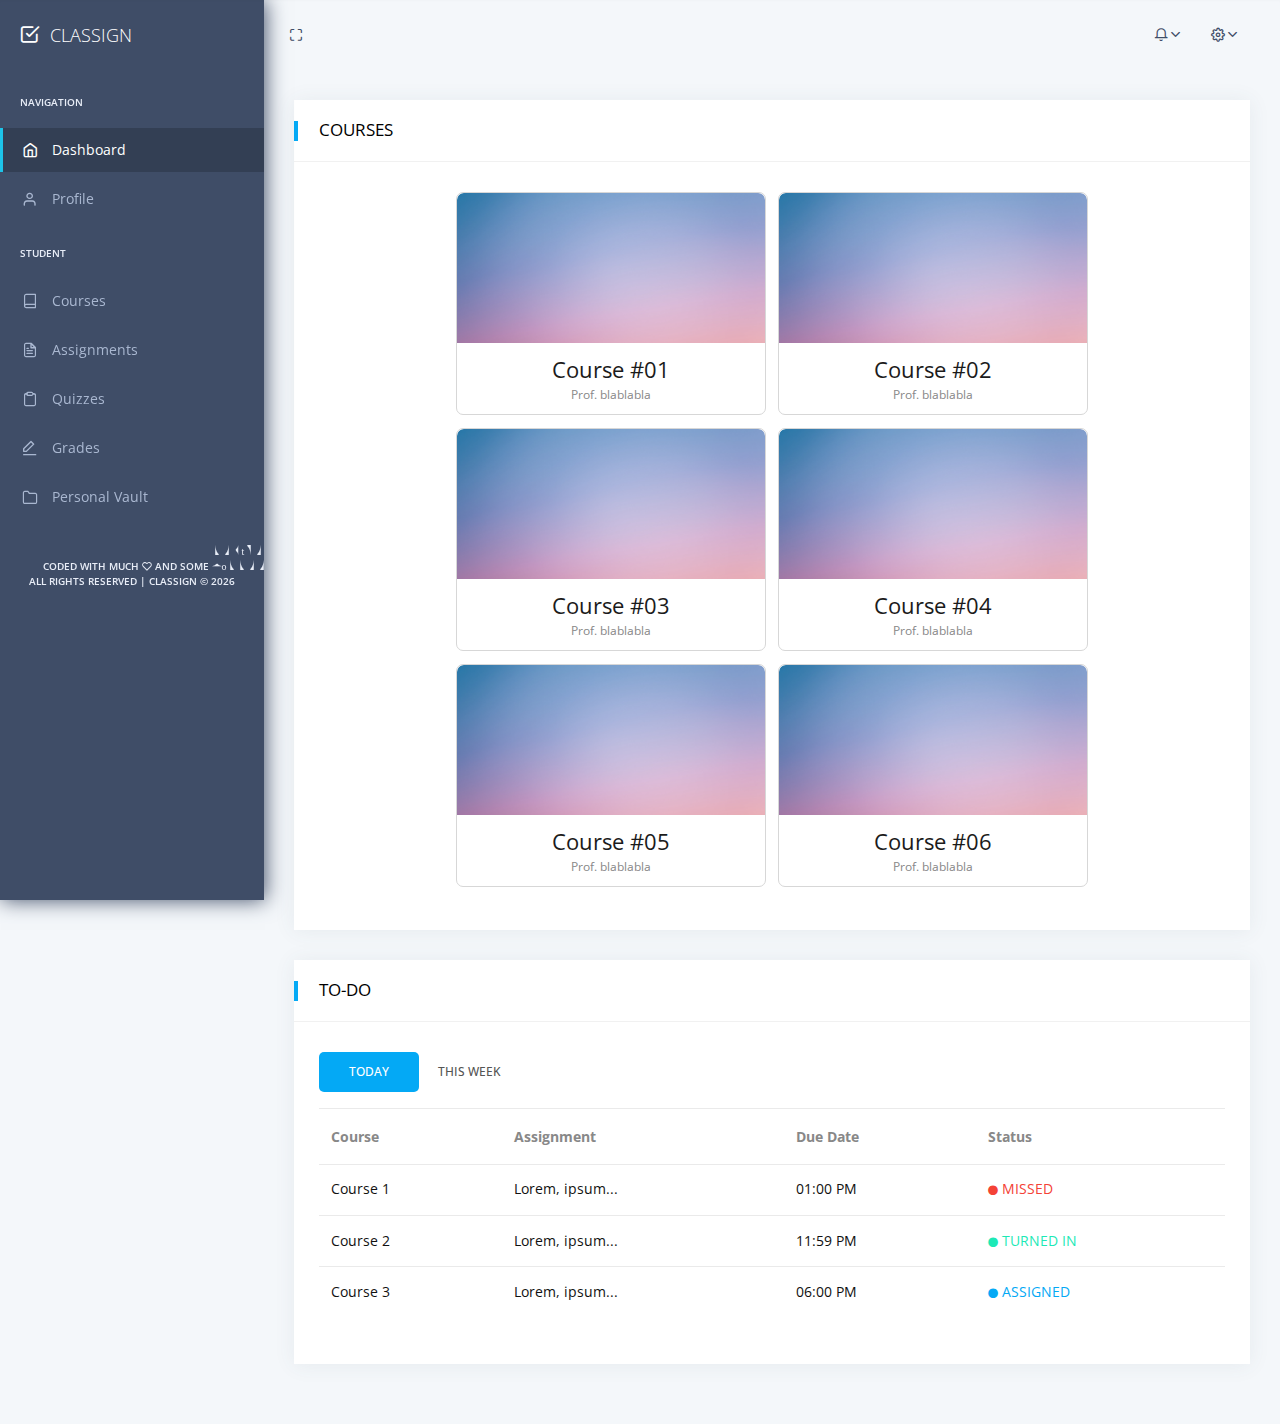
<file: src/index.html>
<!DOCTYPE html>
<html lang="en">

<head>
    <title>CLASSIGN</title>
    <!--[if lt IE 11]>
		<script src="https://oss.maxcdn.com/libs/html5shiv/3.7.0/html5shiv.js"></script>
		<script src="https://oss.maxcdn.com/libs/respond.js/1.4.2/respond.min.js"></script>
		<![endif]-->
    <!-- Meta -->
    <meta charset="utf-8">
    <meta name="viewport" content="width=device-width, initial-scale=1.0, user-scalable=0, minimal-ui">
    <meta http-equiv="X-UA-Compatible" content="IE=edge" />
    <meta name="description" content="" />
    <meta name="keywords" content=""/>
    <meta name="author" content="CLASSIGN"/>

    <!-- Favicon icon -->
    <link rel="icon" href="assets/images/fav.png" type="image/x-icon">
    <!-- fontawesome icon -->
    <link rel="stylesheet" href="assets/fonts/fontawesome/css/fontawesome-all.min.css">
    <!-- animation css -->
    <link rel="stylesheet" href="assets/plugins/animation/css/animate.min.css">
    <!-- vendor css -->
    <link rel="stylesheet" href="assets/css/style.css">
    <!-- extra icons -->
    <script src="assets/js/iconify.min.js"></script>

</head>

<body>
    <!-- [ Pre-loader ] start -->
    <div class="loader-bg">
        <div class="loader-track">
            <div class="loader-fill"></div>
        </div>
    </div>
    <!-- [ Pre-loader ] End -->
    <!-- [ navigation menu ] start -->
    <nav class="pcoded-navbar">
        <div class="navbar-wrapper">
            <div class="navbar-brand header-logo">
                <a href="index.html" class="b-brand">
                    <div style="color: #fff;">
                        <i class="feather icon-check-square"></i>
                    </div>
                    <span class="b-title">CLASSIGN</span>
                </a>
                <!-- <a class="mobile-menu" id="mobile-collapse" href="javascript:"><span></span></a> -->
            </div>
            <div class="navbar-content scroll-div">
                <ul class="nav pcoded-inner-navbar">
                    <li class="nav-item pcoded-menu-caption">
                        <label>Navigation</label>
                    </li>
                    <li data-username="" class="nav-item active">
                        <a href="#" class="nav-link "><span class="pcoded-micon"><i class="feather icon-home"></i></span><span class="pcoded-mtext">Dashboard</span></a>
                    </li>
                    <li data-username="" class="nav-item">
                        <a href="#" class="nav-link "><span class="pcoded-micon"><i class="feather icon-user"></i></span><span class="pcoded-mtext">Profile</span></a>
                    </li>
                    <li class="nav-item pcoded-menu-caption">
                        <label>Student</label>
                    </li>
                    <li data-username="" class="nav-item">
                        <a href="#" class="nav-link "><span class="pcoded-micon"><i class="feather icon-book"></i></span><span class="pcoded-mtext">Courses</span></a>
                    </li>
                    <li data-username="" class="nav-item">
                        <a href="#" class="nav-link "><span class="pcoded-micon"><i class="feather icon-file-text"></i></span><span class="pcoded-mtext">Assignments</span></a>
                    </li>
                    <li data-username="" class="nav-item">
                        <a href="#" class="nav-link "><span class="pcoded-micon"><i class="feather icon-clipboard"></i></span><span class="pcoded-mtext">Quizzes</span></a>
                    </li>
                    <li data-username="" class="nav-item">
                        <a href="#" class="nav-link "><span class="pcoded-micon"><i class="feather icon-edit-1"></i></span><span class="pcoded-mtext">Grades</span></a>
                    </li>
                    <li data-username="" class="nav-item">
                        <a href="#" class="nav-link "><span class="pcoded-micon"><i class="feather icon-folder"></i></span><span class="pcoded-mtext">Personal Vault</span></a>
                    </li>
                    <li class="nav-item pcoded-menu-caption" style="text-align: center;">
                        <label>Coded with much <i class="feather icon-heart"></i> and some <span class="iconify" data-icon="feather-coffee" data-inline="false"></span><br>All Rights Reserved | CLASSIGN &copy; <script>document.write(new Date().getFullYear());</script></label>
                    </li>
                </ul>
            </div>
        </div>
    </nav>
    <!-- [ navigation menu ] end -->

    <!-- [ Header ] start -->
    <header class="navbar pcoded-header navbar-expand-lg navbar-light">
        <div class="m-header">
            <a class="mobile-menu" id="mobile-collapse1" href="javascript:"><span></span></a>
            <a href="index.html" class="b-brand">
                   <div style="color: #fff;">
                       <i class="feather icon-check-square"></i>
                   </div>
                   <span class="b-title">CLASSIGN</span>
               </a>
        </div>
        <a class="mobile-menu" id="mobile-header" href="javascript:">
            <i class="feather icon-more-horizontal"></i>
        </a>
        <div class="collapse navbar-collapse">
            <ul class="navbar-nav mr-auto">
                <li><a href="javascript:" class="full-screen" onclick="javascript:toggleFullScreen()"><i class="feather icon-maximize"></i></a></li>
            </ul>
            <ul class="navbar-nav ml-auto">
                <li>
                    <div class="dropdown">
                        <a class="dropdown-toggle" href="javascript:" data-toggle="dropdown"><i class="icon feather icon-bell"></i></a>
                        <div class="dropdown-menu dropdown-menu-right notification">
                            <div class="noti-head">
                                <h6 class="d-inline-block m-b-0">Notifications</h6>
                                <div class="float-right">
                                    <a href="javascript:" class="m-r-10">mark as read</a>
                                    <a href="javascript:">clear all</a>
                                </div>
                            </div>
                            <ul class="noti-body">
                                <li class="n-title">
                                    <p class="m-b-0">NEW</p>
                                </li>
                                <li class="notification">
                                    <div class="media">
                                        <img class="img-radius" src="assets/images/user/avatar-1.jpg" alt="Generic placeholder image">
                                        <div class="media-body">
                                            <p><strong>John Doe</strong><span class="n-time text-muted"><i class="icon feather icon-clock m-r-10"></i>30 min</span></p>
                                            <p>Lorem ipsum dolor</p>
                                        </div>
                                    </div>
                                </li>
                                <li class="n-title">
                                    <p class="m-b-0">EARLIER</p>
                                </li>
                                <li class="notification">
                                    <div class="media">
                                        <img class="img-radius" src="assets/images/user/avatar-2.jpg" alt="Generic placeholder image">
                                        <div class="media-body">
                                            <p><strong>Joseph William</strong><span class="n-time text-muted"><i class="icon feather icon-clock m-r-10"></i>30 min</span></p>
                                            <p>Lorem ipsum dolor</p>
                                        </div>
                                    </div>
                                </li>
                                <li class="notification">
                                    <div class="media">
                                        <img class="img-radius" src="assets/images/user/avatar-3.jpg" alt="Generic placeholder image">
                                        <div class="media-body">
                                            <p><strong>Sara Soudein</strong><span class="n-time text-muted"><i class="icon feather icon-clock m-r-10"></i>30 min</span></p>
                                            <p>Lorem ipsum dolor</p>
                                        </div>
                                    </div>
                                </li>
                            </ul>
                            <div class="noti-footer">
                                <a href="javascript:">show all</a>
                            </div>
                        </div>
                    </div>
                </li>
                <li>
                    <div class="dropdown drp-user">
                        <a href="javascript:" class="dropdown-toggle" data-toggle="dropdown">
                            <i class="icon feather icon-settings"></i>
                        </a>
                        <div class="dropdown-menu dropdown-menu-right profile-notification">
                            <div class="pro-head">
                                <img src="assets/images/user/avatar-1.jpg" class="img-radius" alt="User-Profile-Image">
                                <span>John Doe</span>
                                <a href="login.html" class="dud-logout" title="Logout">
                                    <i class="feather icon-log-out"></i>
                                </a>
                            </div>
                            <ul class="pro-body">
                                <li><a href="javascript:" class="dropdown-item"><i class="feather icon-settings"></i> Settings</a></li>
                                <li><a href="javascript:" class="dropdown-item"><i class="feather icon-user"></i> Profile</a></li>
                                <li><a href="message.html" class="dropdown-item"><i class="feather icon-mail"></i> My Messages</a></li>
                                <li><a href="login.html" class="dropdown-item"><i class="feather icon-lock"></i> Lock Screen</a></li>
                            </ul>
                        </div>
                    </div>
                </li>
            </ul>
        </div>
    </header>
    <!-- [ Header ] end -->

    <!-- [ Main Content ] start -->
    <div class="pcoded-main-container">
        <div class="pcoded-wrapper">
            <div class="pcoded-content">
                <div class="pcoded-inner-content">
                    <!-- [ breadcrumb ] start -->

                    <!-- [ breadcrumb ] end -->
                    <div class="main-body">
                        <div class="page-wrapper">
                            <!-- [ Main Content ] start -->

                            <div class="row">
                                <div class="col-xl-12">
                                    <div class="card">
                                        <div class="card-header">
                                            <h5>COURSES</h5>
                                            <!-- <span class="d-block m-t-5">SomeText <code>some-text</code> SomeText</span> -->
                                        </div>
                                        <div class="card-block" style="text-align: center;">
                                            <div class="crs-card mx-1 mb-2" style="display: inline-block;">
                                                <div class="crs-card-top-half">
                                                </div>
                                                <div class="crs-card-bottom-half">
                                                    <div class="crs-card-title">Course #01</div>
                                                    <div class="crs-card-subtitle">
                                                        Prof. blablabla
                                                    </div>
                                                </div>
                                            </div>
                                            <div class="crs-card mx-1 mb-2" style="display: inline-block;">
                                                <div class="crs-card-top-half">
                                                </div>
                                                <div class="crs-card-bottom-half">
                                                    <div class="crs-card-title">Course #02</div>
                                                    <div class="crs-card-subtitle">
                                                        Prof. blablabla
                                                    </div>
                                                </div>
                                            </div>
                                            <div class="crs-card mx-1 mb-2" style="display: inline-block;">
                                                <div class="crs-card-top-half">
                                                </div>
                                                <div class="crs-card-bottom-half">
                                                    <div class="crs-card-title">Course #03</div>
                                                    <div class="crs-card-subtitle">
                                                        Prof. blablabla
                                                    </div>
                                                </div>
                                            </div>
                                            <div class="crs-card mx-1 mb-2" style="display: inline-block;">
                                                <div class="crs-card-top-half">
                                                </div>
                                                <div class="crs-card-bottom-half">
                                                    <div class="crs-card-title">Course #04</div>
                                                    <div class="crs-card-subtitle">
                                                        Prof. blablabla
                                                    </div>
                                                </div>
                                            </div>
                                            <div class="crs-card mx-1 mb-2" style="display: inline-block;">
                                                <div class="crs-card-top-half">
                                                </div>
                                                <div class="crs-card-bottom-half">
                                                    <div class="crs-card-title">Course #05</div>
                                                    <div class="crs-card-subtitle">
                                                        Prof. blablabla
                                                    </div>
                                                </div>
                                            </div>
                                            <div class="crs-card mx-1 mb-2" style="display: inline-block;">
                                                <div class="crs-card-top-half">
                                                </div>
                                                <div class="crs-card-bottom-half">
                                                    <div class="crs-card-title">Course #06</div>
                                                    <div class="crs-card-subtitle">
                                                        Prof. blablabla
                                                    </div>
                                                </div>
                                            </div>
                                        </div>
                                    </div>
                                </div>
                            </div>

                            <div class="row">

                                <div class="col-xl-12">
                                    <div class="card">
                                        <div class="card-header">
                                            <h5>TO-DO</h5>
                                            <!-- <span class="d-block m-t-5">SomeText <code>some-text</code> SomeText</span> -->
                                        </div>
                                        <div class="card-block table-border-style">
                                            <ul class="nav nav-pills mb-3" id="pills-tab" role="tablist" style="padding: 0;">
                                                <li class="nav-item">
                                                    <a class="nav-link active show" id="today-pill" data-toggle="pill" href="#today" role="tab" aria-controls="today" aria-selected="true">Today</a>
                                                </li>
                                                <li class="nav-item">
                                                    <a class="nav-link" id="week-pill" data-toggle="pill" href="#week" role="tab" aria-controls="week" aria-selected="false">This Week</a>
                                                </li>
                                            </ul>
                                            <div class="tab-content" id="pills-tabContent" style="padding: 0;">
                                                <div class="tab-pane fade active show" id="today" role="tabpanel" aria-labelledby="today-tab">
                                                    <div class="table-responsive">
                                                        <table class="table table-hover">
                                                            <thead>
                                                                <tr>
                                                                    <th>Course</th>
                                                                    <th>Assignment</th>
                                                                    <th>Due Date</th>
                                                                    <th>Status</th>
                                                                </tr>
                                                            </thead>
                                                            <tbody>
                                                                <tr>
                                                                    <td>
                                                                        <h6 class="m-0">Course 1</h6>
                                                                    </td>
                                                                    <td>
                                                                        <h6 class="m-0">Lorem, ipsum...</h6>
                                                                    </td>
                                                                    <td>
                                                                        <h6 class="m-0">01:00 PM</h6>
                                                                    </td>
                                                                    <td>
                                                                        <h6 class="m-0 text-c-red"><i class="fas fa-circle text-c-red f-10"></i> MISSED</h6>
                                                                    </td>
                                                                </tr>
        
                                                                <tr>
                                                                    <td>
                                                                        <h6 class="m-0">Course 2</h6>
                                                                    </td>
                                                                    <td>
                                                                        <h6 class="m-0">Lorem, ipsum...</h6>
                                                                    </td>
                                                                    <td>
                                                                        <h6 class="m-0">11:59 PM</h6>
                                                                    </td>
                                                                    <td>
                                                                        <h6 class="m-0 text-c-green"><i class="fas fa-circle text-c-green f-10"></i> TURNED IN</h6>
                                                                    </td>
                                                                </tr>
        
                                                                <tr>
                                                                    <td>
                                                                        <h6 class="m-0">Course 3</h6>
                                                                    </td>
                                                                    <td>
                                                                        <h6 class="m-0">Lorem, ipsum...</h6>
                                                                    </td>
                                                                    <td>
                                                                        <h6 class="m-0">06:00 PM</h6>
                                                                    </td>
                                                                    <td>
                                                                        <h6 class="m-0 text-c-blue"><i class="fas fa-circle text-c-blue f-10"></i> ASSIGNED</h6>
                                                                    </td>
                                                                </tr>
                                                            </tbody>
                                                        </table>
                                                    </div>
                                                </div>
                                                <div class="tab-pane fade" id="week" role="tabpanel" aria-labelledby="week-tab">
                                                    <div class="table-responsive">
                                                        <table class="table table-hover">
                                                            <thead>
                                                                <tr>
                                                                    <th>Course</th>
                                                                    <th>Assignment</th>
                                                                    <th>Due Date</th>
                                                                    <th>Status</th>
                                                                </tr>
                                                            </thead>
                                                            <tbody>
                                                                <tr>
                                                                    <td>
                                                                        <h6 class="m-0">Course 1</h6>
                                                                    </td>
                                                                    <td>
                                                                        <h6 class="m-0">Lorem, ipsum...</h6>
                                                                    </td>
                                                                    <td>
                                                                        <h6 class="m-0">TODAY</h6>
                                                                    </td>
                                                                    <td>
                                                                        <h6 class="m-0 text-c-red"><i class="fas fa-circle text-c-red f-10"></i> MISSED</h6>
                                                                    </td>
                                                                </tr>
        
                                                                <tr>
                                                                    <td>
                                                                        <h6 class="m-0">Course 2</h6>
                                                                    </td>
                                                                    <td>
                                                                        <h6 class="m-0">Lorem, ipsum...</h6>
                                                                    </td>
                                                                    <td>
                                                                        <h6 class="m-0">TODAY</h6>
                                                                    </td>
                                                                    <td>
                                                                        <h6 class="m-0 text-c-green"><i class="fas fa-circle text-c-green f-10"></i> TURNED IN</h6>
                                                                    </td>
                                                                </tr>
        
                                                                <tr>
                                                                    <td>
                                                                        <h6 class="m-0">Course 3</h6>
                                                                    </td>
                                                                    <td>
                                                                        <h6 class="m-0">Lorem, ipsum...</h6>
                                                                    </td>
                                                                    <td>
                                                                        <h6 class="m-0">TOMORROW</h6>
                                                                    </td>
                                                                    <td>
                                                                        <h6 class="m-0 text-c-blue"><i class="fas fa-circle text-c-blue f-10"></i> ASSIGNED</h6>
                                                                    </td>
                                                                </tr>

                                                                <tr>
                                                                    <td>
                                                                        <h6 class="m-0">Course 4</h6>
                                                                    </td>
                                                                    <td>
                                                                        <h6 class="m-0">Lorem, ipsum...</h6>
                                                                    </td>
                                                                    <td>
                                                                        <h6 class="m-0">THURSDAY</h6>
                                                                    </td>
                                                                    <td>
                                                                        <h6 class="m-0 text-c-blue"><i class="fas fa-circle text-c-blue f-10"></i> ASSIGNED</h6>
                                                                    </td>
                                                                </tr>

                                                                <tr>
                                                                    <td>
                                                                        <h6 class="m-0">Course 5</h6>
                                                                    </td>
                                                                    <td>
                                                                        <h6 class="m-0">Lorem, ipsum...</h6>
                                                                    </td>
                                                                    <td>
                                                                        <h6 class="m-0">FRIDAY</h6>
                                                                    </td>
                                                                    <td>
                                                                        <h6 class="m-0 text-c-blue"><i class="fas fa-circle text-c-blue f-10"></i> ASSIGNED</h6>
                                                                    </td>
                                                                </tr>

                                                                <tr>
                                                                    <td>
                                                                        <h6 class="m-0">Course 6</h6>
                                                                    </td>
                                                                    <td>
                                                                        <h6 class="m-0">Lorem, ipsum...</h6>
                                                                    </td>
                                                                    <td>
                                                                        <h6 class="m-0">06:00 PM</h6>
                                                                    </td>
                                                                    <td>
                                                                        <h6 class="m-0 text-c-blue"><i class="fas fa-circle text-c-blue f-10"></i> ASSIGNED</h6>
                                                                    </td>
                                                                </tr>
                                                            </tbody>
                                                        </table>
                                                    </div>
                                                </div>
                                            </div>
                                        </div>
                                    </div>
                                </div>

                            </div>
                            <!-- [ Main Content ] end -->
                        </div>
                    </div>
                </div>
            </div>
        </div>
    </div>
    <!-- [ Main Content ] end -->

    <!-- Warning Section Starts -->
    <!-- Older IE warning message -->
    <!--[if lt IE 11]>
        <div class="ie-warning">
            <h1>Warning!!</h1>
            <p>You are using an outdated version of Internet Explorer, please upgrade
               <br/>to any of the following web browsers to access this website.
            </p>
            <div class="iew-container">
                <ul class="iew-download">
                    <li>
                        <a href="http://www.google.com/chrome/">
                            <img src="assets/images/browser/chrome.png" alt="Chrome">
                            <div>Chrome</div>
                        </a>
                    </li>
                    <li>
                        <a href="https://www.mozilla.org/en-US/firefox/new/">
                            <img src="assets/images/browser/firefox.png" alt="Firefox">
                            <div>Firefox</div>
                        </a>
                    </li>
                    <li>
                        <a href="http://www.opera.com">
                            <img src="assets/images/browser/opera.png" alt="Opera">
                            <div>Opera</div>
                        </a>
                    </li>
                    <li>
                        <a href="https://www.apple.com/safari/">
                            <img src="assets/images/browser/safari.png" alt="Safari">
                            <div>Safari</div>
                        </a>
                    </li>
                    <li>
                        <a href="http://windows.microsoft.com/en-us/internet-explorer/download-ie">
                            <img src="assets/images/browser/ie.png" alt="">
                            <div>IE (11 & above)</div>
                        </a>
                    </li>
                </ul>
            </div>
            <p>Sorry for the inconvenience!</p>
        </div>
    <![endif]-->
    <!-- Warning Section Ends -->

    <!-- Required Js -->
<script src="assets/js/vendor-all.min.js"></script>
	<script src="assets/plugins/bootstrap/js/bootstrap.min.js"></script>
    <script src="assets/js/pcoded.min.js"></script>

</body>
</html>
</file>
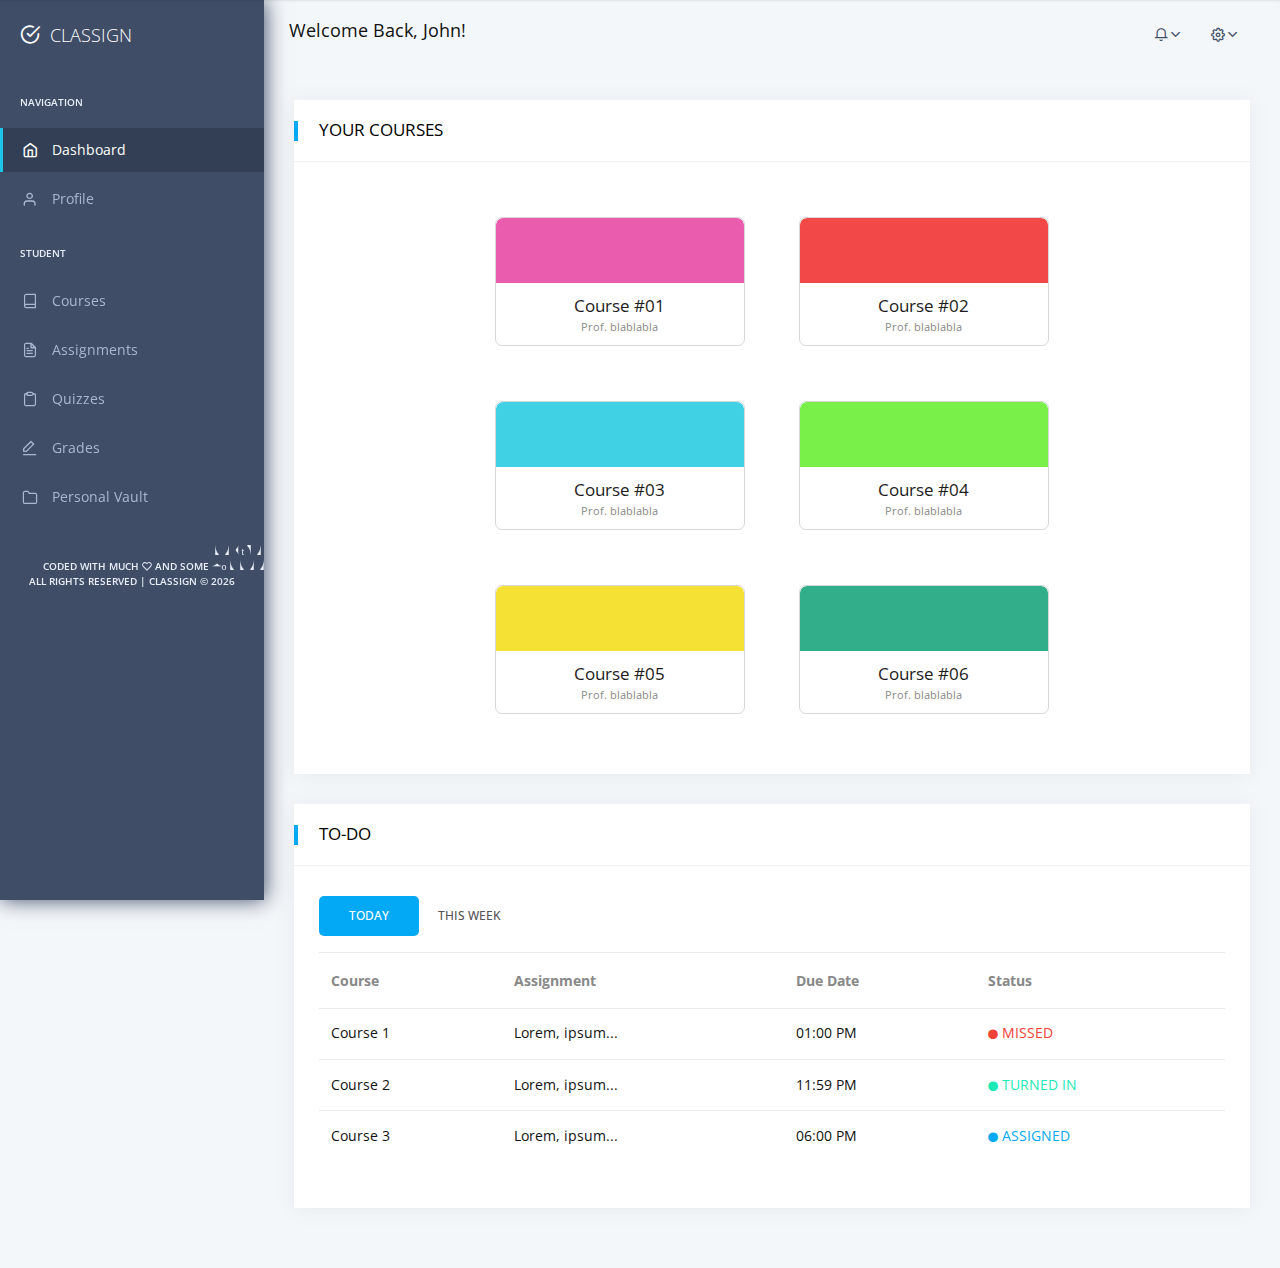
<file: classign/src/index.html>
<!DOCTYPE html>
<html lang="en">

<head>
    <title>CLASSIGN</title>
    <!--[if lt IE 11]>
		<script src="https://oss.maxcdn.com/libs/html5shiv/3.7.0/html5shiv.js"></script>
		<script src="https://oss.maxcdn.com/libs/respond.js/1.4.2/respond.min.js"></script>
		<![endif]-->
    <!-- Meta -->
    <meta charset="utf-8">
    <meta name="viewport" content="width=device-width, initial-scale=1.0, user-scalable=0, minimal-ui">
    <meta http-equiv="X-UA-Compatible" content="IE=edge" />
    <meta name="description" content="" />
    <meta name="keywords" content=""/>
    <meta name="author" content="CLASSIGN"/>

    <!-- Favicon icon -->
    <link rel="icon" href="assets/images/fav.png" type="image/x-icon">
    <!-- fontawesome icon -->
    <link rel="stylesheet" href="assets/fonts/fontawesome/css/fontawesome-all.min.css">
    <!-- animation css -->
    <link rel="stylesheet" href="assets/plugins/animation/css/animate.min.css">
    <!-- vendor css -->
    <link rel="stylesheet" href="assets/css/style.css">
    <!-- extra icons -->
    <script src="assets/js/iconify.min.js"></script>

</head>

<body>
    <!-- [ Pre-loader ] start -->
    <div class="loader-bg">
        <div class="loader-track">
            <div class="loader-fill"></div>
        </div>
    </div>
    <!-- [ Pre-loader ] End -->
    <!-- [ navigation menu ] start -->
    <nav class="pcoded-navbar">
        <div class="navbar-wrapper">
            <div class="navbar-brand header-logo">
                <a href="index.html" class="b-brand">
                    <div style="color: #fff;">
                        <i class="feather icon-check-circle"></i>
                    </div>
                    <span class="b-title">CLASSIGN</span>
                </a>
                <!-- <a class="mobile-menu" id="mobile-collapse" href="javascript:"><span></span></a> -->
            </div>
            <div class="navbar-content scroll-div">
                <ul class="nav pcoded-inner-navbar">
                    <li class="nav-item pcoded-menu-caption">
                        <label>Navigation</label>
                    </li>
                    <li data-username="" class="nav-item active">
                        <a href="#" class="nav-link "><span class="pcoded-micon"><i class="feather icon-home"></i></span><span class="pcoded-mtext">Dashboard</span></a>
                    </li>
                    <li data-username="" class="nav-item">
                        <a href="#" class="nav-link "><span class="pcoded-micon"><i class="feather icon-user"></i></span><span class="pcoded-mtext">Profile</span></a>
                    </li>
                    <li class="nav-item pcoded-menu-caption">
                        <label>Student</label>
                    </li>
                    <li data-username="" class="nav-item">
                        <a href="#" class="nav-link "><span class="pcoded-micon"><i class="feather icon-book"></i></span><span class="pcoded-mtext">Courses</span></a>
                    </li>
                    <li data-username="" class="nav-item">
                        <a href="#" class="nav-link "><span class="pcoded-micon"><i class="feather icon-file-text"></i></span><span class="pcoded-mtext">Assignments</span></a>
                    </li>
                    <li data-username="" class="nav-item">
                        <a href="#" class="nav-link "><span class="pcoded-micon"><i class="feather icon-clipboard"></i></span><span class="pcoded-mtext">Quizzes</span></a>
                    </li>
                    <li data-username="" class="nav-item">
                        <a href="#" class="nav-link "><span class="pcoded-micon"><i class="feather icon-edit-1"></i></span><span class="pcoded-mtext">Grades</span></a>
                    </li>
                    <li data-username="" class="nav-item">
                        <a href="#" class="nav-link "><span class="pcoded-micon"><i class="feather icon-folder"></i></span><span class="pcoded-mtext">Personal Vault</span></a>
                    </li>
                    <li class="nav-item pcoded-menu-caption" style="text-align: center;">
                        <label>Coded with much <i class="feather icon-heart"></i> and some <span class="iconify" data-icon="feather-coffee" data-inline="false"></span><br>All Rights Reserved | CLASSIGN &copy; <script>document.write(new Date().getFullYear());</script></label>
                    </li>
                </ul>
            </div>
        </div>
    </nav>
    <!-- [ navigation menu ] end -->

    <!-- [ Header ] start -->
    <header class="navbar pcoded-header navbar-expand-lg navbar-light">
        <div class="m-header">
            <a class="mobile-menu" id="mobile-collapse1" href="javascript:"><span></span></a>
            <a href="index.html" class="b-brand">
                   <div style="color: #fff;">
                       <i class="feather icon-check-circle"></i>
                   </div>
                   <span class="b-title">CLASSIGN</span>
               </a>
        </div>
        <a class="mobile-menu" id="mobile-header" href="javascript:">
            <i class="feather icon-more-horizontal"></i>
        </a>
        <div class="collapse navbar-collapse">
            <ul class="navbar-nav mr-auto">
                <!-- <li><a href="javascript:" class="full-screen" onclick="javascript:toggleFullScreen()"><i class="feather icon-maximize"></i></a></li> -->
                <li><h5 style="vertical-align: middle;">Welcome Back, John!</h5></li>
            </ul>
            <ul class="navbar-nav ml-auto">
                <li>
                    <div class="dropdown">
                        <a class="dropdown-toggle" href="javascript:" data-toggle="dropdown"><i class="icon feather icon-bell"></i></a>
                        <div class="dropdown-menu dropdown-menu-right notification">
                            <div class="noti-head">
                                <h6 class="d-inline-block m-b-0">Notifications</h6>
                                <div class="float-right">
                                    <a href="javascript:" class="m-r-10">mark as read</a>
                                    <a href="javascript:">clear all</a>
                                </div>
                            </div>
                            <ul class="noti-body">
                                <li class="n-title">
                                    <p class="m-b-0">NEW</p>
                                </li>
                                <li class="notification">
                                    <div class="media">
                                        <img class="img-radius" src="assets/images/user/avatar-1.jpg" alt="Generic placeholder image">
                                        <div class="media-body">
                                            <p><strong>John Doe</strong><span class="n-time text-muted"><i class="icon feather icon-clock m-r-10"></i>30 min</span></p>
                                            <p>Lorem ipsum dolor</p>
                                        </div>
                                    </div>
                                </li>
                                <li class="n-title">
                                    <p class="m-b-0">EARLIER</p>
                                </li>
                                <li class="notification">
                                    <div class="media">
                                        <img class="img-radius" src="assets/images/user/avatar-2.jpg" alt="Generic placeholder image">
                                        <div class="media-body">
                                            <p><strong>Joseph William</strong><span class="n-time text-muted"><i class="icon feather icon-clock m-r-10"></i>30 min</span></p>
                                            <p>Lorem ipsum dolor</p>
                                        </div>
                                    </div>
                                </li>
                                <li class="notification">
                                    <div class="media">
                                        <img class="img-radius" src="assets/images/user/avatar-3.jpg" alt="Generic placeholder image">
                                        <div class="media-body">
                                            <p><strong>Sara Soudein</strong><span class="n-time text-muted"><i class="icon feather icon-clock m-r-10"></i>30 min</span></p>
                                            <p>Lorem ipsum dolor</p>
                                        </div>
                                    </div>
                                </li>
                            </ul>
                            <div class="noti-footer">
                                <a href="javascript:">show all</a>
                            </div>
                        </div>
                    </div>
                </li>
                <li>
                    <div class="dropdown drp-user">
                        <a href="javascript:" class="dropdown-toggle" data-toggle="dropdown">
                            <i class="icon feather icon-settings"></i>
                        </a>
                        <div class="dropdown-menu dropdown-menu-right profile-notification">
                            <div class="pro-head">
                                <img src="assets/images/user/avatar-1.jpg" class="img-radius" alt="User-Profile-Image">
                                <span>John Doe</span>
                                <a href="login.html" class="dud-logout" title="Logout">
                                    <i class="feather icon-log-out"></i>
                                </a>
                            </div>
                            <ul class="pro-body">
                                <li><a href="javascript:" class="dropdown-item"><i class="feather icon-settings"></i> Settings</a></li>
                                <li><a href="javascript:" class="dropdown-item"><i class="feather icon-user"></i> Profile</a></li>
                                <li><a href="message.html" class="dropdown-item"><i class="feather icon-mail"></i> My Messages</a></li>
                                <li><a href="login.html" class="dropdown-item"><i class="feather icon-lock"></i> Lock Screen</a></li>
                            </ul>
                        </div>
                    </div>
                </li>
            </ul>
        </div>
    </header>
    <!-- [ Header ] end -->

    <!-- [ Main Content ] start -->
    <div class="pcoded-main-container">
        <div class="pcoded-wrapper">
            <div class="pcoded-content">
                <div class="pcoded-inner-content">
                    <!-- [ breadcrumb ] start -->

                    <!-- [ breadcrumb ] end -->
                    <div class="main-body">
                        <div class="page-wrapper">
                            <!-- [ Main Content ] start -->

                            <div class="row">
                                <div class="col-xl-12">
                                    <div class="card">
                                        <div class="card-header">
                                            <h5>YOUR COURSES</h5>
                                            <!-- <span class="d-block m-t-5">SomeText <code>some-text</code> SomeText</span> -->
                                        </div>
                                        <div class="card-block" style="text-align: center;">
                                            <div class="crs-card" style="display: inline-block;">
                                                <div class="crs-card-top-half" style="background-color: #e95cae;">
                                                </div>
                                                <div class="crs-card-bottom-half">
                                                    <div class="crs-card-title">Course #01</div>
                                                    <div class="crs-card-subtitle">
                                                        Prof. blablabla
                                                    </div>
                                                </div>
                                            </div>
                                            <div class="crs-card" style="display: inline-block;">
                                                <div class="crs-card-top-half" style="background-color: #f34848;">
                                                </div>
                                                <div class="crs-card-bottom-half">
                                                    <div class="crs-card-title">Course #02</div>
                                                    <div class="crs-card-subtitle">
                                                        Prof. blablabla
                                                    </div>
                                                </div>
                                            </div>
                                            <div class="crs-card" style="display: inline-block;">
                                                <div class="crs-card-top-half" style="background-color: #41d1e4;">
                                                </div>
                                                <div class="crs-card-bottom-half">
                                                    <div class="crs-card-title">Course #03</div>
                                                    <div class="crs-card-subtitle">
                                                        Prof. blablabla
                                                    </div>
                                                </div>
                                            </div>
                                            <div class="crs-card" style="display: inline-block;">
                                                <div class="crs-card-top-half" style="background-color: #78f049;">
                                                </div>
                                                <div class="crs-card-bottom-half">
                                                    <div class="crs-card-title">Course #04</div>
                                                    <div class="crs-card-subtitle">
                                                        Prof. blablabla
                                                    </div>
                                                </div>
                                            </div>
                                            <div class="crs-card" style="display: inline-block;">
                                                <div class="crs-card-top-half" style="background-color: #f5e133;">
                                                </div>
                                                <div class="crs-card-bottom-half">
                                                    <div class="crs-card-title">Course #05</div>
                                                    <div class="crs-card-subtitle">
                                                        Prof. blablabla
                                                    </div>
                                                </div>
                                            </div>
                                            <div class="crs-card" style="display: inline-block;">
                                                <div class="crs-card-top-half" style="background-color: #32af8a;">
                                                </div>
                                                <div class="crs-card-bottom-half">
                                                    <div class="crs-card-title">Course #06</div>
                                                    <div class="crs-card-subtitle">
                                                        Prof. blablabla
                                                    </div>
                                                </div>
                                            </div>
                                        </div>
                                    </div>
                                </div>
                            </div>

                            <div class="row">

                                <div class="col-xl-12">
                                    <div class="card">
                                        <div class="card-header">
                                            <h5>TO-DO</h5>
                                            <!-- <span class="d-block m-t-5">SomeText <code>some-text</code> SomeText</span> -->
                                        </div>
                                        <div class="card-block table-border-style">
                                            <ul class="nav nav-pills mb-3" id="pills-tab" role="tablist" style="padding: 0;">
                                                <li class="nav-item">
                                                    <a class="nav-link active show" id="today-pill" data-toggle="pill" href="#today" role="tab" aria-controls="today" aria-selected="true">Today</a>
                                                </li>
                                                <li class="nav-item">
                                                    <a class="nav-link" id="week-pill" data-toggle="pill" href="#week" role="tab" aria-controls="week" aria-selected="false">This Week</a>
                                                </li>
                                            </ul>
                                            <div class="tab-content" id="pills-tabContent" style="padding: 0;">
                                                <div class="tab-pane fade active show" id="today" role="tabpanel" aria-labelledby="today-tab">
                                                    <div class="table-responsive">
                                                        <table class="table table-hover">
                                                            <thead>
                                                                <tr>
                                                                    <th>Course</th>
                                                                    <th>Assignment</th>
                                                                    <th>Due Date</th>
                                                                    <th>Status</th>
                                                                </tr>
                                                            </thead>
                                                            <tbody>
                                                                <tr>
                                                                    <td>
                                                                        <h6 class="m-0">Course 1</h6>
                                                                    </td>
                                                                    <td>
                                                                        <h6 class="m-0">Lorem, ipsum...</h6>
                                                                    </td>
                                                                    <td>
                                                                        <h6 class="m-0">01:00 PM</h6>
                                                                    </td>
                                                                    <td>
                                                                        <h6 class="m-0 text-c-red"><i class="fas fa-circle text-c-red f-10"></i> MISSED</h6>
                                                                    </td>
                                                                </tr>
        
                                                                <tr>
                                                                    <td>
                                                                        <h6 class="m-0">Course 2</h6>
                                                                    </td>
                                                                    <td>
                                                                        <h6 class="m-0">Lorem, ipsum...</h6>
                                                                    </td>
                                                                    <td>
                                                                        <h6 class="m-0">11:59 PM</h6>
                                                                    </td>
                                                                    <td>
                                                                        <h6 class="m-0 text-c-green"><i class="fas fa-circle text-c-green f-10"></i> TURNED IN</h6>
                                                                    </td>
                                                                </tr>
        
                                                                <tr>
                                                                    <td>
                                                                        <h6 class="m-0">Course 3</h6>
                                                                    </td>
                                                                    <td>
                                                                        <h6 class="m-0">Lorem, ipsum...</h6>
                                                                    </td>
                                                                    <td>
                                                                        <h6 class="m-0">06:00 PM</h6>
                                                                    </td>
                                                                    <td>
                                                                        <h6 class="m-0 text-c-blue"><i class="fas fa-circle text-c-blue f-10"></i> ASSIGNED</h6>
                                                                    </td>
                                                                </tr>
                                                            </tbody>
                                                        </table>
                                                    </div>
                                                </div>
                                                <div class="tab-pane fade" id="week" role="tabpanel" aria-labelledby="week-tab">
                                                    <div class="table-responsive">
                                                        <table class="table table-hover">
                                                            <thead>
                                                                <tr>
                                                                    <th>Course</th>
                                                                    <th>Assignment</th>
                                                                    <th>Due Date</th>
                                                                    <th>Status</th>
                                                                </tr>
                                                            </thead>
                                                            <tbody>
                                                                <tr>
                                                                    <td>
                                                                        <h6 class="m-0">Course 1</h6>
                                                                    </td>
                                                                    <td>
                                                                        <h6 class="m-0">Lorem, ipsum...</h6>
                                                                    </td>
                                                                    <td>
                                                                        <h6 class="m-0">TODAY</h6>
                                                                    </td>
                                                                    <td>
                                                                        <h6 class="m-0 text-c-red"><i class="fas fa-circle text-c-red f-10"></i> MISSED</h6>
                                                                    </td>
                                                                </tr>
        
                                                                <tr>
                                                                    <td>
                                                                        <h6 class="m-0">Course 2</h6>
                                                                    </td>
                                                                    <td>
                                                                        <h6 class="m-0">Lorem, ipsum...</h6>
                                                                    </td>
                                                                    <td>
                                                                        <h6 class="m-0">TODAY</h6>
                                                                    </td>
                                                                    <td>
                                                                        <h6 class="m-0 text-c-green"><i class="fas fa-circle text-c-green f-10"></i> TURNED IN</h6>
                                                                    </td>
                                                                </tr>
        
                                                                <tr>
                                                                    <td>
                                                                        <h6 class="m-0">Course 3</h6>
                                                                    </td>
                                                                    <td>
                                                                        <h6 class="m-0">Lorem, ipsum...</h6>
                                                                    </td>
                                                                    <td>
                                                                        <h6 class="m-0">TOMORROW</h6>
                                                                    </td>
                                                                    <td>
                                                                        <h6 class="m-0 text-c-blue"><i class="fas fa-circle text-c-blue f-10"></i> ASSIGNED</h6>
                                                                    </td>
                                                                </tr>

                                                                <tr>
                                                                    <td>
                                                                        <h6 class="m-0">Course 4</h6>
                                                                    </td>
                                                                    <td>
                                                                        <h6 class="m-0">Lorem, ipsum...</h6>
                                                                    </td>
                                                                    <td>
                                                                        <h6 class="m-0">THURSDAY</h6>
                                                                    </td>
                                                                    <td>
                                                                        <h6 class="m-0 text-c-blue"><i class="fas fa-circle text-c-blue f-10"></i> ASSIGNED</h6>
                                                                    </td>
                                                                </tr>

                                                                <tr>
                                                                    <td>
                                                                        <h6 class="m-0">Course 5</h6>
                                                                    </td>
                                                                    <td>
                                                                        <h6 class="m-0">Lorem, ipsum...</h6>
                                                                    </td>
                                                                    <td>
                                                                        <h6 class="m-0">FRIDAY</h6>
                                                                    </td>
                                                                    <td>
                                                                        <h6 class="m-0 text-c-blue"><i class="fas fa-circle text-c-blue f-10"></i> ASSIGNED</h6>
                                                                    </td>
                                                                </tr>

                                                                <tr>
                                                                    <td>
                                                                        <h6 class="m-0">Course 6</h6>
                                                                    </td>
                                                                    <td>
                                                                        <h6 class="m-0">Lorem, ipsum...</h6>
                                                                    </td>
                                                                    <td>
                                                                        <h6 class="m-0">06:00 PM</h6>
                                                                    </td>
                                                                    <td>
                                                                        <h6 class="m-0 text-c-blue"><i class="fas fa-circle text-c-blue f-10"></i> ASSIGNED</h6>
                                                                    </td>
                                                                </tr>
                                                            </tbody>
                                                        </table>
                                                    </div>
                                                </div>
                                            </div>
                                        </div>
                                    </div>
                                </div>

                            </div>
                            <!-- [ Main Content ] end -->
                        </div>
                    </div>
                </div>
            </div>
        </div>
    </div>
    <!-- [ Main Content ] end -->

    <!-- [ FOOTER ] start -->
    <!-- <div class="pcoded-main-container">
        <div class="pcoded-wrapper">
            <div class="pcoded-content">
                <div class="pcoded-inner-content">
                    <div class="page-wrapper">
                        <div class="row">
                            <footer class="col-xl-12">
                                <div class="">
                                    <div>Coded with much <i class="feather icon-heart"></i> and some <span class="iconify" data-icon="feather-coffee" data-inline="false"></span></div>
                                    <div>All Rights Reserved | CLASSIGN &copy; <script>document.write(new Date().getFullYear());</script></div>
                                </div>
                            </footer>
                        </div>
                    </div>
                </div>
            </div>
        </div>
    </div> -->
    <!-- [ FOOTER ] end -->

    <!-- Warning Section Starts -->
    <!-- Older IE warning message -->
    <!--[if lt IE 11]>
        <div class="ie-warning">
            <h1>Warning!!</h1>
            <p>You are using an outdated version of Internet Explorer, please upgrade
               <br/>to any of the following web browsers to access this website.
            </p>
            <div class="iew-container">
                <ul class="iew-download">
                    <li>
                        <a href="http://www.google.com/chrome/">
                            <img src="assets/images/browser/chrome.png" alt="Chrome">
                            <div>Chrome</div>
                        </a>
                    </li>
                    <li>
                        <a href="https://www.mozilla.org/en-US/firefox/new/">
                            <img src="assets/images/browser/firefox.png" alt="Firefox">
                            <div>Firefox</div>
                        </a>
                    </li>
                    <li>
                        <a href="http://www.opera.com">
                            <img src="assets/images/browser/opera.png" alt="Opera">
                            <div>Opera</div>
                        </a>
                    </li>
                    <li>
                        <a href="https://www.apple.com/safari/">
                            <img src="assets/images/browser/safari.png" alt="Safari">
                            <div>Safari</div>
                        </a>
                    </li>
                    <li>
                        <a href="http://windows.microsoft.com/en-us/internet-explorer/download-ie">
                            <img src="assets/images/browser/ie.png" alt="">
                            <div>IE (11 & above)</div>
                        </a>
                    </li>
                </ul>
            </div>
            <p>Sorry for the inconvenience!</p>
        </div>
    <![endif]-->
    <!-- Warning Section Ends -->

    <!-- Required Js -->
    <script src="assets/js/vendor-all.min.js"></script>
	<script src="assets/plugins/bootstrap/js/bootstrap.min.js"></script>
    <script src="assets/js/pcoded.min.js"></script>

</body>
</html>
</file>
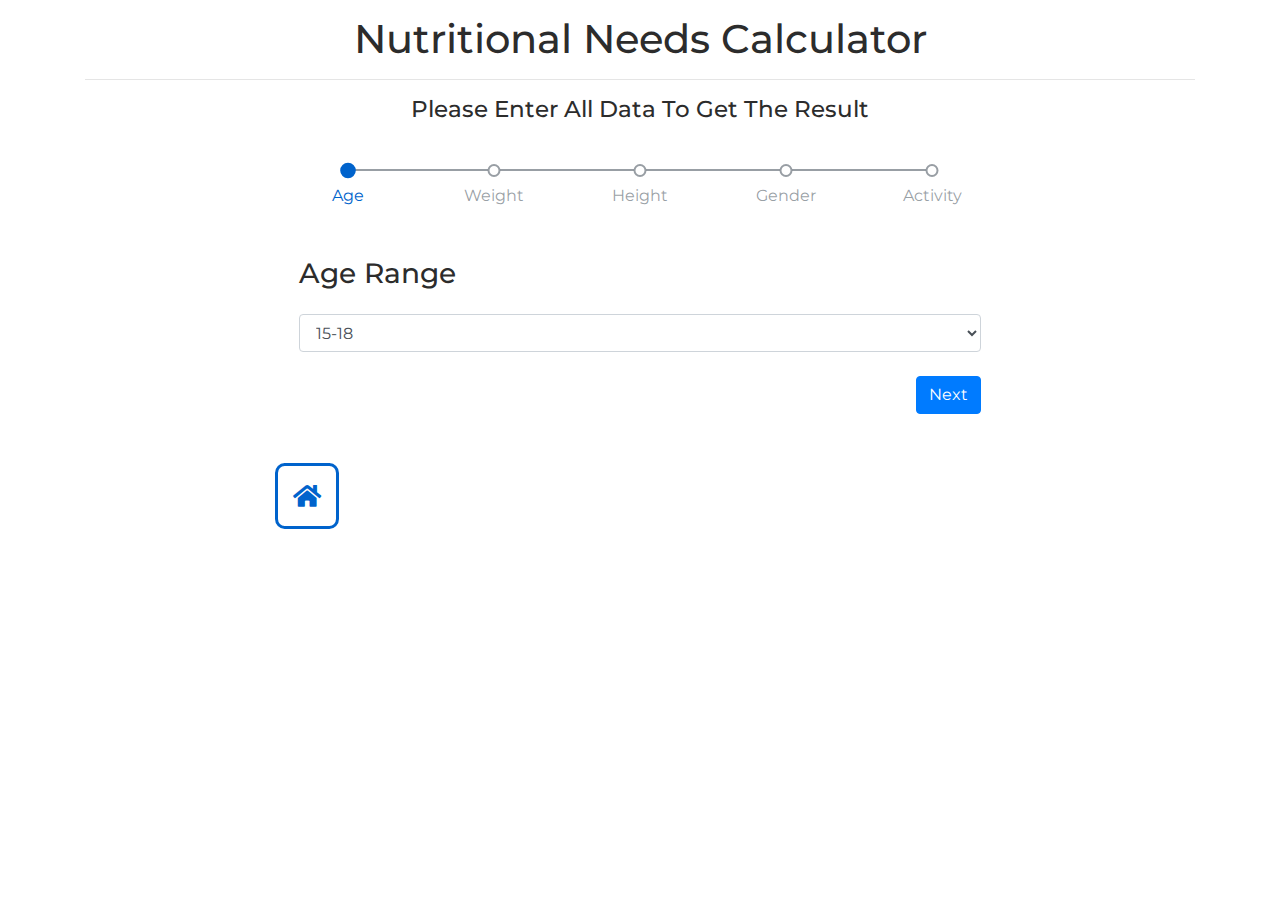
<file: classign/landing/calc/index.html>
<!doctype html>
<html class="no-js" lang="zxx">
  <head>
    <meta charset="utf-8">
    <meta http-equiv="X-UA-Compatible" content="IE=edge">
    <title>FitNet | Nutritional Needs Calculator</title>
    <meta name="author" content="FitNet Ltd.">
    <meta name="description" content="FitNet is The Most Advanced, Integrated Gamification-Based Application to Keep Fit and Be Healthier.">
    <meta name="keywords" content="workout, app, application, mobile, fit, fitness, nutrition, trainer, coach, trainee, train, training, ">
    <!-- <meta name="viewport" content="width=device-width, initial-scale=1, shrink-to-fit=no"> -->
    <meta name="viewport" content="width=device-width, initial-scale=1">
    <link rel="manifest" href="site.webmanifest">
    <meta name="theme-color" content="#0063CC" />
    <link rel="shortcut icon" type="image/x-icon" href="../assets/img/favicon.png">
    <!-- Main: #0063CC -->
    <link rel='stylesheet' href='https://cdnjs.cloudflare.com/ajax/libs/twitter-bootstrap/4.1.3/css/bootstrap.min.css'>
    <link rel="stylesheet" href="./style.css">
    <link rel="stylesheet" href="https://use.fontawesome.com/releases/v5.5.0/css/all.css">
  </head>
  <body>

  <div class="content">
      
    <div class="content__inner">
      <div class="container">
        <h1 style="text-align: center; font-weight: 500;">Nutritional Needs Calculator</h1>
        <hr>
        <h2 class="content__title" style="font-size: 23px;">Please Enter All Data To Get The Result</h2>
      </div>

      <div class="container overflow-hidden">
        <div class="multisteps-form">

          <div class="row">
            <div class="col-12 col-lg-8 ml-auto mr-auto mb-4">
              <div class="multisteps-form__progress">
                <button class="multisteps-form__progress-btn js-active" type="button" title="Age" disabled>Age</button>
                <button class="multisteps-form__progress-btn" type="button" title="Weight" disabled>Weight</button>
                <button class="multisteps-form__progress-btn" type="button" title="Height" disabled>Height</button>
                <button class="multisteps-form__progress-btn" type="button" title="Gender" disabled>Gender</button>
                <button class="multisteps-form__progress-btn" type="button" title="Activity" disabled>Activity</button>
              </div>
            </div>
          </div>

          <div class="row">
            <div class="col-12 col-lg-8 m-auto">
              <form class="multisteps-form__form" action="./res.php" method="post">

                <div class="multisteps-form__panel shadow p-4 rounded bg-white js-active">
                  <h3 class="multisteps-form__title">Age Range</h3>
                  <div class="multisteps-form__content">
                    <div class="form-row mt-4">
                      <div class="col">
                        <select name="age" class="form-control" required>
                          <option value="1">15-18</option>
                          <option value="2">19-20</option>
                          <option value="3">21-25</option>
                        </select>
                      </div>
                    </div>
                    <div class="button-row d-flex mt-4">
                      <button class="btn btn-primary ml-auto js-btn-next" type="button" title="Next">Next</button>
                    </div>
                  </div>
                </div>

                <div class="multisteps-form__panel shadow p-4 rounded bg-white">
                  <h3 class="multisteps-form__title">What's Your Weight?</h3>
                  <div class="multisteps-form__content">
                    <div class="form-row mt-4">
                      <div class="col">
                        <input class="multisteps-form__input form-control" type="number" name="weight" placeholder="Enter Weight in Kg" required>
                      </div>
                    </div>
                    <div class="button-row d-flex mt-4">
                      <button class="btn btn-primary js-btn-prev" type="button" title="Prev">Prev</button>
                      <button class="btn btn-primary ml-auto js-btn-next" type="button" title="Next">Next</button>
                    </div>
                  </div>
                </div>

                <div class="multisteps-form__panel shadow p-4 rounded bg-white">
                  <h3 class="multisteps-form__title">What's Your Height?</h3>
                  <div class="multisteps-form__content">
                    <div class="form-row mt-4">
                      <div class="col">
                        <input class="multisteps-form__input form-control" type="number" name="height" placeholder="Enter Height in cm">
                      </div>
                    </div>
                    <div class="button-row d-flex mt-4">
                      <button class="btn btn-primary js-btn-prev" type="button" title="Prev">Prev</button>
                      <button class="btn btn-primary ml-auto js-btn-next" type="button" title="Next">Next</button>
                    </div>
                  </div>
                </div>

                <div class="multisteps-form__panel shadow p-4 rounded bg-white">
                  <h3 class="multisteps-form__title">What's Your Gender?</h3>
                  <div class="multisteps-form__content">
                    <div class="form-row mt-4">
                      <div class="col">
                        <div id="ml" class="multisteps-form__input form-control">
                          <input type="radio" id="male" name="gender" value="male" required>
                          <label for="male">Male</label>
                        </div>
                        <div id="fml" class="multisteps-form__input form-control">
                          <input type="radio" id="female" name="gender" value="female">
                          <label for="female">Female</label>
                        </div>
                      </div>
                    </div>
                    <div class="button-row d-flex mt-4">
                      <button class="btn btn-primary js-btn-prev" type="button" title="Prev">Prev</button>
                      <button class="btn btn-primary ml-auto js-btn-next" type="button" title="Next">Next</button>
                    </div>
                  </div>
                </div>

                <div class="multisteps-form__panel shadow p-4 rounded bg-white">
                  <h3 class="multisteps-form__title">What's Your Activity Status?</h3>
                  <div class="multisteps-form__content">
                    <div class="form-row mt-4">
                      <div class="col">
                        <select name="activity" class="form-control" required>
                          <option value="s">Sedentary</option>
                          <option value="ma">Moderately Active</option>
                          <option value="a">Active</option>
                        </select>
                      </div>
                    </div>
                    <div class="button-row d-flex mt-4">
                      <button class="btn btn-primary js-btn-prev" type="button" title="Prev">Prev</button>
                      <button class="btn btn-success ml-auto" name="calculate" type="submit" title="Calc">Calculate</button>
                    </div>
                  </div>
                </div>
              </form>
              <br>
              <a href="../" style="padding:15px; color: #0063CC; font-size:25px; border: 3px solid #0063CC;border-radius: 15%; display: inline-block; vertical-align: bottom; line-height: normal;"><style>a{text-decoration:none;} a:hover{background-color: #0063CC; color: #000;} a:hover i{color: #fff;}</style><i class="fa fa-home" aria-hidden="true"></i></a>

            </div>
          </div>
        </div>
      </div>
    </div>
  </div>

  <script src='https://cdnjs.cloudflare.com/ajax/libs/twitter-bootstrap/4.1.3/css/bootstrap.min.css'></script>
  <script src='https://cdnjs.cloudflare.com/ajax/libs/jquery/3.4.1/jquery.min.js'></script><script  src="./script.js"></script>

  </body>
</html>
</file>
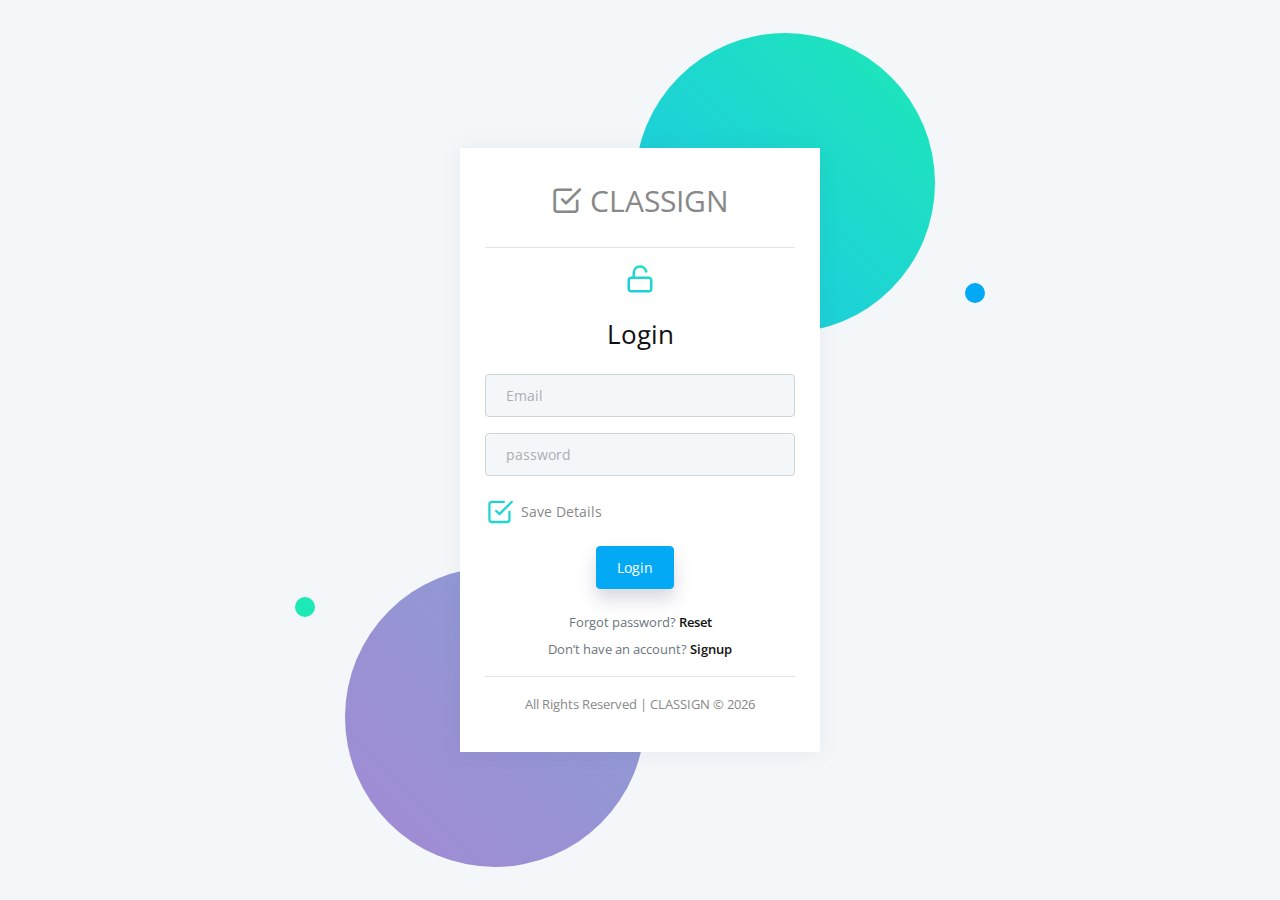
<file: src/login.html>
<!DOCTYPE html>
<html lang="en">

<head>
    <title>CLASSIGN | Login</title>
    <!--[if lt IE 10]>
		<script src="https://oss.maxcdn.com/libs/html5shiv/3.7.0/html5shiv.js"></script>
		<script src="https://oss.maxcdn.com/libs/respond.js/1.4.2/respond.min.js"></script>
		<![endif]-->
    <!-- Meta -->
    <meta charset="utf-8">
    <meta name="viewport" content="width=device-width, initial-scale=1.0, user-scalable=0, minimal-ui">
    <meta http-equiv="X-UA-Compatible" content="IE=edge" />
    <meta name="description" content="" />
    <meta name="keywords" content=""/>
    <meta name="author" content="CLASSIGN"/>

    <!-- Favicon icon -->
    <link rel="icon" href="assets/images/fav.png" type="image/x-icon">
    <!-- fontawesome icon -->
    <link rel="stylesheet" href="assets/fonts/fontawesome/css/fontawesome-all.min.css">
    <!-- animation css -->
    <link rel="stylesheet" href="assets/plugins/animation/css/animate.min.css">
    <!-- vendor css -->
    <link rel="stylesheet" href="assets/css/style.css">

</head>

<body>
    <div class="auth-wrapper">
        <div class="auth-content">
            <div class="auth-bg">
                <span class="r"></span>
                <span class="r s"></span>
                <span class="r s"></span>
                <span class="r"></span>
            </div>

            <div class="card">
                <div class="card-body text-center">
                    <div class="mb-4 auth-icon">
                        <i class="feather icon-check-square"></i>
                        <span class="b-title">CLASSIGN</span>
                    </div>
                    <hr>
                    <div class="mb-4">
                        <i class="feather icon-unlock auth-icon"></i>
                    </div>
                    <h3 class="mb-4">Login</h3>
                    <div class="input-group mb-3">
                        <input type="email" class="form-control" placeholder="Email">
                    </div>
                    <div class="input-group mb-4">
                        <input type="password" class="form-control" placeholder="password">
                    </div>
                    <div class="form-group text-left">
                        <div class="checkbox checkbox-fill d-inline">
                            <input type="checkbox" name="checkbox-fill-1" id="checkbox-fill-a1" checked="">
                            <label for="checkbox-fill-a1" class="cr"> Save Details</label>
                        </div>
                    </div>
                    <button class="btn btn-primary shadow-2 mb-4">Login</button>
                    <p class="mb-2 text-muted">Forgot password? <a href="pass-reset.html">Reset</a></p>
                    <p class="mb-0 text-muted">Don’t have an account? <a href="signup.html">Signup</a></p>
                    <hr>
                    <label style="font-size: small;">All Rights Reserved | CLASSIGN &copy; <script>document.write(new Date().getFullYear());</script></label>
                </div>
            </div>
        </div>
    </div>

    <!-- Required Js -->
<script src="assets/js/vendor-all.min.js"></script>
	<script src="assets/plugins/bootstrap/js/bootstrap.min.js"></script>

</body>
</html>
</file>
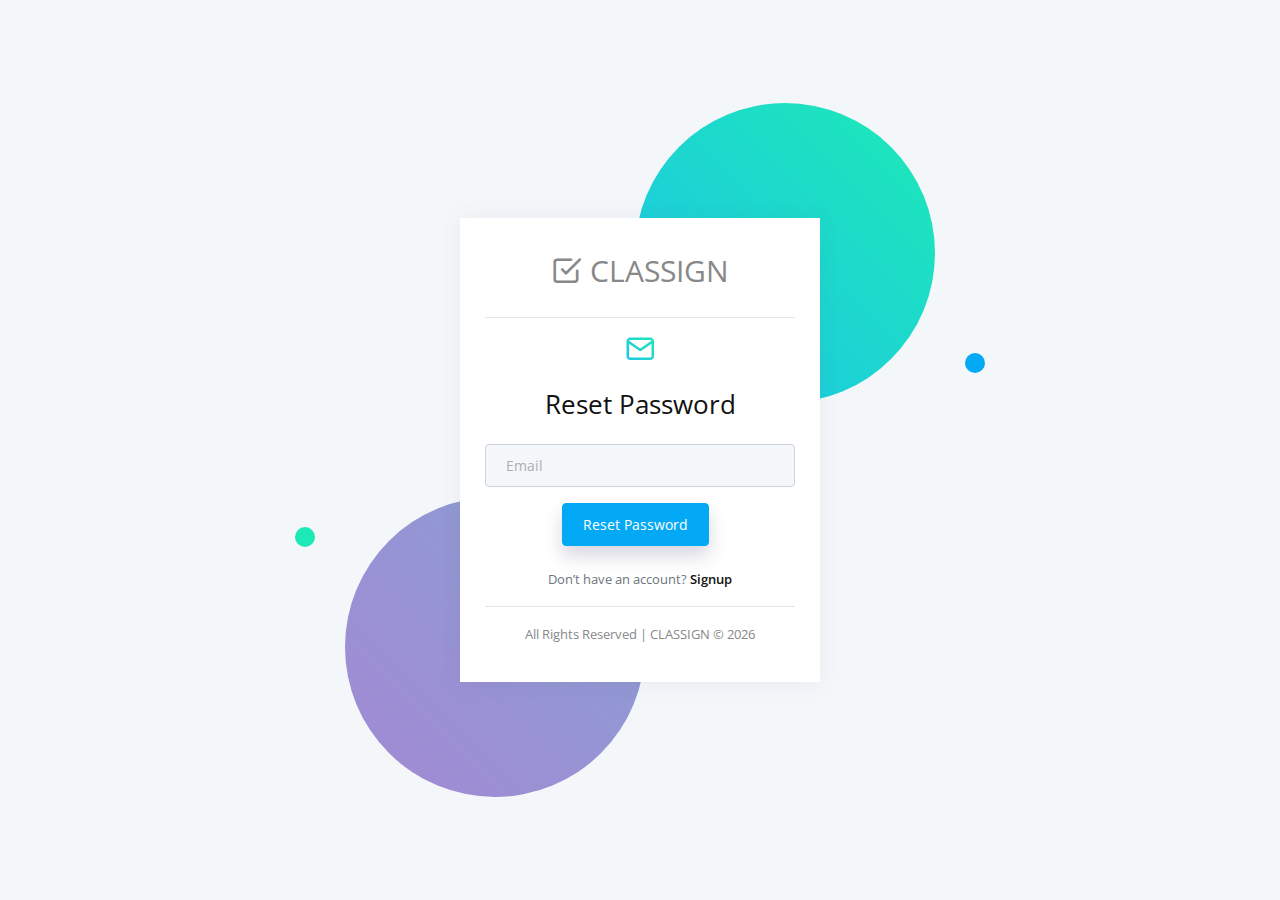
<file: src/pass-reset.html>
<!DOCTYPE html>
<html lang="en">

<head>
    <title>CLASSIGN | Reset Password</title>
    <!--[if lt IE 10]>
		<script src="https://oss.maxcdn.com/libs/html5shiv/3.7.0/html5shiv.js"></script>
		<script src="https://oss.maxcdn.com/libs/respond.js/1.4.2/respond.min.js"></script>
		<![endif]-->
    <!-- Meta -->
    <meta charset="utf-8">
    <meta name="viewport" content="width=device-width, initial-scale=1.0, user-scalable=0, minimal-ui">
    <meta http-equiv="X-UA-Compatible" content="IE=edge" />
    <meta name="description" content="" />
    <meta name="keywords" content=""/>
    <meta name="author" content="CLASSIGN"/>

    <!-- Favicon icon -->
    <link rel="icon" href="assets/images/fav.png" type="image/x-icon">
    <!-- fontawesome icon -->
    <link rel="stylesheet" href="assets/fonts/fontawesome/css/fontawesome-all.min.css">
    <!-- animation css -->
    <link rel="stylesheet" href="assets/plugins/animation/css/animate.min.css">
    <!-- vendor css -->
    <link rel="stylesheet" href="assets/css/style.css">

</head>

<body>
    <div class="auth-wrapper">
        <div class="auth-content">
            <div class="auth-bg">
                <span class="r"></span>
                <span class="r s"></span>
                <span class="r s"></span>
                <span class="r"></span>
            </div>
            <div class="card">
                <div class="card-body text-center">
                    <div class="mb-4 auth-icon">
                        <i class="feather icon-check-square"></i>
                        <span class="b-title">CLASSIGN</span>
                    </div>
                    <hr>
                    <div class="mb-4">
                        <i class="feather icon-mail auth-icon"></i>
                    </div>
                    <h3 class="mb-4">Reset Password</h3>
                    <div class="input-group mb-3">
                        <input type="email" class="form-control" placeholder="Email">
                    </div>
                    <button class="btn btn-primary mb-4 shadow-2">Reset Password</button>
                    <p class="mb-0 text-muted">Don’t have an account? <a href="signup.html">Signup</a></p>
                    <hr>
                    <label style="font-size: small;">All Rights Reserved | CLASSIGN &copy; <script>document.write(new Date().getFullYear());</script></label>
                </div>
            </div>
        </div>
    </div>

    <!-- Required Js -->
<script src="assets/js/vendor-all.min.js"></script>
	<script src="assets/plugins/bootstrap/js/bootstrap.min.js"></script>
    <script src="assets/js/pcoded.min.js"></script>

</body>
</html>
</file>
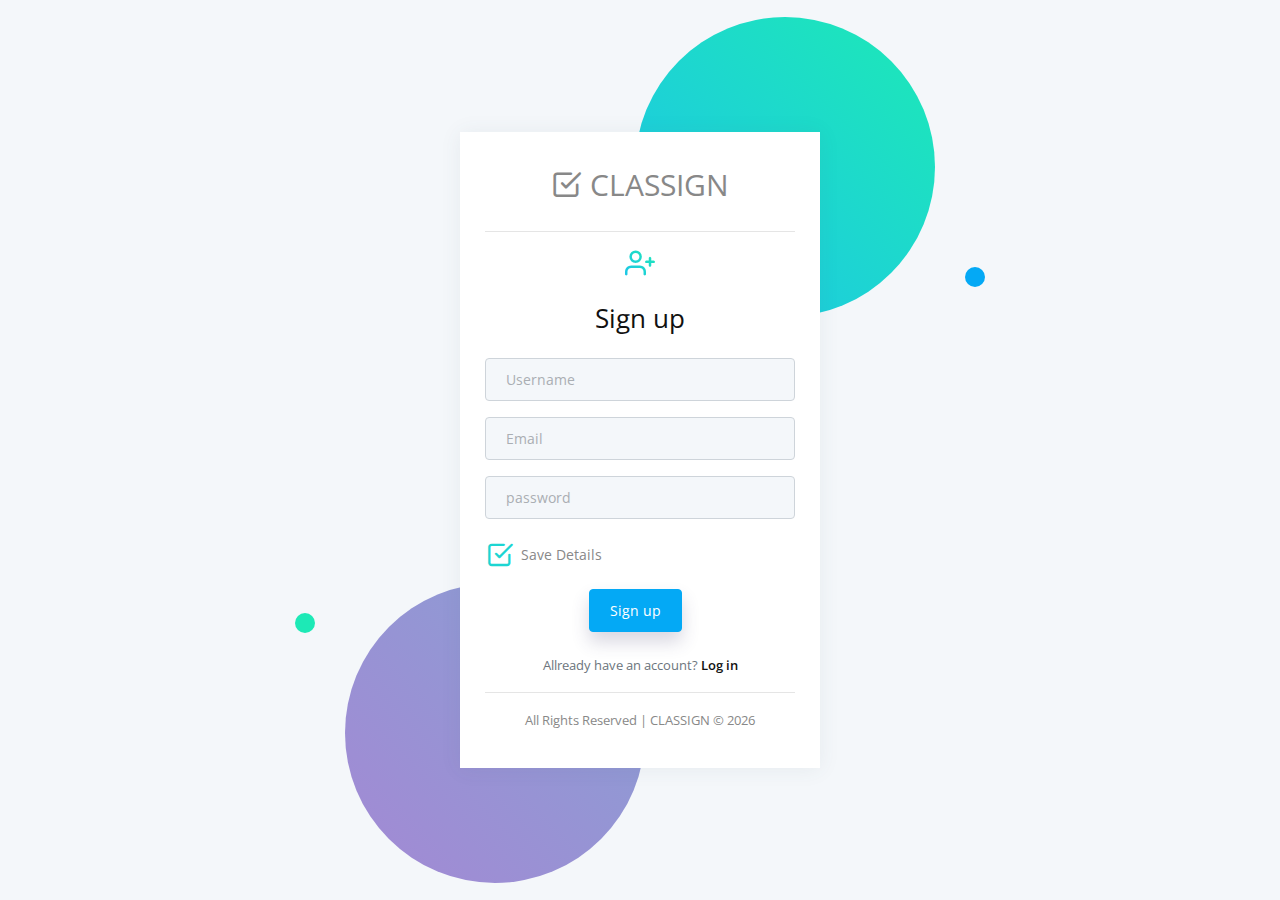
<file: src/signup.html>
<!DOCTYPE html>
<html lang="en">

<head>
    <title>CLASSIGN | Sign Up</title>
    <!--[if lt IE 10]>
		<script src="https://oss.maxcdn.com/libs/html5shiv/3.7.0/html5shiv.js"></script>
		<script src="https://oss.maxcdn.com/libs/respond.js/1.4.2/respond.min.js"></script>
		<![endif]-->
    <!-- Meta -->
    <meta charset="utf-8">
    <meta name="viewport" content="width=device-width, initial-scale=1.0, user-scalable=0, minimal-ui">
    <meta http-equiv="X-UA-Compatible" content="IE=edge" />
    <meta name="description" content="" />
    <meta name="keywords" content=""/>
    <meta name="author" content="CLASSIGN"/>

    <!-- Favicon icon -->
    <link rel="icon" href="assets/images/fav.png" type="image/x-icon">
    <!-- fontawesome icon -->
    <link rel="stylesheet" href="assets/fonts/fontawesome/css/fontawesome-all.min.css">
    <!-- animation css -->
    <link rel="stylesheet" href="assets/plugins/animation/css/animate.min.css">
    <!-- vendor css -->
    <link rel="stylesheet" href="assets/css/style.css">

</head>

<body>
    <div class="auth-wrapper">
        <div class="auth-content">
            <div class="auth-bg">
                <span class="r"></span>
                <span class="r s"></span>
                <span class="r s"></span>
                <span class="r"></span>
            </div>
            <div class="card">
                <div class="card-body text-center">
                    <div class="mb-4 auth-icon">
                        <i class="feather icon-check-square"></i>
                        <span class="b-title">CLASSIGN</span>
                    </div>
                    <hr>
                    <div class="mb-4">
                        <i class="feather icon-user-plus auth-icon"></i>
                    </div>
                    <h3 class="mb-4">Sign up</h3>
                    <div class="input-group mb-3">
                        <input type="text" class="form-control" placeholder="Username">
                    </div>
                    <div class="input-group mb-3">
                        <input type="email" class="form-control" placeholder="Email">
                    </div>
                    <div class="input-group mb-4">
                        <input type="password" class="form-control" placeholder="password">
                    </div>
                    <div class="form-group text-left">
                        <div class="checkbox checkbox-fill d-inline">
                            <input type="checkbox" name="checkbox-fill-1" id="checkbox-fill-1" checked="">
                            <label for="checkbox-fill-1" class="cr"> Save Details</label>
                        </div>
                    </div>
                    <button class="btn btn-primary shadow-2 mb-4">Sign up</button>
                    <p class="mb-0 text-muted">Allready have an account? <a href="login.html"> Log in</a></p>
                    <hr>
                    <label style="font-size: small;">All Rights Reserved | CLASSIGN &copy; <script>document.write(new Date().getFullYear());</script></label>
                </div>
            </div>
        </div>
    </div>

    <!-- Required Js -->
<script src="assets/js/vendor-all.min.js"></script>
	<script src="assets/plugins/bootstrap/js/bootstrap.min.js"></script>

</body>
</html>
</file>
<file: src/assets/css/style.css>
/**======================================================================
=========================================================================
  == Table of Contents==
	- Generic classes
		-	Margin, Padding, Font class, text align, position, floating, overflow, background class, text color, display class, boarder class
	- Theme Elements
		-	Accordion, Button, tabs, typography, buttons, box shadow, Lable & Badges, Alert, Pagination, Breadcumb, Cards, Collapse,
        -   Carousel, Grid, Progress, Model, tooltip, popover, Datepicker, Gridstack, lightbox, notification, Nestable, pnotify, rating,
        -   Rangeslider, Slider, Syntax Highlighter, Tour, Treeview, Toolbar, Session Timeout, Session idle Timeout, offline, Animation
    - Forms
        -   Forms Elements, Advance Form Control, Validation, Masking, Wizard, Picker, Select
	- Pages
		-   Chat, authentication, Maintenance, Maps, Landingpage messages, task, Todo, Notes, Charts, Icons, Gallery, Editors,
        -   Invoice, Full Calender, File Upload,
=================================================================================
=================================================================================== */
/*
    description Of variables for build for theme layouts
        1) menu-caption-color
            List of color for sidebar menu caption

        2) brand-background
            List of color for logo background

        3) header-dark-background
            List of color for Dark Header

        4) header-light-background
            List of color for light Header

        5) menu-dark-background
            List of color for Dark sidebar menu

        6) menu-light-background
            List of color for light sidebar menu

        7) menu-active-color
            List of color for Active item highliter

        8) menu-icon-color
            List of color for sidebar menu items icon colors
*/
/**  =====================
     Google Font
==========================  **/
@import url("https://fonts.googleapis.com/css?family=Open+Sans:300,400,600");
@import url("../plugins/bootstrap/css/bootstrap.min.css");
@import url("../fonts/feather/css/feather.css");
@import url("../plugins/jquery-scrollbar/css/jquery.scrollbar.min.css");
@import url("../fonts/datta/datta-icon.css");
/**  =====================
      Custom css start
==========================  **/
body {
  font-family: "Open Sans", sans-serif;
  font-size: 14px;
  color: #888;
  font-weight: 400;
  background: #f4f7fa;
  position: relative;
}

*:focus {
  outline: none;
}

a:hover {
  outline: none;
  text-decoration: none;
}

h1,
h2,
h3,
h4,
h5,
h6 {
  color: #111;
  font-weight: 400;
}

h1 {
  font-size: 48px;
}

h2 {
  font-size: 44px;
}

h3 {
  font-size: 26px;
}

h4 {
  font-size: 20px;
}

h5 {
  font-size: 18px;
}

h6 {
  font-size: 14px;
}

p {
  font-size: 14px;
}

strong {
  font-weight: 400;
}

.img-radius {
  border-radius: 50%;
}

.page-header-title + .breadcrumb {
  background: transparent;
  padding: 0;
}
.page-header-title + .breadcrumb > .breadcrumb-item a {
  color: #888;
}
.page-header-title + .breadcrumb > .breadcrumb-item:last-child a {
  color: #111;
  font-weight: 600;
}

.theme-bg {
  background: linear-gradient(-135deg, #1de9b6 0%, #1dc4e9 100%);
}

.theme-bg2 {
  background: linear-gradient(-135deg, #899FD4 0%, #A389D4 100%);
}

/* ==========  card css start  =========== */
.anim-rotate {
  -webkit-animation: anim-rotate 1s linear infinite;
          animation: anim-rotate 1s linear infinite;
}

@-webkit-keyframes anim-rotate {
  100% {
    -webkit-transform: rotate(360deg);
            transform: rotate(360deg);
  }
}

@keyframes anim-rotate {
  100% {
    -webkit-transform: rotate(360deg);
            transform: rotate(360deg);
  }
}
.anim-close-card {
  -webkit-animation: anim-close-card 1.4s linear;
          animation: anim-close-card 1.4s linear;
}

@-webkit-keyframes anim-close-card {
  100% {
    opacity: 0.3;
    -webkit-transform: scale3d(0.3, 0.3, 0.3);
            transform: scale3d(0.3, 0.3, 0.3);
  }
}

@keyframes anim-close-card {
  100% {
    opacity: 0.3;
    -webkit-transform: scale3d(0.3, 0.3, 0.3);
            transform: scale3d(0.3, 0.3, 0.3);
  }
}
p.text-muted {
  font-size: 13px;
}

.card {
  border-radius: 0;
  -webkit-box-shadow: 0 1px 20px 0 rgba(69, 90, 100, 0.08);
          box-shadow: 0 1px 20px 0 rgba(69, 90, 100, 0.08);
  border: none;
  margin-bottom: 30px;
  -webkit-transition: all 0.5s ease-in-out;
  transition: all 0.5s ease-in-out;
}
.card .card-header {
  background-color: transparent;
  border-bottom: 1px solid #f1f1f1;
  padding: 20px 25px;
  position: relative;
}
.card .card-header h5 {
  margin-bottom: 0;
  color: #000;
  font-size: 17px;
  font-weight: 400;
  display: inline-block;
  margin-right: 10px;
  line-height: 1.1;
  position: relative;
}
.card .card-header h5:after {
  content: "";
  background-color: #04a9f5;
  position: absolute;
  left: -25px;
  top: 0;
  width: 4px;
  height: 20px;
}
.card .card-header.borderless {
  border-bottom: none;
}
.card .card-header.borderless h5:after {
  display: none;
}
.card .card-header .card-header-right {
  right: 10px;
  top: 10px;
  display: inline-block;
  float: right;
  padding: 0;
  position: absolute;
}
@media only screen and (max-width: 575px) {
  .card .card-header .card-header-right {
    display: none;
  }
}
.card .card-header .card-header-right .dropdown-menu {
  margin-top: 0;
}
.card .card-header .card-header-right .dropdown-menu li a {
  font-size: 14px;
  text-transform: capitalize;
}
.card .card-header .card-header-right .btn.dropdown-toggle {
  border: none;
  background: transparent;
  -webkit-box-shadow: none;
          box-shadow: none;
  color: #888;
}
.card .card-header .card-header-right .btn.dropdown-toggle i {
  margin-right: 0;
}
.card .card-header .card-header-right .btn.dropdown-toggle:after {
  display: none;
}
.card .card-header .card-header-right .btn.dropdown-toggle:focus {
  -webkit-box-shadow: none;
          box-shadow: none;
  outline: none;
}
.card .card-footer {
  border-top: 1px solid #f1f1f1;
  background: transparent;
  padding: 25px;
}
.card .card-block,
.card .card-body {
  padding: 30px 25px;
}
.card.card-load {
  position: relative;
  overflow: hidden;
}
.card.card-load .card-loader {
  position: absolute;
  top: 0;
  left: 0;
  width: 100%;
  height: 100%;
  display: -webkit-box;
  display: -ms-flexbox;
  display: flex;
  -webkit-box-align: center;
      -ms-flex-align: center;
          align-items: center;
  background-color: rgba(255, 255, 255, 0.7);
  z-index: 999;
}
.card.card-load .card-loader i {
  margin: 0 auto;
  color: #04a9f5;
  font-size: 24px;
  -webkit-box-align: center;
      -ms-flex-align: center;
          align-items: center;
  display: -webkit-box;
  display: -ms-flexbox;
  display: flex;
}
.card.full-card {
  z-index: 99999;
  border-radius: 0;
}

/* ==========  scrollbar End  =========== */
.scroll-y {
  z-index: 1027;
}

/* ==========  scrollbar End  ===========
 ==========  card css End  ===========
 ================================    Dropdown Start  ===================== */
.dropdown-menu {
  padding: 20px 0;
  margin-top: 15px;
  -webkit-box-shadow: 0 1px 10px 0 rgba(69, 90, 100, 0.2);
          box-shadow: 0 1px 10px 0 rgba(69, 90, 100, 0.2);
  border: none;
}
.dropdown-menu.show:before {
  content: "\63";
  font-family: "pct";
  position: absolute;
  left: 15px;
  top: -5px;
  z-index: 1001;
  font-size: 40px;
  line-height: 0;
  color: #fff;
  text-shadow: 0 -2px 2px rgba(69, 90, 100, 0.12);
}
.dropdown-menu.show.dropdown-menu-right:before {
  left: auto;
  right: 5px;
}
.dropdown-menu[x-placement="top-start"] {
  margin-bottom: 15px;
  margin-top: 0;
}
.dropdown-menu[x-placement="top-start"].show:before {
  content: "\64";
  bottom: -5px;
  top: auto;
  text-shadow: 0 2px 2px rgba(69, 90, 100, 0.12);
}
.dropdown-menu > li {
  padding-left: 15px;
  padding-right: 15px;
}
.dropdown-menu > li > a {
  padding: 5px;
  color: #888;
}
.dropdown-menu > li > a i {
  font-size: 15px;
  display: -webkit-inline-box;
  display: -ms-inline-flexbox;
  display: inline-flex;
  -webkit-box-align: center;
      -ms-flex-align: center;
          align-items: center;
  -webkit-box-pack: center;
      -ms-flex-pack: center;
          justify-content: center;
  margin-right: 10px;
}
.dropdown-menu > li.active, .dropdown-menu > li:active, .dropdown-menu > li:focus, .dropdown-menu > li:hover {
  background: rgba(4, 169, 245, 0.1);
}
.dropdown-menu > li.active > a, .dropdown-menu > li:active > a, .dropdown-menu > li:focus > a, .dropdown-menu > li:hover > a {
  background: transparent;
}

/* ================================    Dropdown End  ===================== */
@media (min-width: 1600px) {
  .container {
    max-width: 1540px;
  }
}
@media (max-width: 992px) {
  .container {
    max-width: 100%;
  }
}
/* ========================================================
 ===============     document      ======================
 ========================================================

 Grid examples
*/
.bd-example-row {
  background: #f4f7fa;
  padding: 15px;
  margin-bottom: 15px;
}
.bd-example-row .row > [class^="col-"],
.bd-example-row .row > .col {
  padding-top: 0.75rem;
  padding-bottom: 0.75rem;
  background-color: rgba(86, 61, 124, 0.15);
  border: 1px solid rgba(86, 61, 124, 0.2);
}
.bd-example-row .row + .row {
  margin-top: 1rem;
}
.bd-example-row .flex-items-bottom,
.bd-example-row .flex-items-middle,
.bd-example-row .flex-items-top {
  min-height: 6rem;
  background-color: rgba(255, 0, 0, 0.1);
}

.bd-example-row-flex-cols .row {
  min-height: 10rem;
  background-color: rgba(255, 0, 0, 0.1);
}

/* Docs examples */
.bd-example {
  position: relative;
  padding: 1rem;
  margin: 1rem;
  border: solid #ddd;
  border-width: 0.2rem 0 0;
}
@media only screen and (max-height: 575px) {
  .bd-example {
    padding: 1.5rem;
    margin-right: 0;
    margin-left: 0;
    border-width: 0.2rem;
  }
}

/* Example modals */
.modal {
  z-index: 1072;
}
.modal .popover,
.modal .tooltip {
  z-index: 1073;
}

.modal-backdrop {
  z-index: 1071;
}

.bd-example-modal {
  background-color: #fafafa;
}
.bd-example-modal .modal {
  position: relative;
  top: auto;
  right: auto;
  bottom: auto;
  left: auto;
  z-index: 1;
  display: block;
}
.bd-example-modal .modal-dialog {
  left: auto;
  margin-right: auto;
  margin-left: auto;
}

/* Example tabbable tabs */
.bd-example-tabs .nav-tabs {
  margin-bottom: 1rem;
}

/* Code snippets */
.highlight {
  padding: 1rem;
  margin-top: 1rem;
  margin-bottom: 1rem;
  background-color: #f3f2fb;
  -ms-overflow-style: -ms-autohiding-scrollbar;
}
@media only screen and (max-height: 575px) {
  .highlight {
    padding: 1.5rem;
  }
}

.bd-content .highlight {
  margin-right: 15px;
  margin-left: 15px;
}
@media only screen and (max-height: 575px) {
  .bd-content .highlight {
    margin-right: 0;
    margin-left: 0;
  }
}

.highlight pre {
  padding: 0;
  margin-top: 0;
  margin-bottom: 0;
  background-color: transparent;
  border: 0;
}
.highlight pre code {
  font-size: inherit;
  color: #333;
}

/* =======================================================================
 ===============     Ui kit copy model style      ====================== */
/* Code examples */
.datta-example {
  position: relative;
}
.datta-example .datta-example-btns {
  position: absolute;
  right: 30px;
  top: -10px;
  opacity: 0;
  -webkit-transform: rotateX(-90deg);
          transform: rotateX(-90deg);
  -webkit-transition: all 0.3s ease-in-out;
  transition: all 0.3s ease-in-out;
}
.datta-example .datta-example-btns .datta-example-btn {
  display: inline-block;
  line-height: 1;
  font-weight: 600;
  background: #04a9f5;
  color: #fff;
  padding: 0.1875rem 0.3125rem;
  border-radius: 2px;
  white-space: nowrap;
  font-size: 11px;
  margin: 0 4px;
}
.datta-example .datta-example-btns .datta-example-btn.copy::before {
  content: "COPY";
}
.datta-example .datta-example-btns .datta-example-btn.copied {
  background: #1de9b6 !important;
  color: #fff !important;
}
.datta-example .datta-example-btns .datta-example-btn.copied::before {
  content: "COPIED!";
}
.datta-example:hover .datta-example-btns {
  top: -21px;
  -webkit-transform: rotateX(0deg);
          transform: rotateX(0deg);
  opacity: 1;
}

/* Modal */
.datta-example-modal {
  position: fixed;
  z-index: 1099;
  top: 0;
  right: 0;
  width: 100%;
  height: 100%;
  overflow: hidden;
  background: #282c34;
  -webkit-transform-origin: 50% 0;
          transform-origin: 50% 0;
  -webkit-transform: scale(0);
          transform: scale(0);
  -webkit-transition: all 0.3s ease-in-out;
  transition: all 0.3s ease-in-out;
}

.datta-example-modal-opened {
  overflow: hidden !important;
}
.datta-example-modal-opened .datta-example-modal {
  -webkit-transform: scale(1);
          transform: scale(1);
}

.datta-example-modal-content {
  max-width: 100vw;
  margin: auto;
  padding: 50px;
  height: 100vh;
  overflow: auto;
}
.datta-example-modal-content > pre {
  overflow: hidden;
  width: -webkit-fit-content;
  width: -moz-fit-content;
  width: fit-content;
}
.datta-example-modal-content > pre > code {
  padding: 0;
  background: none;
  font-size: 16px;
}

.md-datta-example-modal-copy {
  display: block;
  position: fixed;
  top: 90px;
  right: 30px;
  margin-right: 8px;
  font-size: 1.5rem;
  border-radius: 50%;
  padding: 10px 15px;
  background: #04a9f5;
  color: #fff;
  -webkit-box-shadow: 0 10px 20px 0 rgba(0, 0, 0, 0.2);
          box-shadow: 0 10px 20px 0 rgba(0, 0, 0, 0.2);
  z-index: 1;
  white-space: nowrap;
}
.md-datta-example-modal-copy:hover {
  -webkit-box-shadow: 0 10px 20px 0 rgba(0, 0, 0, 0.2);
          box-shadow: 0 10px 20px 0 rgba(0, 0, 0, 0.2);
  color: #fff;
}
.md-datta-example-modal-copy.copied::before {
  content: "Copied to Clipboard Successfully ! . . .";
  position: absolute;
  display: block;
  right: 100%;
  margin-right: 10px;
  font-size: 14px;
  background: #1de9b6;
  line-height: 24px;
  height: 24px;
  border-radius: 3px;
  padding: 0 6px;
  top: 50%;
  margin-top: -12px;
}

.datta-example-modal-close {
  display: block;
  position: fixed;
  top: 10px;
  right: 52px;
  color: #fff;
  opacity: 0.2;
  font-size: 3rem;
  font-weight: 100;
  -webkit-transition: all 0.3s ease-in-out;
  transition: all 0.3s ease-in-out;
  z-index: 1;
}
.datta-example-modal-close:hover {
  color: #fff;
  opacity: 0.9;
}

/* Code */
.cui-bottom-spacer {
  height: 12rem;
}

/* editor style for model */
.hljs {
  padding: 0.5em;
  color: #abb2bf;
  background: #282c34;
}

.hljs-comment,
.hljs-quote {
  color: #5c6370;
  font-style: italic;
}

.hljs-doctag,
.hljs-formula,
.hljs-keyword {
  color: #c678dd;
}

.hljs-deletion,
.hljs-name,
.hljs-section,
.hljs-selector-tag,
.hljs-subst {
  color: #e06c75;
}

.hljs-literal {
  color: #56b6c2;
}

.hljs-addition,
.hljs-attribute,
.hljs-meta-string,
.hljs-regexp,
.hljs-string {
  color: #98c379;
}

.hljs-built_in,
.hljs-class .hljs-title {
  color: #e6c07b;
}

.hljs-attr,
.hljs-number,
.hljs-selector-attr,
.hljs-selector-class,
.hljs-selector-pseudo,
.hljs-template-variable,
.hljs-type,
.hljs-variable {
  color: #d19a66;
}

.hljs-bullet,
.hljs-link,
.hljs-meta,
.hljs-selector-id,
.hljs-symbol,
.hljs-title {
  color: #61aeee;
}

.hljs-emphasis {
  font-style: italic;
}

.hljs-strong {
  font-weight: bold;
}

.hljs-link {
  text-decoration: underline;
}

/* ================================    md animated mode start   ===================== */
.md-show.md-effect-12 ~ .md-overlay {
  background: linear-gradient(-135deg, #1de9b6 0%, #1dc4e9 100%);
}

/* ================================    md animated mode End   ===================== */
/* ================================    range slider Start  ===================== */
.tooltip.in {
  opacity: 0.9;
}
.tooltip .tooltip-arrow {
  position: absolute;
  width: 0;
  height: 0;
  border-color: transparent;
  border-style: solid;
}
.tooltip.top {
  padding: 5px 0;
  margin-top: -3px;
}
.tooltip.top .tooltip-arrow {
  bottom: 0;
  left: 50%;
  margin-left: -5px;
  border-width: 5px 5px 0;
  border-top-color: #000;
}

/* ================================    range slider End  ===================== */
/* ================================    owl-carousel slider Start  ===================== */
.owl-carousel .owl-nav button.owl-next, .owl-carousel .owl-nav button.owl-prev {
  padding: 3px 9px;
}

/* ================================    owl-carousel slider End  ===================== */
/* ================================    Bootstrap tags input Start  ===================== */
.bootstrap-tagsinput {
  padding: 10px 15px;
  -webkit-box-shadow: none;
          box-shadow: none;
  border-radius: 2px;
  background: #f0f3f6;
}
.bootstrap-tagsinput .tag {
  padding: 5px 12px;
  border-radius: 2px;
  line-height: 37px;
  margin-top: 5px;
  margin-right: 5px;
}
.bootstrap-tagsinput .tag [data-role="remove"] {
  margin-right: -5px;
}
.bootstrap-tagsinput .tag [data-role="remove"]:after {
  content: "\e8f6";
  padding: 0 2px;
  font-family: 'feather' !important;
}

/* ================================    Bootstrap tags input End  ===================== */
/* ================================    Multi-Select Start  ===================== */
.ms-container {
  width: 100%;
}

/* ================================    Multi-Select End  ===================== */
/* ================================    Blockquote Start  ===================== */
.blockquote {
  border-left: 0.25rem solid #eaeaea;
  padding: 0.5rem 1rem;
}
.blockquote.text-right {
  border-left: none;
  border-right: 0.25rem solid #eaeaea;
}

/* ================================    Blockquote End  ===================== */
/* ================================    animation start  ===================== */
.card .animated {
  -webkit-animation-duration: 1s;
          animation-duration: 1s;
  border: 5px solid #fff;
  margin-bottom: 30px;
  -webkit-box-shadow: 0 10px 20px 0 rgba(0, 0, 0, 0.2);
          box-shadow: 0 10px 20px 0 rgba(0, 0, 0, 0.2);
}

/* ================================    animation End  ===================== */
/* ================================    browser  warning  Start  ===================== */
.ie-warning {
  position: fixed;
  top: 0;
  left: 0;
  z-index: 999999;
  background: #000000;
  width: 100%;
  height: 100%;
  text-align: center;
  color: #fff;
  font-family: "Courier New", Courier, monospace;
  padding: 50px 0;
}
.ie-warning p {
  font-size: 17px;
}
.ie-warning h1 {
  color: #fff;
}
.ie-warning .iew-container {
  min-width: 1024px;
  width: 100%;
  height: 200px;
  background: #fff;
  margin: 50px 0;
}
.ie-warning .iew-download {
  list-style: none;
  padding: 30px 0;
  margin: 0 auto;
  width: 720px;
}
.ie-warning .iew-download > li {
  float: left;
  vertical-align: top;
}
.ie-warning .iew-download > li > a {
  display: block;
  color: #000;
  width: 140px;
  font-size: 15px;
  padding: 15px 0;
}
.ie-warning .iew-download > li > a > div {
  margin-top: 10px;
}
.ie-warning .iew-download > li > a:hover {
  background-color: #eee;
}

/* ================================    browser  warning  End  ===================== */
/* material icon for material datetime picker */
/* fallback */
@font-face {
  font-family: 'Material Icons';
  font-style: normal;
  font-weight: 400;
  src: url("https://fonts.gstatic.com/s/materialicons/v41/flUhRq6tzZclQEJ-Vdg-IuiaDsNc.woff2") format("woff2");
}
.material-icons {
  font-family: 'Material Icons';
  font-weight: normal;
  font-style: normal;
  font-size: 24px;
  line-height: 1;
  letter-spacing: normal;
  text-transform: none;
  display: inline-block;
  white-space: nowrap;
  word-wrap: normal;
  direction: ltr;
  -webkit-font-feature-settings: 'liga';
  -webkit-font-smoothing: antialiased;
}

/* material icon for material datetime picker */
/**  =====================
      Generic-class css start
========================== **/
/*====== Padding , Margin css starts ======*/
.p-0 {
  padding: 0px;
}
.p-t-0 {
  padding-top: 0px;
}
.p-b-0 {
  padding-bottom: 0px;
}
.p-l-0 {
  padding-left: 0px;
}
.p-r-0 {
  padding-right: 0px;
}

.m-0 {
  margin: 0px;
}
.m-t-0 {
  margin-top: 0px;
}
.m-b-0 {
  margin-bottom: 0px;
}
.m-l-0 {
  margin-left: 0px;
}
.m-r-0 {
  margin-right: 0px;
}

.p-5 {
  padding: 5px;
}
.p-t-5 {
  padding-top: 5px;
}
.p-b-5 {
  padding-bottom: 5px;
}
.p-l-5 {
  padding-left: 5px;
}
.p-r-5 {
  padding-right: 5px;
}

.m-5 {
  margin: 5px;
}
.m-t-5 {
  margin-top: 5px;
}
.m-b-5 {
  margin-bottom: 5px;
}
.m-l-5 {
  margin-left: 5px;
}
.m-r-5 {
  margin-right: 5px;
}

.p-10 {
  padding: 10px;
}
.p-t-10 {
  padding-top: 10px;
}
.p-b-10 {
  padding-bottom: 10px;
}
.p-l-10 {
  padding-left: 10px;
}
.p-r-10 {
  padding-right: 10px;
}

.m-10 {
  margin: 10px;
}
.m-t-10 {
  margin-top: 10px;
}
.m-b-10 {
  margin-bottom: 10px;
}
.m-l-10 {
  margin-left: 10px;
}
.m-r-10 {
  margin-right: 10px;
}

.p-15 {
  padding: 15px;
}
.p-t-15 {
  padding-top: 15px;
}
.p-b-15 {
  padding-bottom: 15px;
}
.p-l-15 {
  padding-left: 15px;
}
.p-r-15 {
  padding-right: 15px;
}

.m-15 {
  margin: 15px;
}
.m-t-15 {
  margin-top: 15px;
}
.m-b-15 {
  margin-bottom: 15px;
}
.m-l-15 {
  margin-left: 15px;
}
.m-r-15 {
  margin-right: 15px;
}

.p-20 {
  padding: 20px;
}
.p-t-20 {
  padding-top: 20px;
}
.p-b-20 {
  padding-bottom: 20px;
}
.p-l-20 {
  padding-left: 20px;
}
.p-r-20 {
  padding-right: 20px;
}

.m-20 {
  margin: 20px;
}
.m-t-20 {
  margin-top: 20px;
}
.m-b-20 {
  margin-bottom: 20px;
}
.m-l-20 {
  margin-left: 20px;
}
.m-r-20 {
  margin-right: 20px;
}

.p-25 {
  padding: 25px;
}
.p-t-25 {
  padding-top: 25px;
}
.p-b-25 {
  padding-bottom: 25px;
}
.p-l-25 {
  padding-left: 25px;
}
.p-r-25 {
  padding-right: 25px;
}

.m-25 {
  margin: 25px;
}
.m-t-25 {
  margin-top: 25px;
}
.m-b-25 {
  margin-bottom: 25px;
}
.m-l-25 {
  margin-left: 25px;
}
.m-r-25 {
  margin-right: 25px;
}

.p-30 {
  padding: 30px;
}
.p-t-30 {
  padding-top: 30px;
}
.p-b-30 {
  padding-bottom: 30px;
}
.p-l-30 {
  padding-left: 30px;
}
.p-r-30 {
  padding-right: 30px;
}

.m-30 {
  margin: 30px;
}
.m-t-30 {
  margin-top: 30px;
}
.m-b-30 {
  margin-bottom: 30px;
}
.m-l-30 {
  margin-left: 30px;
}
.m-r-30 {
  margin-right: 30px;
}

.p-35 {
  padding: 35px;
}
.p-t-35 {
  padding-top: 35px;
}
.p-b-35 {
  padding-bottom: 35px;
}
.p-l-35 {
  padding-left: 35px;
}
.p-r-35 {
  padding-right: 35px;
}

.m-35 {
  margin: 35px;
}
.m-t-35 {
  margin-top: 35px;
}
.m-b-35 {
  margin-bottom: 35px;
}
.m-l-35 {
  margin-left: 35px;
}
.m-r-35 {
  margin-right: 35px;
}

.p-40 {
  padding: 40px;
}
.p-t-40 {
  padding-top: 40px;
}
.p-b-40 {
  padding-bottom: 40px;
}
.p-l-40 {
  padding-left: 40px;
}
.p-r-40 {
  padding-right: 40px;
}

.m-40 {
  margin: 40px;
}
.m-t-40 {
  margin-top: 40px;
}
.m-b-40 {
  margin-bottom: 40px;
}
.m-l-40 {
  margin-left: 40px;
}
.m-r-40 {
  margin-right: 40px;
}

.p-45 {
  padding: 45px;
}
.p-t-45 {
  padding-top: 45px;
}
.p-b-45 {
  padding-bottom: 45px;
}
.p-l-45 {
  padding-left: 45px;
}
.p-r-45 {
  padding-right: 45px;
}

.m-45 {
  margin: 45px;
}
.m-t-45 {
  margin-top: 45px;
}
.m-b-45 {
  margin-bottom: 45px;
}
.m-l-45 {
  margin-left: 45px;
}
.m-r-45 {
  margin-right: 45px;
}

.p-50 {
  padding: 50px;
}
.p-t-50 {
  padding-top: 50px;
}
.p-b-50 {
  padding-bottom: 50px;
}
.p-l-50 {
  padding-left: 50px;
}
.p-r-50 {
  padding-right: 50px;
}

.m-50 {
  margin: 50px;
}
.m-t-50 {
  margin-top: 50px;
}
.m-b-50 {
  margin-bottom: 50px;
}
.m-l-50 {
  margin-left: 50px;
}
.m-r-50 {
  margin-right: 50px;
}

/*====== Padding , Margin css ends ======*/
/*====== text-color, background color css starts ======*/
.bg-c-blue {
  background: #04a9f5;
}

.text-c-blue {
  color: #04a9f5;
}

.bg-c-red {
  background: #f44236;
}

.text-c-red {
  color: #f44236;
}

.bg-c-green {
  background: #1de9b6;
}

.text-c-green {
  color: #1de9b6;
}

.bg-c-yellow {
  background: #f4c22b;
}

.text-c-yellow {
  color: #f4c22b;
}

.bg-c-purple {
  background: #a389d4;
}

.text-c-purple {
  color: #a389d4;
}

/*====== text-color css ends ======*/
/*====== Card top border css starts ======*/
.card-border-c-blue {
  border-top: 4px solid #04a9f5;
}

.card-border-c-red {
  border-top: 4px solid #f44236;
}

.card-border-c-green {
  border-top: 4px solid #1de9b6;
}

.card-border-c-yellow {
  border-top: 4px solid #f4c22b;
}

.card-border-c-purple {
  border-top: 4px solid #a389d4;
}

/*====== Card top border ends ======*/
/*====== Font-size css starts ======*/
.f-10 {
  font-size: 10px;
}

.f-12 {
  font-size: 12px;
}

.f-14 {
  font-size: 14px;
}

.f-16 {
  font-size: 16px;
}

.f-18 {
  font-size: 18px;
}

.f-20 {
  font-size: 20px;
}

.f-22 {
  font-size: 22px;
}

.f-24 {
  font-size: 24px;
}

.f-26 {
  font-size: 26px;
}

.f-28 {
  font-size: 28px;
}

.f-30 {
  font-size: 30px;
}

.f-32 {
  font-size: 32px;
}

.f-34 {
  font-size: 34px;
}

.f-36 {
  font-size: 36px;
}

.f-38 {
  font-size: 38px;
}

.f-40 {
  font-size: 40px;
}

.f-42 {
  font-size: 42px;
}

.f-44 {
  font-size: 44px;
}

.f-46 {
  font-size: 46px;
}

.f-48 {
  font-size: 48px;
}

.f-50 {
  font-size: 50px;
}

.f-52 {
  font-size: 52px;
}

.f-54 {
  font-size: 54px;
}

.f-56 {
  font-size: 56px;
}

.f-58 {
  font-size: 58px;
}

.f-60 {
  font-size: 60px;
}

.f-62 {
  font-size: 62px;
}

.f-64 {
  font-size: 64px;
}

.f-66 {
  font-size: 66px;
}

.f-68 {
  font-size: 68px;
}

.f-70 {
  font-size: 70px;
}

.f-72 {
  font-size: 72px;
}

.f-74 {
  font-size: 74px;
}

.f-76 {
  font-size: 76px;
}

.f-78 {
  font-size: 78px;
}

.f-80 {
  font-size: 80px;
}

/*====== Font-size css ends ======*/
/*====== Font-weight css starts ======*/
.f-w-100 {
  font-weight: 100;
}

.f-w-200 {
  font-weight: 200;
}

.f-w-300 {
  font-weight: 300;
}

.f-w-400 {
  font-weight: 400;
}

.f-w-500 {
  font-weight: 500;
}

.f-w-600 {
  font-weight: 600;
}

.f-w-700 {
  font-weight: 700;
}

.f-w-800 {
  font-weight: 800;
}

.f-w-900 {
  font-weight: 900;
}

/*====== Font-weight css ends ======*/
/* new logo start */
.b-brand {
  display: -webkit-box;
  display: -ms-flexbox;
  display: flex;
  -webkit-box-align: center;
      -ms-flex-align: center;
          align-items: center;
}
.b-brand .b-bg {
  background: linear-gradient(-135deg, #1de9b6 0%, #1dc4e9 100%);
  border-radius: 10px;
  width: 35px;
  height: 35px;
  display: -webkit-inline-box;
  display: -ms-inline-flexbox;
  display: inline-flex;
  -webkit-box-align: center;
      -ms-flex-align: center;
          align-items: center;
  -webkit-box-pack: center;
      -ms-flex-pack: center;
          justify-content: center;
}
.b-brand .b-bg i {
  color: #fff;
}
.b-brand .b-title {
  margin-left: 10px;
  font-weight: 100;
  color: #fff;
  font-size: 18px;
}

.navbar-collapsed .b-brand .b-title {
  -webkit-transform: rotateY(-90deg);
          transform: rotateY(-90deg);
  -webkit-transform-origin: 0 0;
          transform-origin: 0 0;
  opacity: 0;
  -webkit-transition: all 0.3s ease-in-out;
  transition: all 0.3s ease-in-out;
}
.navbar-collapsed .mobile-menu {
  -webkit-transform: rotateY(-90deg);
          transform: rotateY(-90deg);
  -webkit-transform-origin: 0 0;
          transform-origin: 0 0;
  opacity: 0;
  -webkit-transition: all 0.3s ease-in-out;
  transition: all 0.3s ease-in-out;
}
.navbar-collapsed:hover .b-brand .b-title {
  -webkit-transform: rotateY(0deg);
          transform: rotateY(0deg);
  opacity: 1;
}
.navbar-collapsed:hover .mobile-menu {
  -webkit-transition-delay: 0.3s;
          transition-delay: 0.3s;
  -webkit-transform: rotateY(0deg);
          transform: rotateY(0deg);
  opacity: 1;
}

/* new logo End  */
/* Pre-loader css start */
.loader-bg {
  position: fixed;
  top: 0;
  left: 0;
  width: 100%;
  height: 3px;
  z-index: 1035;
  -webkit-box-shadow: inset 0 1px 2px rgba(0, 0, 0, 0.2);
          box-shadow: inset 0 1px 2px rgba(0, 0, 0, 0.2);
}
.loader-bg .loader-track {
  position: relative;
  height: 3px;
  display: block;
  width: 100%;
  overflow: hidden;
}
.loader-bg .loader-track .loader-fill:after, .loader-bg .loader-track .loader-fill:before {
  content: '';
  background: linear-gradient(-135deg, #1de9b6 0%, #1dc4e9 100%);
  position: absolute;
  top: 0;
  left: 0;
  bottom: 0;
  will-change: left, right;
}
.loader-bg .loader-track .loader-fill:before {
  -webkit-animation: mbar 2.1s cubic-bezier(0.65, 0.815, 0.735, 0.395) infinite;
          animation: mbar 2.1s cubic-bezier(0.65, 0.815, 0.735, 0.395) infinite;
}
.loader-bg .loader-track .loader-fill:after {
  -webkit-animation: m_s 2.1s cubic-bezier(0.165, 0.84, 0.44, 1) infinite;
          animation: m_s 2.1s cubic-bezier(0.165, 0.84, 0.44, 1) infinite;
  -webkit-animation-delay: 1.15s;
          animation-delay: 1.15s;
}

@-webkit-keyframes mbar {
  0% {
    left: -35%;
    right: 100%;
  }
  60% {
    left: 100%;
    right: -90%;
  }
  100% {
    left: 100%;
    right: -35%;
  }
}

@keyframes mbar {
  0% {
    left: -35%;
    right: 100%;
  }
  60% {
    left: 100%;
    right: -90%;
  }
  100% {
    left: 100%;
    right: -35%;
  }
}
@-webkit-keyframes m_s {
  0% {
    left: -200%;
    right: 100%;
  }
  60% {
    left: 107%;
    right: -8%;
  }
  100% {
    left: 107%;
    right: -8%;
  }
}
@keyframes m_s {
  0% {
    left: -200%;
    right: 100%;
  }
  60% {
    left: 107%;
    right: -8%;
  }
  100% {
    left: 107%;
    right: -8%;
  }
}
/* Pre-loader css end */
/* header css start */
.pcoded-header {
  z-index: 1028;
  position: relative;
  display: -webkit-box;
  display: -ms-flexbox;
  display: flex;
  min-height: 70px;
  padding: 0;
  position: relative;
  top: 0;
  background: transparent;
  color: #3f4d67;
  width: calc(100% - 264px);
  margin-left: 264px;
  -webkit-transition: all 0.3s ease-in-out;
  transition: all 0.3s ease-in-out;
}
.pcoded-header .m-header {
  display: none;
}
.pcoded-header .m-header .logo-dark,
.pcoded-header .m-header .logo-thumb {
  display: none;
}
.pcoded-header .input-group {
  background: transparent;
}
.pcoded-header .input-group .input-group-text {
  margin-right: 0;
}
.pcoded-header .input-group {
  background: transparent;
}
.pcoded-header .input-group .input-group-text,
.pcoded-header a,
.pcoded-header dropdown-toggle {
  color: #3f4d67;
}
.pcoded-header .input-group .input-group-text:hover,
.pcoded-header a:hover,
.pcoded-header dropdown-toggle:hover {
  color: #04a9f5;
}
.pcoded-header #mobile-header {
  display: none;
}
.pcoded-header .navbar-nav {
  padding-left: 0;
  list-style: none;
  margin-bottom: 0;
  display: inline-block;
}
.pcoded-header .navbar-nav > li {
  line-height: 70px;
  display: inline-block;
  padding: 0 12px;
}
.pcoded-header .navbar-nav > li .nav-link {
  padding: 0;
}
.pcoded-header .navbar-nav > li:first-child {
  padding-left: 25px;
}
.pcoded-header .navbar-nav > li:last-child {
  padding-right: 40px;
}
.pcoded-header .mr-auto .dropdown-menu {
  margin-left: -20px;
}
.pcoded-header .ml-auto {
  float: right;
}
.pcoded-header .ml-auto .dropdown-menu {
  margin-right: -20px;
}
.pcoded-header .main-search .input-group {
  border-radius: 20px;
  padding: 0;
}
.pcoded-header .main-search .input-group .form-control,
.pcoded-header .main-search .input-group .input-group-text {
  background: transparent;
  border: none;
  border-radius: 0;
  padding: 0;
}
.pcoded-header .main-search .input-group .search-close {
  display: none;
}
.pcoded-header .main-search .input-group .search-btn {
  border-radius: 50%;
  padding: 0;
  background: transparent;
  border-color: transparent;
  -webkit-box-shadow: none;
          box-shadow: none;
}
.pcoded-header .main-search .input-group .form-control {
  -webkit-transition: all 0.3s ease-in-out;
  transition: all 0.3s ease-in-out;
  width: 0;
  font-size: 14px;
}
.pcoded-header .main-search .input-group .form-control:active, .pcoded-header .main-search .input-group .form-control:focus, .pcoded-header .main-search .input-group .form-control:hover,
.pcoded-header .main-search .input-group .search-btn:active,
.pcoded-header .main-search .input-group .search-btn:focus,
.pcoded-header .main-search .input-group .search-btn:hover {
  outline: none;
  -webkit-box-shadow: none;
          box-shadow: none;
}
.pcoded-header .main-search.open .input-group {
  background: #fff;
  border: 1px solid #f1f1f1;
  -webkit-box-shadow: 0 6px 12px -5px rgba(65, 76, 78, 0.08);
          box-shadow: 0 6px 12px -5px rgba(65, 76, 78, 0.08);
  padding: 5px 5px 5px 20px;
}
.pcoded-header .main-search.open .input-group .search-close {
  display: -webkit-box;
  display: -ms-flexbox;
  display: flex;
}
.pcoded-header .main-search.open .input-group .search-btn {
  padding: 5px;
  margin-left: 5px;
  background: #04a9f5;
  border-color: #04a9f5;
}
.pcoded-header .main-search.open .input-group .search-btn .input-group-text {
  color: #fff;
}
.pcoded-header .main-search.open .input-group .form-control {
  -webkit-transition: all 0.3s ease-in-out;
  transition: all 0.3s ease-in-out;
  width: 0;
}
.pcoded-header .main-search.open .input-group .form-control:active, .pcoded-header .main-search.open .input-group .form-control:focus, .pcoded-header .main-search.open .input-group .form-control:hover,
.pcoded-header .main-search.open .input-group .search-btn:active,
.pcoded-header .main-search.open .input-group .search-btn:focus,
.pcoded-header .main-search.open .input-group .search-btn:hover {
  outline: none;
  -webkit-box-shadow: none;
          box-shadow: none;
}
.pcoded-header .dropdown .dropdown-toggle {
  line-height: 70px;
  display: inline-block;
  padding-right: 15px;
}
.pcoded-header .dropdown .dropdown-toggle:after {
  content: "\e842";
  font-family: 'feather';
  font-size: 15px;
  border: none;
  position: absolute;
  top: 0;
  right: 15px;
}
.pcoded-header .dropdown .dropdown-menu {
  position: absolute;
  border: none;
  margin-top: -6px;
  min-width: 290px;
}
.pcoded-header .dropdown .dropdown-menu.show:before {
  display: none;
}
.pcoded-header .dropdown .dropdown-menu li {
  line-height: 1.2;
}
.pcoded-header .dropdown .dropdown-menu li a {
  padding: 10px;
  font-size: 14px;
}
.pcoded-header .dropdown .dropdown-menu li.active a, .pcoded-header .dropdown .dropdown-menu li:active a, .pcoded-header .dropdown .dropdown-menu li:focus a, .pcoded-header .dropdown .dropdown-menu li:hover a {
  color: #888;
}
.pcoded-header .dropdown.show:before {
  content: "\63";
  font-family: "pct";
  position: absolute;
  left: -5px;
  top: 60px;
  z-index: 1001;
  font-size: 40px;
  line-height: 0;
  color: #fff;
  text-shadow: 0 -2px 2px rgba(65, 76, 78, 0.12);
}
.pcoded-header .dropdown .notification {
  width: 350px;
  padding: 0;
  line-height: 1.4;
  overflow: hidden;
}
.pcoded-header .dropdown .notification .noti-head {
  border-bottom: 1px solid #f1f1f1;
  padding: 15px 20px;
}
.pcoded-header .dropdown .notification .noti-head a {
  text-decoration: underline;
  font-size: 13px;
}
.pcoded-header .dropdown .notification .noti-body {
  padding: 0;
}
.pcoded-header .dropdown .notification .noti-body img {
  width: 40px;
  margin-right: 20px;
}
.pcoded-header .dropdown .notification .noti-body li {
  padding: 15px 20px;
  -webkit-transition: all 0.3s ease-in-out;
  transition: all 0.3s ease-in-out;
}
.pcoded-header .dropdown .notification .noti-body li.n-title {
  padding-bottom: 0;
}
.pcoded-header .dropdown .notification .noti-body li.n-title p {
  margin-bottom: 5px;
}
.pcoded-header .dropdown .notification .noti-body li.notification:hover {
  background: rgba(4, 169, 245, 0.1);
}
.pcoded-header .dropdown .notification .noti-body li p {
  margin-bottom: 5px;
  font-size: 13px;
}
.pcoded-header .dropdown .notification .noti-body li p strong {
  color: #222;
}
.pcoded-header .dropdown .notification .noti-body li .n-time {
  font-size: 80%;
  float: right;
}
.pcoded-header .dropdown .notification .noti-footer {
  border-top: 1px solid #f1f1f1;
  padding: 15px 20px;
  text-align: center;
}
.pcoded-header .dropdown .notification .noti-footer a {
  text-decoration: underline;
  font-size: 13px;
}
.pcoded-header .dropdown .notification ul {
  padding-left: 0;
  margin-bottom: 0;
  list-style: none;
}
.pcoded-header .dropdown .notification ul li {
  padding: 20px 15px;
}
.pcoded-header .dropdown .profile-notification {
  padding: 0;
  line-height: 1.4;
  overflow: hidden;
}
.pcoded-header .dropdown .profile-notification .pro-head {
  color: #fff;
  border-radius: 0.25rem 0.25rem 0 0;
  padding: 15px;
  position: relative;
  background: #04a9f5;
}
.pcoded-header .dropdown .profile-notification .pro-head img {
  width: 40px;
  margin-right: 10px;
}
.pcoded-header .dropdown .profile-notification .pro-head .dud-logout {
  color: #fff;
  padding-right: 0;
  position: absolute;
  right: 0;
  top: 0;
  height: 100%;
  width: 40px;
  display: -webkit-box;
  display: -ms-flexbox;
  display: flex;
  -webkit-box-align: center;
      -ms-flex-align: center;
          align-items: center;
  -webkit-box-pack: center;
      -ms-flex-pack: center;
          justify-content: center;
}
.pcoded-header .dropdown .profile-notification .pro-body {
  padding: 20px 0;
  margin-bottom: 0;
  list-style: none;
}
.pcoded-header .dropdown .profile-notification .pro-body li a {
  color: #888;
  font-size: 14px;
  padding: 10px 20px;
}
.pcoded-header .dropdown .profile-notification .pro-body li a i {
  margin-right: 10px;
}
.pcoded-header .dropdown .profile-notification .pro-body li.active, .pcoded-header .dropdown .profile-notification .pro-body li:active, .pcoded-header .dropdown .profile-notification .pro-body li:focus, .pcoded-header .dropdown .profile-notification .pro-body li:hover {
  background: rgba(4, 169, 245, 0.1);
}
.pcoded-header .dropdown .profile-notification .pro-body li.active > a, .pcoded-header .dropdown .profile-notification .pro-body li:active > a, .pcoded-header .dropdown .profile-notification .pro-body li:focus > a, .pcoded-header .dropdown .profile-notification .pro-body li:hover > a {
  background: transparent;
}
.pcoded-header .dropdown.drp-user.show:before {
  color: #04a9f5;
}

/* header css end */
/* menu[ vartical ] css start */
.mobile-menu {
  display: -webkit-box;
  display: -ms-flexbox;
  display: flex;
  -webkit-box-align: center;
      -ms-flex-align: center;
          align-items: center;
  -webkit-box-pack: center;
      -ms-flex-pack: center;
          justify-content: center;
  width: 37px;
  height: 70px;
  position: absolute;
  right: 0;
  top: 0;
  padding: 0 10px;
}
.mobile-menu span {
  position: relative;
  display: block;
  width: 100%;
  height: 2.8px;
  background-color: #fff;
  -webkit-transition: all 0.3s ease-in-out;
  transition: all 0.3s ease-in-out;
  -webkit-backface-visibility: hidden;
          backface-visibility: hidden;
  border-radius: 2px;
}
.mobile-menu span:after, .mobile-menu span:before {
  content: "";
  position: absolute;
  left: 0;
  height: 2.8px;
  background-color: #fff;
  -webkit-transition: all 0.3s;
  transition: all 0.3s;
  -webkit-backface-visibility: hidden;
          backface-visibility: hidden;
  border-radius: 2px;
}
.mobile-menu span:after {
  top: 5px;
  width: 70%;
}
.mobile-menu span:before {
  top: -5px;
  width: 40%;
}
.mobile-menu.on span {
  background-color: transparent;
}
.mobile-menu.on span:after, .mobile-menu.on span:before {
  height: 2px;
  width: 100%;
}
.mobile-menu.on span:before {
  -webkit-transform: rotate(45deg) translate(4px, 4px);
          transform: rotate(45deg) translate(4px, 4px);
}
.mobile-menu.on span:after {
  -webkit-transform: rotate(-45deg) translate(3px, -3px);
          transform: rotate(-45deg) translate(3px, -3px);
}

.navbar-brand {
  background: #3f4d67;
}

.pcoded-header:before,
.pcoded-main-container:before {
  content: "";
  -webkit-transition: all 0.3s ease-in-out;
  transition: all 0.3s ease-in-out;
}

.pcoded-navbar {
  display: block;
  z-index: 1029;
  position: fixed;
  -webkit-transition: all 0.3s ease-in-out;
  transition: all 0.3s ease-in-out;
  -webkit-box-shadow: 1px 0 20px 0 #3f4d67;
          box-shadow: 1px 0 20px 0 #3f4d67;
  width: 264px;
  height: 100vh;
  top: 0;
  background: #3f4d67;
  color: #a9b7d0;
}
.pcoded-navbar ul {
  padding-left: 0;
  list-style: none;
  margin-bottom: 0;
}
.pcoded-navbar .scroll-div.navbar-content {
  height: calc(100vh - 70px);
}
.pcoded-navbar .header-logo {
  position: relative;
  -webkit-box-align: center;
      -ms-flex-align: center;
          align-items: center;
  display: -webkit-inline-box;
  display: -ms-inline-flexbox;
  display: inline-flex;
  float: left;
  height: 70px;
  text-align: center;
  width: 264px;
  margin-right: 0;
  padding: 10px 20px;
  -webkit-transition: all 0.3s ease-in-out;
  transition: all 0.3s ease-in-out;
}
.pcoded-navbar .header-logo .logo-dark {
  display: none;
}
.pcoded-navbar .header-logo .logo-thumb {
  -webkit-transform: rotateY(-90deg);
          transform: rotateY(-90deg);
  opacity: 0;
  position: absolute;
  -webkit-transition: unset;
  transition: unset;
}
.pcoded-navbar .header-logo + .scroll-div {
  float: left;
  display: inline-block;
}
.pcoded-navbar .mobile-menu {
  display: -webkit-box;
  display: -ms-flexbox;
  display: flex;
  -webkit-box-align: center;
      -ms-flex-align: center;
          align-items: center;
  -webkit-box-pack: center;
      -ms-flex-pack: center;
          justify-content: center;
  width: 37px;
  height: 70px;
  position: absolute;
  right: 10px;
  top: 0;
  padding: 0 10px;
  -webkit-transition: all 0.3s ease-in-out;
  transition: all 0.3s ease-in-out;
}
.pcoded-navbar .mobile-menu span {
  position: relative;
  display: block;
  width: 100%;
  height: 2.8px;
  background-color: #a9b7d0;
  -webkit-transition: all 0.3s ease-in-out;
  transition: all 0.3s ease-in-out;
  -webkit-backface-visibility: hidden;
          backface-visibility: hidden;
  border-radius: 2px;
}
.pcoded-navbar .mobile-menu span:after, .pcoded-navbar .mobile-menu span:before {
  content: "";
  position: absolute;
  left: 0;
  height: 2.8px;
  background-color: #a9b7d0;
  -webkit-transition: all 0.3s;
  transition: all 0.3s;
  -webkit-backface-visibility: hidden;
          backface-visibility: hidden;
  border-radius: 2px;
}
.pcoded-navbar .mobile-menu span:after {
  top: 5px;
  width: 70%;
}
.pcoded-navbar .mobile-menu span:before {
  top: -5px;
  width: 40%;
}
.pcoded-navbar .mobile-menu.on span {
  background-color: transparent;
}
.pcoded-navbar .mobile-menu.on span:after, .pcoded-navbar .mobile-menu.on span:before {
  height: 2px;
  width: 100%;
}
.pcoded-navbar .mobile-menu.on span:before {
  -webkit-transform: rotate(45deg) translate(4px, 4px);
          transform: rotate(45deg) translate(4px, 4px);
}
.pcoded-navbar .mobile-menu.on span:after {
  -webkit-transform: rotate(-45deg) translate(3px, -3px);
          transform: rotate(-45deg) translate(3px, -3px);
}
.pcoded-navbar .pcoded-badge {
  font-size: 75%;
  position: absolute;
  right: 30px;
  top: 12px;
  padding: 2px 7px;
  border-radius: 2px;
}
.pcoded-navbar .pcoded-inner-navbar {
  -webkit-box-orient: vertical;
  -webkit-box-direction: normal;
      -ms-flex-direction: column;
          flex-direction: column;
}
.pcoded-navbar .pcoded-inner-navbar li {
  position: relative;
}
.pcoded-navbar .pcoded-inner-navbar li > a {
  text-align: left;
  padding: 7px 15px;
  margin: 5px 0 0;
  display: block;
  border-radius: 0;
  position: relative;
}
.pcoded-navbar .pcoded-inner-navbar li > a .pcoded-mtext {
  position: relative;
}
.pcoded-navbar .pcoded-inner-navbar li > a > .pcoded-micon {
  font-size: 1rem;
  padding: 4px 7px;
  margin-right: 7px;
  border-radius: 4px;
  width: 30px;
  display: -webkit-inline-box;
  display: -ms-inline-flexbox;
  display: inline-flex;
  -webkit-box-align: center;
      -ms-flex-align: center;
          align-items: center;
  height: 30px;
  text-align: center;
}
.pcoded-navbar .pcoded-inner-navbar li > a > .pcoded-micon + .pcoded-mtext {
  position: absolute;
  top: 11px;
}
.pcoded-navbar .pcoded-inner-navbar li.pcoded-hasmenu > a:after {
  content: "\e844";
  font-family: 'feather';
  font-size: 15px;
  border: none;
  position: absolute;
  top: 11px;
  right: 20px;
  -webkit-transition: 0.3s ease-in-out;
  transition: 0.3s ease-in-out;
}
.pcoded-navbar .pcoded-inner-navbar li.pcoded-hasmenu.pcoded-trigger > a:after {
  -webkit-transform: rotate(90deg);
          transform: rotate(90deg);
}
.pcoded-navbar .pcoded-inner-navbar li.pcoded-hasmenu .pcoded-submenu {
  display: none;
}
.pcoded-navbar .pcoded-inner-navbar li.pcoded-hasmenu.pcoded-trigger.active > .pcoded-submenu {
  display: block;
}
.pcoded-navbar .pcoded-inner-navbar li.pcoded-hasmenu.pcoded-trigger.active > a {
  position: relative;
}
.pcoded-navbar .pcoded-inner-navbar li.pcoded-hasmenu .pcoded-submenu li > a {
  text-align: left;
  padding: 7px 7px 7px 60px;
  margin: 0;
  display: block;
}
.pcoded-navbar .pcoded-inner-navbar li.pcoded-hasmenu .pcoded-submenu li > a:before {
  content: "";
  border-radius: 50%;
  position: absolute;
  top: 16px;
  left: 35px;
  width: 5px;
  height: 5px;
}
.pcoded-navbar .pcoded-inner-navbar li.pcoded-hasmenu .pcoded-submenu li .pcoded-submenu > li > a {
  padding: 7px 7px 7px 80px;
}
.pcoded-navbar .pcoded-inner-navbar li.pcoded-hasmenu .pcoded-submenu li .pcoded-submenu > li > a:before {
  left: 55px;
}
.pcoded-navbar .pcoded-inner-navbar li.pcoded-menu-caption {
  font-size: 10px;
  font-weight: 600;
  padding: 25px 20px 5px;
  text-transform: uppercase;
  position: relative;
}
.pcoded-navbar .pcoded-inner-navbar li.disabled > a {
  cursor: default;
  opacity: 0.5;
}
.pcoded-navbar .pcoded-submenu {
  background: #39465e;
  padding: 15px 0;
}
.pcoded-navbar a {
  color: #a9b7d0;
}
.pcoded-navbar .navbar-content,
.pcoded-navbar .navbar-wrapper {
  width: 100%;
  height: 100%;
}
.pcoded-navbar.navbar-collapsed {
  width: 80px;
  height: 100%;
  -webkit-transition: all 0.3s ease-in-out;
  transition: all 0.3s ease-in-out;
}
.pcoded-navbar.navbar-collapsed .header-logo {
  width: 80px;
}
.pcoded-navbar.navbar-collapsed .header-logo img {
  -webkit-transform: rotateY(-90deg);
          transform: rotateY(-90deg);
  -webkit-transform-origin: 0 0;
          transform-origin: 0 0;
  opacity: 0;
  -webkit-transition: unset;
  transition: unset;
}
.pcoded-navbar.navbar-collapsed .header-logo .logo-thumb {
  -webkit-transform: rotateY(0deg);
          transform: rotateY(0deg);
  -webkit-transform-origin: 0 0;
          transform-origin: 0 0;
  opacity: 1;
  left: calc((80px / 2) - 20px);
}
.pcoded-navbar.navbar-collapsed .header-logo .mobile-menu {
  -webkit-transform: rotateY(-90deg);
          transform: rotateY(-90deg);
  -webkit-transform-origin: 0 0;
          transform-origin: 0 0;
  opacity: 0;
}
.pcoded-navbar.navbar-collapsed .navbar-content.ps {
  overflow: visible;
}
.pcoded-navbar.navbar-collapsed .pcoded-menu-caption {
  position: relative;
  width: 100%;
  height: auto;
  white-space: nowrap;
  overflow: hidden;
}
.pcoded-navbar.navbar-collapsed .pcoded-menu-caption > label {
  -webkit-transform: rotateY(-90deg);
          transform: rotateY(-90deg);
  -webkit-transform-origin: 0 0;
          transform-origin: 0 0;
  opacity: 0;
  -webkit-transition: all 0.3s ease-in-out;
  transition: all 0.3s ease-in-out;
}
.pcoded-navbar.navbar-collapsed .pcoded-menu-caption:after {
  content: "";
  position: absolute;
  top: 25px;
  left: 15px;
  width: calc(100% - 30px);
  height: 1px;
  background: rgba(0, 0, 0, 0.1);
}
.pcoded-navbar.navbar-collapsed .pcoded-inner-navbar > li > a {
  z-index: 1026;
  padding: 7px 25px;
}
.pcoded-navbar.navbar-collapsed .pcoded-inner-navbar > li > a > .pcoded-mtext {
  -webkit-transform: rotateY(-90deg);
          transform: rotateY(-90deg);
  -webkit-transform-origin: 0 0;
          transform-origin: 0 0;
  opacity: 0;
  -webkit-transition: all 0.3s ease-in-out;
  transition: all 0.3s ease-in-out;
}
.pcoded-navbar.navbar-collapsed .pcoded-inner-navbar > li.pcoded-hasmenu > a:after {
  right: 12px;
}
.pcoded-navbar.navbar-collapsed .pcoded-inner-navbar > li.pcoded-hasmenu .pcoded-submenu {
  display: none;
}
.pcoded-navbar.navbar-collapsed .pcoded-inner-navbar > li.pcoded-trigger .pcoded-submenu:after {
  content: "";
  position: absolute;
  top: 5px;
  left: calc(calc(80px / 2) - 3px);
  width: 2px;
  height: calc(100% - 5px);
  background: rgba(169, 183, 208, 0.1);
}
.pcoded-navbar.navbar-collapsed .pcoded-inner-navbar > li.pcoded-trigger .pcoded-submenu li a {
  color: transparent;
  white-space: nowrap;
}
.pcoded-navbar.navbar-collapsed .pcoded-inner-navbar > li.pcoded-trigger .pcoded-submenu .pcoded-submenu li a:before {
  opacity: 0;
}
.pcoded-navbar.navbar-collapsed ~ .pcoded-header {
  width: calc(100% - 80px);
}
.pcoded-navbar.navbar-collapsed ~ .pcoded-header,
.pcoded-navbar.navbar-collapsed ~ .pcoded-main-container {
  margin-left: 80px;
}
.pcoded-navbar.navbar-collapsed .pcoded-badge {
  -webkit-transform: rotateX(-90deg);
          transform: rotateX(-90deg);
  -webkit-transform-origin: 50% 50%;
          transform-origin: 50% 50%;
  opacity: 0;
  -webkit-transition: all 0.15s ease-in-out;
  transition: all 0.15s ease-in-out;
}
.pcoded-navbar.navbar-collapsed:hover {
  width: 264px !important;
}
.pcoded-navbar.navbar-collapsed:hover .pcoded-badge {
  -webkit-transition-delay: 0.3s;
          transition-delay: 0.3s;
  -webkit-transform: rotateX(0deg);
          transform: rotateX(0deg);
  opacity: 1;
}
.pcoded-navbar.navbar-collapsed:hover .header-logo {
  width: 264px;
}
.pcoded-navbar.navbar-collapsed:hover .header-logo img {
  -webkit-transform: rotateY(0deg);
          transform: rotateY(0deg);
  opacity: 1;
}
.pcoded-navbar.navbar-collapsed:hover .header-logo .logo-thumb {
  -webkit-transform: rotateY(-90deg);
          transform: rotateY(-90deg);
  opacity: 0;
}
.pcoded-navbar.navbar-collapsed:hover .header-logo .mobile-menu {
  display: -webkit-box;
  display: -ms-flexbox;
  display: flex;
  right: 10px;
}
.pcoded-navbar.navbar-collapsed:hover .pcoded-menu-caption > label {
  -webkit-transform: rotateY(0deg);
          transform: rotateY(0deg);
  opacity: 1;
}
.pcoded-navbar.navbar-collapsed:hover .pcoded-menu-caption:after {
  background: transparent;
}
.pcoded-navbar.navbar-collapsed:hover .mobile-menu {
  -webkit-transform: rotateY(0deg);
          transform: rotateY(0deg);
  opacity: 1;
}
.pcoded-navbar.navbar-collapsed:hover .pcoded-inner-navbar > li > a > .pcoded-mtext {
  -webkit-transform: rotateY(0deg);
          transform: rotateY(0deg);
  opacity: 1;
}
.pcoded-navbar.navbar-collapsed:hover .pcoded-inner-navbar > li > a > .pcoded-mtext:after {
  opacity: 1;
  visibility: visible;
}
.pcoded-navbar.navbar-collapsed:hover .pcoded-inner-navbar > li.pcoded-hasmenu > a:after {
  -webkit-transform: rotateX(0deg);
          transform: rotateX(0deg);
}
.pcoded-navbar.navbar-collapsed:hover .pcoded-inner-navbar > li.pcoded-hasmenu.pcoded-trigger > a:after {
  -webkit-transform: rotateX(0deg) rotate(90deg);
          transform: rotateX(0deg) rotate(90deg);
}
.pcoded-navbar.navbar-collapsed:hover .pcoded-inner-navbar > li.pcoded-trigger .pcoded-submenu:after {
  display: none;
}
.pcoded-navbar.navbar-collapsed:hover .pcoded-inner-navbar > li.pcoded-trigger .pcoded-submenu li a {
  color: inherit;
}
.pcoded-navbar.navbar-collapsed:hover .pcoded-inner-navbar > li.pcoded-trigger .pcoded-submenu .pcoded-submenu li a:before {
  opacity: 1;
}
.pcoded-navbar .pcoded-menu-caption {
  color: #e8edf7;
}
.pcoded-navbar .pcoded-inner-navbar li.active > a, .pcoded-navbar .pcoded-inner-navbar li:focus > a, .pcoded-navbar .pcoded-inner-navbar li:hover > a {
  color: #1dc4e9;
}
.pcoded-navbar .pcoded-inner-navbar li .pcoded-submenu > li.active > a:before, .pcoded-navbar .pcoded-inner-navbar li .pcoded-submenu > li:focus > a:before, .pcoded-navbar .pcoded-inner-navbar li .pcoded-submenu > li:hover > a:before {
  background: #1dc4e9;
}
.pcoded-navbar .pcoded-inner-navbar > li.active:after, .pcoded-navbar .pcoded-inner-navbar > li.pcoded-trigger:after {
  content: "";
  background-color: #1dc4e9;
  z-index: 1027;
  position: absolute;
  left: 0;
  top: 5px;
  width: 3px;
  height: calc(100% - 5px);
}
.pcoded-navbar .pcoded-inner-navbar > li.active > a, .pcoded-navbar .pcoded-inner-navbar > li.pcoded-trigger > a {
  background: #333f54;
  color: #fff;
}
.pcoded-navbar .pcoded-inner-navbar > .pcoded-menu-caption.active:after, .pcoded-navbar .pcoded-inner-navbar > .pcoded-menu-caption.pcoded-trigger:after {
  display: none;
}

.pcoded-navbar.mob-open ~ .pcoded-header,
.pcoded-navbar.mob-open ~ .pcoded-main-container, .pcoded-navbar.navbar-collapsed:hover ~ .pcoded-header,
.pcoded-navbar.navbar-collapsed:hover ~ .pcoded-main-container {
  margin-left: 80px;
}
.pcoded-navbar.mob-open ~ .pcoded-header:before,
.pcoded-navbar.mob-open ~ .pcoded-main-container:before, .pcoded-navbar.navbar-collapsed:hover ~ .pcoded-header:before,
.pcoded-navbar.navbar-collapsed:hover ~ .pcoded-main-container:before {
  position: absolute;
  top: 0;
  left: 0;
  width: 100%;
  height: 100%;
  background-color: rgba(0, 0, 0, 0.2);
  z-index: 1;
}

/* menu [ vartical ] css end */
/* menu[ horizontal ] css start */
.pcoded-navbar.theme-horizontal {
  display: block;
  height: 70px;
  width: 100%;
  z-index: 1023;
  -webkit-box-shadow: none;
          box-shadow: none;
  position: fixed;
  top: 70px;
}
.pcoded-navbar.theme-horizontal .pcoded-badge {
  display: none;
}
.pcoded-navbar.theme-horizontal.top-nav-collapse {
  top: -70px;
}
.pcoded-navbar.theme-horizontal.default, .pcoded-navbar.theme-horizontal.default.top-nav-collapse {
  top: 70px;
}
.pcoded-navbar.theme-horizontal .header-logo {
  display: none;
}
.pcoded-navbar.theme-horizontal .sidenav-horizontal-wrapper {
  display: -webkit-box;
  display: -ms-flexbox;
  display: flex;
  -webkit-box-align: center;
      -ms-flex-align: center;
          align-items: center;
}
.pcoded-navbar.theme-horizontal .pcoded-inner-navbar {
  display: block;
  list-style: none;
  margin: 0;
  padding: 0;
  position: relative;
  white-space: nowrap;
  -webkit-transition: all 0.5s ease-in-out;
  transition: all 0.5s ease-in-out;
}
.pcoded-navbar.theme-horizontal .pcoded-inner-navbar .pcoded-menu-caption {
  display: none;
}
.pcoded-navbar.theme-horizontal .pcoded-inner-navbar > li {
  display: inline-block;
  list-style: outside none none;
  margin: 0;
  padding: 0;
  position: relative;
}
.pcoded-navbar.theme-horizontal .pcoded-inner-navbar > li > a {
  margin: 0;
  padding: 8px 15px;
}
.pcoded-navbar.theme-horizontal .pcoded-inner-navbar > li > a > .pcoded-mtext {
  position: relative;
  top: 0;
  margin-right: 5px;
}
.pcoded-navbar.theme-horizontal .pcoded-inner-navbar > li > a:after {
  position: relative;
  top: 0;
  right: 0;
}
.pcoded-navbar.theme-horizontal .pcoded-inner-navbar > li:last-child > a {
  margin-right: 70px;
}
.pcoded-navbar.theme-horizontal .pcoded-inner-navbar > li.active a, .pcoded-navbar.theme-horizontal .pcoded-inner-navbar > li.pcoded-trigger a, .pcoded-navbar.theme-horizontal .pcoded-inner-navbar > li:hover a {
  -webkit-box-shadow: none;
          box-shadow: none;
  color: #fff;
  background: transparent;
}
.pcoded-navbar.theme-horizontal .pcoded-inner-navbar > li.pcoded-hasmenu.active:before, .pcoded-navbar.theme-horizontal .pcoded-inner-navbar > li.pcoded-hasmenu.pcoded-trigger:before {
  content: "\6d";
  position: absolute;
  bottom: -34px;
  left: 0;
  font-family: "pct";
  z-index: 1001;
  font-size: 50px;
  line-height: 1;
  padding-left: calc(50% - 25px);
  color: #3f4d67;
  text-shadow: 0 3px 4px rgba(69, 90, 100, 0.05);
  width: 100%;
  height: 40px;
  -webkit-transform: scaleX(1.2);
          transform: scaleX(1.2);
}
.pcoded-navbar.theme-horizontal .pcoded-inner-navbar > li.pcoded-hasmenu.active > .pcoded-submenu, .pcoded-navbar.theme-horizontal .pcoded-inner-navbar > li.pcoded-hasmenu.pcoded-trigger > .pcoded-submenu {
  margin-top: 30px;
}
.pcoded-navbar.theme-horizontal .pcoded-inner-navbar > li.active:after, .pcoded-navbar.theme-horizontal .pcoded-inner-navbar > li.pcoded-trigger:after {
  content: "";
  background-color: #1dc4e9;
  z-index: 1027;
  position: absolute;
  left: 19px;
  top: auto;
  bottom: 5px;
  width: 23px;
  height: 2px;
}
.pcoded-navbar.theme-horizontal .pcoded-inner-navbar > li.pcoded-hasmenu.edge > .pcoded-submenu {
  left: auto;
  right: 0;
}
.pcoded-navbar.theme-horizontal .pcoded-inner-navbar .pcoded-hasmenu {
  position: relative;
}
.pcoded-navbar.theme-horizontal .pcoded-inner-navbar .pcoded-hasmenu .pcoded-submenu {
  opacity: 0;
  visibility: hidden;
  -webkit-transform-origin: 50% 50%;
          transform-origin: 50% 50%;
  -webkit-transition: opacity 0.3s, -webkit-transform 0.3s;
  transition: opacity 0.3s, -webkit-transform 0.3s;
  transition: transform 0.3s, opacity 0.3s;
  transition: transform 0.3s, opacity 0.3s, -webkit-transform 0.3s;
  -webkit-transform-style: preserve-3d;
          transform-style: preserve-3d;
  -webkit-transform: rotateX(-90deg);
          transform: rotateX(-90deg);
  position: absolute;
  min-width: 250px;
  display: block;
  z-index: 1;
  top: 100%;
  list-style: outside none none;
  margin: 0;
  border-radius: 4px;
  padding: 15px;
  -webkit-box-shadow: 0 4px 24px 0 rgba(62, 57, 107, 0.18);
          box-shadow: 0 4px 24px 0 rgba(62, 57, 107, 0.18);
  background: #fff;
}
.pcoded-navbar.theme-horizontal .pcoded-inner-navbar .pcoded-hasmenu .pcoded-submenu a {
  color: #3f4d67;
  padding: 10px 20px 10px 30px;
}
.pcoded-navbar.theme-horizontal .pcoded-inner-navbar .pcoded-hasmenu .pcoded-submenu a:before {
  left: 5px;
  top: 19px;
}
.pcoded-navbar.theme-horizontal .pcoded-inner-navbar .pcoded-hasmenu .pcoded-submenu li.active > a, .pcoded-navbar.theme-horizontal .pcoded-inner-navbar .pcoded-hasmenu .pcoded-submenu li.pcoded-trigger > a, .pcoded-navbar.theme-horizontal .pcoded-inner-navbar .pcoded-hasmenu .pcoded-submenu li:hover > a {
  color: #04a9f5;
}
.pcoded-navbar.theme-horizontal .pcoded-inner-navbar .pcoded-hasmenu .pcoded-submenu .pcoded-submenu {
  position: absolute;
  min-width: 250px;
  z-index: 1;
  left: calc(100% + 10px);
  top: -10px;
  margin: 0 0 0 20px;
  border-radius: 4px;
}
.pcoded-navbar.theme-horizontal .pcoded-inner-navbar .pcoded-hasmenu .pcoded-submenu .pcoded-submenu:before {
  content: "\6a";
  position: absolute;
  top: 8px;
  left: -31px;
  font-family: "pct";
  z-index: 1001;
  font-size: 50px;
  line-height: 1;
  color: #fff;
  width: 40px;
  height: 100%;
  text-shadow: -8px 0 13px rgba(62, 57, 107, 0.08);
}
.pcoded-navbar.theme-horizontal .pcoded-inner-navbar .pcoded-hasmenu .pcoded-submenu .pcoded-submenu a {
  color: #3f4d67;
  padding: 10px 20px 10px 30px;
}
.pcoded-navbar.theme-horizontal .pcoded-inner-navbar .pcoded-hasmenu .pcoded-submenu .pcoded-submenu a:before {
  left: 5px;
  top: 19px;
}
.pcoded-navbar.theme-horizontal .pcoded-inner-navbar .pcoded-hasmenu .pcoded-submenu .pcoded-hasmenu.edge .pcoded-submenu {
  left: auto;
  margin: 0 20px 0 0;
  right: calc(100% + 10px);
}
.pcoded-navbar.theme-horizontal .pcoded-inner-navbar .pcoded-hasmenu .pcoded-submenu .pcoded-hasmenu.edge .pcoded-submenu:before {
  content: '\6b';
  left: auto;
  right: -21px;
  text-shadow: 8px 0 13px rgba(62, 57, 107, 0.08);
}
.pcoded-navbar.theme-horizontal .pcoded-inner-navbar .pcoded-hasmenu.pcoded-trigger > .pcoded-submenu {
  opacity: 1;
  visibility: visible;
  -webkit-transform: rotateX(0deg);
          transform: rotateX(0deg);
}
.pcoded-navbar.theme-horizontal .navbar-content {
  display: -webkit-box;
  display: -ms-flexbox;
  display: flex;
}
.pcoded-navbar.theme-horizontal ~ .pcoded-header {
  position: fixed;
  top: 0;
  margin-left: 0;
  width: 100%;
}
.pcoded-navbar.theme-horizontal ~ .pcoded-header .b-title {
  color: #3f4d67;
}
.pcoded-navbar.theme-horizontal ~ .pcoded-header[class*='header-'] .b-title {
  color: #fff;
}
.pcoded-navbar.theme-horizontal ~ .pcoded-header .m-header {
  display: -webkit-inline-box;
  display: -ms-inline-flexbox;
  display: inline-flex;
  padding: 0 15px;
}
.pcoded-navbar.theme-horizontal ~ .pcoded-header .m-header .logo-main,
.pcoded-navbar.theme-horizontal ~ .pcoded-header .m-header .logo-thumb {
  display: none;
}
.pcoded-navbar.theme-horizontal ~ .pcoded-header .m-header .logo-dark {
  display: inline-block;
}
.pcoded-navbar.theme-horizontal ~ .pcoded-header .mobile-menu {
  display: none;
}
.pcoded-navbar.theme-horizontal ~ .pcoded-header[class*="header-"] {
  color: rgba(255, 255, 255, 0.8);
}
.pcoded-navbar.theme-horizontal ~ .pcoded-header[class*="header-"] .m-header {
  display: -webkit-inline-box;
  display: -ms-inline-flexbox;
  display: inline-flex;
  padding: 0 15px;
}
.pcoded-navbar.theme-horizontal ~ .pcoded-header[class*="header-"] .m-header .logo-dark,
.pcoded-navbar.theme-horizontal ~ .pcoded-header[class*="header-"] .m-header .logo-thumb {
  display: none;
}
.pcoded-navbar.theme-horizontal ~ .pcoded-header[class*="header-"] .m-header .logo-main {
  display: inline-block;
}
.pcoded-navbar.theme-horizontal ~ .pcoded-header[class*="header-"] .dropdown-menu {
  color: #888;
}
.pcoded-navbar.theme-horizontal ~ .pcoded-header[class*="header-"] .dropdown-menu a {
  color: #888;
}
.pcoded-navbar.theme-horizontal ~ .pcoded-header[class*="header-"] .dropdown-menu > li > a {
  color: #888;
}
.pcoded-navbar.theme-horizontal ~ .pcoded-header[class*="header-"] .dropdown-menu > li.active, .pcoded-navbar.theme-horizontal ~ .pcoded-header[class*="header-"] .dropdown-menu > li:active, .pcoded-navbar.theme-horizontal ~ .pcoded-header[class*="header-"] .dropdown-menu > li:focus, .pcoded-navbar.theme-horizontal ~ .pcoded-header[class*="header-"] .dropdown-menu > li:hover {
  background: rgba(4, 169, 245, 0.1);
}
.pcoded-navbar.theme-horizontal ~ .pcoded-header[class*="header-"] .dropdown-menu > li.active > a, .pcoded-navbar.theme-horizontal ~ .pcoded-header[class*="header-"] .dropdown-menu > li:active > a, .pcoded-navbar.theme-horizontal ~ .pcoded-header[class*="header-"] .dropdown-menu > li:focus > a, .pcoded-navbar.theme-horizontal ~ .pcoded-header[class*="header-"] .dropdown-menu > li:hover > a {
  background: transparent;
}
.pcoded-navbar.theme-horizontal ~ .pcoded-header[class*="header-"] a,
.pcoded-navbar.theme-horizontal ~ .pcoded-header[class*="header-"] dropdown-toggle {
  color: rgba(255, 255, 255, 0.8);
}
.pcoded-navbar.theme-horizontal ~ .pcoded-header[class*="header-"] a:hover,
.pcoded-navbar.theme-horizontal ~ .pcoded-header[class*="header-"] dropdown-toggle:hover {
  color: #fff;
}
.pcoded-navbar.theme-horizontal ~ .pcoded-header[class*="header-"] .dropdown .notification .noti-body li.notification:hover {
  background: rgba(4, 169, 245, 0.1);
}
.pcoded-navbar.theme-horizontal ~ .pcoded-header[class*="header-"] .dropdown .profile-notification .pro-head {
  color: #fff;
  background: #04a9f5;
}
.pcoded-navbar.theme-horizontal ~ .pcoded-header[class*="header-"] .dropdown .profile-notification .pro-head .dud-logout {
  color: #fff;
}
.pcoded-navbar.theme-horizontal ~ .pcoded-header[class*="header-"] .dropdown.drp-user.show:before {
  color: #04a9f5;
}
.pcoded-navbar.theme-horizontal ~ .pcoded-main-container {
  margin-top: 140px;
  margin-left: 0;
}

/* menu [ horizontal ] css end */
/* main content start */
.pcoded-content {
  position: relative;
  display: block;
  padding: 30px;
}

.pcoded-main-container {
  position: relative;
  margin: 0 auto;
  display: block;
  clear: both;
  float: unset;
  right: 0;
  margin-left: 264px;
  min-height: 100vh;
  -webkit-transition: all 0.3s ease-in-out;
  transition: all 0.3s ease-in-out;
}

/* main content end*/
/* ==========================    Rsponsive Menu  start   ====================== */
@media only screen and (max-width: 991px) {
  .pcoded-header {
    background: #3f4d67;
    color: #fff;
  }
  .pcoded-header .input-group-text,
  .pcoded-header a,
  .pcoded-header dropdown-toggle {
    color: #3f4d67;
  }
  .pcoded-header .input-group-text:hover,
  .pcoded-header a:hover,
  .pcoded-header dropdown-toggle:hover {
    color: #04a9f5;
  }
  .pcoded-header #mobile-header {
    display: none;
    right: 20px;
  }
  .pcoded-header > .collapse:not(.show) {
    display: -webkit-box;
    display: -ms-flexbox;
    display: flex;
    background: #fff;
    -webkit-box-shadow: 0 1px 20px 0 rgba(69, 90, 100, 0.08);
            box-shadow: 0 1px 20px 0 rgba(69, 90, 100, 0.08);
  }
  .pcoded-header .dropdown-menu,
  .pcoded-header .dropdown-menu a,
  .pcoded-header .search-close .input-group-text {
    color: #3f4d67;
  }
  .pcoded-header .m-header {
    display: -webkit-box;
    display: -ms-flexbox;
    display: flex;
    -webkit-box-pack: start;
        -ms-flex-pack: start;
            justify-content: flex-start;
    -webkit-box-align: center;
        -ms-flex-align: center;
            align-items: center;
    width: 100%;
    height: 70px;
  }
  .pcoded-header .m-header .b-brand {
    margin-left: 20px;
  }
  .pcoded-header .m-header .mobile-menu {
    right: 20px;
  }
  .pcoded-header .full-screen {
    display: none;
  }
  .pcoded-header .navbar-nav > li:last-child {
    padding-right: 60px;
  }

  .pcoded-navbar {
    margin-left: -264px;
    position: absolute;
    height: 100%;
    -webkit-box-shadow: none;
            box-shadow: none;
  }
  .pcoded-navbar .scroll-div.navbar-content {
    height: 100%;
  }
  .pcoded-navbar ~ .pcoded-header,
  .pcoded-navbar ~ .pcoded-main-container {
    margin-left: 0;
  }
  .pcoded-navbar ~ .pcoded-header {
    width: 100%;
  }
  .pcoded-navbar .navbar-brand {
    display: none;
  }
  .pcoded-navbar.mob-open {
    margin-left: 0;
  }
  .pcoded-navbar.mob-open ~ .pcoded-header,
  .pcoded-navbar.mob-open ~ .pcoded-main-container {
    margin-left: 0;
  }
}
@media only screen and (max-width: 575px) {
  .pcoded-header .navbar-nav > li:first-child {
    padding-left: 0;
  }
  .pcoded-header .navbar-nav > li:last-child {
    padding-right: 20px;
  }
  .pcoded-header .navbar-nav.mr-auto li {
    display: none;
  }
  .pcoded-header .navbar-nav.mr-auto li.nav-item:not(.dropdown) {
    display: block;
    padding-right: 0;
  }
  .pcoded-header .navbar-nav.mr-auto li.nav-item:not(.dropdown) .search-close {
    display: none;
  }
  .pcoded-header .dropdown.show {
    position: static;
  }
  .pcoded-header .dropdown.show a:after {
    display: none;
  }
  .pcoded-header .dropdown.show:before {
    display: none;
  }
  .pcoded-header .dropdown .notification {
    width: 100%;
  }
  .pcoded-header .dropdown .dropdown-menu {
    width: 95%;
    margin-left: auto;
    margin-right: auto;
    left: 0;
    right: 0;
  }

  .header-chat.open,
  .header-user-list.open {
    width: 280px;
  }

  .pcoded-content {
    padding: 30px 15px;
  }

  .card {
    margin-bottom: 15px;
  }
}
@media only screen and (max-width: 1200px) and (min-width: 768px) {
  .pcoded-navbar .header-logo {
    -webkit-transition: none;
    transition: none;
  }
  .pcoded-navbar.navbar-collapsed {
    -webkit-transition: none;
    transition: none;
  }
  .pcoded-navbar.navbar-collapsed .header-logo img {
    -webkit-transition: none;
    transition: none;
  }
  .pcoded-navbar.navbar-collapsed .pcoded-menu-caption > label {
    -webkit-transition: none;
    transition: none;
  }
  .pcoded-navbar.navbar-collapsed .pcoded-inner-navbar > li > a > .pcoded-mtext {
    -webkit-transition: none;
    transition: none;
  }
  .pcoded-navbar.navbar-collapsed .pcoded-inner-navbar > li.pcoded-hasmenu > a:after {
    -webkit-transition: none;
    transition: none;
    -webkit-transition-delay: 0;
            transition-delay: 0;
  }
  .pcoded-navbar.navbar-collapsed .pcoded-badge {
    -webkit-transition: none;
    transition: none;
  }
  .pcoded-navbar.navbar-collapsed:hover .pcoded-badge {
    -webkit-transition-delay: 0;
            transition-delay: 0;
  }
}
/* responsive horizontal menu */
@media only screen and (max-width: 992px) {
  .pcoded-navbar.theme-horizontal {
    margin-left: 0;
  }
  .pcoded-navbar.theme-horizontal ~ .pcoded-header .b-title {
    color: #fff;
  }
  .pcoded-navbar.theme-horizontal .pcoded-inner-navbar .pcoded-hasmenu.pcoded-trigger > .pcoded-submenu .pcoded-trigger > .pcoded-submenu,
  .pcoded-navbar.theme-horizontal .pcoded-inner-navbar .pcoded-hasmenu.pcoded-trigger > .pcoded-submenu .pcoded-trigger.edge > .pcoded-submenu {
    position: relative;
    left: 0;
    min-width: 100%;
    margin: 0;
    -webkit-box-shadow: none;
            box-shadow: none;
  }
  .pcoded-navbar.theme-horizontal .pcoded-inner-navbar .pcoded-hasmenu.pcoded-trigger > .pcoded-submenu .pcoded-trigger > .pcoded-submenu:before,
  .pcoded-navbar.theme-horizontal .pcoded-inner-navbar .pcoded-hasmenu.pcoded-trigger > .pcoded-submenu .pcoded-trigger.edge > .pcoded-submenu:before {
    display: none;
  }
}
/* ==========================    Rsponsive Menu  end   ====================== */
/* ******************************************************************************* */
/* * Horizontal */
.theme-horizontal .sidenav-horizontal-wrapper {
  -webkit-box-flex: 0;
      -ms-flex: 0 1 100%;
          flex: 0 1 100%;
  width: 0;
}
.sidenav:not(.sidenav-no-animation) .theme-horizontal .sidenav-horizontal-wrapper .sidenav-inner {
  -webkit-transition: margin 0.2s;
  transition: margin 0.2s;
}
.theme-horizontal .sidenav-horizontal-next,
.theme-horizontal .sidenav-horizontal-prev {
  position: relative;
  display: block;
  -webkit-box-flex: 0;
      -ms-flex: 0 0 auto;
          flex: 0 0 auto;
  width: 2.25rem;
  background-color: #3f4d67;
  z-index: 9;
}
.theme-horizontal .sidenav-horizontal-next::after,
.theme-horizontal .sidenav-horizontal-prev::after {
  content: "";
  position: absolute;
  top: 50%;
  left: 50%;
  display: block;
  width: 0.8rem;
  height: 0.8rem;
  border: 2px solid;
  border-top: 0;
}
.theme-horizontal .sidenav-horizontal-next.disabled,
.theme-horizontal .sidenav-horizontal-prev.disabled {
  cursor: default !important;
  opacity: 0;
}
.theme-horizontal .sidenav-horizontal-prev::after {
  border-right: 0;
  -webkit-transform: translate(-50%, -50%) rotate(45deg);
          transform: translate(-50%, -50%) rotate(45deg);
}
.theme-horizontal .sidenav-horizontal-next::after {
  border-left: 0;
  -webkit-transform: translate(-50%, -50%) rotate(-45deg);
          transform: translate(-50%, -50%) rotate(-45deg);
}

@-webkit-keyframes sidenavDropdownShow {
  0% {
    opacity: 0;
    -webkit-transform: translateY(-0.5rem);
            transform: translateY(-0.5rem);
  }
  100% {
    opacity: 1;
    -webkit-transform: translateY(0);
            transform: translateY(0);
  }
}

@keyframes sidenavDropdownShow {
  0% {
    opacity: 0;
    -webkit-transform: translateY(-0.5rem);
            transform: translateY(-0.5rem);
  }
  100% {
    opacity: 1;
    -webkit-transform: translateY(0);
            transform: translateY(0);
  }
}
.menu-styler {
  z-index: 1029;
  position: relative;
  color: #888;
}
.menu-styler h5,
.menu-styler h6 {
  color: #111;
  font-weight: 400;
}
.menu-styler hr {
  border-top: 1px solid rgba(0, 0, 0, 0.1);
}
.menu-styler .style-toggler > a {
  position: fixed;
  right: 0;
  top: 30vh;
  -webkit-transition: 0.3s ease-in-out;
  transition: 0.3s ease-in-out;
}
.menu-styler .style-toggler > a:before {
  content: "\62";
  top: 0;
  font-size: 120px;
  position: absolute;
  right: -45px;
  font-family: "pct";
  z-index: 1001;
  line-height: 0;
  color: #04a9f5;
  -webkit-transition: 0.3s ease-in-out;
  transition: 0.3s ease-in-out;
  text-shadow: 1px 0 8px rgba(4, 169, 245, 0.9), 6px 0 8px rgba(0, 0, 0, 0.1);
  letter-spacing: -44px;
  -webkit-transform: rotate(180deg);
          transform: rotate(180deg);
}
.menu-styler .style-toggler > a:after {
  content: "\e8c3";
  top: -7px;
  font-size: 18px;
  position: absolute;
  right: 4px;
  font-family: "feather";
  z-index: 1029;
  line-height: 1;
  color: #fff;
  -webkit-transition: 0.3s ease-in-out;
  transition: 0.3s ease-in-out;
  -webkit-animation: anim-rotate 1.5s linear infinite;
          animation: anim-rotate 1.5s linear infinite;
}
@media all and (-ms-high-contrast: none) {
  .menu-styler .style-toggler > a:after {
    line-height: 0.5;
  }
}
.menu-styler.open .style-toggler > a {
  right: 400px;
}
.menu-styler.open .style-toggler > a:after {
  content: "\e847";
  top: -7px;
  font-size: 18px;
  -webkit-animation: anim-rotate 0s linear infinite;
          animation: anim-rotate 0s linear infinite;
}
.menu-styler.open .style-block {
  right: 0;
  -webkit-box-shadow: 0 0 15px rgba(0, 0, 0, 0.2);
          box-shadow: 0 0 15px rgba(0, 0, 0, 0.2);
}
.menu-styler .style-block {
  position: fixed;
  top: 0;
  right: -400px;
  width: 400px;
  height: 100vh;
  background: #fff;
  z-index: 1030;
  -webkit-transition: 0.3s ease-in-out;
  transition: 0.3s ease-in-out;
  padding: 25px 20px 20px;
}
.menu-styler .mst-scroll {
  height: calc(100vh - 175px);
  background-color: rgba(4, 169, 245, 0.03);
  padding: 0 15px;
}
.menu-styler label {
  margin-bottom: 3px;
}
.menu-styler .switch input[type=checkbox] + .cr {
  top: 8px;
}
.menu-styler .radio input[type=radio] + .cr {
  margin-right: 10px;
}
.menu-styler .radio input[type=radio] + .cr:after, .menu-styler .radio input[type=radio] + .cr:before {
  margin-right: 3px;
}
.menu-styler h6 {
  position: relative;
  margin: 10px 0 15px;
}
.menu-styler h6:after {
  content: "";
  background-color: #04a9f5;
  position: absolute;
  left: 0;
  bottom: -8px;
  width: 40px;
  height: 2px;
}
.menu-styler .nav-pills {
  padding: 0;
  -webkit-box-shadow: none;
          box-shadow: none;
}
.menu-styler .nav-pills li {
  width: calc(100% / 3);
}
.menu-styler .tab-content {
  padding: 15px;
  -webkit-box-shadow: none;
          box-shadow: none;
  background-color: rgba(4, 169, 245, 0.03);
  border-top: 2px solid #04a9f5;
}
@media only screen and (max-width: 992px) {
  .menu-styler {
    display: none;
  }
}

.lay-customizer .theme-color,
.theme-color {
  display: block;
  position: relative;
  padding: 5px 5px 0;
  margin-bottom: 10px;
}
.lay-customizer .theme-color > a,
.theme-color > a {
  position: relative;
  width: 45px;
  height: 30px;
  border-radius: 2px;
  display: inline-block;
  margin-right: 8px;
  background: #f4f7fa;
  overflow: hidden;
  -webkit-box-shadow: 0.4px 0.9px 3px 0 rgba(0, 0, 0, 0.33);
          box-shadow: 0.4px 0.9px 3px 0 rgba(0, 0, 0, 0.33);
}
.lay-customizer .theme-color > a span,
.theme-color > a span {
  width: 100%;
  position: absolute;
}
.lay-customizer .theme-color > a span:after, .lay-customizer .theme-color > a span:before,
.theme-color > a span:after,
.theme-color > a span:before {
  content: "";
  height: 100%;
  position: absolute;
}
.lay-customizer .theme-color > a span:before,
.theme-color > a span:before {
  width: 30%;
  left: 0;
  background: #3f4d67;
}
.lay-customizer .theme-color > a span:after,
.theme-color > a span:after {
  width: 70%;
  right: 0;
  background: #f4f7fa;
}
.lay-customizer .theme-color > a > span:nth-child(1),
.theme-color > a > span:nth-child(1) {
  height: 30%;
  top: 0;
}
.lay-customizer .theme-color > a > span:nth-child(2),
.theme-color > a > span:nth-child(2) {
  height: 75%;
  bottom: 0;
}
.lay-customizer .theme-color > a.active,
.theme-color > a.active {
  -webkit-box-shadow: 0 0 0 3px #04a9f5;
          box-shadow: 0 0 0 3px #04a9f5;
}
.lay-customizer .theme-color > a.active:before,
.theme-color > a.active:before {
  content: "\e8dc";
  top: -1px;
  font-size: 20px;
  position: absolute;
  left: 12px;
  font-family: "feather";
  z-index: 1001;
  color: #04a9f5;
  -webkit-transition: 0.3s ease-in-out;
  transition: 0.3s ease-in-out;
  text-shadow: 0 1px 3px rgba(4, 169, 245, 0.9), 0 3px 8px rgba(0, 0, 0, 0.1);
}
.lay-customizer .theme-color > a.active:after,
.theme-color > a.active:after {
  content: "";
  position: absolute;
  top: 0;
  left: 0;
  width: 100%;
  height: 100%;
  background-color: rgba(255, 255, 255, 0.4);
}
.lay-customizer .theme-color > a[data-value="menu-light"] span:before,
.theme-color > a[data-value="menu-light"] span:before {
  background: #fff;
}
.lay-customizer .theme-color > a[data-value="dark"] span:after,
.theme-color > a[data-value="dark"] span:after {
  background: #101011;
}
.lay-customizer .theme-color > a[data-value="reset"],
.theme-color > a[data-value="reset"] {
  background: #f44236;
  color: #fff;
  display: -webkit-inline-box;
  display: -ms-inline-flexbox;
  display: inline-flex;
  -webkit-box-align: center;
      -ms-flex-align: center;
          align-items: center;
  -webkit-box-pack: center;
      -ms-flex-pack: center;
          justify-content: center;
  top: -10px;
  width: 135px;
}
.lay-customizer .theme-color.small > a,
.theme-color.small > a {
  width: 25px;
  height: 25px;
  border-radius: 50%;
}
.lay-customizer .theme-color.small > a:before,
.theme-color.small > a:before {
  font-size: 15px;
  left: 5px;
  top: 1px;
}
.lay-customizer .theme-color.small > a > span,
.theme-color.small > a > span {
  display: none;
}
.lay-customizer .theme-color.header-color > a[data-value="header-blue"] > span:nth-child(1):after,
.theme-color.header-color > a[data-value="header-blue"] > span:nth-child(1):after {
  background: #04a9f5;
}
.lay-customizer .theme-color.header-color.small > a[data-value="header-blue"],
.theme-color.header-color.small > a[data-value="header-blue"] {
  background: #04a9f5;
}
.lay-customizer .theme-color.header-color > a[data-value="header-red"] > span:nth-child(1):after,
.theme-color.header-color > a[data-value="header-red"] > span:nth-child(1):after {
  background: #ff5252;
}
.lay-customizer .theme-color.header-color.small > a[data-value="header-red"],
.theme-color.header-color.small > a[data-value="header-red"] {
  background: #ff5252;
}
.lay-customizer .theme-color.header-color > a[data-value="header-purple"] > span:nth-child(1):after,
.theme-color.header-color > a[data-value="header-purple"] > span:nth-child(1):after {
  background: #9575CD;
}
.lay-customizer .theme-color.header-color.small > a[data-value="header-purple"],
.theme-color.header-color.small > a[data-value="header-purple"] {
  background: #9575CD;
}
.lay-customizer .theme-color.header-color > a[data-value="header-lightblue"] > span:nth-child(1):after,
.theme-color.header-color > a[data-value="header-lightblue"] > span:nth-child(1):after {
  background: #23b7e5;
}
.lay-customizer .theme-color.header-color.small > a[data-value="header-lightblue"],
.theme-color.header-color.small > a[data-value="header-lightblue"] {
  background: #23b7e5;
}
.lay-customizer .theme-color.header-color > a[data-value="header-dark"] > span:nth-child(1):after,
.theme-color.header-color > a[data-value="header-dark"] > span:nth-child(1):after {
  background: #323437;
}
.lay-customizer .theme-color.header-color.small > a[data-value="header-dark"],
.theme-color.header-color.small > a[data-value="header-dark"] {
  background: #323437;
}
.lay-customizer .theme-color.navbar-color > a[data-value="navbar-blue"] > span:before,
.theme-color.navbar-color > a[data-value="navbar-blue"] > span:before {
  background: #04a9f5;
}
.lay-customizer .theme-color.navbar-color > a[data-value="navbar-red"] > span:before,
.theme-color.navbar-color > a[data-value="navbar-red"] > span:before {
  background: #ff5252;
}
.lay-customizer .theme-color.navbar-color > a[data-value="navbar-purple"] > span:before,
.theme-color.navbar-color > a[data-value="navbar-purple"] > span:before {
  background: #9575CD;
}
.lay-customizer .theme-color.navbar-color > a[data-value="navbar-lightblue"] > span:before,
.theme-color.navbar-color > a[data-value="navbar-lightblue"] > span:before {
  background: #23b7e5;
}
.lay-customizer .theme-color.navbar-color > a[data-value="navbar-dark"] > span:before,
.theme-color.navbar-color > a[data-value="navbar-dark"] > span:before {
  background: #323437;
}
.lay-customizer .theme-color.brand-color > a[data-value="brand-blue"] > span:nth-child(1):before,
.theme-color.brand-color > a[data-value="brand-blue"] > span:nth-child(1):before {
  background: #04a9f5;
}
.lay-customizer .theme-color.brand-color.small > a[data-value="brand-blue"],
.theme-color.brand-color.small > a[data-value="brand-blue"] {
  background: #04a9f5;
}
.lay-customizer .theme-color.brand-color > a[data-value="brand-red"] > span:nth-child(1):before,
.theme-color.brand-color > a[data-value="brand-red"] > span:nth-child(1):before {
  background: #ff5252;
}
.lay-customizer .theme-color.brand-color.small > a[data-value="brand-red"],
.theme-color.brand-color.small > a[data-value="brand-red"] {
  background: #ff5252;
}
.lay-customizer .theme-color.brand-color > a[data-value="brand-purple"] > span:nth-child(1):before,
.theme-color.brand-color > a[data-value="brand-purple"] > span:nth-child(1):before {
  background: #9575CD;
}
.lay-customizer .theme-color.brand-color.small > a[data-value="brand-purple"],
.theme-color.brand-color.small > a[data-value="brand-purple"] {
  background: #9575CD;
}
.lay-customizer .theme-color.brand-color > a[data-value="brand-lightblue"] > span:nth-child(1):before,
.theme-color.brand-color > a[data-value="brand-lightblue"] > span:nth-child(1):before {
  background: #23b7e5;
}
.lay-customizer .theme-color.brand-color.small > a[data-value="brand-lightblue"],
.theme-color.brand-color.small > a[data-value="brand-lightblue"] {
  background: #23b7e5;
}
.lay-customizer .theme-color.brand-color > a[data-value="brand-dark"] > span:nth-child(1):before,
.theme-color.brand-color > a[data-value="brand-dark"] > span:nth-child(1):before {
  background: #323437;
}
.lay-customizer .theme-color.brand-color.small > a[data-value="brand-dark"],
.theme-color.brand-color.small > a[data-value="brand-dark"] {
  background: #323437;
}
.lay-customizer .theme-color.active-color > a[data-value="active-default"],
.theme-color.active-color > a[data-value="active-default"] {
  background: linear-gradient(-135deg, #1de9b6 0%, #1dc4e9 100%);
}
.lay-customizer .theme-color.active-color > a[data-value="active-blue"],
.theme-color.active-color > a[data-value="active-blue"] {
  background: #04a9f5;
}
.lay-customizer .theme-color.active-color > a[data-value="active-red"],
.theme-color.active-color > a[data-value="active-red"] {
  background: #ff5252;
}
.lay-customizer .theme-color.active-color > a[data-value="active-purple"],
.theme-color.active-color > a[data-value="active-purple"] {
  background: #9575CD;
}
.lay-customizer .theme-color.active-color > a[data-value="active-lightblue"],
.theme-color.active-color > a[data-value="active-lightblue"] {
  background: #23b7e5;
}
.lay-customizer .theme-color.active-color > a[data-value="active-dark"],
.theme-color.active-color > a[data-value="active-dark"] {
  background: #323437;
}
.lay-customizer .theme-color.title-color > a[data-value="title-default"],
.theme-color.title-color > a[data-value="title-default"] {
  background: #fff;
}
.lay-customizer .theme-color.title-color > a[data-value="title-blue"],
.theme-color.title-color > a[data-value="title-blue"] {
  background: #04a9f5;
}
.lay-customizer .theme-color.title-color > a[data-value="title-red"],
.theme-color.title-color > a[data-value="title-red"] {
  background: #ff5252;
}
.lay-customizer .theme-color.title-color > a[data-value="title-purple"],
.theme-color.title-color > a[data-value="title-purple"] {
  background: #9575CD;
}
.lay-customizer .theme-color.title-color > a[data-value="title-lightblue"],
.theme-color.title-color > a[data-value="title-lightblue"] {
  background: #23b7e5;
}
.lay-customizer .theme-color.title-color > a[data-value="title-dark"],
.theme-color.title-color > a[data-value="title-dark"] {
  background: #323437;
}
.lay-customizer .theme-color.navbar-images > a,
.theme-color.navbar-images > a {
  height: 90px;
  background-size: cover;
  background-position: center center;
}
.lay-customizer .theme-color.navbar-images > a span,
.theme-color.navbar-images > a span {
  display: none;
}
.lay-customizer .theme-color.navbar-images > a.active:before,
.theme-color.navbar-images > a.active:before {
  top: 35px;
  content: "\e87c";
}
.lay-customizer .theme-color.navbar-images > a[data-value="navbar-image-1"],
.theme-color.navbar-images > a[data-value="navbar-image-1"] {
  background-image: url("../images/nav-bg/navbar-img-1.jpg");
}
.lay-customizer .theme-color.navbar-images > a[data-value="navbar-image-2"],
.theme-color.navbar-images > a[data-value="navbar-image-2"] {
  background-image: url("../images/nav-bg/navbar-img-2.jpg");
}
.lay-customizer .theme-color.navbar-images > a[data-value="navbar-image-3"],
.theme-color.navbar-images > a[data-value="navbar-image-3"] {
  background-image: url("../images/nav-bg/navbar-img-3.jpg");
}
.lay-customizer .theme-color.navbar-images > a[data-value="navbar-image-4"],
.theme-color.navbar-images > a[data-value="navbar-image-4"] {
  background-image: url("../images/nav-bg/navbar-img-4.jpg");
}
.lay-customizer .theme-color.navbar-images > a[data-value="navbar-image-5"],
.theme-color.navbar-images > a[data-value="navbar-image-5"] {
  background-image: url("../images/nav-bg/navbar-img-5.jpg");
}
.lay-customizer .theme-color.bg-images > a,
.theme-color.bg-images > a {
  width: 95px;
  height: 80px;
  border-radius: 2px;
  background-size: cover;
  background-position: center center;
}
.lay-customizer .theme-color.bg-images > a span,
.theme-color.bg-images > a span {
  display: none;
}
.lay-customizer .theme-color.bg-images > a.active:before,
.theme-color.bg-images > a.active:before {
  top: 35px;
  content: "\e87c";
}
.lay-customizer .theme-color.prelayout-color > a,
.theme-color.prelayout-color > a {
  margin-bottom: 5px;
}
.lay-customizer .theme-color.prelayout-color > a[data-value="l2"] > span:nth-child(1):before,
.theme-color.prelayout-color > a[data-value="l2"] > span:nth-child(1):before {
  background: #3f4d67;
}
.lay-customizer .theme-color.prelayout-color > a[data-value="l2"] > span:nth-child(2):before,
.theme-color.prelayout-color > a[data-value="l2"] > span:nth-child(2):before {
  background: linear-gradient(-135deg, #1de9b6 0%, #1dc4e9 100%);
}
.lay-customizer .theme-color.prelayout-color > a[data-value="l2-2"] > span:nth-child(1):before,
.theme-color.prelayout-color > a[data-value="l2-2"] > span:nth-child(1):before {
  background: #3f4d67;
}
.lay-customizer .theme-color.prelayout-color > a[data-value="l2-2"] > span:nth-child(2):before,
.theme-color.prelayout-color > a[data-value="l2-2"] > span:nth-child(2):before {
  background: linear-gradient(-135deg, #899FD4 0%, #A389D4 100%);
}
.lay-customizer .theme-color.prelayout-color > a[data-value="l3"] > span:nth-child(1):before,
.theme-color.prelayout-color > a[data-value="l3"] > span:nth-child(1):before {
  background: #3f4d67;
}
.lay-customizer .theme-color.prelayout-color > a[data-value="l3"] > span:nth-child(2):before,
.theme-color.prelayout-color > a[data-value="l3"] > span:nth-child(2):before {
  background: #04a9f5;
}
.lay-customizer .theme-color.prelayout-color > a[data-value="l4"] > span:nth-child(1):before,
.theme-color.prelayout-color > a[data-value="l4"] > span:nth-child(1):before {
  background: linear-gradient(-135deg, #1de9b6 0%, #1dc4e9 100%);
}
.lay-customizer .theme-color.prelayout-color > a[data-value="l4"] > span:nth-child(2):before,
.theme-color.prelayout-color > a[data-value="l4"] > span:nth-child(2):before {
  background: #212224;
}
.lay-customizer .theme-color.prelayout-color > a[data-value="l4-2"] > span:nth-child(1):before,
.theme-color.prelayout-color > a[data-value="l4-2"] > span:nth-child(1):before {
  background: linear-gradient(-135deg, #899FD4 0%, #A389D4 100%);
}
.lay-customizer .theme-color.prelayout-color > a[data-value="l4-2"] > span:nth-child(2):before,
.theme-color.prelayout-color > a[data-value="l4-2"] > span:nth-child(2):before {
  background: #212224;
}
.lay-customizer .theme-color.prelayout-color > a[data-value="l5-h"] > span:nth-child(1),
.theme-color.prelayout-color > a[data-value="l5-h"] > span:nth-child(1) {
  height: 40%;
}
.lay-customizer .theme-color.prelayout-color > a[data-value="l5-h"] > span:nth-child(1):after, .lay-customizer .theme-color.prelayout-color > a[data-value="l5-h"] > span:nth-child(1):before,
.theme-color.prelayout-color > a[data-value="l5-h"] > span:nth-child(1):after,
.theme-color.prelayout-color > a[data-value="l5-h"] > span:nth-child(1):before {
  background: -webkit-gradient(linear, left top, left bottom, color-stop(50%, #04a9f5), color-stop(0%, #fff));
  background: linear-gradient(#04a9f5 50%, #fff 0%);
  -webkit-box-shadow: 7px 0 15px 0 rgba(69, 90, 100, 0.09);
          box-shadow: 7px 0 15px 0 rgba(69, 90, 100, 0.09);
  z-index: 1;
}
.lay-customizer .theme-color.prelayout-color > a[data-value="l5-h"] > span:nth-child(2),
.theme-color.prelayout-color > a[data-value="l5-h"] > span:nth-child(2) {
  height: 60%;
}
.lay-customizer .theme-color.prelayout-color > a[data-value="l5-h"] > span:nth-child(2):after, .lay-customizer .theme-color.prelayout-color > a[data-value="l5-h"] > span:nth-child(2):before,
.theme-color.prelayout-color > a[data-value="l5-h"] > span:nth-child(2):after,
.theme-color.prelayout-color > a[data-value="l5-h"] > span:nth-child(2):before {
  background: #f4f7fa;
}
.lay-customizer .theme-color.prelayout-color > a[data-value="l-lite"] > span:nth-child(1):after, .lay-customizer .theme-color.prelayout-color > a[data-value="l-lite"] > span:nth-child(1):before,
.theme-color.prelayout-color > a[data-value="l-lite"] > span:nth-child(1):after,
.theme-color.prelayout-color > a[data-value="l-lite"] > span:nth-child(1):before {
  background: #23b7e5;
}
.lay-customizer .theme-color.prelayout-color > a[data-value="l-lite"] > span:nth-child(2):before,
.theme-color.prelayout-color > a[data-value="l-lite"] > span:nth-child(2):before {
  background: #fff;
}
.lay-customizer .theme-color.prelayout-color > a[data-value="l6"] > span:nth-child(1),
.theme-color.prelayout-color > a[data-value="l6"] > span:nth-child(1) {
  height: 50%;
}
.lay-customizer .theme-color.prelayout-color > a[data-value="l6"] > span:nth-child(1):after,
.theme-color.prelayout-color > a[data-value="l6"] > span:nth-child(1):after {
  background: #23b7e5;
}
.lay-customizer .theme-color.prelayout-color > a[data-value="l6"] > span:nth-child(1):before,
.theme-color.prelayout-color > a[data-value="l6"] > span:nth-child(1):before {
  background: -webkit-gradient(linear, left top, left bottom, color-stop(50%, #23b7e5), color-stop(0%, #fff));
  background: linear-gradient(#23b7e5 50%, #fff 0%);
  z-index: 1;
}
.lay-customizer .theme-color.prelayout-color > a[data-value="l6"] > span:nth-child(2),
.theme-color.prelayout-color > a[data-value="l6"] > span:nth-child(2) {
  height: 50%;
}
.lay-customizer .theme-color.prelayout-color > a[data-value="l6"] > span:nth-child(2):after,
.theme-color.prelayout-color > a[data-value="l6"] > span:nth-child(2):after {
  background: #f4f7fa;
}
.lay-customizer .theme-color.prelayout-color > a[data-value="l6"] > span:nth-child(2):before,
.theme-color.prelayout-color > a[data-value="l6"] > span:nth-child(2):before {
  background: #fff;
}
.lay-customizer .theme-color.prelayout-color > a[data-value="l8"] > span:nth-child(1):after,
.theme-color.prelayout-color > a[data-value="l8"] > span:nth-child(1):after {
  background: #23b7e5;
}
.lay-customizer .theme-color.prelayout-color > a[data-value="l8"] > span:nth-child(1):before,
.theme-color.prelayout-color > a[data-value="l8"] > span:nth-child(1):before {
  background: #23b7e5;
}
.lay-customizer .theme-color.prelayout-color > a[data-value="l8"] > span:nth-child(2):after,
.theme-color.prelayout-color > a[data-value="l8"] > span:nth-child(2):after {
  background: #f4f7fa;
}
.lay-customizer .theme-color.prelayout-color > a[data-value="l8"] > span:nth-child(2):before,
.theme-color.prelayout-color > a[data-value="l8"] > span:nth-child(2):before {
  background: linear-gradient(#fff 0px, #fff 5px, rgba(35, 183, 229, 0.5) 5px, rgba(35, 183, 229, 0.5) 5px, rgba(35, 183, 229, 0.5) 8px, #fff 8px, #fff);
}

/* ===================================================================================
 ==========================    Diffrent Layout Styles Start     ====================
 ===================================================================================
 ====== [ light menu style start ] ======== */
.pcoded-navbar.menu-light {
  background-color: #fff;
  color: #3f4d67;
  -webkit-box-shadow: 7px 0 15px 0 rgba(69, 90, 100, 0.09);
          box-shadow: 7px 0 15px 0 rgba(69, 90, 100, 0.09);
}
.pcoded-navbar.menu-light .header-logo {
  background-color: #3f4d67;
}
.pcoded-navbar.menu-light .header-logo .logo-dark {
  display: none;
}
.pcoded-navbar.menu-light .header-logo .logo-main {
  display: block;
}
.pcoded-navbar.menu-light .sidenav-horizontal-next,
.pcoded-navbar.menu-light .sidenav-horizontal-prev {
  background: #fff;
}
.pcoded-navbar.menu-light .mobile-menu span {
  background-color: #a9b7d0;
}
.pcoded-navbar.menu-light .mobile-menu span:after, .pcoded-navbar.menu-light .mobile-menu span:before {
  background-color: #a9b7d0;
}
.pcoded-navbar.menu-light .mobile-menu.on span {
  background-color: transparent;
}
.pcoded-navbar.menu-light .pcoded-submenu {
  background: #fbfbfb;
}
.pcoded-navbar.menu-light a {
  color: #3f4d67;
}
.pcoded-navbar.menu-light.navbar-collapsed .pcoded-menu-caption:after {
  background: rgba(0, 0, 0, 0.1);
}
.pcoded-navbar.menu-light.navbar-collapsed:hover .pcoded-menu-caption:after {
  background: transparent;
}
.pcoded-navbar.menu-light .pcoded-menu-caption {
  color: #3f4d67;
}
.pcoded-navbar.menu-light .pcoded-inner-navbar > li.active > a, .pcoded-navbar.menu-light .pcoded-inner-navbar > li.pcoded-trigger > a {
  background: #f1f1f1;
  color: #111;
}
.pcoded-navbar.menu-light.theme-horizontal .pcoded-inner-navbar > li.active a, .pcoded-navbar.menu-light.theme-horizontal .pcoded-inner-navbar > li.pcoded-trigger a, .pcoded-navbar.menu-light.theme-horizontal .pcoded-inner-navbar > li:hover a {
  color: #3f4d67;
  background: transparent;
}
.pcoded-navbar.menu-light.theme-horizontal .pcoded-inner-navbar > li.pcoded-hasmenu.active:before, .pcoded-navbar.menu-light.theme-horizontal .pcoded-inner-navbar > li.pcoded-hasmenu.pcoded-trigger:before {
  color: #fff;
}

/* ====== [ light menu style end ] ======== */
/* ====== [ Menu icon start ] ======== */
.pcoded-navbar.icon-colored .pcoded-inner-navbar > li:nth-child(1) > a > .pcoded-micon {
  color: #04a9f5;
}
.pcoded-navbar.icon-colored .pcoded-inner-navbar > li:nth-child(2) > a > .pcoded-micon {
  color: #ff5252;
}
.pcoded-navbar.icon-colored .pcoded-inner-navbar > li:nth-child(3) > a > .pcoded-micon {
  color: #01a9ac;
}
.pcoded-navbar.icon-colored .pcoded-inner-navbar > li:nth-child(4) > a > .pcoded-micon {
  color: #9575CD;
}
.pcoded-navbar.icon-colored .pcoded-inner-navbar > li:nth-child(5) > a > .pcoded-micon {
  color: #23b7e5;
}
.pcoded-navbar.icon-colored .pcoded-inner-navbar > li:nth-child(6) > a > .pcoded-micon {
  color: #f4c22b;
}
.pcoded-navbar.icon-colored .pcoded-inner-navbar > li:nth-child(7) > a > .pcoded-micon {
  color: #04a9f5;
}
.pcoded-navbar.icon-colored .pcoded-inner-navbar > li:nth-child(8) > a > .pcoded-micon {
  color: #ff5252;
}
.pcoded-navbar.icon-colored .pcoded-inner-navbar > li:nth-child(9) > a > .pcoded-micon {
  color: #01a9ac;
}
.pcoded-navbar.icon-colored .pcoded-inner-navbar > li:nth-child(10) > a > .pcoded-micon {
  color: #9575CD;
}
.pcoded-navbar.icon-colored .pcoded-inner-navbar > li:nth-child(11) > a > .pcoded-micon {
  color: #23b7e5;
}
.pcoded-navbar.icon-colored .pcoded-inner-navbar > li:nth-child(12) > a > .pcoded-micon {
  color: #f4c22b;
}
.pcoded-navbar.icon-colored .pcoded-inner-navbar > li:nth-child(13) > a > .pcoded-micon {
  color: #04a9f5;
}
.pcoded-navbar.icon-colored .pcoded-inner-navbar > li:nth-child(14) > a > .pcoded-micon {
  color: #ff5252;
}
.pcoded-navbar.icon-colored .pcoded-inner-navbar > li:nth-child(15) > a > .pcoded-micon {
  color: #01a9ac;
}
.pcoded-navbar.icon-colored .pcoded-inner-navbar > li:nth-child(16) > a > .pcoded-micon {
  color: #9575CD;
}
.pcoded-navbar.icon-colored .pcoded-inner-navbar > li:nth-child(17) > a > .pcoded-micon {
  color: #23b7e5;
}
.pcoded-navbar.icon-colored .pcoded-inner-navbar > li:nth-child(18) > a > .pcoded-micon {
  color: #f4c22b;
}
.pcoded-navbar.icon-colored .pcoded-inner-navbar > li:nth-child(19) > a > .pcoded-micon {
  color: #04a9f5;
}
.pcoded-navbar.icon-colored .pcoded-inner-navbar > li:nth-child(20) > a > .pcoded-micon {
  color: #ff5252;
}
.pcoded-navbar.icon-colored .pcoded-inner-navbar > li:nth-child(21) > a > .pcoded-micon {
  color: #01a9ac;
}
.pcoded-navbar.icon-colored .pcoded-inner-navbar > li:nth-child(22) > a > .pcoded-micon {
  color: #9575CD;
}
.pcoded-navbar.icon-colored .pcoded-inner-navbar > li:nth-child(23) > a > .pcoded-micon {
  color: #23b7e5;
}
.pcoded-navbar.icon-colored .pcoded-inner-navbar > li:nth-child(24) > a > .pcoded-micon {
  color: #f4c22b;
}
.pcoded-navbar.icon-colored .pcoded-inner-navbar > li:nth-child(25) > a > .pcoded-micon {
  color: #04a9f5;
}
.pcoded-navbar.icon-colored .pcoded-inner-navbar > li:nth-child(26) > a > .pcoded-micon {
  color: #ff5252;
}
.pcoded-navbar.icon-colored .pcoded-inner-navbar > li:nth-child(27) > a > .pcoded-micon {
  color: #01a9ac;
}
.pcoded-navbar.icon-colored .pcoded-inner-navbar > li:nth-child(28) > a > .pcoded-micon {
  color: #9575CD;
}
.pcoded-navbar.icon-colored .pcoded-inner-navbar > li:nth-child(29) > a > .pcoded-micon {
  color: #23b7e5;
}
.pcoded-navbar.icon-colored .pcoded-inner-navbar > li:nth-child(30) > a > .pcoded-micon {
  color: #f4c22b;
}
.pcoded-navbar.icon-colored .pcoded-inner-navbar > li:nth-child(31) > a > .pcoded-micon {
  color: #04a9f5;
}
.pcoded-navbar.icon-colored .pcoded-inner-navbar > li:nth-child(32) > a > .pcoded-micon {
  color: #ff5252;
}
.pcoded-navbar.icon-colored .pcoded-inner-navbar > li:nth-child(33) > a > .pcoded-micon {
  color: #01a9ac;
}
.pcoded-navbar.icon-colored .pcoded-inner-navbar > li:nth-child(34) > a > .pcoded-micon {
  color: #9575CD;
}
.pcoded-navbar.icon-colored .pcoded-inner-navbar > li:nth-child(35) > a > .pcoded-micon {
  color: #23b7e5;
}
.pcoded-navbar.icon-colored .pcoded-inner-navbar > li:nth-child(36) > a > .pcoded-micon {
  color: #f4c22b;
}
.pcoded-navbar.icon-colored .pcoded-inner-navbar > li:nth-child(37) > a > .pcoded-micon {
  color: #04a9f5;
}
.pcoded-navbar.icon-colored .pcoded-inner-navbar > li:nth-child(38) > a > .pcoded-micon {
  color: #ff5252;
}
.pcoded-navbar.icon-colored .pcoded-inner-navbar > li:nth-child(39) > a > .pcoded-micon {
  color: #01a9ac;
}
.pcoded-navbar.icon-colored .pcoded-inner-navbar > li:nth-child(40) > a > .pcoded-micon {
  color: #9575CD;
}
.pcoded-navbar.icon-colored .pcoded-inner-navbar > li:nth-child(41) > a > .pcoded-micon {
  color: #23b7e5;
}
.pcoded-navbar.icon-colored .pcoded-inner-navbar > li:nth-child(42) > a > .pcoded-micon {
  color: #f4c22b;
}
.pcoded-navbar.icon-colored .pcoded-inner-navbar > li:nth-child(43) > a > .pcoded-micon {
  color: #04a9f5;
}
.pcoded-navbar.icon-colored .pcoded-inner-navbar > li:nth-child(44) > a > .pcoded-micon {
  color: #ff5252;
}
.pcoded-navbar.icon-colored .pcoded-inner-navbar > li:nth-child(45) > a > .pcoded-micon {
  color: #01a9ac;
}
.pcoded-navbar.icon-colored .pcoded-inner-navbar > li:nth-child(46) > a > .pcoded-micon {
  color: #9575CD;
}
.pcoded-navbar.icon-colored .pcoded-inner-navbar > li:nth-child(47) > a > .pcoded-micon {
  color: #23b7e5;
}
.pcoded-navbar.icon-colored .pcoded-inner-navbar > li:nth-child(48) > a > .pcoded-micon {
  color: #f4c22b;
}
.pcoded-navbar.icon-colored .pcoded-inner-navbar > li.active > a > .pcoded-micon,
.pcoded-navbar.icon-colored .pcoded-inner-navbar > li.pcoded-trigger > a > .pcoded-micon {
  color: #fff;
}
.pcoded-navbar.icon-colored.menu-light .pcoded-inner-navbar > li.active > a > .pcoded-micon,
.pcoded-navbar.icon-colored.menu-light .pcoded-inner-navbar > li.pcoded-trigger > a > .pcoded-micon {
  color: #3f4d67;
}

/* ====== [ Menu icon end ] ======== */
/* ====== [ Header color start ] ======== */
.theme-horizontal ~ .pcoded-header {
  background: #fff;
  -webkit-box-shadow: 0 1px 20px 0 rgba(63, 77, 103, 0.15);
          box-shadow: 0 1px 20px 0 rgba(63, 77, 103, 0.15);
}
@media only screen and (max-width: 991px) {
  .theme-horizontal ~ .pcoded-header {
    background: #3f4d67;
  }
  .theme-horizontal ~ .pcoded-header .horizontal-dasktop {
    display: none;
  }
  .theme-horizontal ~ .pcoded-header .horizontal-mobile {
    display: inline-block;
  }
}

@media only screen and (max-width: 992px) {
  .theme-horizontal-dis ~ .pcoded-header .horizontal-dasktop {
    display: none;
  }
  .theme-horizontal-dis ~ .pcoded-header .horizontal-mobile {
    display: inline-block;
  }
}

.pcoded-header[class*="header-"] {
  -webkit-box-shadow: 0 3px 10px 0 rgba(65, 72, 78, 0.02);
          box-shadow: 0 3px 10px 0 rgba(65, 72, 78, 0.02);
}
.pcoded-header.header-blue {
  background: #04a9f5;
  color: rgba(255, 255, 255, 0.8);
}
.pcoded-header.header-blue .profile-notification li > a {
  color: #888;
}
.pcoded-header.header-blue .profile-notification li.active, .pcoded-header.header-blue .profile-notification li:active, .pcoded-header.header-blue .profile-notification li:focus, .pcoded-header.header-blue .profile-notification li:hover {
  background: rgba(4, 169, 245, 0.1);
}
.pcoded-header.header-blue .profile-notification li.active > a, .pcoded-header.header-blue .profile-notification li:active > a, .pcoded-header.header-blue .profile-notification li:focus > a, .pcoded-header.header-blue .profile-notification li:hover > a {
  background: transparent;
}
.pcoded-header.header-blue .dropdown-menu {
  color: #888;
}
.pcoded-header.header-blue .dropdown-menu a {
  color: #888;
}
.pcoded-header.header-blue .dropdown-menu > li > a {
  color: #888;
}
.pcoded-header.header-blue .dropdown-menu > li.active, .pcoded-header.header-blue .dropdown-menu > li:active, .pcoded-header.header-blue .dropdown-menu > li:focus, .pcoded-header.header-blue .dropdown-menu > li:hover {
  background: rgba(4, 169, 245, 0.1);
  color: #888;
}
.pcoded-header.header-blue .dropdown-menu > li.active > a, .pcoded-header.header-blue .dropdown-menu > li:active > a, .pcoded-header.header-blue .dropdown-menu > li:focus > a, .pcoded-header.header-blue .dropdown-menu > li:hover > a {
  background: transparent;
}
.pcoded-header.header-blue .input-group .input-group-text,
.pcoded-header.header-blue a,
.pcoded-header.header-blue dropdown-toggle {
  color: rgba(255, 255, 255, 0.8);
}
.pcoded-header.header-blue .input-group .input-group-text:hover,
.pcoded-header.header-blue a:hover,
.pcoded-header.header-blue dropdown-toggle:hover {
  color: #fff;
}
@media only screen and (max-width: 991px) {
  .pcoded-header.header-blue .input-group .input-group-text,
  .pcoded-header.header-blue a,
  .pcoded-header.header-blue dropdown-toggle {
    color: #3f4d67;
  }
  .pcoded-header.header-blue .input-group .input-group-text:hover,
  .pcoded-header.header-blue a:hover,
  .pcoded-header.header-blue dropdown-toggle:hover {
    color: #2c3547;
  }
}
.pcoded-header.header-blue .main-search .search-close > .input-group-text {
  color: #04a9f5;
}
.pcoded-header.header-blue .main-search.open .input-group .search-btn {
  background: #04a9f5;
  border-color: #04a9f5;
}
.pcoded-header.header-blue .main-search.open .input-group .search-btn .input-group-text {
  color: #fff;
}
.pcoded-header.header-blue .dropdown .notification .noti-body li.notification:hover {
  background: rgba(4, 169, 245, 0.1);
}
.pcoded-header.header-blue .dropdown .profile-notification .pro-head {
  color: #fff;
  background: #04a9f5;
}
.pcoded-header.header-blue .dropdown .profile-notification .pro-head .dud-logout {
  color: #fff;
}
.pcoded-header.header-blue .dropdown.drp-user.show:before {
  color: #04a9f5;
}
.pcoded-header.header-blue .b-bg {
  background: #fff;
}
.pcoded-header.header-blue .b-bg i {
  color: #04a9f5;
  background-image: #04a9f5;
  -webkit-background-clip: text;
  -webkit-text-fill-color: unset;
}
.pcoded-header.header-red {
  background: #ff5252;
  color: rgba(255, 255, 255, 0.8);
}
.pcoded-header.header-red .profile-notification li > a {
  color: #888;
}
.pcoded-header.header-red .profile-notification li.active, .pcoded-header.header-red .profile-notification li:active, .pcoded-header.header-red .profile-notification li:focus, .pcoded-header.header-red .profile-notification li:hover {
  background: rgba(255, 82, 82, 0.1);
}
.pcoded-header.header-red .profile-notification li.active > a, .pcoded-header.header-red .profile-notification li:active > a, .pcoded-header.header-red .profile-notification li:focus > a, .pcoded-header.header-red .profile-notification li:hover > a {
  background: transparent;
}
.pcoded-header.header-red .dropdown-menu {
  color: #888;
}
.pcoded-header.header-red .dropdown-menu a {
  color: #888;
}
.pcoded-header.header-red .dropdown-menu > li > a {
  color: #888;
}
.pcoded-header.header-red .dropdown-menu > li.active, .pcoded-header.header-red .dropdown-menu > li:active, .pcoded-header.header-red .dropdown-menu > li:focus, .pcoded-header.header-red .dropdown-menu > li:hover {
  background: rgba(255, 82, 82, 0.1);
  color: #888;
}
.pcoded-header.header-red .dropdown-menu > li.active > a, .pcoded-header.header-red .dropdown-menu > li:active > a, .pcoded-header.header-red .dropdown-menu > li:focus > a, .pcoded-header.header-red .dropdown-menu > li:hover > a {
  background: transparent;
}
.pcoded-header.header-red .input-group .input-group-text,
.pcoded-header.header-red a,
.pcoded-header.header-red dropdown-toggle {
  color: rgba(255, 255, 255, 0.8);
}
.pcoded-header.header-red .input-group .input-group-text:hover,
.pcoded-header.header-red a:hover,
.pcoded-header.header-red dropdown-toggle:hover {
  color: #fff;
}
@media only screen and (max-width: 991px) {
  .pcoded-header.header-red .input-group .input-group-text,
  .pcoded-header.header-red a,
  .pcoded-header.header-red dropdown-toggle {
    color: #3f4d67;
  }
  .pcoded-header.header-red .input-group .input-group-text:hover,
  .pcoded-header.header-red a:hover,
  .pcoded-header.header-red dropdown-toggle:hover {
    color: #2c3547;
  }
}
.pcoded-header.header-red .main-search .search-close > .input-group-text {
  color: #ff5252;
}
.pcoded-header.header-red .main-search.open .input-group .search-btn {
  background: #ff5252;
  border-color: #ff5252;
}
.pcoded-header.header-red .main-search.open .input-group .search-btn .input-group-text {
  color: #fff;
}
.pcoded-header.header-red .dropdown .notification .noti-body li.notification:hover {
  background: rgba(255, 82, 82, 0.1);
}
.pcoded-header.header-red .dropdown .profile-notification .pro-head {
  color: #fff;
  background: #ff5252;
}
.pcoded-header.header-red .dropdown .profile-notification .pro-head .dud-logout {
  color: #fff;
}
.pcoded-header.header-red .dropdown.drp-user.show:before {
  color: #ff5252;
}
.pcoded-header.header-red .b-bg {
  background: #fff;
}
.pcoded-header.header-red .b-bg i {
  color: #ff5252;
  background-image: #ff5252;
  -webkit-background-clip: text;
  -webkit-text-fill-color: unset;
}
.pcoded-header.header-purple {
  background: #9575CD;
  color: rgba(255, 255, 255, 0.8);
}
.pcoded-header.header-purple .profile-notification li > a {
  color: #888;
}
.pcoded-header.header-purple .profile-notification li.active, .pcoded-header.header-purple .profile-notification li:active, .pcoded-header.header-purple .profile-notification li:focus, .pcoded-header.header-purple .profile-notification li:hover {
  background: rgba(149, 117, 205, 0.1);
}
.pcoded-header.header-purple .profile-notification li.active > a, .pcoded-header.header-purple .profile-notification li:active > a, .pcoded-header.header-purple .profile-notification li:focus > a, .pcoded-header.header-purple .profile-notification li:hover > a {
  background: transparent;
}
.pcoded-header.header-purple .dropdown-menu {
  color: #888;
}
.pcoded-header.header-purple .dropdown-menu a {
  color: #888;
}
.pcoded-header.header-purple .dropdown-menu > li > a {
  color: #888;
}
.pcoded-header.header-purple .dropdown-menu > li.active, .pcoded-header.header-purple .dropdown-menu > li:active, .pcoded-header.header-purple .dropdown-menu > li:focus, .pcoded-header.header-purple .dropdown-menu > li:hover {
  background: rgba(149, 117, 205, 0.1);
  color: #888;
}
.pcoded-header.header-purple .dropdown-menu > li.active > a, .pcoded-header.header-purple .dropdown-menu > li:active > a, .pcoded-header.header-purple .dropdown-menu > li:focus > a, .pcoded-header.header-purple .dropdown-menu > li:hover > a {
  background: transparent;
}
.pcoded-header.header-purple .input-group .input-group-text,
.pcoded-header.header-purple a,
.pcoded-header.header-purple dropdown-toggle {
  color: rgba(255, 255, 255, 0.8);
}
.pcoded-header.header-purple .input-group .input-group-text:hover,
.pcoded-header.header-purple a:hover,
.pcoded-header.header-purple dropdown-toggle:hover {
  color: #fff;
}
@media only screen and (max-width: 991px) {
  .pcoded-header.header-purple .input-group .input-group-text,
  .pcoded-header.header-purple a,
  .pcoded-header.header-purple dropdown-toggle {
    color: #3f4d67;
  }
  .pcoded-header.header-purple .input-group .input-group-text:hover,
  .pcoded-header.header-purple a:hover,
  .pcoded-header.header-purple dropdown-toggle:hover {
    color: #2c3547;
  }
}
.pcoded-header.header-purple .main-search .search-close > .input-group-text {
  color: #9575CD;
}
.pcoded-header.header-purple .main-search.open .input-group .search-btn {
  background: #9575CD;
  border-color: #9575CD;
}
.pcoded-header.header-purple .main-search.open .input-group .search-btn .input-group-text {
  color: #fff;
}
.pcoded-header.header-purple .dropdown .notification .noti-body li.notification:hover {
  background: rgba(149, 117, 205, 0.1);
}
.pcoded-header.header-purple .dropdown .profile-notification .pro-head {
  color: #fff;
  background: #9575CD;
}
.pcoded-header.header-purple .dropdown .profile-notification .pro-head .dud-logout {
  color: #fff;
}
.pcoded-header.header-purple .dropdown.drp-user.show:before {
  color: #9575CD;
}
.pcoded-header.header-purple .b-bg {
  background: #fff;
}
.pcoded-header.header-purple .b-bg i {
  color: #9575CD;
  background-image: #9575CD;
  -webkit-background-clip: text;
  -webkit-text-fill-color: unset;
}
.pcoded-header.header-lightblue {
  background: #23b7e5;
  color: rgba(255, 255, 255, 0.8);
}
.pcoded-header.header-lightblue .profile-notification li > a {
  color: #888;
}
.pcoded-header.header-lightblue .profile-notification li.active, .pcoded-header.header-lightblue .profile-notification li:active, .pcoded-header.header-lightblue .profile-notification li:focus, .pcoded-header.header-lightblue .profile-notification li:hover {
  background: rgba(35, 183, 229, 0.1);
}
.pcoded-header.header-lightblue .profile-notification li.active > a, .pcoded-header.header-lightblue .profile-notification li:active > a, .pcoded-header.header-lightblue .profile-notification li:focus > a, .pcoded-header.header-lightblue .profile-notification li:hover > a {
  background: transparent;
}
.pcoded-header.header-lightblue .dropdown-menu {
  color: #888;
}
.pcoded-header.header-lightblue .dropdown-menu a {
  color: #888;
}
.pcoded-header.header-lightblue .dropdown-menu > li > a {
  color: #888;
}
.pcoded-header.header-lightblue .dropdown-menu > li.active, .pcoded-header.header-lightblue .dropdown-menu > li:active, .pcoded-header.header-lightblue .dropdown-menu > li:focus, .pcoded-header.header-lightblue .dropdown-menu > li:hover {
  background: rgba(35, 183, 229, 0.1);
  color: #888;
}
.pcoded-header.header-lightblue .dropdown-menu > li.active > a, .pcoded-header.header-lightblue .dropdown-menu > li:active > a, .pcoded-header.header-lightblue .dropdown-menu > li:focus > a, .pcoded-header.header-lightblue .dropdown-menu > li:hover > a {
  background: transparent;
}
.pcoded-header.header-lightblue .input-group .input-group-text,
.pcoded-header.header-lightblue a,
.pcoded-header.header-lightblue dropdown-toggle {
  color: rgba(255, 255, 255, 0.8);
}
.pcoded-header.header-lightblue .input-group .input-group-text:hover,
.pcoded-header.header-lightblue a:hover,
.pcoded-header.header-lightblue dropdown-toggle:hover {
  color: #fff;
}
@media only screen and (max-width: 991px) {
  .pcoded-header.header-lightblue .input-group .input-group-text,
  .pcoded-header.header-lightblue a,
  .pcoded-header.header-lightblue dropdown-toggle {
    color: #3f4d67;
  }
  .pcoded-header.header-lightblue .input-group .input-group-text:hover,
  .pcoded-header.header-lightblue a:hover,
  .pcoded-header.header-lightblue dropdown-toggle:hover {
    color: #2c3547;
  }
}
.pcoded-header.header-lightblue .main-search .search-close > .input-group-text {
  color: #23b7e5;
}
.pcoded-header.header-lightblue .main-search.open .input-group .search-btn {
  background: #23b7e5;
  border-color: #23b7e5;
}
.pcoded-header.header-lightblue .main-search.open .input-group .search-btn .input-group-text {
  color: #fff;
}
.pcoded-header.header-lightblue .dropdown .notification .noti-body li.notification:hover {
  background: rgba(35, 183, 229, 0.1);
}
.pcoded-header.header-lightblue .dropdown .profile-notification .pro-head {
  color: #fff;
  background: #23b7e5;
}
.pcoded-header.header-lightblue .dropdown .profile-notification .pro-head .dud-logout {
  color: #fff;
}
.pcoded-header.header-lightblue .dropdown.drp-user.show:before {
  color: #23b7e5;
}
.pcoded-header.header-lightblue .b-bg {
  background: #fff;
}
.pcoded-header.header-lightblue .b-bg i {
  color: #23b7e5;
  background-image: #23b7e5;
  -webkit-background-clip: text;
  -webkit-text-fill-color: unset;
}
.pcoded-header.header-dark {
  background: #323437;
  color: rgba(255, 255, 255, 0.8);
}
.pcoded-header.header-dark .profile-notification li > a {
  color: #888;
}
.pcoded-header.header-dark .profile-notification li.active, .pcoded-header.header-dark .profile-notification li:active, .pcoded-header.header-dark .profile-notification li:focus, .pcoded-header.header-dark .profile-notification li:hover {
  background: rgba(50, 52, 55, 0.1);
}
.pcoded-header.header-dark .profile-notification li.active > a, .pcoded-header.header-dark .profile-notification li:active > a, .pcoded-header.header-dark .profile-notification li:focus > a, .pcoded-header.header-dark .profile-notification li:hover > a {
  background: transparent;
}
.pcoded-header.header-dark .dropdown-menu {
  color: #888;
}
.pcoded-header.header-dark .dropdown-menu a {
  color: #888;
}
.pcoded-header.header-dark .dropdown-menu > li > a {
  color: #888;
}
.pcoded-header.header-dark .dropdown-menu > li.active, .pcoded-header.header-dark .dropdown-menu > li:active, .pcoded-header.header-dark .dropdown-menu > li:focus, .pcoded-header.header-dark .dropdown-menu > li:hover {
  background: rgba(50, 52, 55, 0.1);
  color: #888;
}
.pcoded-header.header-dark .dropdown-menu > li.active > a, .pcoded-header.header-dark .dropdown-menu > li:active > a, .pcoded-header.header-dark .dropdown-menu > li:focus > a, .pcoded-header.header-dark .dropdown-menu > li:hover > a {
  background: transparent;
}
.pcoded-header.header-dark .input-group .input-group-text,
.pcoded-header.header-dark a,
.pcoded-header.header-dark dropdown-toggle {
  color: rgba(255, 255, 255, 0.8);
}
.pcoded-header.header-dark .input-group .input-group-text:hover,
.pcoded-header.header-dark a:hover,
.pcoded-header.header-dark dropdown-toggle:hover {
  color: #fff;
}
@media only screen and (max-width: 991px) {
  .pcoded-header.header-dark .input-group .input-group-text,
  .pcoded-header.header-dark a,
  .pcoded-header.header-dark dropdown-toggle {
    color: #3f4d67;
  }
  .pcoded-header.header-dark .input-group .input-group-text:hover,
  .pcoded-header.header-dark a:hover,
  .pcoded-header.header-dark dropdown-toggle:hover {
    color: #2c3547;
  }
}
.pcoded-header.header-dark .main-search .search-close > .input-group-text {
  color: #323437;
}
.pcoded-header.header-dark .main-search.open .input-group .search-btn {
  background: #323437;
  border-color: #323437;
}
.pcoded-header.header-dark .main-search.open .input-group .search-btn .input-group-text {
  color: #fff;
}
.pcoded-header.header-dark .dropdown .notification .noti-body li.notification:hover {
  background: rgba(50, 52, 55, 0.1);
}
.pcoded-header.header-dark .dropdown .profile-notification .pro-head {
  color: #fff;
  background: #323437;
}
.pcoded-header.header-dark .dropdown .profile-notification .pro-head .dud-logout {
  color: #fff;
}
.pcoded-header.header-dark .dropdown.drp-user.show:before {
  color: #323437;
}
.pcoded-header.header-dark .b-bg {
  background: #fff;
}
.pcoded-header.header-dark .b-bg i {
  color: #323437;
  background-image: #323437;
  -webkit-background-clip: text;
  -webkit-text-fill-color: unset;
}

/* ====== [ Header color end ] ======== */
/* ====== [ Brand color start ] ======== */
.pcoded-navbar[class*="brand-"]:not(.brand-default) .mobile-menu span,
.pcoded-navbar[class*="brand-"]:not(.brand-default) .mobile-menu span:after,
.pcoded-navbar[class*="brand-"]:not(.brand-default) .mobile-menu span:before {
  background: #fff;
}
.pcoded-navbar[class*="brand-"]:not(.brand-default) .mobile-menu.on span {
  background: transparent;
}
.pcoded-navbar[class*="brand-"]:not(.brand-default) .b-bg {
  background: #fff;
}
.pcoded-navbar[class*="brand-"]:not(.brand-default) .b-bg i {
  color: #1de9b6;
  background-image: linear-gradient(-135deg, #1de9b6 0%, #1dc4e9 100%);
  -webkit-background-clip: text;
  -webkit-text-fill-color: transparent;
}
.pcoded-navbar.brand-blue .header-logo, .pcoded-navbar[class*="navbar-"].brand-blue .header-logo {
  background: #04a9f5;
}
.pcoded-navbar.brand-blue .header-logo .b-bg, .pcoded-navbar[class*="navbar-"].brand-blue .header-logo .b-bg {
  background: #fff;
}
.pcoded-navbar.brand-blue .header-logo .b-bg i, .pcoded-navbar[class*="navbar-"].brand-blue .header-logo .b-bg i {
  color: #04a9f5;
  -webkit-text-fill-color: unset;
}
.pcoded-navbar.brand-red .header-logo, .pcoded-navbar[class*="navbar-"].brand-red .header-logo {
  background: #ff5252;
}
.pcoded-navbar.brand-red .header-logo .b-bg, .pcoded-navbar[class*="navbar-"].brand-red .header-logo .b-bg {
  background: #fff;
}
.pcoded-navbar.brand-red .header-logo .b-bg i, .pcoded-navbar[class*="navbar-"].brand-red .header-logo .b-bg i {
  color: #ff5252;
  -webkit-text-fill-color: unset;
}
.pcoded-navbar.brand-purple .header-logo, .pcoded-navbar[class*="navbar-"].brand-purple .header-logo {
  background: #9575CD;
}
.pcoded-navbar.brand-purple .header-logo .b-bg, .pcoded-navbar[class*="navbar-"].brand-purple .header-logo .b-bg {
  background: #fff;
}
.pcoded-navbar.brand-purple .header-logo .b-bg i, .pcoded-navbar[class*="navbar-"].brand-purple .header-logo .b-bg i {
  color: #9575CD;
  -webkit-text-fill-color: unset;
}
.pcoded-navbar.brand-lightblue .header-logo, .pcoded-navbar[class*="navbar-"].brand-lightblue .header-logo {
  background: #23b7e5;
}
.pcoded-navbar.brand-lightblue .header-logo .b-bg, .pcoded-navbar[class*="navbar-"].brand-lightblue .header-logo .b-bg {
  background: #fff;
}
.pcoded-navbar.brand-lightblue .header-logo .b-bg i, .pcoded-navbar[class*="navbar-"].brand-lightblue .header-logo .b-bg i {
  color: #23b7e5;
  -webkit-text-fill-color: unset;
}
.pcoded-navbar.brand-dark .header-logo, .pcoded-navbar[class*="navbar-"].brand-dark .header-logo {
  background: #323437;
}
.pcoded-navbar.brand-dark .header-logo .b-bg, .pcoded-navbar[class*="navbar-"].brand-dark .header-logo .b-bg {
  background: linear-gradient(-135deg, #1de9b6 0%, #1dc4e9 100%);
}
.pcoded-navbar.brand-dark .header-logo .b-bg i, .pcoded-navbar[class*="navbar-"].brand-dark .header-logo .b-bg i {
  color: #fff;
  -webkit-text-fill-color: unset;
}
.pcoded-navbar.brand-default .header-logo, .pcoded-navbar[class*="navbar-"].brand-default .header-logo {
  background: #3f4d67;
}

/* ====== [ Brand color end ] ======== */
/* ====== [ Menu color start ] ======== */
.pcoded-navbar.navbar-blue {
  background: #04a9f5;
}
.pcoded-navbar.navbar-blue .mobile-menu span {
  background-color: #fff;
}
.pcoded-navbar.navbar-blue .mobile-menu span:after, .pcoded-navbar.navbar-blue .mobile-menu span:before {
  background-color: #fff;
}
.pcoded-navbar.navbar-blue .mobile-menu.on span {
  background-color: transparent;
}
.pcoded-navbar.navbar-blue .header-logo .b-bg {
  background: #04a9f5;
}
.pcoded-navbar.navbar-blue .header-logo .b-bg i {
  color: #fff;
  -webkit-text-fill-color: unset;
}
.pcoded-navbar.navbar-blue .navbar-brand,
.pcoded-navbar.navbar-blue .pcoded-submenu {
  background: transparent;
}
.pcoded-navbar.navbar-blue .pcoded-menu-caption {
  color: #fff;
}
.pcoded-navbar.navbar-blue .pcoded-inner-navbar li a {
  color: #fff;
}
.pcoded-navbar.navbar-blue .pcoded-inner-navbar li.active > a, .pcoded-navbar.navbar-blue .pcoded-inner-navbar li:focus > a, .pcoded-navbar.navbar-blue .pcoded-inner-navbar li:hover > a {
  color: #fff;
}
.pcoded-navbar.navbar-blue .pcoded-inner-navbar li .pcoded-submenu > li.active > a:before, .pcoded-navbar.navbar-blue .pcoded-inner-navbar li .pcoded-submenu > li:focus > a:before, .pcoded-navbar.navbar-blue .pcoded-inner-navbar li .pcoded-submenu > li:hover > a:before {
  background: #fff;
}
.pcoded-navbar.navbar-blue .pcoded-inner-navbar > li.active > a, .pcoded-navbar.navbar-blue .pcoded-inner-navbar > li.pcoded-trigger > a {
  background: rgba(0, 0, 0, 0.08);
  color: #fff;
  -webkit-box-shadow: none;
          box-shadow: none;
}
.pcoded-navbar.navbar-blue.theme-horizontal .sidenav-horizontal-next,
.pcoded-navbar.navbar-blue.theme-horizontal .sidenav-horizontal-prev {
  background: #04a9f5;
  color: rgba(255, 255, 255, 0.8);
}
.pcoded-navbar.navbar-blue.theme-horizontal .sidenav-horizontal-next:hover,
.pcoded-navbar.navbar-blue.theme-horizontal .sidenav-horizontal-prev:hover {
  color: #fff;
}
.pcoded-navbar.navbar-blue.theme-horizontal .pcoded-inner-navbar > li.pcoded-hasmenu.active:before, .pcoded-navbar.navbar-blue.theme-horizontal .pcoded-inner-navbar > li.pcoded-hasmenu.pcoded-trigger:before {
  color: #04a9f5;
}
.pcoded-navbar.navbar-red {
  background: #ff5252;
}
.pcoded-navbar.navbar-red .mobile-menu span {
  background-color: #fff;
}
.pcoded-navbar.navbar-red .mobile-menu span:after, .pcoded-navbar.navbar-red .mobile-menu span:before {
  background-color: #fff;
}
.pcoded-navbar.navbar-red .mobile-menu.on span {
  background-color: transparent;
}
.pcoded-navbar.navbar-red .header-logo .b-bg {
  background: #ff5252;
}
.pcoded-navbar.navbar-red .header-logo .b-bg i {
  color: #fff;
  -webkit-text-fill-color: unset;
}
.pcoded-navbar.navbar-red .navbar-brand,
.pcoded-navbar.navbar-red .pcoded-submenu {
  background: transparent;
}
.pcoded-navbar.navbar-red .pcoded-menu-caption {
  color: #fff;
}
.pcoded-navbar.navbar-red .pcoded-inner-navbar li a {
  color: #fff;
}
.pcoded-navbar.navbar-red .pcoded-inner-navbar li.active > a, .pcoded-navbar.navbar-red .pcoded-inner-navbar li:focus > a, .pcoded-navbar.navbar-red .pcoded-inner-navbar li:hover > a {
  color: #fff;
}
.pcoded-navbar.navbar-red .pcoded-inner-navbar li .pcoded-submenu > li.active > a:before, .pcoded-navbar.navbar-red .pcoded-inner-navbar li .pcoded-submenu > li:focus > a:before, .pcoded-navbar.navbar-red .pcoded-inner-navbar li .pcoded-submenu > li:hover > a:before {
  background: #fff;
}
.pcoded-navbar.navbar-red .pcoded-inner-navbar > li.active > a, .pcoded-navbar.navbar-red .pcoded-inner-navbar > li.pcoded-trigger > a {
  background: rgba(0, 0, 0, 0.08);
  color: #fff;
  -webkit-box-shadow: none;
          box-shadow: none;
}
.pcoded-navbar.navbar-red.theme-horizontal .sidenav-horizontal-next,
.pcoded-navbar.navbar-red.theme-horizontal .sidenav-horizontal-prev {
  background: #ff5252;
  color: rgba(255, 255, 255, 0.8);
}
.pcoded-navbar.navbar-red.theme-horizontal .sidenav-horizontal-next:hover,
.pcoded-navbar.navbar-red.theme-horizontal .sidenav-horizontal-prev:hover {
  color: #fff;
}
.pcoded-navbar.navbar-red.theme-horizontal .pcoded-inner-navbar > li.pcoded-hasmenu.active:before, .pcoded-navbar.navbar-red.theme-horizontal .pcoded-inner-navbar > li.pcoded-hasmenu.pcoded-trigger:before {
  color: #ff5252;
}
.pcoded-navbar.navbar-purple {
  background: #9575CD;
}
.pcoded-navbar.navbar-purple .mobile-menu span {
  background-color: #fff;
}
.pcoded-navbar.navbar-purple .mobile-menu span:after, .pcoded-navbar.navbar-purple .mobile-menu span:before {
  background-color: #fff;
}
.pcoded-navbar.navbar-purple .mobile-menu.on span {
  background-color: transparent;
}
.pcoded-navbar.navbar-purple .header-logo .b-bg {
  background: #9575CD;
}
.pcoded-navbar.navbar-purple .header-logo .b-bg i {
  color: #fff;
  -webkit-text-fill-color: unset;
}
.pcoded-navbar.navbar-purple .navbar-brand,
.pcoded-navbar.navbar-purple .pcoded-submenu {
  background: transparent;
}
.pcoded-navbar.navbar-purple .pcoded-menu-caption {
  color: #fff;
}
.pcoded-navbar.navbar-purple .pcoded-inner-navbar li a {
  color: #fff;
}
.pcoded-navbar.navbar-purple .pcoded-inner-navbar li.active > a, .pcoded-navbar.navbar-purple .pcoded-inner-navbar li:focus > a, .pcoded-navbar.navbar-purple .pcoded-inner-navbar li:hover > a {
  color: #fff;
}
.pcoded-navbar.navbar-purple .pcoded-inner-navbar li .pcoded-submenu > li.active > a:before, .pcoded-navbar.navbar-purple .pcoded-inner-navbar li .pcoded-submenu > li:focus > a:before, .pcoded-navbar.navbar-purple .pcoded-inner-navbar li .pcoded-submenu > li:hover > a:before {
  background: #fff;
}
.pcoded-navbar.navbar-purple .pcoded-inner-navbar > li.active > a, .pcoded-navbar.navbar-purple .pcoded-inner-navbar > li.pcoded-trigger > a {
  background: rgba(0, 0, 0, 0.08);
  color: #fff;
  -webkit-box-shadow: none;
          box-shadow: none;
}
.pcoded-navbar.navbar-purple.theme-horizontal .sidenav-horizontal-next,
.pcoded-navbar.navbar-purple.theme-horizontal .sidenav-horizontal-prev {
  background: #9575CD;
  color: rgba(255, 255, 255, 0.8);
}
.pcoded-navbar.navbar-purple.theme-horizontal .sidenav-horizontal-next:hover,
.pcoded-navbar.navbar-purple.theme-horizontal .sidenav-horizontal-prev:hover {
  color: #fff;
}
.pcoded-navbar.navbar-purple.theme-horizontal .pcoded-inner-navbar > li.pcoded-hasmenu.active:before, .pcoded-navbar.navbar-purple.theme-horizontal .pcoded-inner-navbar > li.pcoded-hasmenu.pcoded-trigger:before {
  color: #9575CD;
}
.pcoded-navbar.navbar-lightblue {
  background: #23b7e5;
}
.pcoded-navbar.navbar-lightblue .mobile-menu span {
  background-color: #fff;
}
.pcoded-navbar.navbar-lightblue .mobile-menu span:after, .pcoded-navbar.navbar-lightblue .mobile-menu span:before {
  background-color: #fff;
}
.pcoded-navbar.navbar-lightblue .mobile-menu.on span {
  background-color: transparent;
}
.pcoded-navbar.navbar-lightblue .header-logo .b-bg {
  background: #23b7e5;
}
.pcoded-navbar.navbar-lightblue .header-logo .b-bg i {
  color: #fff;
  -webkit-text-fill-color: unset;
}
.pcoded-navbar.navbar-lightblue .navbar-brand,
.pcoded-navbar.navbar-lightblue .pcoded-submenu {
  background: transparent;
}
.pcoded-navbar.navbar-lightblue .pcoded-menu-caption {
  color: #fff;
}
.pcoded-navbar.navbar-lightblue .pcoded-inner-navbar li a {
  color: #fff;
}
.pcoded-navbar.navbar-lightblue .pcoded-inner-navbar li.active > a, .pcoded-navbar.navbar-lightblue .pcoded-inner-navbar li:focus > a, .pcoded-navbar.navbar-lightblue .pcoded-inner-navbar li:hover > a {
  color: #fff;
}
.pcoded-navbar.navbar-lightblue .pcoded-inner-navbar li .pcoded-submenu > li.active > a:before, .pcoded-navbar.navbar-lightblue .pcoded-inner-navbar li .pcoded-submenu > li:focus > a:before, .pcoded-navbar.navbar-lightblue .pcoded-inner-navbar li .pcoded-submenu > li:hover > a:before {
  background: #fff;
}
.pcoded-navbar.navbar-lightblue .pcoded-inner-navbar > li.active > a, .pcoded-navbar.navbar-lightblue .pcoded-inner-navbar > li.pcoded-trigger > a {
  background: rgba(0, 0, 0, 0.08);
  color: #fff;
  -webkit-box-shadow: none;
          box-shadow: none;
}
.pcoded-navbar.navbar-lightblue.theme-horizontal .sidenav-horizontal-next,
.pcoded-navbar.navbar-lightblue.theme-horizontal .sidenav-horizontal-prev {
  background: #23b7e5;
  color: rgba(255, 255, 255, 0.8);
}
.pcoded-navbar.navbar-lightblue.theme-horizontal .sidenav-horizontal-next:hover,
.pcoded-navbar.navbar-lightblue.theme-horizontal .sidenav-horizontal-prev:hover {
  color: #fff;
}
.pcoded-navbar.navbar-lightblue.theme-horizontal .pcoded-inner-navbar > li.pcoded-hasmenu.active:before, .pcoded-navbar.navbar-lightblue.theme-horizontal .pcoded-inner-navbar > li.pcoded-hasmenu.pcoded-trigger:before {
  color: #23b7e5;
}
.pcoded-navbar.navbar-dark {
  background: #323437;
}
.pcoded-navbar.navbar-dark .mobile-menu span {
  background-color: #fff;
}
.pcoded-navbar.navbar-dark .mobile-menu span:after, .pcoded-navbar.navbar-dark .mobile-menu span:before {
  background-color: #fff;
}
.pcoded-navbar.navbar-dark .mobile-menu.on span {
  background-color: transparent;
}
.pcoded-navbar.navbar-dark .header-logo .b-bg {
  background: #323437;
}
.pcoded-navbar.navbar-dark .header-logo .b-bg i {
  color: #fff;
  -webkit-text-fill-color: unset;
}
.pcoded-navbar.navbar-dark .navbar-brand,
.pcoded-navbar.navbar-dark .pcoded-submenu {
  background: transparent;
}
.pcoded-navbar.navbar-dark .pcoded-menu-caption {
  color: #fff;
}
.pcoded-navbar.navbar-dark .pcoded-inner-navbar li a {
  color: #fff;
}
.pcoded-navbar.navbar-dark .pcoded-inner-navbar li.active > a, .pcoded-navbar.navbar-dark .pcoded-inner-navbar li:focus > a, .pcoded-navbar.navbar-dark .pcoded-inner-navbar li:hover > a {
  color: #fff;
}
.pcoded-navbar.navbar-dark .pcoded-inner-navbar li .pcoded-submenu > li.active > a:before, .pcoded-navbar.navbar-dark .pcoded-inner-navbar li .pcoded-submenu > li:focus > a:before, .pcoded-navbar.navbar-dark .pcoded-inner-navbar li .pcoded-submenu > li:hover > a:before {
  background: #fff;
}
.pcoded-navbar.navbar-dark .pcoded-inner-navbar > li.active > a, .pcoded-navbar.navbar-dark .pcoded-inner-navbar > li.pcoded-trigger > a {
  background: rgba(0, 0, 0, 0.08);
  color: #fff;
  -webkit-box-shadow: none;
          box-shadow: none;
}
.pcoded-navbar.navbar-dark.theme-horizontal .sidenav-horizontal-next,
.pcoded-navbar.navbar-dark.theme-horizontal .sidenav-horizontal-prev {
  background: #323437;
  color: rgba(255, 255, 255, 0.8);
}
.pcoded-navbar.navbar-dark.theme-horizontal .sidenav-horizontal-next:hover,
.pcoded-navbar.navbar-dark.theme-horizontal .sidenav-horizontal-prev:hover {
  color: #fff;
}
.pcoded-navbar.navbar-dark.theme-horizontal .pcoded-inner-navbar > li.pcoded-hasmenu.active:before, .pcoded-navbar.navbar-dark.theme-horizontal .pcoded-inner-navbar > li.pcoded-hasmenu.pcoded-trigger:before {
  color: #323437;
}
.pcoded-navbar[class*='navbar-'] .pcoded-inner-navbar > li.active:after,
.pcoded-navbar[class*='navbar-'] .pcoded-navbar .pcoded-inner-navbar > li.pcoded-trigger:after {
  background: rgba(0, 0, 0, 0.35);
}

/* ====== [ Menu color end ] ======== */
/* ====== [ Active Color start ] ======== */
.pcoded-navbar[class*="menu-item-icon-style"] .pcoded-inner-navbar li.pcoded-hasmenu .pcoded-submenu li.active > a:before {
  color: #3ebfea;
}
.pcoded-navbar.active-blue[class*="menu-item-icon-style"] .pcoded-inner-navbar li.pcoded-hasmenu .pcoded-submenu li.active > a:before {
  color: #04a9f5;
}
.pcoded-navbar.active-blue .pcoded-inner-navbar li.active > a, .pcoded-navbar.active-blue .pcoded-inner-navbar li:focus > a, .pcoded-navbar.active-blue .pcoded-inner-navbar li:hover > a {
  color: #04a9f5;
}
.pcoded-navbar.active-blue .pcoded-inner-navbar li .pcoded-submenu > li.active > a:before, .pcoded-navbar.active-blue .pcoded-inner-navbar li .pcoded-submenu > li:focus > a:before, .pcoded-navbar.active-blue .pcoded-inner-navbar li .pcoded-submenu > li:hover > a:before {
  background: #04a9f5;
}
.pcoded-navbar.active-blue .pcoded-inner-navbar > li.active:after, .pcoded-navbar.active-blue .pcoded-inner-navbar > li.pcoded-trigger:after {
  background-color: #04a9f5;
}
.pcoded-navbar.active-blue .pcoded-inner-navbar > li.active > a, .pcoded-navbar.active-blue .pcoded-inner-navbar > li.pcoded-trigger > a {
  background: #333f54;
  color: #fff;
}
.pcoded-navbar.active-blue.menu-light .pcoded-inner-navbar > li.active > a, .pcoded-navbar.active-blue.menu-light .pcoded-inner-navbar > li.pcoded-trigger > a {
  background: #f1f1f1;
  color: #111;
}
.pcoded-navbar.active-blue.theme-horizontal .pcoded-inner-navbar > li.active > a, .pcoded-navbar.active-blue.theme-horizontal .pcoded-inner-navbar > li.pcoded-trigger > a, .pcoded-navbar.active-blue.theme-horizontal .pcoded-inner-navbar > li:hover > a, .pcoded-navbar.active-blue.theme-horizontal .pcoded-inner-navbar > li.pcoded-hasmenu.active > a, .pcoded-navbar.active-blue.theme-horizontal .pcoded-inner-navbar > li.pcoded-hasmenu.pcoded-trigger > a, .pcoded-navbar.active-blue.theme-horizontal .pcoded-inner-navbar > li.pcoded-hasmenu:hover > a {
  background: transparent;
}
.pcoded-navbar.active-blue.theme-horizontal .pcoded-inner-navbar > li .pcoded-submenu > li.active > a, .pcoded-navbar.active-blue.theme-horizontal .pcoded-inner-navbar > li .pcoded-submenu > li.pcoded-trigger > a, .pcoded-navbar.active-blue.theme-horizontal .pcoded-inner-navbar > li .pcoded-submenu > li:hover > a, .pcoded-navbar.active-blue.theme-horizontal .pcoded-inner-navbar > li.pcoded-hasmenu .pcoded-submenu > li.active > a, .pcoded-navbar.active-blue.theme-horizontal .pcoded-inner-navbar > li.pcoded-hasmenu .pcoded-submenu > li.pcoded-trigger > a, .pcoded-navbar.active-blue.theme-horizontal .pcoded-inner-navbar > li.pcoded-hasmenu .pcoded-submenu > li:hover > a {
  color: #04a9f5;
}
.pcoded-navbar[class*="menu-item-icon-style"] .pcoded-inner-navbar li.pcoded-hasmenu .pcoded-submenu li.active > a:before {
  color: #3ebfea;
}
.pcoded-navbar.active-red[class*="menu-item-icon-style"] .pcoded-inner-navbar li.pcoded-hasmenu .pcoded-submenu li.active > a:before {
  color: #ff5252;
}
.pcoded-navbar.active-red .pcoded-inner-navbar li.active > a, .pcoded-navbar.active-red .pcoded-inner-navbar li:focus > a, .pcoded-navbar.active-red .pcoded-inner-navbar li:hover > a {
  color: #ff5252;
}
.pcoded-navbar.active-red .pcoded-inner-navbar li .pcoded-submenu > li.active > a:before, .pcoded-navbar.active-red .pcoded-inner-navbar li .pcoded-submenu > li:focus > a:before, .pcoded-navbar.active-red .pcoded-inner-navbar li .pcoded-submenu > li:hover > a:before {
  background: #ff5252;
}
.pcoded-navbar.active-red .pcoded-inner-navbar > li.active:after, .pcoded-navbar.active-red .pcoded-inner-navbar > li.pcoded-trigger:after {
  background-color: #ff5252;
}
.pcoded-navbar.active-red .pcoded-inner-navbar > li.active > a, .pcoded-navbar.active-red .pcoded-inner-navbar > li.pcoded-trigger > a {
  background: #333f54;
  color: #fff;
}
.pcoded-navbar.active-red.menu-light .pcoded-inner-navbar > li.active > a, .pcoded-navbar.active-red.menu-light .pcoded-inner-navbar > li.pcoded-trigger > a {
  background: #f1f1f1;
  color: #111;
}
.pcoded-navbar.active-red.theme-horizontal .pcoded-inner-navbar > li.active > a, .pcoded-navbar.active-red.theme-horizontal .pcoded-inner-navbar > li.pcoded-trigger > a, .pcoded-navbar.active-red.theme-horizontal .pcoded-inner-navbar > li:hover > a, .pcoded-navbar.active-red.theme-horizontal .pcoded-inner-navbar > li.pcoded-hasmenu.active > a, .pcoded-navbar.active-red.theme-horizontal .pcoded-inner-navbar > li.pcoded-hasmenu.pcoded-trigger > a, .pcoded-navbar.active-red.theme-horizontal .pcoded-inner-navbar > li.pcoded-hasmenu:hover > a {
  background: transparent;
}
.pcoded-navbar.active-red.theme-horizontal .pcoded-inner-navbar > li .pcoded-submenu > li.active > a, .pcoded-navbar.active-red.theme-horizontal .pcoded-inner-navbar > li .pcoded-submenu > li.pcoded-trigger > a, .pcoded-navbar.active-red.theme-horizontal .pcoded-inner-navbar > li .pcoded-submenu > li:hover > a, .pcoded-navbar.active-red.theme-horizontal .pcoded-inner-navbar > li.pcoded-hasmenu .pcoded-submenu > li.active > a, .pcoded-navbar.active-red.theme-horizontal .pcoded-inner-navbar > li.pcoded-hasmenu .pcoded-submenu > li.pcoded-trigger > a, .pcoded-navbar.active-red.theme-horizontal .pcoded-inner-navbar > li.pcoded-hasmenu .pcoded-submenu > li:hover > a {
  color: #ff5252;
}
.pcoded-navbar[class*="menu-item-icon-style"] .pcoded-inner-navbar li.pcoded-hasmenu .pcoded-submenu li.active > a:before {
  color: #3ebfea;
}
.pcoded-navbar.active-purple[class*="menu-item-icon-style"] .pcoded-inner-navbar li.pcoded-hasmenu .pcoded-submenu li.active > a:before {
  color: #9575CD;
}
.pcoded-navbar.active-purple .pcoded-inner-navbar li.active > a, .pcoded-navbar.active-purple .pcoded-inner-navbar li:focus > a, .pcoded-navbar.active-purple .pcoded-inner-navbar li:hover > a {
  color: #9575CD;
}
.pcoded-navbar.active-purple .pcoded-inner-navbar li .pcoded-submenu > li.active > a:before, .pcoded-navbar.active-purple .pcoded-inner-navbar li .pcoded-submenu > li:focus > a:before, .pcoded-navbar.active-purple .pcoded-inner-navbar li .pcoded-submenu > li:hover > a:before {
  background: #9575CD;
}
.pcoded-navbar.active-purple .pcoded-inner-navbar > li.active:after, .pcoded-navbar.active-purple .pcoded-inner-navbar > li.pcoded-trigger:after {
  background-color: #9575CD;
}
.pcoded-navbar.active-purple .pcoded-inner-navbar > li.active > a, .pcoded-navbar.active-purple .pcoded-inner-navbar > li.pcoded-trigger > a {
  background: #333f54;
  color: #fff;
}
.pcoded-navbar.active-purple.menu-light .pcoded-inner-navbar > li.active > a, .pcoded-navbar.active-purple.menu-light .pcoded-inner-navbar > li.pcoded-trigger > a {
  background: #f1f1f1;
  color: #111;
}
.pcoded-navbar.active-purple.theme-horizontal .pcoded-inner-navbar > li.active > a, .pcoded-navbar.active-purple.theme-horizontal .pcoded-inner-navbar > li.pcoded-trigger > a, .pcoded-navbar.active-purple.theme-horizontal .pcoded-inner-navbar > li:hover > a, .pcoded-navbar.active-purple.theme-horizontal .pcoded-inner-navbar > li.pcoded-hasmenu.active > a, .pcoded-navbar.active-purple.theme-horizontal .pcoded-inner-navbar > li.pcoded-hasmenu.pcoded-trigger > a, .pcoded-navbar.active-purple.theme-horizontal .pcoded-inner-navbar > li.pcoded-hasmenu:hover > a {
  background: transparent;
}
.pcoded-navbar.active-purple.theme-horizontal .pcoded-inner-navbar > li .pcoded-submenu > li.active > a, .pcoded-navbar.active-purple.theme-horizontal .pcoded-inner-navbar > li .pcoded-submenu > li.pcoded-trigger > a, .pcoded-navbar.active-purple.theme-horizontal .pcoded-inner-navbar > li .pcoded-submenu > li:hover > a, .pcoded-navbar.active-purple.theme-horizontal .pcoded-inner-navbar > li.pcoded-hasmenu .pcoded-submenu > li.active > a, .pcoded-navbar.active-purple.theme-horizontal .pcoded-inner-navbar > li.pcoded-hasmenu .pcoded-submenu > li.pcoded-trigger > a, .pcoded-navbar.active-purple.theme-horizontal .pcoded-inner-navbar > li.pcoded-hasmenu .pcoded-submenu > li:hover > a {
  color: #9575CD;
}
.pcoded-navbar[class*="menu-item-icon-style"] .pcoded-inner-navbar li.pcoded-hasmenu .pcoded-submenu li.active > a:before {
  color: #3ebfea;
}
.pcoded-navbar.active-lightblue[class*="menu-item-icon-style"] .pcoded-inner-navbar li.pcoded-hasmenu .pcoded-submenu li.active > a:before {
  color: #23b7e5;
}
.pcoded-navbar.active-lightblue .pcoded-inner-navbar li.active > a, .pcoded-navbar.active-lightblue .pcoded-inner-navbar li:focus > a, .pcoded-navbar.active-lightblue .pcoded-inner-navbar li:hover > a {
  color: #23b7e5;
}
.pcoded-navbar.active-lightblue .pcoded-inner-navbar li .pcoded-submenu > li.active > a:before, .pcoded-navbar.active-lightblue .pcoded-inner-navbar li .pcoded-submenu > li:focus > a:before, .pcoded-navbar.active-lightblue .pcoded-inner-navbar li .pcoded-submenu > li:hover > a:before {
  background: #23b7e5;
}
.pcoded-navbar.active-lightblue .pcoded-inner-navbar > li.active:after, .pcoded-navbar.active-lightblue .pcoded-inner-navbar > li.pcoded-trigger:after {
  background-color: #23b7e5;
}
.pcoded-navbar.active-lightblue .pcoded-inner-navbar > li.active > a, .pcoded-navbar.active-lightblue .pcoded-inner-navbar > li.pcoded-trigger > a {
  background: #333f54;
  color: #fff;
}
.pcoded-navbar.active-lightblue.menu-light .pcoded-inner-navbar > li.active > a, .pcoded-navbar.active-lightblue.menu-light .pcoded-inner-navbar > li.pcoded-trigger > a {
  background: #f1f1f1;
  color: #111;
}
.pcoded-navbar.active-lightblue.theme-horizontal .pcoded-inner-navbar > li.active > a, .pcoded-navbar.active-lightblue.theme-horizontal .pcoded-inner-navbar > li.pcoded-trigger > a, .pcoded-navbar.active-lightblue.theme-horizontal .pcoded-inner-navbar > li:hover > a, .pcoded-navbar.active-lightblue.theme-horizontal .pcoded-inner-navbar > li.pcoded-hasmenu.active > a, .pcoded-navbar.active-lightblue.theme-horizontal .pcoded-inner-navbar > li.pcoded-hasmenu.pcoded-trigger > a, .pcoded-navbar.active-lightblue.theme-horizontal .pcoded-inner-navbar > li.pcoded-hasmenu:hover > a {
  background: transparent;
}
.pcoded-navbar.active-lightblue.theme-horizontal .pcoded-inner-navbar > li .pcoded-submenu > li.active > a, .pcoded-navbar.active-lightblue.theme-horizontal .pcoded-inner-navbar > li .pcoded-submenu > li.pcoded-trigger > a, .pcoded-navbar.active-lightblue.theme-horizontal .pcoded-inner-navbar > li .pcoded-submenu > li:hover > a, .pcoded-navbar.active-lightblue.theme-horizontal .pcoded-inner-navbar > li.pcoded-hasmenu .pcoded-submenu > li.active > a, .pcoded-navbar.active-lightblue.theme-horizontal .pcoded-inner-navbar > li.pcoded-hasmenu .pcoded-submenu > li.pcoded-trigger > a, .pcoded-navbar.active-lightblue.theme-horizontal .pcoded-inner-navbar > li.pcoded-hasmenu .pcoded-submenu > li:hover > a {
  color: #23b7e5;
}
.pcoded-navbar[class*="menu-item-icon-style"] .pcoded-inner-navbar li.pcoded-hasmenu .pcoded-submenu li.active > a:before {
  color: #3ebfea;
}
.pcoded-navbar.active-dark[class*="menu-item-icon-style"] .pcoded-inner-navbar li.pcoded-hasmenu .pcoded-submenu li.active > a:before {
  color: #323437;
}
.pcoded-navbar.active-dark .pcoded-inner-navbar li.active > a, .pcoded-navbar.active-dark .pcoded-inner-navbar li:focus > a, .pcoded-navbar.active-dark .pcoded-inner-navbar li:hover > a {
  color: #323437;
}
.pcoded-navbar.active-dark .pcoded-inner-navbar li .pcoded-submenu > li.active > a:before, .pcoded-navbar.active-dark .pcoded-inner-navbar li .pcoded-submenu > li:focus > a:before, .pcoded-navbar.active-dark .pcoded-inner-navbar li .pcoded-submenu > li:hover > a:before {
  background: #323437;
}
.pcoded-navbar.active-dark .pcoded-inner-navbar > li.active:after, .pcoded-navbar.active-dark .pcoded-inner-navbar > li.pcoded-trigger:after {
  background-color: #323437;
}
.pcoded-navbar.active-dark .pcoded-inner-navbar > li.active > a, .pcoded-navbar.active-dark .pcoded-inner-navbar > li.pcoded-trigger > a {
  background: #333f54;
  color: #fff;
}
.pcoded-navbar.active-dark.menu-light .pcoded-inner-navbar > li.active > a, .pcoded-navbar.active-dark.menu-light .pcoded-inner-navbar > li.pcoded-trigger > a {
  background: #f1f1f1;
  color: #111;
}
.pcoded-navbar.active-dark.theme-horizontal .pcoded-inner-navbar > li.active > a, .pcoded-navbar.active-dark.theme-horizontal .pcoded-inner-navbar > li.pcoded-trigger > a, .pcoded-navbar.active-dark.theme-horizontal .pcoded-inner-navbar > li:hover > a, .pcoded-navbar.active-dark.theme-horizontal .pcoded-inner-navbar > li.pcoded-hasmenu.active > a, .pcoded-navbar.active-dark.theme-horizontal .pcoded-inner-navbar > li.pcoded-hasmenu.pcoded-trigger > a, .pcoded-navbar.active-dark.theme-horizontal .pcoded-inner-navbar > li.pcoded-hasmenu:hover > a {
  background: transparent;
}
.pcoded-navbar.active-dark.theme-horizontal .pcoded-inner-navbar > li .pcoded-submenu > li.active > a, .pcoded-navbar.active-dark.theme-horizontal .pcoded-inner-navbar > li .pcoded-submenu > li.pcoded-trigger > a, .pcoded-navbar.active-dark.theme-horizontal .pcoded-inner-navbar > li .pcoded-submenu > li:hover > a, .pcoded-navbar.active-dark.theme-horizontal .pcoded-inner-navbar > li.pcoded-hasmenu .pcoded-submenu > li.active > a, .pcoded-navbar.active-dark.theme-horizontal .pcoded-inner-navbar > li.pcoded-hasmenu .pcoded-submenu > li.pcoded-trigger > a, .pcoded-navbar.active-dark.theme-horizontal .pcoded-inner-navbar > li.pcoded-hasmenu .pcoded-submenu > li:hover > a {
  color: #323437;
}

/* ====== [ Active Color end ] ======== */
/* ====== [ menu static start ] ======== */
.pcoded-navbar.menupos-static {
  position: absolute;
  height: auto;
  min-height: 100%;
}
.pcoded-navbar.menupos-static .navbar-wrapper,
.pcoded-navbar.menupos-static .scroll-div.navbar-content {
  height: auto;
  min-height: 100vh;
}

/* ====== [ menu static end ] ======== */

/* ====== [ course card start ] ======== */
.crs-card {
  width: 310px;
  height: max-content;
  background-color: white;
  border-radius: 7px;
  border: 1.9px solid #d7d7d7;
  text-decoration: none;
  overflow: hidden;
}
.crs-card:hover {
  /* transform: scale(1.01); */
  box-shadow: 0 3px 6px rgba(0,0,0,0.15), 0 3px 6px rgba(0,0,0,0.15);
  top: -5px;
}
.crs-card .crs-card-top-half {
  border-top-left-radius: inherit;
  border-top-right-radius: inherit;
  width: 100%;
  height: 150px;
  background-color: #d7d7d7;
  background-image: url(../images/dm_bg.jpg);
  background-size: 100%;
  background-position: center center;
  background-repeat: no-repeat;
}
.crs-card .crs-card-bottom-half {
  margin: auto;
  padding: 10px;
  width: 85%;
  text-align: center;
}
.crs-card .crs-card-bottom-half .crs-card-title {
  font-size: 22px;
  color: #1B1B1B;
}
.crs-card .crs-card-bottom-half .crs-card-subtitle {
  font-size: 12px;
  color: inherit;
}
/* ====== [ course card end ] ======== */

/* ====== [Boxc start ] ======== */
body.box-layout {
  position: static;
}
body.box-layout .pcoded-header {
  position: relative;
}
body.box-layout .pcoded-header.headerpos-fixed ~ .pcoded-main-container {
  padding-top: 0;
}
body.box-layout .pcoded-navbar.theme-horizontal ~ .pcoded-header {
  position: relative;
}
@media only screen and (max-width: 992px) {
  body.box-layout {
    position: relative;
  }
  body.box-layout.container {
    padding: 0;
  }
}

/* ====== [ Box end ] ======== */
/* ====== [ Header Fixed start ] ======== */
.pcoded-header.headerpos-fixed {
  position: fixed;
  top: 0;
}
.pcoded-header.headerpos-fixed ~ .pcoded-main-container {
  padding-top: 70px;
}
@media only screen and (max-width: 991px) {
  .pcoded-header.headerpos-fixed ~ .pcoded-main-container {
    padding-top: 140px;
  }
}

/* ====== [Header Fixed  end ] ======== */
/* ====== [ Dropdown icon start ] ======== */
.pcoded-navbar.drp-icon-style2 .pcoded-inner-navbar li.pcoded-hasmenu > a:after {
  content: "\e847";
}
.pcoded-navbar.drp-icon-style3 .pcoded-inner-navbar li.pcoded-hasmenu > a:after {
  content: "\e8b1";
}
.pcoded-navbar.drp-icon-style3 .pcoded-inner-navbar li.pcoded-hasmenu.pcoded-trigger > a:after {
  -webkit-transform: rotate(45deg);
          transform: rotate(45deg);
}

/* ====== [ Dropdown icon end ] =================== */
/* ====== [ Menu Item icon start ] ================ */
.pcoded-navbar[class*="menu-item-icon-style"] .pcoded-navbar.navbar-collapsed .pcoded-inner-navbar > li.pcoded-trigger .pcoded-submenu:after {
  background: rgba(169, 183, 208, 0.05);
}
.pcoded-navbar[class*="menu-item-icon-style"] .pcoded-inner-navbar li.pcoded-hasmenu .pcoded-submenu li > a:before {
  font-family: 'feather';
  font-style: normal;
  padding-right: 4px;
  font-size: 13px;
  position: absolute;
  left: 35px;
  top: 10px;
  opacity: 1;
  visibility: visible;
  background: transparent;
}
.pcoded-navbar[class*="menu-item-icon-style"].theme-horizontal .pcoded-inner-navbar > li.pcoded-hasmenu > .pcoded-submenu > li > a:before {
  left: 5px;
}
.pcoded-navbar[class*="menu-item-icon-style"].theme-horizontal .pcoded-inner-navbar > li.pcoded-hasmenu > .pcoded-submenu > li > .pcoded-submenu > li > a:before {
  top: 12px;
}
.pcoded-navbar.menu-item-icon-style2 .pcoded-inner-navbar li.pcoded-hasmenu .pcoded-submenu li > a:before {
  content: "\e897";
}
.pcoded-navbar.menu-item-icon-style3 .pcoded-inner-navbar li.pcoded-hasmenu .pcoded-submenu li > a:before {
  content: "\e83f";
}
.pcoded-navbar.menu-item-icon-style4 .pcoded-inner-navbar li.pcoded-hasmenu .pcoded-submenu li > a:before {
  content: "\e856";
}
.pcoded-navbar.menu-item-icon-style5 .pcoded-inner-navbar li.pcoded-hasmenu .pcoded-submenu li > a:before {
  content: "\e847";
}
.pcoded-navbar.menu-item-icon-style6 .pcoded-inner-navbar li.pcoded-hasmenu .pcoded-submenu li > a:before {
  content: "\e844";
}

/* ====== [ Menu Item icon end ] ================== */
/* ====== [ Menu background images start ] ======== */
.pcoded-navbar[class*="navbar-image"] {
  background-size: cover;
  background-repeat: no-repeat;
  background-position: center bottom;
}
.pcoded-navbar[class*="navbar-image"] .navbar-brand,
.pcoded-navbar[class*="navbar-image"] .pcoded-submenu {
  background: transparent;
}
.pcoded-navbar[class*="navbar-image"] .pcoded-inner-navbar > li.active > a, .pcoded-navbar[class*="navbar-image"] .pcoded-inner-navbar > li.pcoded-trigger > a {
  background: rgba(51, 63, 84, 0.4);
}
.pcoded-navbar[class*="navbar-image"]:before {
  content: "";
  position: absolute;
  width: 100%;
  height: 100%;
  left: 0;
  top: 0;
  background: rgba(0, 0, 0, 0.7);
}
.pcoded-navbar.navbar-image-1 {
  background-image: url("../images/nav-bg/navbar-img-1.jpg");
}
.pcoded-navbar.navbar-image-2 {
  background-image: url("../images/nav-bg/navbar-img-2.jpg");
}
.pcoded-navbar.navbar-image-3 {
  background-image: url("../images/nav-bg/navbar-img-3.jpg");
}
.pcoded-navbar.navbar-image-4 {
  background-image: url("../images/nav-bg/navbar-img-4.jpg");
}
.pcoded-navbar.navbar-image-5 {
  background-image: url("../images/nav-bg/navbar-img-5.jpg");
}

/* ====== [ Menu background images end ] ========== */
/* ====== [ Menu title color start ] ============== */
.pcoded-navbar.title-blue .pcoded-inner-navbar .pcoded-menu-caption {
  color: #04a9f5;
}
.pcoded-navbar.title-red .pcoded-inner-navbar .pcoded-menu-caption {
  color: #ff5252;
}
.pcoded-navbar.title-purple .pcoded-inner-navbar .pcoded-menu-caption {
  color: #9575CD;
}
.pcoded-navbar.title-lightblue .pcoded-inner-navbar .pcoded-menu-caption {
  color: #23b7e5;
}
.pcoded-navbar.title-dark .pcoded-inner-navbar .pcoded-menu-caption {
  color: #323437;
}

/* ====== [ Menu title color end ] ================ */
/* ====== [ Hide Caption start ] ============== */
.pcoded-navbar.caption-hide .pcoded-menu-caption {
  display: none;
}

/* ====== [ Hide Caption end ] ================ */
/* ==========================    Diffrent Layout Styles end     ====================== */
/* temp SCSS for document */
.doc-img > a {
  position: relative;
  width: 130px;
  height: 80px;
  display: inline-block;
  border: 3px solid #fff;
  margin-right: 5px;
  background: #f4f7fa;
  overflow: hidden;
}
.doc-img > a span {
  width: 100%;
  position: absolute;
}
.doc-img > a span:after, .doc-img > a span:before {
  content: "";
  height: 100%;
  position: absolute;
}
.doc-img > a span:before {
  width: 30%;
  left: 0;
  background: #3f4d67;
}
.doc-img > a span:after {
  width: 70%;
  right: 0;
  background: #f4f7fa;
}
.doc-img > a > span:nth-child(1) {
  height: 20%;
  top: 0;
}
.doc-img > a > span:nth-child(2) {
  height: 80%;
  bottom: 0;
}
.doc-img > a.active {
  border-color: #04a9f5;
}
.doc-img > a.active:before {
  content: "\e83f";
  top: -4px;
  font-size: 20px;
  position: absolute;
  left: 10px;
  font-family: "feather";
  z-index: 1001;
  color: #04a9f5;
  -webkit-transition: 0.3s ease-in-out;
  transition: 0.3s ease-in-out;
  text-shadow: 0 3px 8px rgba(4, 169, 245, 0.9), 0 3px 8px rgba(0, 0, 0, 0.1);
}
.doc-img > a.active:after {
  content: "";
  position: absolute;
  top: 0;
  left: 0;
  width: 100%;
  height: 100%;
  background-color: rgba(255, 255, 255, 0.65);
}
.doc-img > a[data-value="menu-light"] span:before {
  background: #fff;
}
.doc-img > a[data-value="dark"] span:after {
  background: #101011;
}
.doc-img.navbar-color > a[data-value="navbar-blue"] > span:before {
  background: #04a9f5;
}
.doc-img.navbar-color > a[data-value="navbar-red"] > span:before {
  background: #ff5252;
}
.doc-img.navbar-color > a[data-value="navbar-purple"] > span:before {
  background: #9575CD;
}
.doc-img.navbar-color > a[data-value="navbar-lightblue"] > span:before {
  background: #23b7e5;
}
.doc-img.navbar-color > a[data-value="navbar-dark"] > span:before {
  background: #323437;
}
.doc-img.header-color > a[data-value="header-blue"] > span:nth-child(1):after {
  background: #04a9f5;
}
.doc-img.header-color > a[data-value="header-red"] > span:nth-child(1):after {
  background: #ff5252;
}
.doc-img.header-color > a[data-value="header-purple"] > span:nth-child(1):after {
  background: #9575CD;
}
.doc-img.header-color > a[data-value="header-lightblue"] > span:nth-child(1):after {
  background: #23b7e5;
}
.doc-img.header-color > a[data-value="header-dark"] > span:nth-child(1):after {
  background: #323437;
}
.doc-img.brand-color > a[data-value="brand-blue"] > span:nth-child(1):before {
  background: #04a9f5;
}
.doc-img.brand-color > a[data-value="brand-red"] > span:nth-child(1):before {
  background: #ff5252;
}
.doc-img.brand-color > a[data-value="brand-purple"] > span:nth-child(1):before {
  background: #9575CD;
}
.doc-img.brand-color > a[data-value="brand-lightblue"] > span:nth-child(1):before {
  background: #23b7e5;
}
.doc-img.brand-color > a[data-value="brand-dark"] > span:nth-child(1):before {
  background: #323437;
}
.doc-img.active-color > a[data-value="active-default"] {
  background: linear-gradient(-135deg, #1de9b6 0%, #1dc4e9 100%);
}
.doc-img.active-color > a[data-value="active-blue"] {
  background: #04a9f5;
}
.doc-img.active-color > a[data-value="active-red"] {
  background: #ff5252;
}
.doc-img.active-color > a[data-value="active-purple"] {
  background: #9575CD;
}
.doc-img.active-color > a[data-value="active-lightblue"] {
  background: #23b7e5;
}
.doc-img.active-color > a[data-value="active-dark"] {
  background: #323437;
}
.doc-img.title-color > a[data-value="title-default"] {
  background: #fff;
}
.doc-img.title-color > a[data-value="title-blue"] {
  background: #04a9f5;
}
.doc-img.title-color > a[data-value="title-red"] {
  background: #ff5252;
}
.doc-img.title-color > a[data-value="title-purple"] {
  background: #9575CD;
}
.doc-img.title-color > a[data-value="title-lightblue"] {
  background: #23b7e5;
}
.doc-img.title-color > a[data-value="title-dark"] {
  background: #323437;
}
.doc-img.navbar-images > a {
  height: 130px;
  background-size: 37px;
  background-position: left top;
}
.doc-img.navbar-images > a span:before {
  background: transparent;
}
.doc-img.navbar-images > a[data-value="navbar-image-1"] {
  background-image: url("../images/nav-bg/navbar-img-1.jpg");
}
.doc-img.navbar-images > a[data-value="navbar-image-2"] {
  background-image: url("../images/nav-bg/navbar-img-2.jpg");
}
.doc-img.navbar-images > a[data-value="navbar-image-3"] {
  background-image: url("../images/nav-bg/navbar-img-3.jpg");
}
.doc-img.navbar-images > a[data-value="navbar-image-4"] {
  background-image: url("../images/nav-bg/navbar-img-4.jpg");
}
.doc-img.navbar-images > a[data-value="navbar-image-5"] {
  background-image: url("../images/nav-bg/navbar-img-5.jpg");
}
.doc-img.navbar-images > a[data-value="navbar-image-6"] {
  background-image: url("../images/nav-bg/navbar-img-6.jpg");
}

.nav-link.active.h-blue {
  background: #04a9f5 !important;
}

.nav-link.active.h-red {
  background: #ff5252 !important;
}

.nav-link.active.h-purple {
  background: #9575CD !important;
}

.nav-link.active.h-lightblue {
  background: #23b7e5 !important;
}

.nav-link.active.h-dark {
  background: #323437 !important;
}

@media all and (-ms-high-contrast: none) {
  .pcoded-header .dropdown.show::before {
    line-height: 0.1;
  }

  .pcoded-header .navbar-nav > li {
    display: -webkit-inline-box;
    display: -ms-inline-flexbox;
    display: inline-flex;
  }

  .pcoded-header .navbar-nav > li.dropdown {
    display: inline-block;
  }

  .dropdown-menu.show::before {
    top: -2px;
  }

  .pcoded-navbar.navbar-collapsed .pcoded-inner-navbar > li.pcoded-trigger .pcoded-submenu::after {
    left: 40px;
  }
}
/* ===================================================================================================
 ==========================    Diffrent types of NAvbar Layout Styles end     ======================
 =================================================================================================== */
.pcoded-navbar.layout-2 a, .pcoded-navbar.layout-2-2 a, .pcoded-navbar.layout-3 a, .pcoded-navbar.layout-4 a, .pcoded-navbar.layout-4-2 a {
  color: rgba(255, 255, 255, 0.85);
}
.pcoded-navbar.layout-2 .pcoded-submenu, .pcoded-navbar.layout-2-2 .pcoded-submenu, .pcoded-navbar.layout-3 .pcoded-submenu, .pcoded-navbar.layout-4 .pcoded-submenu, .pcoded-navbar.layout-4-2 .pcoded-submenu {
  background-color: rgba(0, 0, 0, 0.05);
}
.pcoded-navbar.layout-2 .pcoded-submenu .pcoded-submenu, .pcoded-navbar.layout-2-2 .pcoded-submenu .pcoded-submenu, .pcoded-navbar.layout-3 .pcoded-submenu .pcoded-submenu, .pcoded-navbar.layout-4 .pcoded-submenu .pcoded-submenu, .pcoded-navbar.layout-4-2 .pcoded-submenu .pcoded-submenu {
  background-color: transparent;
}
.pcoded-navbar.layout-2.navbar-collapsed .pcoded-inner-navbar > li.pcoded-trigger .pcoded-submenu:after, .pcoded-navbar.layout-2-2.navbar-collapsed .pcoded-inner-navbar > li.pcoded-trigger .pcoded-submenu:after, .pcoded-navbar.layout-3.navbar-collapsed .pcoded-inner-navbar > li.pcoded-trigger .pcoded-submenu:after, .pcoded-navbar.layout-4.navbar-collapsed .pcoded-inner-navbar > li.pcoded-trigger .pcoded-submenu:after, .pcoded-navbar.layout-4-2.navbar-collapsed .pcoded-inner-navbar > li.pcoded-trigger .pcoded-submenu:after {
  display: none;
}
.pcoded-navbar.layout-2.navbar-collapsed:hover .pcoded-inner-navbar > li.pcoded-trigger .pcoded-submenu li a, .pcoded-navbar.layout-2-2.navbar-collapsed:hover .pcoded-inner-navbar > li.pcoded-trigger .pcoded-submenu li a, .pcoded-navbar.layout-3.navbar-collapsed:hover .pcoded-inner-navbar > li.pcoded-trigger .pcoded-submenu li a, .pcoded-navbar.layout-4.navbar-collapsed:hover .pcoded-inner-navbar > li.pcoded-trigger .pcoded-submenu li a, .pcoded-navbar.layout-4-2.navbar-collapsed:hover .pcoded-inner-navbar > li.pcoded-trigger .pcoded-submenu li a {
  color: rgba(255, 255, 255, 0.85);
}
.pcoded-navbar.layout-2 .pcoded-inner-navbar .pcoded-menu-caption, .pcoded-navbar.layout-2-2 .pcoded-inner-navbar .pcoded-menu-caption, .pcoded-navbar.layout-3 .pcoded-inner-navbar .pcoded-menu-caption, .pcoded-navbar.layout-4 .pcoded-inner-navbar .pcoded-menu-caption, .pcoded-navbar.layout-4-2 .pcoded-inner-navbar .pcoded-menu-caption {
  display: none;
}
.pcoded-navbar.layout-2 .pcoded-inner-navbar > li > a, .pcoded-navbar.layout-2-2 .pcoded-inner-navbar > li > a, .pcoded-navbar.layout-3 .pcoded-inner-navbar > li > a, .pcoded-navbar.layout-4 .pcoded-inner-navbar > li > a, .pcoded-navbar.layout-4-2 .pcoded-inner-navbar > li > a {
  padding: 20px 15px;
  margin-top: 0;
  border-bottom: 1px solid rgba(0, 0, 0, 0.05);
}
.pcoded-navbar.layout-2 .pcoded-inner-navbar > li > a .pcoded-badge, .pcoded-navbar.layout-2-2 .pcoded-inner-navbar > li > a .pcoded-badge, .pcoded-navbar.layout-3 .pcoded-inner-navbar > li > a .pcoded-badge, .pcoded-navbar.layout-4 .pcoded-inner-navbar > li > a .pcoded-badge, .pcoded-navbar.layout-4-2 .pcoded-inner-navbar > li > a .pcoded-badge {
  top: 25px;
}
.pcoded-navbar.layout-2 .pcoded-inner-navbar > li > a > .pcoded-micon + .pcoded-mtext, .pcoded-navbar.layout-2-2 .pcoded-inner-navbar > li > a > .pcoded-micon + .pcoded-mtext, .pcoded-navbar.layout-3 .pcoded-inner-navbar > li > a > .pcoded-micon + .pcoded-mtext, .pcoded-navbar.layout-4 .pcoded-inner-navbar > li > a > .pcoded-micon + .pcoded-mtext, .pcoded-navbar.layout-4-2 .pcoded-inner-navbar > li > a > .pcoded-micon + .pcoded-mtext {
  top: 25px;
}
.pcoded-navbar.layout-2 .pcoded-inner-navbar > li.pcoded-hasmenu > a:after, .pcoded-navbar.layout-2-2 .pcoded-inner-navbar > li.pcoded-hasmenu > a:after, .pcoded-navbar.layout-3 .pcoded-inner-navbar > li.pcoded-hasmenu > a:after, .pcoded-navbar.layout-4 .pcoded-inner-navbar > li.pcoded-hasmenu > a:after, .pcoded-navbar.layout-4-2 .pcoded-inner-navbar > li.pcoded-hasmenu > a:after {
  top: 25px;
}
.pcoded-navbar.layout-2 .pcoded-inner-navbar > li.active:after, .pcoded-navbar.layout-2 .pcoded-inner-navbar > li.pcoded-trigger:after, .pcoded-navbar.layout-2-2 .pcoded-inner-navbar > li.active:after, .pcoded-navbar.layout-2-2 .pcoded-inner-navbar > li.pcoded-trigger:after, .pcoded-navbar.layout-3 .pcoded-inner-navbar > li.active:after, .pcoded-navbar.layout-3 .pcoded-inner-navbar > li.pcoded-trigger:after, .pcoded-navbar.layout-4 .pcoded-inner-navbar > li.active:after, .pcoded-navbar.layout-4 .pcoded-inner-navbar > li.pcoded-trigger:after, .pcoded-navbar.layout-4-2 .pcoded-inner-navbar > li.active:after, .pcoded-navbar.layout-4-2 .pcoded-inner-navbar > li.pcoded-trigger:after {
  display: none;
}
.pcoded-navbar.layout-2 .pcoded-inner-navbar > li.active > a, .pcoded-navbar.layout-2 .pcoded-inner-navbar > li.pcoded-trigger > a, .pcoded-navbar.layout-2-2 .pcoded-inner-navbar > li.active > a, .pcoded-navbar.layout-2-2 .pcoded-inner-navbar > li.pcoded-trigger > a, .pcoded-navbar.layout-3 .pcoded-inner-navbar > li.active > a, .pcoded-navbar.layout-3 .pcoded-inner-navbar > li.pcoded-trigger > a, .pcoded-navbar.layout-4 .pcoded-inner-navbar > li.active > a, .pcoded-navbar.layout-4 .pcoded-inner-navbar > li.pcoded-trigger > a, .pcoded-navbar.layout-4-2 .pcoded-inner-navbar > li.active > a, .pcoded-navbar.layout-4-2 .pcoded-inner-navbar > li.pcoded-trigger > a {
  background-color: rgba(0, 0, 0, 0.08);
}
.pcoded-navbar.layout-2 .pcoded-inner-navbar li.active > a, .pcoded-navbar.layout-2 .pcoded-inner-navbar li:focus > a, .pcoded-navbar.layout-2 .pcoded-inner-navbar li:hover > a, .pcoded-navbar.layout-2-2 .pcoded-inner-navbar li.active > a, .pcoded-navbar.layout-2-2 .pcoded-inner-navbar li:focus > a, .pcoded-navbar.layout-2-2 .pcoded-inner-navbar li:hover > a, .pcoded-navbar.layout-3 .pcoded-inner-navbar li.active > a, .pcoded-navbar.layout-3 .pcoded-inner-navbar li:focus > a, .pcoded-navbar.layout-3 .pcoded-inner-navbar li:hover > a, .pcoded-navbar.layout-4 .pcoded-inner-navbar li.active > a, .pcoded-navbar.layout-4 .pcoded-inner-navbar li:focus > a, .pcoded-navbar.layout-4 .pcoded-inner-navbar li:hover > a, .pcoded-navbar.layout-4-2 .pcoded-inner-navbar li.active > a, .pcoded-navbar.layout-4-2 .pcoded-inner-navbar li:focus > a, .pcoded-navbar.layout-4-2 .pcoded-inner-navbar li:hover > a {
  color: #fff;
}
.pcoded-navbar.layout-2 .pcoded-inner-navbar li .pcoded-submenu > li.active > a:before, .pcoded-navbar.layout-2 .pcoded-inner-navbar li .pcoded-submenu > li:focus > a:before, .pcoded-navbar.layout-2 .pcoded-inner-navbar li .pcoded-submenu > li:hover > a:before, .pcoded-navbar.layout-2-2 .pcoded-inner-navbar li .pcoded-submenu > li.active > a:before, .pcoded-navbar.layout-2-2 .pcoded-inner-navbar li .pcoded-submenu > li:focus > a:before, .pcoded-navbar.layout-2-2 .pcoded-inner-navbar li .pcoded-submenu > li:hover > a:before, .pcoded-navbar.layout-3 .pcoded-inner-navbar li .pcoded-submenu > li.active > a:before, .pcoded-navbar.layout-3 .pcoded-inner-navbar li .pcoded-submenu > li:focus > a:before, .pcoded-navbar.layout-3 .pcoded-inner-navbar li .pcoded-submenu > li:hover > a:before, .pcoded-navbar.layout-4 .pcoded-inner-navbar li .pcoded-submenu > li.active > a:before, .pcoded-navbar.layout-4 .pcoded-inner-navbar li .pcoded-submenu > li:focus > a:before, .pcoded-navbar.layout-4 .pcoded-inner-navbar li .pcoded-submenu > li:hover > a:before, .pcoded-navbar.layout-4-2 .pcoded-inner-navbar li .pcoded-submenu > li.active > a:before, .pcoded-navbar.layout-4-2 .pcoded-inner-navbar li .pcoded-submenu > li:focus > a:before, .pcoded-navbar.layout-4-2 .pcoded-inner-navbar li .pcoded-submenu > li:hover > a:before {
  background: #fff;
}
.pcoded-navbar.layout-2 {
  background: -webkit-gradient(linear, left top, left bottom, from(253Deg), color-stop(0, #1de9b6), color-stop(70%, #1dc4e9));
  background: linear-gradient(253Deg, #1de9b6 0, #1dc4e9 70%);
}
.pcoded-navbar.layout-2-2 {
  background: linear-gradient(-135deg, #899FD4 0%, #A389D4 100%);
}
.pcoded-navbar.layout-2-2 .navbar-brand .b-brand .b-bg {
  background: linear-gradient(-135deg, #899FD4 0%, #A389D4 100%);
}
.pcoded-navbar.layout-3 {
  background: #04a9f5;
}
.pcoded-navbar.layout-4, .pcoded-navbar.layout-4-2 {
  background: #212224;
}
.pcoded-navbar.layout-4 a, .pcoded-navbar.layout-4-2 a {
  color: rgba(255, 255, 255, 0.5);
}
.pcoded-navbar.layout-4 .pcoded-submenu, .pcoded-navbar.layout-4-2 .pcoded-submenu {
  background-color: rgba(255, 255, 255, 0.05);
}
.pcoded-navbar.layout-4 .pcoded-submenu .pcoded-submenu, .pcoded-navbar.layout-4-2 .pcoded-submenu .pcoded-submenu {
  background-color: transparent;
}
.pcoded-navbar.layout-4 .pcoded-inner-navbar > li > a, .pcoded-navbar.layout-4-2 .pcoded-inner-navbar > li > a {
  border-bottom: 1px solid rgba(255, 255, 255, 0.05);
}
.pcoded-navbar.layout-4 .pcoded-inner-navbar > li.active > a, .pcoded-navbar.layout-4 .pcoded-inner-navbar > li.pcoded-trigger > a, .pcoded-navbar.layout-4-2 .pcoded-inner-navbar > li.active > a, .pcoded-navbar.layout-4-2 .pcoded-inner-navbar > li.pcoded-trigger > a {
  background-color: rgba(255, 255, 255, 0.08);
}
.pcoded-navbar.layout-4 .navbar-brand, .pcoded-navbar.layout-4-2 .navbar-brand {
  background: linear-gradient(-135deg, #1de9b6 0%, #1dc4e9 100%);
}
.pcoded-navbar.layout-4 .navbar-brand .mobile-menu span,
.pcoded-navbar.layout-4 .navbar-brand .mobile-menu span:after,
.pcoded-navbar.layout-4 .navbar-brand .mobile-menu span:before, .pcoded-navbar.layout-4-2 .navbar-brand .mobile-menu span,
.pcoded-navbar.layout-4-2 .navbar-brand .mobile-menu span:after,
.pcoded-navbar.layout-4-2 .navbar-brand .mobile-menu span:before {
  background: #fff;
}
.pcoded-navbar.layout-4 .navbar-brand .mobile-menu.on span, .pcoded-navbar.layout-4-2 .navbar-brand .mobile-menu.on span {
  background: transparent;
}
.pcoded-navbar.layout-4 .navbar-brand .b-brand .b-bg, .pcoded-navbar.layout-4-2 .navbar-brand .b-brand .b-bg {
  background: #fff;
}
.pcoded-navbar.layout-4 .navbar-brand .b-brand .b-bg i, .pcoded-navbar.layout-4-2 .navbar-brand .b-brand .b-bg i {
  color: #1de9b6;
  background-image: linear-gradient(-135deg, #1de9b6 0%, #1dc4e9 100%);
  -webkit-background-clip: text;
  -webkit-text-fill-color: transparent;
}
.pcoded-navbar.layout-4-2 .navbar-brand {
  background: linear-gradient(-135deg, #899FD4 0%, #A389D4 100%);
}
.pcoded-navbar.layout-4-2 .navbar-brand .b-brand .b-bg {
  background: #fff;
}
.pcoded-navbar.layout-4-2 .navbar-brand .b-brand .b-bg i {
  color: #1de9b6;
  background-image: linear-gradient(-135deg, #899FD4 0%, #A389D4 100%);
  -webkit-background-clip: text;
  -webkit-text-fill-color: transparent;
}

body.layout-6 {
  background: #23b7e5;
  background-size: cover;
  background-attachment: fixed;
  background-position: top right;
  position: relative;
  /* for able pro style */
  /* dark navbar */
}
body.layout-6 .page-header-title + .breadcrumb > .breadcrumb-item:last-child a,
body.layout-6 .page-header-title h5,
body.layout-6 .pcoded-header .input-group .input-group-text,
body.layout-6 .pcoded-header .navbar-nav > li > .dropdown > .dropdown-toggle,
body.layout-6 .pcoded-header .navbar-nav > li > .dropdown-toggle,
body.layout-6 .pcoded-header .navbar-nav > li > a {
  color: #fff;
}
body.layout-6 .mobile-menu span,
body.layout-6 .mobile-menu span:after,
body.layout-6 .mobile-menu span:before,
body.layout-6 .pcoded-navbar.menu-light .mobile-menu span,
body.layout-6 .pcoded-navbar.menu-light .mobile-menu span:after,
body.layout-6 .pcoded-navbar.menu-light .mobile-menu span:before {
  background: #fff;
}
body.layout-6 .breadcrumb-item + .breadcrumb-item::before,
body.layout-6 .page-header-title + .breadcrumb > .breadcrumb-item a {
  color: rgba(255, 255, 255, 0.8);
}
body.layout-6 .pcoded-content {
  background: #f4f7fa;
}
body.layout-6 .navbar-brand,
body.layout-6 .pcoded-header.header-blue,
body.layout-6 .pcoded-navbar,
body.layout-6 .pcoded-navbar.menu-light,
body.layout-6 .pcoded-navbar.menu-light .header-logo {
  background: transparent;
  -webkit-box-shadow: none;
          box-shadow: none;
}
body.layout-6 .pcoded-navbar .slimScrollDiv {
  background: #3f4d67;
  border-radius: 0 10px 0 0;
  -webkit-box-shadow: 0 0 20px 0 #3f4d67;
          box-shadow: 0 0 20px 0 #3f4d67;
}
body.layout-6.box-layout .pcoded-navbar .slimScrollDiv {
  border-radius: 10px 10px 0 0;
}
body.layout-6 .main-body {
  min-height: calc(100vh - 200px);
}
body.layout-6 .pcoded-navbar.menu-light .slimScrollDiv {
  background: #fff;
  -webkit-box-shadow: 7px 0 15px 0 rgba(69, 90, 100, 0.09);
          box-shadow: 7px 0 15px 0 rgba(69, 90, 100, 0.09);
}
body.layout-6 .pcoded-navbar.menu-light .slimScrollDiv .slimScrollBar {
  z-index: 1028 !important;
}
body.layout-6 .pcoded-navbar.mob-open ~ .pcoded-header:before,
body.layout-6 .pcoded-navbar.mob-open ~ .pcoded-main-container:before,
body.layout-6 .pcoded-navbar.navbar-collapsed:hover ~ .pcoded-header:before,
body.layout-6 .pcoded-navbar.navbar-collapsed:hover ~ .pcoded-main-container:before {
  background: transparent;
}
body.layout-6 .pcoded-navbar.menupos-static .navbar-wrapper,
body.layout-6 .pcoded-navbar.menupos-static .scroll-div.navbar-content {
  position: absolute;
  height: 100%;
}
body.layout-6 .pcoded-navbar.navbar-collapsed:hover .navbar-brand .b-brand {
  display: none;
}
body.layout-6 .pcoded-navbar.navbar-collapsed:hover .navbar-brand .mobile-menu {
  right: auto;
  left: 20px;
  -webkit-transition-delay: 0s;
          transition-delay: 0s;
}
body.layout-6 .pcoded-navbar.navbar-collapsed:hover .navbar-brand .mobile-menu span {
  background: transparent;
}
body.layout-6 .pcoded-content {
  margin-top: 200px;
}
body.layout-6 .pcoded-content .pcoded-inner-content {
  margin-top: -200px;
  min-height: calc(100vh + 150px);
}
body.layout-6 .card {
  border-radius: 5px;
}
body.layout-6 .pcoded-navbar .header-logo {
  background: transparent;
}
body.layout-6 .pcoded-navbar.navbar-dark.brand-lightblue .header-logo, body.layout-6 .pcoded-navbar.navbar-dark[class*="navbar-"].brand-lightblue .header-logo,
body.layout-6 .pcoded-navbar.navbar-dark .header-logo {
  background: transparent;
}
body.layout-6 .pcoded-navbar.navbar-dark .slimScrollDiv {
  background: #323437;
  -webkit-box-shadow: 2px 0 20px 0 rgba(0, 0, 0, 0.08);
          box-shadow: 2px 0 20px 0 rgba(0, 0, 0, 0.08);
}
@media only screen and (max-width: 991px) {
  body.layout-6 .pcoded-header .input-group .input-group-text,
  body.layout-6 .pcoded-header .navbar-nav > li > .dropdown > .dropdown-toggle,
  body.layout-6 .pcoded-header .navbar-nav > li > .dropdown-toggle,
  body.layout-6 .pcoded-header .navbar-nav > li > a {
    color: #3f4d67;
  }
}

body.layout-8 .pcoded-header {
  -webkit-box-shadow: inset 0 -1px 0 0 rgba(100, 121, 143, 0.122);
          box-shadow: inset 0 -1px 0 0 rgba(100, 121, 143, 0.122);
}
body.layout-8 .pcoded-navbar.menu-light {
  -webkit-box-shadow: inset -1px 0 0 0 rgba(100, 121, 143, 0.122);
          box-shadow: inset -1px 0 0 0 rgba(100, 121, 143, 0.122);
}
body.layout-8 .pcoded-navbar.menu-light .pcoded-submenu {
  background: transparent;
}
body.layout-8 .pcoded-navbar.menu-light .pcoded-inner-navbar > li.pcoded-menu-caption:after {
  content: "";
  position: absolute;
  top: 10px;
  left: 20px;
  height: 1px;
  width: calc(100% - 40px);
  -webkit-box-shadow: inset 0 -1px 0 0 rgba(100, 121, 143, 0.122);
          box-shadow: inset 0 -1px 0 0 rgba(100, 121, 143, 0.122);
}
body.layout-8 .pcoded-navbar.menu-light .pcoded-inner-navbar > li.pcoded-menu-caption:first-child:after {
  display: none;
}
body.layout-8 .pcoded-navbar.menu-light .pcoded-inner-navbar > li > a {
  border-radius: 0 20px 20px 0;
  margin-right: 15px;
  padding: 4px 15px;
}
body.layout-8 .pcoded-navbar.menu-light .pcoded-inner-navbar > li > a:after {
  top: 8px;
  right: 15px;
}
body.layout-8 .pcoded-navbar.menu-light .pcoded-inner-navbar > li > a > .pcoded-micon + .pcoded-mtext {
  top: 9px;
}
body.layout-8 .pcoded-navbar.menu-light .pcoded-inner-navbar > li.active > a, body.layout-8 .pcoded-navbar.menu-light .pcoded-inner-navbar > li.pcoded-trigger > a {
  background: rgba(35, 183, 229, 0.15);
  color: #23b7e5;
}
body.layout-8 .pcoded-navbar.navbar-collapsed .pcoded-inner-navbar > li > a {
  margin-right: 8px;
}
body.layout-8 .pcoded-navbar.navbar-collapsed .pcoded-inner-navbar > li > a:after {
  top: 8px;
  right: 15px;
}
body.layout-8 .pcoded-navbar.active-blue .pcoded-inner-navbar > li.active > a, body.layout-8 .pcoded-navbar.active-blue .pcoded-inner-navbar > li.pcoded-trigger > a {
  background: rgba(4, 169, 245, 0.15);
  color: #04a9f5;
}
body.layout-8 .pcoded-navbar.active-red .pcoded-inner-navbar > li.active > a, body.layout-8 .pcoded-navbar.active-red .pcoded-inner-navbar > li.pcoded-trigger > a {
  background: rgba(255, 82, 82, 0.15);
  color: #ff5252;
}
body.layout-8 .pcoded-navbar.active-purple .pcoded-inner-navbar > li.active > a, body.layout-8 .pcoded-navbar.active-purple .pcoded-inner-navbar > li.pcoded-trigger > a {
  background: rgba(149, 117, 205, 0.15);
  color: #9575CD;
}
body.layout-8 .pcoded-navbar.active-lightblue .pcoded-inner-navbar > li.active > a, body.layout-8 .pcoded-navbar.active-lightblue .pcoded-inner-navbar > li.pcoded-trigger > a {
  background: rgba(35, 183, 229, 0.15);
  color: #23b7e5;
}
body.layout-8 .pcoded-navbar.active-dark .pcoded-inner-navbar > li.active > a, body.layout-8 .pcoded-navbar.active-dark .pcoded-inner-navbar > li.pcoded-trigger > a {
  background: rgba(50, 52, 55, 0.15);
  color: #323437;
}
body.layout-8 .card {
  -webkit-box-shadow: 0 0px 0 1px rgba(100, 121, 143, 0.122);
          box-shadow: 0 0px 0 1px rgba(100, 121, 143, 0.122);
  -webkit-transition: all 0.25s ease-in-out;
  transition: all 0.25s ease-in-out;
}
body.layout-8 .card:hover {
  -webkit-box-shadow: 0 0px 0 1px rgba(100, 121, 143, 0.122), 0 2px 1px rgba(0, 0, 0, 0.05);
          box-shadow: 0 0px 0 1px rgba(100, 121, 143, 0.122), 0 2px 1px rgba(0, 0, 0, 0.05);
}

.gradientcolor .btn-round {
  border-radius: 30px;
}

.ChartShadow {
  -webkit-filter: drop-shadow(0px 20px 8px rgba(0, 0, 0, 0.2));
          filter: drop-shadow(0px 20px 8px rgba(0, 0, 0, 0.2));
}

.chart-activity,
.chart-sale,
.chart-statistics,
.device-chart {
  margin: 0 auto;
}

#Statistics-sale .amcharts-cursor-fill {
  -webkit-filter: url(#shadow);
          filter: url(#shadow);
  fill: rgba(255, 255, 255, 0.3);
  stroke-width: 0;
}

.amcharts-zoom-out-bg,
.amcharts-zoom-out-image {
  display: none;
}

/* statistics section */
.card-command .card-icon {
  opacity: 0.5;
}

.mat-drp .btn.dropdown-toggle {
  border: none;
  background: transparent;
  -webkit-box-shadow: none;
          box-shadow: none;
  color: #d8d8d8;
}
.mat-drp .btn.dropdown-toggle:after {
  display: none;
}
.mat-drp .btn.dropdown-toggle:focus {
  -webkit-box-shadow: none;
          box-shadow: none;
  outline: none;
}

.table-card .row-table {
  display: -webkit-box;
  display: -ms-flexbox;
  display: flex;
  -webkit-box-align: center;
      -ms-flex-align: center;
          align-items: center;
  table-layout: fixed;
  height: 100%;
  width: 100%;
  margin: 0;
}
.table-card .row-table i {
  padding: 50px 20px;
}
.table-card .row-table > [class*=col-] {
  display: table-cell;
  float: none;
  table-layout: fixed;
  vertical-align: middle;
}
.table-card .row-table > [class*=col-] .row {
  display: -webkit-box;
  display: -ms-flexbox;
  display: flex;
  -webkit-box-align: center;
      -ms-flex-align: center;
          align-items: center;
}

.rides-bar i.rides-icon {
  background: linear-gradient(-135deg, #1de9b6 0%, #1dc4e9 100%);
  border-radius: 50px;
  padding: 15px;
}

.visitor .img-female {
  position: absolute;
  left: 10px;
  bottom: 0;
}
.visitor .img-men {
  position: absolute;
  right: 10px;
  bottom: 0;
}

.profit-bar i {
  background: linear-gradient(-135deg, #1de9b6 0%, #1dc4e9 100%);
  border-radius: 50px;
  padding: 13px;
}

.assets-value .bg-img {
  position: absolute;
  top: 0;
  left: 0;
  width: 100%;
  height: 100%;
  background-position: center 103%;
  background-repeat: no-repeat;
  background-size: contain;
  z-index: 1;
}
.assets-value .card-block {
  position: relative;
  z-index: 5;
}
@media screen and (max-width: 1199px) {
  .assets-value .bg-img {
    background: none;
  }
}

.chat-sanders .card-header {
  background: linear-gradient(-135deg, #3f4d67 0%, #3f4d67 100%);
}
.chat-sanders .msg {
  margin-bottom: 5px;
  display: inline-block;
  padding: 15px;
  position: relative;
}
.chat-sanders .scroll-wrapper {
  height: 305px;
}
.chat-sanders .received-chat h5 {
  border-radius: 50%;
  width: 40px;
  height: 40px;
  text-align: center;
}
.chat-sanders .received-chat .msg {
  background: #fff;
  -webkit-box-shadow: 0 5px 10px 0 rgba(0, 0, 0, 0.1);
          box-shadow: 0 5px 10px 0 rgba(0, 0, 0, 0.1);
}
.chat-sanders .received-chat .msg:after {
  content: "";
  position: absolute;
  left: -12px;
  bottom: 18px;
  -webkit-transform: rotate(270deg);
          transform: rotate(270deg);
  border: 6px solid transparent;
  border-bottom-color: #fff;
}
.chat-sanders .send-chat h5 {
  border-radius: 50%;
  width: 40px;
  height: 40px;
  text-align: center;
}
.chat-sanders .send-chat .msg {
  background: linear-gradient(-135deg, #1de9b6 0%, #1dc4e9 100%);
  -webkit-box-shadow: 0 5px 10px 0 rgba(0, 0, 0, 0.1);
          box-shadow: 0 5px 10px 0 rgba(0, 0, 0, 0.1);
}
.chat-sanders .send-chat .msg:after {
  content: "";
  position: absolute;
  right: -11px;
  bottom: 18px;
  -webkit-transform: rotate(450deg);
          transform: rotate(450deg);
  border: 6px solid transparent;
  border-bottom-color: #1de9b6;
}
.chat-sanders .btn {
  background: none;
  opacity: 0.4;
}
.chat-sanders .form-control {
  background: #f4f7fa;
}
.chat-sanders .input-group {
  background: transparent;
}

.widget-menu {
  background: linear-gradient(-135deg, #88d3ce 0%, #6e45e2 100%);
}
.widget-menu .widget-title {
  border-top: 1px solid #676fb9;
}
.widget-menu i {
  opacity: 0.5;
}

.to-do .to-do-button {
  position: absolute;
  bottom: 30px;
  right: 20px;
}
.to-do .to-do-button .btn {
  width: 40px;
  height: 40px;
  float: right;
  border-radius: 50px;
  border: none;
  -webkit-box-shadow: 0 5px 10px 0 rgba(0, 0, 0, 0.2);
          box-shadow: 0 5px 10px 0 rgba(0, 0, 0, 0.2);
  padding: 0;
  margin: 0;
}

.lazy-dog i {
  opacity: 0.5;
}

.widget-content .widget-lorem .media h5 {
  border-radius: 50%;
  width: 50px;
  height: 50px;
  text-align: center;
}

.note-bar .friendlist-box {
  padding: 25px 35px;
  border-top: 1px solid #e3e3e3;
}
.note-bar .friendlist-box:first-child {
  border: 0;
}
.note-bar .friendlist-box h6 {
  display: inline-block;
}
.note-bar .friendlist-box i {
  opacity: 0.2;
  color: #888;
}

.to-do-list h6 {
  display: inline-block;
}
.to-do-list .done-task {
  opacity: 0.7;
}
.to-do-list .done-task > div {
  -webkit-filter: grayscale(0.8);
          filter: grayscale(0.8);
}
.to-do-list .done-task h6,
.to-do-list .done-task p,
.to-do-list .done-task span {
  text-decoration: line-through;
}
.to-do-list .checkbox-fade .check-task {
  display: block;
}
.to-do-list .checkbox-fade .to-content {
  display: inline-block;
}
.to-do-list .checkbox-fade .cr {
  border-radius: 6px;
  border: 1px solid #e3e3e3;
  cursor: pointer;
  display: inline-block;
  float: right;
  height: 24px;
  margin-right: 0.5em;
  position: relative;
  width: 24px;
  margin: 0;
  top: 5px;
}
.to-do-list .checkbox-fade .cr .cr-icon {
  color: #fff;
  font-size: 0.8em;
  left: 0;
  line-height: 0;
  position: absolute;
  right: 0;
  text-align: center;
  top: 50%;
}
.to-do-list .checkbox-fade label input[type=checkbox] {
  display: none;
}
.to-do-list .checkbox-fade label input[type=checkbox] + .cr > .cr-icon {
  -webkit-transform: scale(3) rotateZ(-20deg);
          transform: scale(3) rotateZ(-20deg);
  opacity: 0;
  -webkit-transition: all 0.3s ease-in;
  transition: all 0.3s ease-in;
}
.to-do-list .checkbox-fade label input[type=checkbox]:checked + .cr > .cr-icon {
  -webkit-transform: scale(1) rotateZ(0deg);
          transform: scale(1) rotateZ(0deg);
  opacity: 1;
}
.to-do-list .checkbox-fade label input[type=checkbox]:checked + .cr {
  background: linear-gradient(-135deg, #1de9b6 0%, #1dc4e9 100%);
  border: 0;
}

.User-Activity .table td,
.user-list .table td {
  vertical-align: middle;
}
.User-Activity .table thead th,
.user-list .table thead th {
  border: 0;
}

.Application-list .table td,
.code-table .table td {
  vertical-align: middle;
}
.Application-list .table .label,
.code-table .table .label {
  border-radius: 15px;
  -webkit-box-shadow: 0 5px 10px 0 rgba(0, 0, 0, 0.2);
          box-shadow: 0 5px 10px 0 rgba(0, 0, 0, 0.2);
}
.Application-list thead th,
.code-table thead th {
  border: 0;
}

.Recent-Users .table tr:first-child td,
.User-Lists .table tr:first-child td {
  border-top: 0;
}
.Recent-Users .table td,
.User-Lists .table td {
  vertical-align: middle;
}
.Recent-Users .table .label,
.User-Lists .table .label {
  border-radius: 15px;
  -webkit-box-shadow: 0 5px 10px 0 rgba(0, 0, 0, 0.2);
          box-shadow: 0 5px 10px 0 rgba(0, 0, 0, 0.2);
}

.social-media .progress {
  background: transparent;
  border-radius: 0;
  -webkit-box-pack: center;
      -ms-flex-pack: center;
          justify-content: center;
}
.social-media .progress h5 {
  position: relative;
  top: -2px;
}

.post-emoticon ul {
  padding: 0;
  margin: 25px 0 0;
  list-style: none;
}
.post-emoticon li {
  display: inline-block;
}
.post-emoticon i {
  position: relative;
  top: 4px;
}

.visa-top .visa img {
  position: absolute;
  left: 0;
  right: 0;
  bottom: 0;
}

.loction-user .row {
  padding: 35px 30px;
}
.loction-user i {
  opacity: 0.5;
}
.loction-user .loction-progress {
  padding: 35px 30px;
}
.loction-user .loction-progress .progress {
  -webkit-box-pack: center;
      -ms-flex-pack: center;
          justify-content: center;
  height: 10px;
  border-radius: 0;
}

.Design-sprint .design-image,
.dashboard-kit .design-image {
  padding: 0;
  margin: 30px 0 0;
  list-style: none;
}
.Design-sprint li,
.dashboard-kit li {
  display: inline-block;
  text-align: center;
  margin-right: 3px;
}
.Design-sprint .btn,
.dashboard-kit .btn {
  border-radius: 50px;
  border: 0;
  width: 40px;
  height: 40px;
  padding: 0;
  margin: 0;
}
.Design-sprint i,
.dashboard-kit i {
  opacity: 0.3;
}

.ux-designer {
  position: relative;
  padding: 35px 30px;
}
.ux-designer .btn {
  border-radius: 50px;
  border: 0;
  width: 50px;
  height: 50px;
  position: absolute;
  right: 20px;
  top: -20px;
  padding: 0;
  margin: 0;
  -webkit-box-shadow: 0 5px 10px 0 rgba(0, 0, 0, 0.2);
          box-shadow: 0 5px 10px 0 rgba(0, 0, 0, 0.2);
}

.task-list {
  list-style: none;
  position: relative;
  margin: 0;
  padding: 30px 0 0;
}
.task-list:after {
  content: "";
  position: absolute;
  background: #ecedef;
  height: 100%;
  width: 2px;
  top: 0;
  left: 30px;
  z-index: 1;
}
.task-list li {
  margin-bottom: 30px;
  padding-left: 55px;
  position: relative;
}
.task-list li:last-child {
  margin-bottom: 0;
}
.task-list li .task-icon {
  position: absolute;
  left: 22px;
  top: 13px;
  border-radius: 50%;
  padding: 2px;
  width: 17px;
  height: 17px;
  z-index: 2;
  -webkit-box-shadow: 0 5px 10px 0 rgba(0, 0, 0, 0.2);
          box-shadow: 0 5px 10px 0 rgba(0, 0, 0, 0.2);
}

.project-main {
  padding: 30px 25px;
}
.project-main i {
  opacity: 0.4;
}

.user-chart i {
  opacity: 0.3;
}

.leads-progress .progress,
.progress-gender .progress {
  -webkit-box-pack: center;
      -ms-flex-pack: center;
          justify-content: center;
  height: 10px;
  border-radius: 0;
}

.user-card .label {
  border-radius: 15px;
  -webkit-box-shadow: 0 5px 10px 0 rgba(0, 0, 0, 0.2);
          box-shadow: 0 5px 10px 0 rgba(0, 0, 0, 0.2);
}

.Active-visitor .progress {
  height: 7px;
}
.Active-visitor .card-active > div + div {
  border-left: 1px solid #eaeaea;
}
@media screen and (max-width: 767px) {
  .Active-visitor .card-active [class*=col-]:last-child {
    border-left: 0;
    margin-top: 20px;
  }
}

.Invoice-bar .invoice-lable label {
  background: #fff;
  border-radius: 15px;
  padding: 4px 20px;
}
.Invoice-bar i {
  background: rgba(255, 255, 255, 0.2);
  width: 70px;
  height: 70px;
  border-radius: 50%;
  text-align: center;
  display: -webkit-box;
  display: -ms-flexbox;
  display: flex;
  -webkit-box-pack: center;
      -ms-flex-pack: center;
          justify-content: center;
  -webkit-box-align: center;
      -ms-flex-align: center;
          align-items: center;
  -webkit-transition: all 0.3s ease-in-out;
  transition: all 0.3s ease-in-out;
}
.Invoice-bar .progress {
  background: rgba(255, 255, 255, 0.22);
  border-radius: 0;
  height: 7px;
  -webkit-box-shadow: 0 5px 10px 0 rgba(0, 0, 0, 0.1);
          box-shadow: 0 5px 10px 0 rgba(0, 0, 0, 0.1);
}

.location-sale .card-icon {
  width: 70px;
  height: 70px;
  background: #fff;
  border-radius: 50%;
  position: absolute;
  top: -20px;
  text-align: center;
  right: 0;
  left: 0;
  margin: 0 auto;
  display: -webkit-box;
  display: -ms-flexbox;
  display: flex;
  -webkit-box-pack: center;
      -ms-flex-pack: center;
          justify-content: center;
  -webkit-box-align: center;
      -ms-flex-align: center;
          align-items: center;
}
@media screen and (max-width: 768px) {
  .location-sale .card-icon {
    display: none;
  }
}

.card-Impression i {
  background: linear-gradient(-135deg, #1de9b6 0%, #1dc4e9 100%);
  width: 52px;
  height: 52px;
  border-radius: 5px;
  text-align: center;
  display: -webkit-box;
  display: -ms-flexbox;
  display: flex;
  -webkit-box-pack: center;
      -ms-flex-pack: center;
          justify-content: center;
  -webkit-box-align: center;
      -ms-flex-align: center;
          align-items: center;
  -webkit-box-shadow: 0 5px 10px 0 rgba(0, 0, 0, 0.2);
          box-shadow: 0 5px 10px 0 rgba(0, 0, 0, 0.2);
}

.card-Revenue i {
  background: rgba(255, 255, 255, 0.2);
  width: 70px;
  height: 70px;
  border-radius: 50%;
  text-align: center;
  display: -webkit-box;
  display: -ms-flexbox;
  display: flex;
  -webkit-box-pack: center;
      -ms-flex-pack: center;
          justify-content: center;
  -webkit-box-align: center;
      -ms-flex-align: center;
          align-items: center;
  -webkit-transition: all 0.3s ease-in-out;
  transition: all 0.3s ease-in-out;
}

.card-customer i {
  width: 70px;
  height: 70px;
  -webkit-box-pack: center;
      -ms-flex-pack: center;
          justify-content: center;
  -webkit-box-align: center;
      -ms-flex-align: center;
          align-items: center;
  display: -webkit-box;
  display: -ms-flexbox;
  display: flex;
  border-radius: 5px;
  -webkit-box-shadow: 0 5px 10px 0 rgba(0, 0, 0, 0.2);
          box-shadow: 0 5px 10px 0 rgba(0, 0, 0, 0.2);
}
@media screen and (max-width: 375px) {
  .card-customer i {
    width: 80px;
    height: 80px;
    font-size: 50px;
  }
}

.ticket-customer i {
  position: absolute;
  opacity: 0.2;
  right: 32px;
  bottom: 30px;
}

.ticket-visitor .progress {
  border-radius: 0;
  height: 13px;
}

.customer-visitor i {
  opacity: 0.2;
  font-size: 118px;
  position: absolute;
  bottom: 0;
  left: 0;
}

.card-social:hover i {
  font-size: 40px;
  -webkit-transition: all 0.3s ease-in-out;
  transition: all 0.3s ease-in-out;
}
.card-social .progress {
  height: 6px;
}
.card-social .card-active > div + div {
  border-left: 1px solid #eaeaea;
}

.Online-Order .progress,
.statistial-visit .progress {
  height: 6px;
}

.team-leader .slide {
  margin-bottom: 32px;
}
.team-leader .slide li {
  width: 10px;
  height: 10px;
  background: #e3e3e3;
  margin: 0 6px;
  border-radius: 50px;
}
.team-leader .slide .carousel-indicators {
  bottom: -44px;
}
.team-leader .slide .carousel-indicators .active {
  background: #869791;
}

.affilate-offers .card-icon {
  opacity: 0.5;
}
.affilate-offers .label {
  border-radius: 15px;
  margin: 0;
  padding: 8px 18px;
}

.earning-date .bd-example {
  padding: 0;
  margin: 0;
  border: 0;
}
.earning-date .bd-example .nav-pills {
  background: transparent;
  padding: 0;
  -webkit-box-shadow: none;
          box-shadow: none;
}
.earning-date .bd-example .nav-pills .nav-link {
  min-width: auto;
  padding: 6px 20px;
  color: #fff;
}
.earning-date .bd-example .nav-pills .nav-link.active {
  background: #fff;
  -webkit-box-shadow: none;
          box-shadow: none;
  color: #000;
}
.earning-date .bd-example .nav-pills .nav-link.active:after {
  content: "";
  position: absolute;
  border-left: 5px solid transparent;
  border-right: 5px solid transparent;
  border-bottom: 5px solid #fff;
  top: -5px;
  left: 0;
  right: 0;
  margin: 0 auto;
  width: 11px;
}
.earning-date .bd-example .tab-content {
  background: transparent;
  padding: 0;
  -webkit-box-shadow: none;
          box-shadow: none;
}

.sale-view i {
  width: 60px;
  height: 60px;
  border-radius: 50%;
  display: -webkit-box;
  display: -ms-flexbox;
  display: flex;
  -webkit-box-pack: center;
      -ms-flex-pack: center;
          justify-content: center;
  -webkit-box-align: center;
      -ms-flex-align: center;
          align-items: center;
  -webkit-box-shadow: 0 5px 10px 0 rgba(0, 0, 0, 0.2);
          box-shadow: 0 5px 10px 0 rgba(0, 0, 0, 0.2);
}

.project-task i {
  opacity: 0.5;
}
.project-task .label {
  border-radius: 15px;
  margin: 0;
  padding: 6px 16px;
}
.project-task .progress {
  height: 6px;
}

.card-event .label {
  border-radius: 15px;
  margin: 0;
  padding: 5px 16px;
}
.card-event i {
  position: absolute;
  bottom: 36px;
  right: 27px;
}

.bitcoin-wallet i {
  position: absolute;
  right: 50px;
  top: 50%;
  -webkit-transform: translateY(-50%);
          transform: translateY(-50%);
  opacity: 0.5;
}

.summary-box .card-icon {
  opacity: 0.4;
}

.feature-card-box .feature-icon {
  width: 70px;
  height: 70px;
  border-radius: 10px;
  color: #fff;
  margin: 0 auto;
  padding: 10px;
  font-size: 35px;
  -webkit-transition: all 0.3s ease-in-out;
  transition: all 0.3s ease-in-out;
}
.feature-card-box:hover .feature-icon {
  -webkit-transform: scale(1.2);
          transform: scale(1.2);
  -webkit-box-shadow: 0 5px 10px 0 rgba(0, 0, 0, 0.2);
          box-shadow: 0 5px 10px 0 rgba(0, 0, 0, 0.2);
  border-radius: 0;
}

.card .card-block code {
  background-color: #eee;
  margin: 5px;
  display: inline-block;
  border-radius: 3px;
  padding: 0 3px;
}

@media screen and (max-width: 767px) {
  .user-designer [class*=col-]:last-child {
    margin-top: 15px;
  }

  div.dataTables_wrapper div.dataTables_filter label {
    float: none !important;
    text-align: center;
  }
}
.offline-box iframe {
  width: 100%;
  border: 1px solid #ddd;
}

/* ===================== to do page ============================= */
#task-container ul {
  overflow: hidden;
  padding: 0;
}
#task-container li {
  float: left;
  width: 49%;
  overflow: auto;
  height: auto;
  min-height: 10px;
  background: #fff;
  display: inline-block;
  padding: 20px;
  border: 1px solid #ccc;
  color: #666;
  border-top: 5px solid #04a9f5;
  cursor: pointer;
  margin-bottom: 20px;
  margin-right: 2%;
  -webkit-transition: all 0.3s;
  transition: all 0.3s;
  position: relative;
}
#task-container li:nth-child(2n) {
  margin-right: 0;
}
#task-container li.complete {
  opacity: 1;
  border-top: 9px solid #f44236;
  -webkit-transition: all ease-in 0.3s;
  transition: all ease-in 0.3s;
}
#task-container li.complete:before {
  background: url("../images/complete.png") no-repeat;
  position: absolute;
  top: 5px;
  right: 5px;
  content: "";
  width: 55px;
  height: 55px;
  background-size: 100%;
}
#task-container li.complete p {
  text-decoration: line-through;
}
@media screen and (max-width: 580px) {
  #task-container li {
    width: 100%;
  }
}

.new-task .to-do-list .cr {
  float: left;
  top: 0;
  margin-right: 16px;
}
.new-task label input[type=checkbox] {
  display: none;
}

.checkbox-fade .cr {
  border-radius: 6px;
  border: 1px solid #e3e3e3;
  cursor: pointer;
  display: inline-block;
  float: left;
  height: 24px;
  margin-right: 0.5em;
  position: relative;
  width: 24px;
  margin-right: 16px;
  top: 0;
}

.task-panel .to-do-label {
  margin-bottom: 15px;
}
.task-panel .to-do-label:last-child {
  border-bottom: none;
  margin-bottom: 0;
  padding: 0;
}

.done-task .captions,
.done-task span {
  color: #919aa3;
  text-decoration: line-through;
}

.to-do-list i {
  color: #ccc;
  font-size: 17px;
  opacity: 0;
}
.to-do-list:hover i {
  opacity: 1;
  -webkit-transition: opacity ease-in 0.3s;
  transition: opacity ease-in 0.3s;
}

.note-card .note-box-aside {
  border-right: 1px solid #ddd;
}
.note-card .Note-header {
  padding: 20px 0;
}
.note-card #Note-pad {
  border: none;
  resize: none;
  background: 0 0;
  padding: 0 20px 0 50px;
  line-height: 35px;
}
.note-card .note-write {
  position: relative;
  background: -webkit-linear-gradient(top, #98dcfa 0%, #e1f5fe 5%) 0 0;
  background-size: 100% 35px;
}
.note-card .note-write:before {
  content: '';
  position: absolute;
  width: 0;
  top: 0;
  left: 32px;
  bottom: 0;
  border-left: 1px solid #4fc3f7;
}
.note-card .note-write:after {
  content: '';
  position: absolute;
  width: 0;
  top: 0;
  left: 34px;
  bottom: 0;
  border-left: 1px solid #4fc3f7;
}
.note-card .Note-delete {
  margin-bottom: 0;
  opacity: 0;
  background: rgba(0, 0, 0, 0.6);
  border: none;
  position: absolute;
  right: 20px;
  color: #fff;
  -webkit-transition: all ease-in 0.3s;
  transition: all ease-in 0.3s;
  border-radius: 2px;
  cursor: pointer;
  -webkit-transform: translateX(10px);
          transform: translateX(10px);
}
.note-card #Note-list li:hover .Note-delete {
  opacity: 1;
  -webkit-transform: translateX(0px);
          transform: translateX(0px);
}

/* ===================== Gallery page ============================= */
.gallery-masonry .card-columns {
  -webkit-column-count: 4;
          column-count: 4;
}

@media screen and (max-width: 1400px) {
  .gallery-masonry .card-columns {
    -webkit-column-count: 3;
            column-count: 3;
  }
}
@media screen and (max-width: 992px) {
  .gallery-masonry .card-columns {
    -webkit-column-count: 2;
            column-count: 2;
  }
}
@media screen and (max-width: 575px) {
  .gallery-masonry .card-columns {
    -webkit-column-count: 1;
            column-count: 1;
  }
}
.job-meta-data i {
  margin-right: 5px;
  color: #04a9f5;
}

/* ===================== Task-list page ============================= */
.task-data img {
  width: 40px;
  -webkit-box-shadow: none;
          box-shadow: none;
}
.task-data i {
  color: #111;
}
.task-data .dropdown-toggle:after {
  color: #111;
}

.task-board-left .task-right-header-revision,
.task-board-left .task-right-header-status,
.task-board-left .task-right-header-users {
  padding-bottom: 10px;
  padding-top: 10px;
  border-bottom: 1px solid #f1f1f1;
  cursor: pointer;
}
.task-board-left .taskboard-right-progress,
.task-board-left .taskboard-right-revision,
.task-board-left .taskboard-right-users {
  padding-top: 10px;
}
.task-board-left .taskboard-right-progress .progress {
  height: 9px;
  margin-bottom: 25px;
}
.task-board-left .user-box .media-object {
  height: 50px;
  width: 50px;
  cursor: pointer;
}
.task-board-left .user-box .media-left {
  position: relative;
}
.task-board-left .user-box .btn.btn-icon {
  width: 40px;
  height: 40px;
  border-radius: 50%;
  font-size: 15px;
  display: -webkit-box;
  display: -ms-flexbox;
  display: flex;
  -webkit-box-pack: center;
      -ms-flex-pack: center;
          justify-content: center;
  -webkit-box-align: center;
      -ms-flex-align: center;
          align-items: center;
}
.task-board-left .live-status {
  height: 8px;
  width: 8px;
  position: absolute;
  bottom: 0;
  right: 0;
  border-radius: 100%;
  top: 5px;
}

.filter-bar .navbar {
  background-color: #fff;
  border-radius: 4px;
  -webkit-box-shadow: 0 1px 20px 0 rgba(69, 90, 100, 0.08);
          box-shadow: 0 1px 20px 0 rgba(69, 90, 100, 0.08);
  padding: 0.5rem 1rem;
}
@media screen and (max-width: 557px) {
  .filter-bar .navbar .f-text {
    display: block;
    width: 100%;
  }
  .filter-bar .navbar .f-view {
    padding-left: 24px;
  }
  .filter-bar .navbar .f-view span {
    display: block;
    width: 100%;
    margin-bottom: 10px;
  }
}
.filter-bar .label {
  border-radius: 4px;
  font-size: 13px;
  padding: 3px 7px;
}
.filter-bar .task-detail {
  margin-bottom: 5px;
}
.filter-bar .card-task .task-list-table {
  display: inline-block;
}
.filter-bar .card-task .task-list-table img {
  width: 40px;
  -webkit-box-shadow: none;
          box-shadow: none;
}
.filter-bar .card-task .task-list-table i {
  color: #111;
}
.filter-bar .card-task .task-board {
  float: right;
  margin-top: 5px;
}
.filter-bar .card-task .task-board .dropdown {
  display: inline-block;
}
.filter-bar .card-task .task-board .btn {
  padding: 4px 10px;
  font-size: 10px;
  margin: 0;
}

.assign-user img,
.task-comment img {
  width: 45px;
  -webkit-box-shadow: none;
          box-shadow: none;
}

/* ===================== Invoice page ============================= */
.invoice-contact {
  display: -webkit-box;
  display: -ms-flexbox;
  display: flex;
  margin-bottom: 30px;
  padding-top: 30px;
  -webkit-box-align: center;
      -ms-flex-align: center;
          align-items: center;
}

.invoice-table.table {
  padding-left: 20px;
}
.invoice-table.table td {
  border: 0;
  padding: 4px 0;
}

.invoive-info {
  display: -webkit-box;
  display: -ms-flexbox;
  display: flex;
  margin-bottom: 30px;
}
.invoive-info h6 {
  margin-bottom: 20px;
  text-transform: uppercase;
}
.invoive-info .invoice-order.table {
  padding-left: 0;
}
.invoive-info .invoice-order.table th {
  border: 0;
  padding: 4px 0;
}
.invoive-info .invoice-order.table th:first-child {
  padding-left: 0;
  width: 80px;
}

.invoice-total.table {
  background: #f3f3f3;
  padding: 30px 0;
}
.invoice-total.table th {
  border: 0;
  padding: 4px 0;
  text-align: right;
}
.invoice-total.table td {
  text-align: right;
}
.invoice-total.table tbody {
  padding-right: 20px;
  float: right;
}

.invoice-summary .label {
  border-radius: 5px;
  padding: 3px 10px;
  font-size: 12px;
}

.invoice-list .btn {
  padding: 5px 10px;
  font-size: 12px;
}
.invoice-list .task-list-table {
  display: inline-block;
}

/*  ================ new css =================== */
.datepicker-dropdown {
  padding: 20px;
  color: #fff;
  background: #3f4d67;
  font-size: 14px;
}
.datepicker-dropdown:after {
  border-bottom: 6px solid #3f4d67;
}

.datepicker-dropdown.datepicker-orient-top:after {
  border-top: 6px solid #3f4d67;
}

.datepicker table tr td.active.active, .datepicker table tr td.active.highlighted.active, .datepicker table tr td.active.highlighted:active,
.datepicker table tr td.active:active, .datepicker table tr td.highlighted,
.datepicker table tr td.today, .datepicker table tr td.day:hover, .datepicker table tr td.focused, .datepicker .datepicker-switch:hover, .datepicker .next:hover, .datepicker .prev:hover, .datepicker tfoot tr th:hover {
  background-color: #333f54;
  color: #fff;
}

.datepicker table tr td.disabled,
.datepicker table tr td.disabled:hover,
.datepicker table tr td.new,
.datepicker table tr td.old {
  color: #ffffff94;
}

.syntax-output {
  border-radius: 0.25rem;
  border: 1px solid #eaeaea;
}

.owl-carousel .owl-nav button.owl-next, .owl-carousel .owl-nav button.owl-prev {
  padding: 3px 9px !important;
  background-color: #04a9f5;
  color: #fff;
}
.owl-carousel button:focus {
  outline: none;
  color: #fff;
}

.owl-theme .owl-nav [class*=owl-]:hover {
  background-color: #04a9f5;
  color: #fff;
}

.counter b {
  font-size: 24px;
}

.tour-mobile .error-block {
  display: none;
}

.message-mobile span {
  font-size: 16px;
}
.message-mobile .task-right-header-status {
  margin-bottom: 10px;
  padding: 10px 0;
  border-bottom: 1px solid #f1f1f1;
  cursor: pointer;
}
@media screen and (min-width: 992px) {
  .message-mobile .task-right-header-status {
    display: none;
  }
}

.fullcalendar-card .fc-button {
  background-color: #04a9f5;
  border-color: #fff;
  color: #fff;
  background-image: none;
  -webkit-box-shadow: none;
          box-shadow: none;
  text-shadow: none;
  height: 37px;
  padding: 0 15px;
}
.fullcalendar-card h2 {
  font-size: 28px;
}
@media screen and (max-width: 768px) {
  .fullcalendar-card .fc .fc-toolbar > * > * {
    float: none;
  }
  .fullcalendar-card .fc-toolbar .fc-left, .fullcalendar-card .fc-toolbar .fc-right, .fullcalendar-card .fc-toolbar .fc-center {
    float: none;
    display: -webkit-box;
    display: -ms-flexbox;
    display: flex;
    -webkit-box-pack: center;
        -ms-flex-pack: center;
            justify-content: center;
    -webkit-box-align: center;
        -ms-flex-align: center;
            align-items: center;
    width: 100%;
    text-align: center;
    margin: 0 auto;
    margin-bottom: 10px;
  }
}

.ck-content strong {
  font-weight: 600;
}

div.code-toolbar > .toolbar a, div.code-toolbar > .toolbar button, div.code-toolbar > .toolbar span {
  padding: 3px 0.9em !important;
  background: #04a9f5 !important;
  color: #fff !important;
  -webkit-box-shadow: none !important;
          box-shadow: none !important;
}

pre[class*=language-]:after, pre[class*=language-]:before {
  display: none;
}

@media screen and (max-width: 1199px) {
  .note-card .note-box-aside {
    border: none !important;
  }
}
@media screen and (max-width: 991px) {
  .ch-block {
    display: none;
  }

  .msg-block.dis-chat .taskboard-right-progress {
    display: none;
  }
  .msg-block.dis-chat .ch-block {
    display: block;
  }
}
@media screen and (max-width: 992px) {
  .tour-mobile .error-block {
    display: block;
  }

  .tour-mobile .page-wrapper {
    display: none;
  }
}
@media screen and (min-width: 768px) {
  .horizontal-mobile {
    display: none;
  }
}
/**  =====================
      Form Componant css start
==========================  **/
.custom-select,
.form-control {
  background: #f4f7fa;
  padding: 10px 20px;
  font-size: 14px;
}
.custom-select:focus,
.form-control:focus {
  background: #f4f7fa;
}
.custom-select::-moz-placeholder,
.form-control::-moz-placeholder {
  color: #aaaeb3;
  opacity: 1;
}
.custom-select:-ms-input-placeholder,
.form-control:-ms-input-placeholder {
  color: #aaaeb3;
}
.custom-select::-webkit-input-placeholder,
.form-control::-webkit-input-placeholder {
  color: #aaaeb3;
}

/* input group start */
.input-group {
  background: #f4f7fa;
}
.input-group .input-group-text {
  padding-left: 15px;
  padding-right: 15px;
  background: transparent;
}
.input-group .input-group-text i {
  font-size: 20px;
}
.input-group .custom-file-label {
  margin-bottom: 0;
}
.input-group .btn {
  margin-bottom: 0;
  margin-right: 0;
}

.cust-file-button .custom-file-label {
  height: calc(2.25rem + 8px);
  line-height: 2.5;
}
.cust-file-button .custom-file-label::after {
  padding: 0.775rem 0.75rem;
  height: 2.65rem;
}

.custom-select {
  height: calc(2.25rem + 9px);
}

/* input group End */
/**====== Form Componant css end ======**/
select.form-control:not([size]):not([multiple]) {
  height: calc(2.55rem + 2px);
}

.input-group-lg > .input-group-append > select.btn:not([size]):not([multiple]),
.input-group-lg > .input-group-append > select.input-group-text:not([size]):not([multiple]),
.input-group-lg > .input-group-prepend > select.btn:not([size]):not([multiple]),
.input-group-lg > .input-group-prepend > select.input-group-text:not([size]):not([multiple]),
.input-group-lg > select.form-control:not([size]):not([multiple]),
select.form-control-lg:not([size]):not([multiple]) {
  height: calc(3.375rem + 2px);
}

.minicolors .form-control {
  padding: 6px 12px 5px 44px;
}

/* form-select */
.select2-container {
  width: 100% !important;
}

.tt-menu {
  position: absolute;
  top: 100%;
  left: 0;
  z-index: 1000;
  display: none;
  float: left;
  min-width: 160px;
  padding: 5px 0;
  margin: 2px 0 0;
  list-style: none;
  font-size: 14px;
  background-color: #ffffff;
  border: 1px solid #cccccc;
  border: 1px solid rgba(0, 0, 0, 0.15);
  border-radius: 4px;
  -webkit-box-shadow: 0 6px 12px rgba(0, 0, 0, 0.175);
          box-shadow: 0 6px 12px rgba(0, 0, 0, 0.175);
  background-clip: padding-box;
  cursor: pointer;
}

.bootstrap-tagsinput {
  width: 100%;
}

/**  =====================
      Radio & Checked css start
==========================  **/
.checkbox {
  padding: 10px 0;
  min-height: auto;
  position: relative;
  margin-right: 5px;
}
.checkbox input[type=checkbox] {
  margin: 0;
  display: none;
  width: 22px;
}
.checkbox input[type=checkbox] + .cr {
  padding-left: 0;
}
.checkbox input[type=checkbox] + .cr:before {
  content: "\e83f";
  width: 22px;
  height: 22px;
  display: inline-block;
  margin-right: 10px;
  border: 2px solid #e9eaec;
  border-radius: 3px;
  font-size: 15px;
  font-family: 'feather';
  font-weight: 400;
  line-height: 19px;
  vertical-align: bottom;
  text-align: center;
  background: #ffffff;
  color: transparent;
  cursor: pointer;
  -webkit-transition: all 0.2s ease-in-out;
  transition: all 0.2s ease-in-out;
}
.checkbox input[type=checkbox]:checked + .cr:before {
  background: #1dd5d2;
  border-color: #1dd5d2;
  color: #ffffff;
}
.checkbox input[type=checkbox].disabled + .cr, .checkbox input[type=checkbox]:disabled + .cr {
  opacity: 0.5;
}
.checkbox input[type=checkbox].disabled + .cr:before, .checkbox input[type=checkbox]:disabled + .cr:before {
  cursor: not-allowed;
}
.checkbox.checkbox-fill input[type=checkbox] + .cr:after {
  content: "";
  width: 22.5px;
  height: 22.5px;
  display: inline-block;
  margin-right: 10px;
  border: 2px solid #e9eaec;
  border-radius: 2px;
  vertical-align: bottom;
  text-align: center;
  background: transparent;
  cursor: pointer;
  -webkit-transition: all 0.2s ease-in-out;
  transition: all 0.2s ease-in-out;
  position: absolute;
  top: 8.5px;
  left: 3px;
}
.checkbox.checkbox-fill input[type=checkbox] + .cr:before {
  opacity: 0;
  content: "\e840";
  font-size: 27px;
  background: transparent;
}
.checkbox.checkbox-fill input[type=checkbox]:checked + .cr:after {
  opacity: 0;
}
.checkbox.checkbox-fill input[type=checkbox]:checked + .cr:before {
  opacity: 1;
  background: transparent;
  color: #1dd5d2;
  border-color: transparent;
}
.checkbox.checkbox-primary input[type=checkbox]:checked + .cr:before {
  background: #04a9f5;
  border-color: #04a9f5;
  color: #ffffff;
}
.checkbox.checkbox-fill.checkbox-primary input[type=checkbox]:checked + .cr:before {
  background: transparent;
  color: #04a9f5;
  border-color: transparent;
}
.checkbox.checkbox-danger input[type=checkbox]:checked + .cr:before {
  background: #f44236;
  border-color: #f44236;
  color: #ffffff;
}
.checkbox.checkbox-fill.checkbox-danger input[type=checkbox]:checked + .cr:before {
  background: transparent;
  color: #f44236;
  border-color: transparent;
}
.checkbox.checkbox-success input[type=checkbox]:checked + .cr:before {
  background: #1de9b6;
  border-color: #1de9b6;
  color: #ffffff;
}
.checkbox.checkbox-fill.checkbox-success input[type=checkbox]:checked + .cr:before {
  background: transparent;
  color: #1de9b6;
  border-color: transparent;
}
.checkbox.checkbox-warning input[type=checkbox]:checked + .cr:before {
  background: #f4c22b;
  border-color: #f4c22b;
  color: #ffffff;
}
.checkbox.checkbox-fill.checkbox-warning input[type=checkbox]:checked + .cr:before {
  background: transparent;
  color: #f4c22b;
  border-color: transparent;
}
.checkbox.checkbox-info input[type=checkbox]:checked + .cr:before {
  background: #3ebfea;
  border-color: #3ebfea;
  color: #ffffff;
}
.checkbox.checkbox-fill.checkbox-info input[type=checkbox]:checked + .cr:before {
  background: transparent;
  color: #3ebfea;
  border-color: transparent;
}
.checkbox .cr {
  cursor: pointer;
}

.radio {
  padding: 10px 0;
  min-height: auto;
  position: relative;
  margin-right: 5px;
}
.radio input[type=radio] {
  margin: 0;
  display: none;
  width: 22px;
}
.radio input[type=radio] + .cr {
  padding-left: 0;
}
.radio input[type=radio] + .cr:after, .radio input[type=radio] + .cr:before {
  content: "";
  display: inline-block;
  margin-right: 10px;
  border-radius: 50%;
  vertical-align: bottom;
  background: #fff;
  color: transparent;
  cursor: pointer;
  -webkit-transition: all 0.2s ease-in-out;
  transition: all 0.2s ease-in-out;
}
.radio input[type=radio] + .cr:before {
  width: 22px;
  height: 22px;
  border: 2px solid #e9eaec;
}
.radio input[type=radio] + .cr:after {
  width: 12px;
  height: 12px;
  position: absolute;
  top: 13px;
  left: 5px;
}
.radio input[type=radio]:checked + .cr:before {
  border-color: #1dd5d2;
}
.radio input[type=radio]:checked + .cr:after {
  background: linear-gradient(-135deg, #1de9b6 0%, #1dc4e9 100%);
}
.radio input[type=radio]:disabled + .cr {
  opacity: 0.5;
  cursor: not-allowed;
}
.radio input[type=radio]:disabled + .cr:after, .radio input[type=radio]:disabled + .cr:before {
  cursor: not-allowed;
}
.radio.radio-fill input[type=radio] + .cr:after {
  width: 18px;
  height: 18px;
  top: 10px;
  left: 2px;
}
.radio.radio-primary input[type=radio]:checked + .cr:before {
  border-color: #04a9f5;
}
.radio.radio-primary input[type=radio]:checked + .cr:after {
  background: #04a9f5;
}
.radio.radio-danger input[type=radio]:checked + .cr:before {
  border-color: #f44236;
}
.radio.radio-danger input[type=radio]:checked + .cr:after {
  background: #f44236;
}
.radio.radio-success input[type=radio]:checked + .cr:before {
  border-color: #1de9b6;
}
.radio.radio-success input[type=radio]:checked + .cr:after {
  background: #1de9b6;
}
.radio.radio-warning input[type=radio]:checked + .cr:before {
  border-color: #f4c22b;
}
.radio.radio-warning input[type=radio]:checked + .cr:after {
  background: #f4c22b;
}
.radio.radio-info input[type=radio]:checked + .cr:before {
  border-color: #3ebfea;
}
.radio.radio-info input[type=radio]:checked + .cr:after {
  background: #3ebfea;
}
.radio .cr {
  cursor: pointer;
}

@-moz-document url-prefix() {
  .radio input[type="radio"] + .cr::after {
    top: 14px;
  }
}
.custom-controls-stacked .radio input[type=radio] + .cr:after {
  top: 15px;
}

/**====== Radio & Checked css end ======**/
/**  =====================
      Label & Badges css start
==========================  **/
.label {
  padding: 4px 10px;
  min-height: auto;
  position: relative;
  margin-right: 5px;
  margin-bottom: 5px;
}
.label.label-primary {
  background: #04a9f5;
  color: #ffffff;
}
.label.label-danger {
  background: #f44236;
  color: #ffffff;
}
.label.label-success {
  background: #1de9b6;
  color: #ffffff;
}
.label.label-warning {
  background: #f4c22b;
  color: #ffffff;
}
.label.label-info {
  background: #3ebfea;
  color: #ffffff;
}

/**====== Label & Badges css end ======**/
/**  =====================
      Data Tables css start
==========================  **/
.table td,
.table th {
  border-top: 1px solid #eaeaea;
  white-space: nowrap;
  padding: 1.05rem 0.75rem;
}
.table thead th {
  border-bottom: 1px solid #eaeaea;
}
.table tbody + tbody {
  border-top: 2px solid #eaeaea;
}

/* Border versions */
.table-bordered {
  border: 1px solid #eaeaea;
}
.table-bordered td,
.table-bordered th {
  border: 1px solid #eaeaea;
}

/* Zebra-striping */
.table-striped tbody tr:nth-of-type(2n+1) {
  background-color: rgba(4, 169, 245, 0.05);
}

/* Hover effect */
.table-hover tbody tr:hover {
  background-color: rgba(4, 169, 245, 0.05);
}

/* Table backgrounds */
.table .thead-dark th {
  color: #fff;
  background-color: #37474f;
  border-color: #222c31;
}

.table-dark {
  color: #fff;
  background-color: #37474f;
}
.table-dark td,
.table-dark th,
.table-dark thead th {
  border-color: #222c31;
}
.table-dark.table-striped tbody tr:nth-of-type(odd) {
  background-color: #334249;
}
.table-dark.table-hover tbody tr:hover {
  background-color: #2d3940;
}

/* fixed header position */
table.dataTable.fixedHeader-floating {
  top: 0 !important;
}
@media screen and (max-width: 992px) {
  table.dataTable.fixedHeader-floating {
    display: none !important;
  }
}

@media screen and (max-width: 992px) {
  .fixedHeader-locked {
    display: none !important;
  }
}
/**  =====================
      Foo-table css start
==========================  **/
.footable .pagination > .active > a,
.footable .pagination > .active > span {
  background-color: #04a9f5;
  border-color: #04a9f5;
}
.footable .pagination > .active > a:focus, .footable .pagination > .active > a:hover,
.footable .pagination > .active > span:focus,
.footable .pagination > .active > span:hover {
  background-color: #04a9f5;
  border-color: #04a9f5;
}
.footable .pagination > li > a,
.footable .pagination > li > span {
  color: #222;
}

.footable-details.table,
.footable.table {
  margin-bottom: 0;
}

table.footable > tfoot > tr.footable-paging > td > span.label {
  margin-bottom: 0;
}
table.footable-paging-center > tfoot > tr.footable-paging > td {
  padding-bottom: 0;
}

.table-columned > tbody > tr > td {
  border: 0;
  border-left: 1px solid #eaeaea;
}
.table-columned > tbody > tr > th {
  border: 0;
}

/**====== Foo-table css end ======**/
/**====== Data Tables css end ======**/
/**  =====================
      Authentication css start
==========================  **/
.auth-wrapper {
  position: relative;
  display: -webkit-box;
  display: -ms-flexbox;
  display: flex;
  -webkit-box-align: center;
      -ms-flex-align: center;
          align-items: center;
  -webkit-box-pack: center;
      -ms-flex-pack: center;
          justify-content: center;
  overflow: hidden;
  min-width: 100%;
  min-height: 100vh;
}
.auth-wrapper a,
.auth-wrapper p > a {
  color: #111;
  font-weight: 600;
}
.auth-wrapper .btn-auth-gen .btn-icon {
  width: 140px;
  height: 140px;
  display: -webkit-box;
  display: -ms-flexbox;
  display: flex;
  -webkit-box-align: center;
      -ms-flex-align: center;
          align-items: center;
  -webkit-box-pack: center;
      -ms-flex-pack: center;
          justify-content: center;
  font-size: 45px;
}
.auth-wrapper .btn-auth-gen .btn-icon small {
  font-size: 15px;
}
.auth-wrapper .input-group {
  background: transparent;
}
.auth-wrapper .card {
  margin-bottom: 0;
}
.auth-wrapper > div {
  z-index: 5;
}
.auth-wrapper .auth-content {
  position: relative;
  width: 390px;
  padding: 15px;
  z-index: 5;
}
.auth-wrapper .auth-content.multyform, .auth-wrapper .auth-content.subscribe {
  width: 750px;
}
@media only screen and (max-width: 768px) {
  .auth-wrapper {
    max-width: 360px;
  }
}
@media only screen and (max-width: 575px) {
  .auth-wrapper .card .card-body {
    padding: 30px 15px;
  }
}
.auth-wrapper .auth-icon {
  font-size: 30px;
}
.auth-wrapper .auth-icon:before {
  background: linear-gradient(-135deg, #1de9b6 0%, #1dc4e9 100%);
  background-clip: text;
  text-fill-color: transparent;
  -webkit-background-clip: text;
  -webkit-text-fill-color: transparent;
}
.auth-wrapper.offline {
  background-image: none;
}
.auth-wrapper.offline:before {
  display: none;
}
.auth-wrapper .auth-bg .r {
  position: absolute;
  width: 300px;
  height: 300px;
  border-radius: 50%;
}
.auth-wrapper .auth-bg .r:first-child {
  top: -100px;
  right: -100px;
  background: linear-gradient(-135deg, #1de9b6 0%, #1dc4e9 100%);
}
.auth-wrapper .auth-bg .r:last-child {
  left: -100px;
  bottom: -100px;
  background: linear-gradient(-135deg, #899FD4 0%, #A389D4 100%);
}
.auth-wrapper .auth-bg .r.s {
  width: 20px;
  height: 20px;
}
.auth-wrapper .auth-bg .r.s:nth-child(2) {
  top: 150px;
  right: -150px;
  background: #04a9f5;
}
.auth-wrapper .auth-bg .r.s:nth-child(3) {
  left: -150px;
  bottom: 150px;
  background: #1de9b6;
}
.auth-wrapper .auth-bg .r:nth-child(odd) {
  -webkit-animation: floating 7s infinite;
          animation: floating 7s infinite;
}
.auth-wrapper .auth-bg .r:nth-child(even) {
  -webkit-animation: floating 9s infinite;
          animation: floating 9s infinite;
}

/* image varient start */
.aut-bg-img {
  background-image: url("../images/bg-images/bg4.jpg");
  background-size: cover;
  background-attachment: fixed;
  background-position: center;
}

.aut-bg-img-side p {
  line-height: 2;
}

.aut-bg-img .custom-select, .aut-bg-img .form-control,
.aut-bg-img-side .custom-select,
.aut-bg-img-side .form-control {
  background: transparent;
}

.auth-tabs .tab-content {
  overflow: hidden;
  position: relative;
}
.auth-tabs .tab-content .auth-icon {
  position: absolute;
  bottom: 0;
  right: 0;
  font-size: 150px;
  -webkit-transform: rotate(-30deg);
          transform: rotate(-30deg);
}

/* image varient start */
@-webkit-keyframes floating {
  from {
    -webkit-transform: rotate(0deg) translate(-10px) rotate(0deg);
            transform: rotate(0deg) translate(-10px) rotate(0deg);
  }
  to {
    -webkit-transform: rotate(360deg) translate(-10px) rotate(-360deg);
            transform: rotate(360deg) translate(-10px) rotate(-360deg);
  }
}
@keyframes floating {
  from {
    -webkit-transform: rotate(0deg) translate(-10px) rotate(0deg);
            transform: rotate(0deg) translate(-10px) rotate(0deg);
  }
  to {
    -webkit-transform: rotate(360deg) translate(-10px) rotate(-360deg);
            transform: rotate(360deg) translate(-10px) rotate(-360deg);
  }
}
/**====== Authentication css end ======**/
/* Button variants
 Easily pump out default styles, as well as :hover, :focus, :active,
 and disabled options for all buttons */
/**  =====================
      Button css start
==========================  **/
.btn-theme,
a.btn-theme {
  background: linear-gradient(-135deg, #1de9b6 0%, #1dc4e9 100%);
  color: #fff;
  -webkit-box-shadow: 0 10px 20px 0 rgba(0, 0, 0, 0.2);
          box-shadow: 0 10px 20px 0 rgba(0, 0, 0, 0.2);
  border-color: #1de1c2;
  border-radius: 0.25rem;
  padding: 11px 25px;
}
.btn-theme:active, .btn-theme:focus, .btn-theme:not(:disabled):not(.disabled):active,
a.btn-theme:active,
a.btn-theme:focus,
a.btn-theme:not(:disabled):not(.disabled):active {
  background-image: linear-gradient(-135deg, #1de9b6 0%, #1dc4e9 100%);
  color: #fff;
  -webkit-box-shadow: none;
          box-shadow: none;
}
.btn-theme.active,
a.btn-theme.active {
  background-image: #fff !important;
  color: #d6d6d6;
  border: 1px solid #eaeaea;
  -webkit-box-shadow: none;
          box-shadow: none;
}

.btn-outline-theme {
  background-image: #fff !important;
  color: #d6d6d6;
  border: 1px solid #eaeaea;
  -webkit-box-shadow: none;
          box-shadow: none;
}
.btn-outline-theme:active, .btn-outline-theme:focus, .btn-outline-theme:not(:disabled):not(.disabled):active {
  background-image: #fff;
  color: #d6d6d6;
  border: 1px solid #eaeaea;
}
.btn-outline-theme.active {
  background: linear-gradient(-135deg, #1de9b6 0%, #1dc4e9 100%) !important;
  color: #fff;
  -webkit-box-shadow: 0 10px 20px 0 rgba(0, 0, 0, 0.2);
          box-shadow: 0 10px 20px 0 rgba(0, 0, 0, 0.2);
  border: 1px solid transparent;
}

.btn-theme2 {
  background: linear-gradient(-135deg, #899FD4 0%, #A389D4 100%);
  color: #fff;
  -webkit-box-shadow: 0 10px 20px 0 rgba(0, 0, 0, 0.2);
          box-shadow: 0 10px 20px 0 rgba(0, 0, 0, 0.2);
  border: 1px solid transparent;
  border-radius: 10px;
  padding: 14px 25px;
}
.btn-theme2:active, .btn-theme2:focus, .btn-theme2:not(:disabled):not(.disabled):active {
  background-image: linear-gradient(-135deg, #899FD4 0%, #A389D4 100%);
  color: #fff;
  -webkit-box-shadow: none;
          box-shadow: none;
}
.btn-theme2.active {
  background-image: #fff !important;
  color: #d6d6d6;
  border: 1px solid #eaeaea;
  -webkit-box-shadow: none;
          box-shadow: none;
}

.btn-outline-theme2 {
  background-image: #fff !important;
  color: #d6d6d6;
  border: 1px solid #eaeaea;
  -webkit-box-shadow: none;
          box-shadow: none;
}
.btn-outline-theme2:active, .btn-outline-theme2:focus, .btn-outline-theme2:not(:disabled):not(.disabled):active {
  background-image: #fff;
  color: #d6d6d6;
  border: 1px solid #eaeaea;
}
.btn-outline-theme2.active {
  background: linear-gradient(-135deg, #899FD4 0%, #A389D4 100%) !important;
  color: #fff;
  -webkit-box-shadow: 0 10px 20px 0 rgba(0, 0, 0, 0.2);
          box-shadow: 0 10px 20px 0 rgba(0, 0, 0, 0.2);
  border: 1px solid transparent;
}

.btn {
  padding: 10px 20px;
  border-radius: 0.25rem;
  font-size: 14px;
  margin-bottom: 5px;
  margin-right: 10px;
  -webkit-transition: all 0.3s ease-in-out;
  transition: all 0.3s ease-in-out;
}
.btn > i {
  margin-right: 12px;
}
.btn.btn-icon, .btn.drp-icon {
  width: 45px;
  height: 45px;
  padding: 10px 12px;
}
.btn.btn-icon > i, .btn.drp-icon > i {
  margin-right: 0;
}
.btn.drp-icon.dropdown-toggle:after {
  display: none;
}
.btn.drp-icon + .dropdown-menu {
  margin-left: -10px;
}
.btn:active, .btn:focus {
  -webkit-box-shadow: none;
          box-shadow: none;
}
.btn-square {
  border-radius: 0;
}
.btn.disabled {
  cursor: not-allowed;
  opacity: 0.55;
}
.btn-rounded {
  border-radius: 30px;
}

.btn-group .btn {
  margin-bottom: 0;
  margin-right: 0;
}

.shadow-1 {
  -webkit-box-shadow: 0 7px 12px 0 rgba(62, 57, 107, 0.16);
          box-shadow: 0 7px 12px 0 rgba(62, 57, 107, 0.16);
}

.shadow-2 {
  -webkit-box-shadow: 0 10px 18px 0 rgba(62, 57, 107, 0.2);
          box-shadow: 0 10px 18px 0 rgba(62, 57, 107, 0.2);
}

.shadow-3 {
  -webkit-box-shadow: 0 14px 24px 0 rgba(62, 57, 107, 0.26);
          box-shadow: 0 14px 24px 0 rgba(62, 57, 107, 0.26);
}

.shadow-4 {
  -webkit-box-shadow: 0 16px 28px 0 rgba(62, 57, 107, 0.3);
          box-shadow: 0 16px 28px 0 rgba(62, 57, 107, 0.3);
}

.shadow-5 {
  -webkit-box-shadow: 0 20px 24px 0 rgba(62, 57, 107, 0.36);
          box-shadow: 0 20px 24px 0 rgba(62, 57, 107, 0.36);
}

/* Alternate buttons */
.btn-primary {
  color: #fff;
  background-color: #04a9f5;
  border-color: #04a9f5;
}
.btn-primary:hover {
  color: #fff;
  background-color: #038fcf;
  border-color: #0386c3;
}
.btn-primary.disabled, .btn-primary:disabled {
  color: #fff;
  background-color: #04a9f5;
  border-color: #04a9f5;
}
.btn-primary:not(:disabled):not(.disabled).active, .btn-primary:not(:disabled):not(.disabled):active, .show > .btn-primary.dropdown-toggle {
  color: #fff;
  background-color: #0386c3;
  border-color: #037eb6;
}

.btn-secondary {
  color: #fff;
  background-color: #748892;
  border-color: #748892;
}
.btn-secondary:hover {
  color: #fff;
  background-color: #62747d;
  border-color: #5d6e76;
}
.btn-secondary.disabled, .btn-secondary:disabled {
  color: #fff;
  background-color: #748892;
  border-color: #748892;
}
.btn-secondary:not(:disabled):not(.disabled).active, .btn-secondary:not(:disabled):not(.disabled):active, .show > .btn-secondary.dropdown-toggle {
  color: #fff;
  background-color: #5d6e76;
  border-color: #57676f;
}

.btn-success {
  color: #fff;
  background-color: #1de9b6;
  border-color: #1de9b6;
}
.btn-success:hover {
  color: #fff;
  background-color: #14cc9e;
  border-color: #13c095;
}
.btn-success.disabled, .btn-success:disabled {
  color: #fff;
  background-color: #1de9b6;
  border-color: #1de9b6;
}
.btn-success:not(:disabled):not(.disabled).active, .btn-success:not(:disabled):not(.disabled):active, .show > .btn-success.dropdown-toggle {
  color: #fff;
  background-color: #13c095;
  border-color: #12b58c;
}

.btn-info {
  color: #fff;
  background-color: #3ebfea;
  border-color: #3ebfea;
}
.btn-info:hover {
  color: #fff;
  background-color: #1cb4e6;
  border-color: #18acdd;
}
.btn-info.disabled, .btn-info:disabled {
  color: #fff;
  background-color: #3ebfea;
  border-color: #3ebfea;
}
.btn-info:not(:disabled):not(.disabled).active, .btn-info:not(:disabled):not(.disabled):active, .show > .btn-info.dropdown-toggle {
  color: #fff;
  background-color: #18acdd;
  border-color: #17a3d1;
}

.btn-warning {
  color: #fff;
  background-color: #f4c22b;
  border-color: #f4c22b;
}
.btn-warning:hover {
  color: #fff;
  background-color: #ecb50c;
  border-color: #e0ab0c;
}
.btn-warning.disabled, .btn-warning:disabled {
  color: #fff;
  background-color: #f4c22b;
  border-color: #f4c22b;
}
.btn-warning:not(:disabled):not(.disabled).active, .btn-warning:not(:disabled):not(.disabled):active, .show > .btn-warning.dropdown-toggle {
  color: #fff;
  background-color: #e0ab0c;
  border-color: #d4a20b;
}

.btn-danger {
  color: #fff;
  background-color: #f44236;
  border-color: #f44236;
}
.btn-danger:hover {
  color: #fff;
  background-color: #f22012;
  border-color: #ea1b0d;
}
.btn-danger.disabled, .btn-danger:disabled {
  color: #fff;
  background-color: #f44236;
  border-color: #f44236;
}
.btn-danger:not(:disabled):not(.disabled).active, .btn-danger:not(:disabled):not(.disabled):active, .show > .btn-danger.dropdown-toggle {
  color: #fff;
  background-color: #ea1b0d;
  border-color: #de190c;
}

.btn-light {
  color: #37474f;
  background-color: #f2f2f2;
  border-color: #f2f2f2;
}
.btn-light:hover {
  color: #37474f;
  background-color: #dfdfdf;
  border-color: #d9d9d9;
}
.btn-light.disabled, .btn-light:disabled {
  color: #37474f;
  background-color: #f2f2f2;
  border-color: #f2f2f2;
}
.btn-light:not(:disabled):not(.disabled).active, .btn-light:not(:disabled):not(.disabled):active, .show > .btn-light.dropdown-toggle {
  color: #37474f;
  background-color: #d9d9d9;
  border-color: #d2d2d2;
}

.btn-dark {
  color: #fff;
  background-color: #37474f;
  border-color: #37474f;
}
.btn-dark:hover {
  color: #fff;
  background-color: #273338;
  border-color: #222c31;
}
.btn-dark.disabled, .btn-dark:disabled {
  color: #fff;
  background-color: #37474f;
  border-color: #37474f;
}
.btn-dark:not(:disabled):not(.disabled).active, .btn-dark:not(:disabled):not(.disabled):active, .show > .btn-dark.dropdown-toggle {
  color: #fff;
  background-color: #222c31;
  border-color: #1d2529;
}

/* outline buttons */
.btn-outline-primary {
  color: #04a9f5;
  background-color: transparent;
  background-image: none;
  border-color: #04a9f5;
}
.btn-outline-primary:hover {
  color: #fff;
  background-color: #04a9f5;
  border-color: #04a9f5;
}
.btn-outline-primary.disabled, .btn-outline-primary:disabled {
  color: #04a9f5;
  background-color: transparent;
}
.btn-outline-primary:not(:disabled):not(.disabled).active, .btn-outline-primary:not(:disabled):not(.disabled):active, .show > .btn-outline-primary.dropdown-toggle {
  color: #fff;
  background-color: #04a9f5;
  border-color: #04a9f5;
}

.btn-outline-secondary {
  color: #748892;
  background-color: transparent;
  background-image: none;
  border-color: #748892;
}
.btn-outline-secondary:hover {
  color: #fff;
  background-color: #748892;
  border-color: #748892;
}
.btn-outline-secondary.disabled, .btn-outline-secondary:disabled {
  color: #748892;
  background-color: transparent;
}
.btn-outline-secondary:not(:disabled):not(.disabled).active, .btn-outline-secondary:not(:disabled):not(.disabled):active, .show > .btn-outline-secondary.dropdown-toggle {
  color: #fff;
  background-color: #748892;
  border-color: #748892;
}

.btn-outline-success {
  color: #1de9b6;
  background-color: transparent;
  background-image: none;
  border-color: #1de9b6;
}
.btn-outline-success:hover {
  color: #fff;
  background-color: #1de9b6;
  border-color: #1de9b6;
}
.btn-outline-success.disabled, .btn-outline-success:disabled {
  color: #1de9b6;
  background-color: transparent;
}
.btn-outline-success:not(:disabled):not(.disabled).active, .btn-outline-success:not(:disabled):not(.disabled):active, .show > .btn-outline-success.dropdown-toggle {
  color: #fff;
  background-color: #1de9b6;
  border-color: #1de9b6;
}

.btn-outline-info {
  color: #3ebfea;
  background-color: transparent;
  background-image: none;
  border-color: #3ebfea;
}
.btn-outline-info:hover {
  color: #fff;
  background-color: #3ebfea;
  border-color: #3ebfea;
}
.btn-outline-info.disabled, .btn-outline-info:disabled {
  color: #3ebfea;
  background-color: transparent;
}
.btn-outline-info:not(:disabled):not(.disabled).active, .btn-outline-info:not(:disabled):not(.disabled):active, .show > .btn-outline-info.dropdown-toggle {
  color: #fff;
  background-color: #3ebfea;
  border-color: #3ebfea;
}

.btn-outline-warning {
  color: #f4c22b;
  background-color: transparent;
  background-image: none;
  border-color: #f4c22b;
}
.btn-outline-warning:hover {
  color: #fff;
  background-color: #f4c22b;
  border-color: #f4c22b;
}
.btn-outline-warning.disabled, .btn-outline-warning:disabled {
  color: #f4c22b;
  background-color: transparent;
}
.btn-outline-warning:not(:disabled):not(.disabled).active, .btn-outline-warning:not(:disabled):not(.disabled):active, .show > .btn-outline-warning.dropdown-toggle {
  color: #fff;
  background-color: #f4c22b;
  border-color: #f4c22b;
}

.btn-outline-danger {
  color: #f44236;
  background-color: transparent;
  background-image: none;
  border-color: #f44236;
}
.btn-outline-danger:hover {
  color: #fff;
  background-color: #f44236;
  border-color: #f44236;
}
.btn-outline-danger.disabled, .btn-outline-danger:disabled {
  color: #f44236;
  background-color: transparent;
}
.btn-outline-danger:not(:disabled):not(.disabled).active, .btn-outline-danger:not(:disabled):not(.disabled):active, .show > .btn-outline-danger.dropdown-toggle {
  color: #fff;
  background-color: #f44236;
  border-color: #f44236;
}

.btn-outline-light {
  color: #f2f2f2;
  background-color: transparent;
  background-image: none;
  border-color: #f2f2f2;
}
.btn-outline-light:hover {
  color: #37474f;
  background-color: #f2f2f2;
  border-color: #f2f2f2;
}
.btn-outline-light.disabled, .btn-outline-light:disabled {
  color: #f2f2f2;
  background-color: transparent;
}
.btn-outline-light:not(:disabled):not(.disabled).active, .btn-outline-light:not(:disabled):not(.disabled):active, .show > .btn-outline-light.dropdown-toggle {
  color: #37474f;
  background-color: #f2f2f2;
  border-color: #f2f2f2;
}

.btn-outline-dark {
  color: #37474f;
  background-color: transparent;
  background-image: none;
  border-color: #37474f;
}
.btn-outline-dark:hover {
  color: #fff;
  background-color: #37474f;
  border-color: #37474f;
}
.btn-outline-dark.disabled, .btn-outline-dark:disabled {
  color: #37474f;
  background-color: transparent;
}
.btn-outline-dark:not(:disabled):not(.disabled).active, .btn-outline-dark:not(:disabled):not(.disabled):active, .show > .btn-outline-dark.dropdown-toggle {
  color: #fff;
  background-color: #37474f;
  border-color: #37474f;
}

/* glow buttons */
.btn-glow-primary {
  -webkit-box-shadow: 0 1px 6px 2px rgba(4, 169, 245, 0.56), 0 6px 11px 2px rgba(4, 169, 245, 0.2);
          box-shadow: 0 1px 6px 2px rgba(4, 169, 245, 0.56), 0 6px 11px 2px rgba(4, 169, 245, 0.2);
}
.btn-glow-primary:hover {
  -webkit-box-shadow: 0 1px 4px 2px rgba(4, 169, 245, 0.56), 0 4px 9px 2px rgba(4, 169, 245, 0.1);
          box-shadow: 0 1px 4px 2px rgba(4, 169, 245, 0.56), 0 4px 9px 2px rgba(4, 169, 245, 0.1);
}
.btn-glow-primary:not(:disabled):not(.disabled).active, .btn-glow-primary:not(:disabled):not(.disabled):active:focus, .show > .btn-glow-primary.dropdown-toggle, .btn-glow-primary.active, .btn-glow-primary:focus {
  -webkit-box-shadow: none;
          box-shadow: none;
}

.btn-glow-secondary {
  -webkit-box-shadow: 0 1px 6px 2px rgba(116, 136, 146, 0.56), 0 6px 11px 2px rgba(116, 136, 146, 0.2);
          box-shadow: 0 1px 6px 2px rgba(116, 136, 146, 0.56), 0 6px 11px 2px rgba(116, 136, 146, 0.2);
}
.btn-glow-secondary:hover {
  -webkit-box-shadow: 0 1px 4px 2px rgba(116, 136, 146, 0.56), 0 4px 9px 2px rgba(116, 136, 146, 0.1);
          box-shadow: 0 1px 4px 2px rgba(116, 136, 146, 0.56), 0 4px 9px 2px rgba(116, 136, 146, 0.1);
}
.btn-glow-secondary:not(:disabled):not(.disabled).active, .btn-glow-secondary:not(:disabled):not(.disabled):active:focus, .show > .btn-glow-secondary.dropdown-toggle, .btn-glow-secondary.active, .btn-glow-secondary:focus {
  -webkit-box-shadow: none;
          box-shadow: none;
}

.btn-glow-success {
  -webkit-box-shadow: 0 1px 6px 2px rgba(29, 233, 182, 0.56), 0 6px 11px 2px rgba(29, 233, 182, 0.2);
          box-shadow: 0 1px 6px 2px rgba(29, 233, 182, 0.56), 0 6px 11px 2px rgba(29, 233, 182, 0.2);
}
.btn-glow-success:hover {
  -webkit-box-shadow: 0 1px 4px 2px rgba(29, 233, 182, 0.56), 0 4px 9px 2px rgba(29, 233, 182, 0.1);
          box-shadow: 0 1px 4px 2px rgba(29, 233, 182, 0.56), 0 4px 9px 2px rgba(29, 233, 182, 0.1);
}
.btn-glow-success:not(:disabled):not(.disabled).active, .btn-glow-success:not(:disabled):not(.disabled):active:focus, .show > .btn-glow-success.dropdown-toggle, .btn-glow-success.active, .btn-glow-success:focus {
  -webkit-box-shadow: none;
          box-shadow: none;
}

.btn-glow-info {
  -webkit-box-shadow: 0 1px 6px 2px rgba(62, 191, 234, 0.56), 0 6px 11px 2px rgba(62, 191, 234, 0.2);
          box-shadow: 0 1px 6px 2px rgba(62, 191, 234, 0.56), 0 6px 11px 2px rgba(62, 191, 234, 0.2);
}
.btn-glow-info:hover {
  -webkit-box-shadow: 0 1px 4px 2px rgba(62, 191, 234, 0.56), 0 4px 9px 2px rgba(62, 191, 234, 0.1);
          box-shadow: 0 1px 4px 2px rgba(62, 191, 234, 0.56), 0 4px 9px 2px rgba(62, 191, 234, 0.1);
}
.btn-glow-info:not(:disabled):not(.disabled).active, .btn-glow-info:not(:disabled):not(.disabled):active:focus, .show > .btn-glow-info.dropdown-toggle, .btn-glow-info.active, .btn-glow-info:focus {
  -webkit-box-shadow: none;
          box-shadow: none;
}

.btn-glow-warning {
  -webkit-box-shadow: 0 1px 6px 2px rgba(244, 194, 43, 0.56), 0 6px 11px 2px rgba(244, 194, 43, 0.2);
          box-shadow: 0 1px 6px 2px rgba(244, 194, 43, 0.56), 0 6px 11px 2px rgba(244, 194, 43, 0.2);
}
.btn-glow-warning:hover {
  -webkit-box-shadow: 0 1px 4px 2px rgba(244, 194, 43, 0.56), 0 4px 9px 2px rgba(244, 194, 43, 0.1);
          box-shadow: 0 1px 4px 2px rgba(244, 194, 43, 0.56), 0 4px 9px 2px rgba(244, 194, 43, 0.1);
}
.btn-glow-warning:not(:disabled):not(.disabled).active, .btn-glow-warning:not(:disabled):not(.disabled):active:focus, .show > .btn-glow-warning.dropdown-toggle, .btn-glow-warning.active, .btn-glow-warning:focus {
  -webkit-box-shadow: none;
          box-shadow: none;
}

.btn-glow-danger {
  -webkit-box-shadow: 0 1px 6px 2px rgba(244, 66, 54, 0.56), 0 6px 11px 2px rgba(244, 66, 54, 0.2);
          box-shadow: 0 1px 6px 2px rgba(244, 66, 54, 0.56), 0 6px 11px 2px rgba(244, 66, 54, 0.2);
}
.btn-glow-danger:hover {
  -webkit-box-shadow: 0 1px 4px 2px rgba(244, 66, 54, 0.56), 0 4px 9px 2px rgba(244, 66, 54, 0.1);
          box-shadow: 0 1px 4px 2px rgba(244, 66, 54, 0.56), 0 4px 9px 2px rgba(244, 66, 54, 0.1);
}
.btn-glow-danger:not(:disabled):not(.disabled).active, .btn-glow-danger:not(:disabled):not(.disabled):active:focus, .show > .btn-glow-danger.dropdown-toggle, .btn-glow-danger.active, .btn-glow-danger:focus {
  -webkit-box-shadow: none;
          box-shadow: none;
}

.btn-glow-light {
  -webkit-box-shadow: 0 1px 6px 2px rgba(242, 242, 242, 0.56), 0 6px 11px 2px rgba(242, 242, 242, 0.2);
          box-shadow: 0 1px 6px 2px rgba(242, 242, 242, 0.56), 0 6px 11px 2px rgba(242, 242, 242, 0.2);
}
.btn-glow-light:hover {
  -webkit-box-shadow: 0 1px 4px 2px rgba(242, 242, 242, 0.56), 0 4px 9px 2px rgba(242, 242, 242, 0.1);
          box-shadow: 0 1px 4px 2px rgba(242, 242, 242, 0.56), 0 4px 9px 2px rgba(242, 242, 242, 0.1);
}
.btn-glow-light:not(:disabled):not(.disabled).active, .btn-glow-light:not(:disabled):not(.disabled):active:focus, .show > .btn-glow-light.dropdown-toggle, .btn-glow-light.active, .btn-glow-light:focus {
  -webkit-box-shadow: none;
          box-shadow: none;
}

.btn-glow-dark {
  -webkit-box-shadow: 0 1px 6px 2px rgba(55, 71, 79, 0.56), 0 6px 11px 2px rgba(55, 71, 79, 0.2);
          box-shadow: 0 1px 6px 2px rgba(55, 71, 79, 0.56), 0 6px 11px 2px rgba(55, 71, 79, 0.2);
}
.btn-glow-dark:hover {
  -webkit-box-shadow: 0 1px 4px 2px rgba(55, 71, 79, 0.56), 0 4px 9px 2px rgba(55, 71, 79, 0.1);
          box-shadow: 0 1px 4px 2px rgba(55, 71, 79, 0.56), 0 4px 9px 2px rgba(55, 71, 79, 0.1);
}
.btn-glow-dark:not(:disabled):not(.disabled).active, .btn-glow-dark:not(:disabled):not(.disabled):active:focus, .show > .btn-glow-dark.dropdown-toggle, .btn-glow-dark.active, .btn-glow-dark:focus {
  -webkit-box-shadow: none;
          box-shadow: none;
}

/**====== Button css end ======**/
.swal-footer {
  text-align: center;
}

                           /**  =====================
      Alert css start
==========================  **/
/* Base styles */
.alert {
  position: relative;
  padding: 15px 20px;
  border-radius: 0;
}

/* Provide class for links that match alerts */
.alert-link {
  font-weight: 600;
  -webkit-transition: all 0.3s ease-in-out;
  transition: all 0.3s ease-in-out;
}
.alert-link:hover {
  text-decoration: underline;
}

.alert-dismissible {
  padding-right: 40px;
}
.alert-dismissible .close {
  padding: 14px 10px;
}

/* Alternate styles
 Generate contextual modifier classes for colorizing the alert. */
.alert-primary {
  color: #1c7aa5;
  border-color: #b9e7fc;
}
.alert-primary hr {
  border-top-color: #a1dffb;
}
.alert-primary .alert-link {
  color: #155a79;
}

.alert-secondary {
  color: #576972;
  border-color: #d8dee0;
}
.alert-secondary hr {
  border-top-color: #cad2d5;
}
.alert-secondary .alert-link {
  color: #414e55;
}

.alert-success {
  color: #299b85;
  border-color: #c0f9eb;
}
.alert-success hr {
  border-top-color: #a9f7e4;
}
.alert-success .alert-link {
  color: #1e7362;
}

.alert-info {
  color: #3b85a0;
  border-color: #c9edf9;
}
.alert-info hr {
  border-top-color: #b2e5f6;
}
.alert-info .alert-link {
  color: #2d667b;
}

.alert-warning {
  color: #99873c;
  border-color: #fceec4;
}
.alert-warning hr {
  border-top-color: #fbe7ac;
}
.alert-warning .alert-link {
  color: #74672e;
}

.alert-danger {
  color: #994442;
  border-color: #fccac7;
}
.alert-danger hr {
  border-top-color: #fbb3af;
}
.alert-danger .alert-link {
  color: #753433;
}

.alert-light {
  color: #98a0a4;
  border-color: #fbfbfb;
}
.alert-light hr {
  border-top-color: #eeeeee;
}
.alert-light .alert-link {
  color: #7d878c;
}

.alert-dark {
  color: #37474f;
  border-color: #c7cbce;
}
.alert-dark hr {
  border-top-color: #b9bec2;
}
.alert-dark .alert-link {
  color: #222c31;
}

/**====== Alert css end ======**/
/**  =====================
      Breadcrumbs & Pagination css start
==========================  **/
/* Breadcrumbs */
.breadcrumb {
  background-color: #f4f7fa;
  border-radius: 0;
}

.breadcrumb-item + .breadcrumb-item {
  color: #04a9f5;
}
.breadcrumb-item + .breadcrumb-item::before {
  /* content: $breadcrumb-divider; */
}
.breadcrumb-item.active {
  color: #111;
}

/* pagination */
.page-item.active .page-link {
  color: #fff;
  background-color: #04a9f5;
  border-color: #04a9f5;
}

/**====== Breadcrumbs & Pagination css end ======**/
/**  =====================
      Progress css start
==========================  **/
@-webkit-keyframes progress-bar-stripes {
  from {
    background-position: 16px 0;
  }
  to {
    background-position: 0 0;
  }
}
@keyframes progress-bar-stripes {
  from {
    background-position: 16px 0;
  }
  to {
    background-position: 0 0;
  }
}
.progress {
  height: 12px;
  font-size: 10px;
  background-color: #f4f7fa;
  border-radius: 0;
  overflow: visible;
}

.progress-bar {
  background-color: #04a9f5;
  -webkit-box-shadow: 0 10px 20px 0 rgba(0, 0, 0, 0.3);
          box-shadow: 0 10px 20px 0 rgba(0, 0, 0, 0.3);
}
.progress-bar.progress-c-blue {
  background: #04a9f5;
}
.progress-bar.progress-c-theme {
  background: linear-gradient(-135deg, #1de9b6 0%, #1dc4e9 100%);
}
.progress-bar.progress-c-theme2 {
  background: linear-gradient(-135deg, #899FD4 0%, #A389D4 100%);
}
.progress-bar.progress-c-red {
  background: #f44236;
}
.progress-bar.progress-c-theme {
  background: linear-gradient(-135deg, #1de9b6 0%, #1dc4e9 100%);
}
.progress-bar.progress-c-theme2 {
  background: linear-gradient(-135deg, #899FD4 0%, #A389D4 100%);
}
.progress-bar.progress-c-green {
  background: #1de9b6;
}
.progress-bar.progress-c-theme {
  background: linear-gradient(-135deg, #1de9b6 0%, #1dc4e9 100%);
}
.progress-bar.progress-c-theme2 {
  background: linear-gradient(-135deg, #899FD4 0%, #A389D4 100%);
}
.progress-bar.progress-c-yellow {
  background: #f4c22b;
}
.progress-bar.progress-c-theme {
  background: linear-gradient(-135deg, #1de9b6 0%, #1dc4e9 100%);
}
.progress-bar.progress-c-theme2 {
  background: linear-gradient(-135deg, #899FD4 0%, #A389D4 100%);
}
.progress-bar.progress-c-purple {
  background: #a389d4;
}
.progress-bar.progress-c-theme {
  background: linear-gradient(-135deg, #1de9b6 0%, #1dc4e9 100%);
}
.progress-bar.progress-c-theme2 {
  background: linear-gradient(-135deg, #899FD4 0%, #A389D4 100%);
}

/**====== Progress css end ======**/
/**  =====================
      tooltip css start
==========================  **/
.tooltip.show {
  opacity: 1;
}
.tooltip .arrow {
  position: absolute;
  display: block;
}
.tooltip .arrow::before {
  content: "\6d";
  left: 0;
  font-family: "pct";
  font-size: 20px;
  line-height: 0.3;
  color: #000;
  border: none;
  text-shadow: 0 2px 3px rgba(220, 220, 220, 0.46);
}

.bs-tooltip-right .arrow::before {
  content: "\6a";
  left: -7px;
  top: 2.6px;
  border: none;
  text-shadow: -2px 0 3px rgba(220, 220, 220, 0.46);
}
.bs-tooltip-right .tooltip-inner {
  border-radius: 15px 20px 20px 15px;
}

.bs-tooltip-bottom .arrow::before {
  content: "\6c";
  border: none;
  text-shadow: 0 -2px 3px rgba(220, 220, 220, 0.46);
}

.bs-tooltip-left .arrow::before {
  content: "\6b";
  left: -8px;
  top: 3.6px;
  border: none;
  text-shadow: 2px 0 3px rgba(220, 220, 220, 0.46);
}
.bs-tooltip-left .tooltip-inner {
  border-radius: 20px 15px 15px 20px;
}

.tooltip-inner {
  border-radius: 20px;
  padding: 6px 15px;
  -webkit-box-shadow: 0 0 15px #dcdcdc;
          box-shadow: 0 0 15px #dcdcdc;
}

/**====== tooltip css end ======**/
/**  =====================
      tooltip css start
==========================  **/
.popover {
  top: 0;
  left: 0;
  border: none;
  -webkit-box-shadow: 0 0 15px #dcdcdc;
          box-shadow: 0 0 15px #dcdcdc;
  border-radius: 15px;
}
.popover .arrow::after {
  display: none;
}
.popover .arrow::before {
  content: "\6d";
  top: -1px;
  left: 0;
  font-family: "pct";
  font-size: 20px;
  line-height: 0.3;
  color: #fff;
  border: none;
  text-shadow: 0 2px 3px rgba(220, 220, 220, 0.7);
}
.popover .popover-header {
  border-top-left-radius: inherit;
  border-top-right-radius: inherit;
  background: transparent;
  border-bottom-color: #f4f7fa;
}

.bs-popover-top .arrow::before, .bs-popover-auto[x-placement^="top"] .arrow::before {
  content: "\6d";
  text-shadow: 0 2px 3px rgba(220, 220, 220, 0.7);
}

.bs-popover-right .arrow::before, .bs-popover-auto[x-placement^="right"] .arrow::before {
  content: "\6a";
  left: -4px;
  top: 2.6px;
  border: none;
  text-shadow: -2px 0 3px rgba(220, 220, 220, 0.46);
}

.bs-popover-bottom .arrow:before, .bs-popover-auto[x-placement^="bottom"] .arrow:before {
  content: "\6c";
  top: 3px;
  border: none;
  text-shadow: 0 -2px 3px rgba(220, 220, 220, 0.46);
}

.bs-popover-left .arrow::before, .bs-popover-auto[x-placement^="left"] .arrow::before {
  content: "\6b";
  left: -8px;
  top: 3.6px;
  border: none;
  text-shadow: 2px 0 3px rgba(220, 220, 220, 0.46);
}

/**====== tooltip css end ======**/
.nav {
  display: -webkit-box;
  display: -ms-flexbox;
  display: flex;
  -ms-flex-wrap: wrap;
      flex-wrap: wrap;
  padding-left: 0;
  margin-bottom: 0;
  list-style: none;
}

.nav-link {
  display: block;
  padding: 10px 24px;
}
.nav-link:hover {
  text-decoration: none;
}
.nav-link.disabled {
  opacity: 0.7;
}

/* ======================== Tabs =============================== */
.nav-tabs {
  border-bottom: none;
}
.nav-tabs .nav-link {
  border: none;
  color: #888;
}
.nav-tabs .nav-link:hover {
  color: #04a9f5;
}
.nav-tabs .nav-link.disabled {
  opacity: 0.7;
}
.nav-tabs .nav-item.show .nav-link,
.nav-tabs .nav-link.active {
  border: none;
  color: #111;
  -webkit-box-shadow: 0 -3px 10px 0 rgba(0, 0, 0, 0.05);
          box-shadow: 0 -3px 10px 0 rgba(0, 0, 0, 0.05);
}

/* =======================   Pills ================== */
.nav-pills {
  padding: 15px;
  background-color: #fff;
  /* -webkit-box-shadow: 0 3px 10px 0 rgba(0, 0, 0, 0.05);
          box-shadow: 0 3px 10px 0 rgba(0, 0, 0, 0.05); */
}
.nav-pills .nav-link {
  border-radius: 5px;
}
.nav-pills .nav-link.active,
.nav-pills .show > .nav-link {
  color: #fff;
  background: #04a9f5;
  /* -webkit-box-shadow: 0 10px 20px 0 rgba(0, 0, 0, 0.2);
          box-shadow: 0 10px 20px 0 rgba(0, 0, 0, 0.2); */
}

/* ==================== Justified variants ===================*/
.nav-fill .nav-item {
  -webkit-box-flex: 1;
      -ms-flex: 1 1 auto;
          flex: 1 1 auto;
  text-align: center;
}

.nav-justified .nav-item {
  -ms-flex-preferred-size: 0;
      flex-basis: 0;
  -webkit-box-flex: 1;
      -ms-flex-positive: 1;
          flex-grow: 1;
  text-align: center;
}

/* Tabbable tabs */
/* Hide tabbable panes to start, show them when `.active` */
.tab-content {
  padding: 35px 30px;
  background: #fff;
  /* -webkit-box-shadow: 0 3px 10px 0 rgba(0, 0, 0, 0.05);
          box-shadow: 0 3px 10px 0 rgba(0, 0, 0, 0.05); */
}
.tab-content > .tab-pane {
  display: none;
}
.tab-content > .active {
  display: block;
}

@media screen and (max-width: 480px) {
  .modal-footer {
    -webkit-box-pack: center;
        -ms-flex-pack: center;
            justify-content: center;
  }
}
/**  =====================
      Chatting css start
==========================  **/
.header-chat,
.header-user-list {
  height: 100%;
  width: 350px;
  position: fixed;
  top: 0;
  right: -350px;
  border-radius: 0;
  z-index: 1030;
  background-color: #fff;
  -webkit-transition: all 0.3s ease-in-out;
  transition: all 0.3s ease-in-out;
}
.header-chat .main-friend-cont,
.header-user-list .main-friend-cont {
  height: calc(100vh - 66px);
}
.header-chat .h-list-header,
.header-user-list .h-list-header {
  padding: 15px;
  border-bottom: 1px solid #f1f1f1;
}
.header-chat .h-list-body,
.header-user-list .h-list-body {
  padding: 20px 0;
}
.header-chat.open,
.header-user-list.open {
  -webkit-box-shadow: 0 1px 10px 0 rgba(69, 90, 100, 0.2);
          box-shadow: 0 1px 10px 0 rgba(69, 90, 100, 0.2);
  right: 0;
}

.header-user-list.open .h-close-text {
  position: absolute;
  top: 111px;
  left: -99px;
}
.header-user-list.open .h-close-text i {
  position: absolute;
  top: 23px;
  left: 73px;
  font-size: 25px;
  z-index: 1003;
  color: #1de9b6;
}
.header-user-list.open .h-close-text:after {
  content: "\61";
  font-family: "pct";
  z-index: 1001;
  font-size: 150px;
  line-height: 0;
  color: #fff;
  position: absolute;
  top: 35px;
  left: 6px;
  text-shadow: -4px 0 7px rgba(69, 90, 100, 0.12);
}
.header-user-list.open.msg-open:after {
  color: rgba(4, 169, 245, 0.1);
}

.h-list-header .form-control:active, .h-list-header .form-control:focus, .h-list-header .form-control:hover {
  -webkit-box-shadow: none;
          box-shadow: none;
  outline: none;
}

.h-list-body {
  position: relative;
}
.h-list-body .userlist-box {
  cursor: pointer;
  display: -webkit-box;
  display: -ms-flexbox;
  display: flex;
  -webkit-box-align: center;
      -ms-flex-align: center;
          align-items: center;
  padding: 15px 20px;
  position: relative;
}
.h-list-body .userlist-box:after {
  content: "";
  position: absolute;
  bottom: 0;
  left: 20px;
  width: calc(100% - 40px);
  height: 1px;
  background: #f3f4f9;
}
.h-list-body .userlist-box.active {
  background: #e0f5fe;
}
.h-list-body .userlist-box .media-left {
  padding-right: 10px;
}
.h-list-body .userlist-box .media-object {
  width: 50px;
  display: inline-block;
}
.h-list-body .userlist-box .chat-header {
  font-size: 14px;
  font-weight: 600;
  margin-bottom: 0;
}
.h-list-body .userlist-box .chat-header small {
  margin-top: 5px;
  font-size: 90%;
}
.h-list-body .userlist-box .live-status {
  height: 25px;
  width: 25px;
  position: absolute;
  top: 35px;
  right: 20px;
  border-radius: 100%;
  color: #fff;
  padding: 2px 0;
  text-align: center;
  background: linear-gradient(-135deg, #1de9b6 0%, #1dc4e9 100%);
}

.header-chat .h-list-header {
  text-align: center;
  position: relative;
}
.header-chat .h-list-header h6 {
  margin: 5px 0;
}
.header-chat .h-list-header .h-back-user-list {
  position: absolute;
  left: 0;
  top: 0;
  height: 100%;
  display: -webkit-box;
  display: -ms-flexbox;
  display: flex;
  -webkit-box-align: center;
      -ms-flex-align: center;
          align-items: center;
  width: 40px;
  -webkit-box-pack: center;
      -ms-flex-pack: center;
          justify-content: center;
  font-size: 20px;
}
.header-chat .main-chat-cont {
  height: calc(100vh - 166px);
}
.header-chat .h-list-body {
  height: 100%;
  background: #e0f5fe;
}
.header-chat .h-list-footer {
  position: absolute;
  bottom: 0;
  width: 100%;
  right: 0;
  padding: 20px 15px;
  z-index: 10;
  background: #e0f5fe;
}
.header-chat .h-list-footer .input-group {
  background: #fff;
  border: none;
  display: -webkit-inline-box;
  display: -ms-inline-flexbox;
  display: inline-flex;
  -webkit-box-shadow: 0 10px 20px 0 rgba(0, 0, 0, 0.1);
          box-shadow: 0 10px 20px 0 rgba(0, 0, 0, 0.1);
  padding: 7px;
  border-radius: 20px 0 10px 20px;
  width: calc(100% - 40px);
}
.header-chat .h-list-footer .input-group .form-control,
.header-chat .h-list-footer .input-group .input-group-text {
  background: transparent;
  border: none;
  border-radius: 0;
  padding: 0;
}
.header-chat .h-list-footer .input-group .btn-send:active, .header-chat .h-list-footer .input-group .btn-send:focus, .header-chat .h-list-footer .input-group .btn-send:hover,
.header-chat .h-list-footer .input-group .form-control:active,
.header-chat .h-list-footer .input-group .form-control:focus,
.header-chat .h-list-footer .input-group .form-control:hover {
  outline: none;
  -webkit-box-shadow: none;
          box-shadow: none;
}
.header-chat .h-list-footer .input-group .btn-attach {
  border-radius: 50%;
  padding: 5px;
  margin-right: 5px;
}
.header-chat .h-list-footer .input-group .btn-attach > i {
  margin-right: 0;
}
.header-chat .h-list-footer .input-group .btn-send {
  border-radius: 50%;
  padding: 10px;
  margin-left: 5px;
  position: absolute;
  right: -45px;
  top: 2px;
  z-index: 99;
}
.header-chat .h-list-footer .input-group .btn-send i {
  margin-right: 0;
}
.header-chat .h-list-footer .input-group .btn-send .input-group-text {
  color: #fff;
}
.header-chat .h-list-footer .input-group .form-control {
  -webkit-transition: all 0.3s ease-in-out;
  transition: all 0.3s ease-in-out;
  width: 0;
}
.header-chat .h-list-footer .input-group:after {
  content: "\67";
  font-family: "pct";
  z-index: 1001;
  font-size: 35px;
  line-height: 0;
  color: #fff;
  position: absolute;
  top: 18px;
  right: -23px;
  text-shadow: 4px 10px 20px rgba(0, 0, 0, 0.1);
}

.h-list-body .chat-messages {
  padding-bottom: 20px;
  padding-left: 15px;
  padding-right: 15px;
}
.h-list-body .chat-messages .photo-table {
  padding-right: 15px;
}
.h-list-body .chat-messages .photo-table img {
  display: inline-block;
  width: 50px;
  margin-bottom: 5px;
}
.h-list-body .chat-messages .chat-menu-content > div,
.h-list-body .chat-messages .chat-menu-reply > div {
  position: relative;
  overflow: visible;
  display: inline-block;
}
.h-list-body .chat-messages .chat-menu-content > div .chat-cont,
.h-list-body .chat-messages .chat-menu-reply > div .chat-cont {
  padding: 15px 20px;
}
.h-list-body .chat-messages .chat-menu-content .chat-time,
.h-list-body .chat-messages .chat-menu-reply .chat-time {
  margin: 9px 8px 0 10px;
}
.h-list-body .chat-messages .chat-menu-reply {
  text-align: right;
}
.h-list-body .chat-messages .chat-menu-reply > div p {
  background: #fff;
  border-radius: 4px;
  margin-bottom: 4px;
  margin-right: 25px;
  -webkit-box-shadow: 0 10px 20px 0 rgba(0, 0, 0, 0.1);
          box-shadow: 0 10px 20px 0 rgba(0, 0, 0, 0.1);
}
.h-list-body .chat-messages .chat-menu-reply > div p:first-child {
  border-top-left-radius: 8px;
  border-top-right-radius: 8px;
}
.h-list-body .chat-messages .chat-menu-reply > div p:last-child {
  border-bottom-left-radius: 8px;
  border-bottom-right-radius: 0;
}
.h-list-body .chat-messages .chat-menu-reply > div:before {
  content: "\66";
  font-family: "pct";
  z-index: 5;
  font-size: 30px;
  line-height: 0;
  color: #fff;
  position: absolute;
  bottom: 19px;
  right: 5px;
  text-shadow: 7px 10px 20px rgba(0, 0, 0, 0.1);
}
.h-list-body .chat-messages .chat-menu-content > div p {
  background: linear-gradient(-135deg, #1de9b6 0%, #1dc4e9 100%);
  color: #fff;
  border-radius: 4px;
  margin-bottom: 4px;
  -webkit-box-shadow: 0 10px 20px 0 rgba(0, 0, 0, 0.1);
          box-shadow: 0 10px 20px 0 rgba(0, 0, 0, 0.1);
}
.h-list-body .chat-messages .chat-menu-content > div p:first-child {
  border-top-left-radius: 0;
  border-top-right-radius: 10px;
}
.h-list-body .chat-messages .chat-menu-content > div p:last-child {
  border-bottom-left-radius: 10px;
  border-bottom-right-radius: 10px;
}
.h-list-body .chat-messages .chat-menu-content > div:before {
  content: "\68";
  font-family: "pct";
  z-index: 1001;
  font-size: 30px;
  line-height: 0;
  color: #1ec9de;
  position: absolute;
  top: 15px;
  left: -20px;
  text-shadow: -4px 4px 10px rgba(0, 0, 0, 0.15);
}

/* massage page start */
.msg-card .msg-user-list {
  height: calc(100vh - 300px);
}
.msg-card .msg-user-chat {
  background: #e0f5fe;
  height: calc(100vh - 330px);
  padding-top: 25px;
  padding-bottom: 25px;
  padding-left: 5px;
  padding-right: 5px;
}
.msg-card .msg-block > .row > div:before {
  content: "";
  width: 1px;
  height: 100%;
  background: #f1f1f1;
  position: absolute;
  top: 0;
}
.msg-card .msg-block > .row > div:first-child:before {
  right: 0;
}
.msg-card .msg-block > .row > div:last-child:before {
  left: -1px;
}

.main-friend-chat {
  padding-bottom: 15px;
}

@media screen and (max-width: 991px) {
  .msg-card .msg-block > .row > div:before {
    background: none;
  }
}
/* massage page end */
/**====== Chat css end ======**/
/**  =====================
      Prism css start
==========================  **/
pre[class*="language-"] code {
  font-size: 14px;
}
pre[class*="language-"] [class*="language-"],
pre[class*="language-"] .language-markup {
  background-color: transparent;
  display: block;
  padding: 10px 15px;
}

pre.line-numbers {
  position: relative;
  padding-left: 3.8em;
  counter-reset: linenumber;
}

pre.line-numbers > code {
  position: relative;
}

.line-numbers .line-numbers-rows {
  position: absolute;
  pointer-events: none;
  top: 0;
  font-size: 100%;
  left: -3.8em;
  width: 3em;
  /* works for line-numbers below 1000 lines */
  letter-spacing: -1px;
  -webkit-user-select: none;
  -moz-user-select: none;
  -ms-user-select: none;
  user-select: none;
}

.line-numbers-rows > span {
  pointer-events: none;
  display: block;
  counter-increment: linenumber;
}

.line-numbers-rows > span:before {
  content: counter(linenumber);
  display: block;
  padding-right: 0.8em;
  text-align: right;
}

div.code-toolbar {
  position: relative;
}

div.code-toolbar > .toolbar {
  position: absolute;
  top: 0.3em;
  right: 0.2em;
  -webkit-transition: opacity 0.3s ease-in-out;
  transition: opacity 0.3s ease-in-out;
  opacity: 0;
}

div.code-toolbar:hover > .toolbar {
  opacity: 1;
}

div.code-toolbar > .toolbar .toolbar-item {
  display: inline-block;
}

div.code-toolbar > .toolbar a {
  cursor: pointer;
}

div.code-toolbar > .toolbar button {
  border: 0;
  font: inherit;
  line-height: normal;
  overflow: visible;
}

div.code-toolbar > .toolbar a,
div.code-toolbar > .toolbar button,
div.code-toolbar > .toolbar span {
  color: #bbb;
  font-size: 0.8em;
  padding: 0 0.5em;
  background: #f5f2f0;
  background: rgba(224, 224, 224, 0.2);
  -webkit-box-shadow: 0 2px 0 0 rgba(0, 0, 0, 0.2);
          box-shadow: 0 2px 0 0 rgba(0, 0, 0, 0.2);
  border-radius: 0.5em;
}

div.code-toolbar > .toolbar a:focus,
div.code-toolbar > .toolbar a:hover,
div.code-toolbar > .toolbar button:focus,
div.code-toolbar > .toolbar button:hover,
div.code-toolbar > .toolbar span:focus,
div.code-toolbar > .toolbar span:hover {
  color: inherit;
  text-decoration: none;
}

/**====== Prism css end ======**/
/**  =====================
      Toolbar css start
==========================  **/
.tool-bottom .tool-item:first-child,
.tool-top .tool-item:first-child {
  border-top-left-radius: 6px;
  border-bottom-left-radius: 6px;
}
.tool-bottom .tool-item:last-child,
.tool-top .tool-item:last-child {
  border-top-right-radius: 6px;
  border-bottom-right-radius: 6px;
}

.tool-left .tool-item:first-child,
.tool-left .tool-item:first-child {
  border-top-left-radius: 6px;
  border-top-right-radius: 6px;
}
.tool-left .tool-item:last-child,
.tool-left .tool-item:last-child {
  border-bottom-left-radius: 6px;
  border-bottom-right-radius: 6px;
}

.toolbar-primary .tool-item {
  background: #04a9f5;
}
.toolbar-primary .tool-item.selected, .toolbar-primary .tool-item:hover {
  background: #0386c3;
}
.toolbar-primary.tool-top .arrow {
  border-color: #04a9f5 transparent transparent;
}
.toolbar-primary.tool-bottom .arrow {
  border-color: transparent transparent #04a9f5;
}
.toolbar-primary.tool-left .arrow {
  border-color: transparent transparent transparent #04a9f5;
}
.toolbar-primary.tool-right .arrow {
  border-color: transparent #04a9f5 transparent transparent;
}

.btn-toolbar-primary.pressed {
  background-color: #04a9f5;
}

.toolbar-warning .tool-item {
  background: #f4c22b;
}
.toolbar-warning .tool-item.selected, .toolbar-warning .tool-item:hover {
  background: #e0ab0c;
}
.toolbar-warning.tool-top .arrow {
  border-color: #f4c22b transparent transparent;
}
.toolbar-warning.tool-bottom .arrow {
  border-color: transparent transparent #f4c22b;
}
.toolbar-warning.tool-left .arrow {
  border-color: transparent transparent transparent #f4c22b;
}
.toolbar-warning.tool-right .arrow {
  border-color: transparent #f4c22b transparent transparent;
}

.btn-toolbar-warning.pressed {
  background-color: #f4c22b;
}

.toolbar-light .tool-item {
  background: #d6d6d6;
}
.toolbar-light .tool-item.selected, .toolbar-light .tool-item:hover {
  background: #bdbdbd;
}
.toolbar-light.tool-top .arrow {
  border-color: #d6d6d6 transparent transparent;
}
.toolbar-light.tool-bottom .arrow {
  border-color: transparent transparent #d6d6d6;
}
.toolbar-light.tool-left .arrow {
  border-color: transparent transparent transparent #d6d6d6;
}
.toolbar-light.tool-right .arrow {
  border-color: transparent #d6d6d6 transparent transparent;
}

.btn-toolbar-light.pressed {
  background-color: #d6d6d6;
}

.toolbar-danger .tool-item {
  background: #f44236;
}
.toolbar-danger .tool-item.selected, .toolbar-danger .tool-item:hover {
  background: #ea1b0d;
}
.toolbar-danger.tool-top .arrow {
  border-color: #f44236 transparent transparent;
}
.toolbar-danger.tool-bottom .arrow {
  border-color: transparent transparent #f44236;
}
.toolbar-danger.tool-left .arrow {
  border-color: transparent transparent transparent #f44236;
}
.toolbar-danger.tool-right .arrow {
  border-color: transparent #f44236 transparent transparent;
}

.btn-toolbar-danger.pressed {
  background-color: #f44236;
}

.toolbar-success .tool-item {
  background: #1de9b6;
}
.toolbar-success .tool-item.selected, .toolbar-success .tool-item:hover {
  background: #13c095;
}
.toolbar-success.tool-top .arrow {
  border-color: #1de9b6 transparent transparent;
}
.toolbar-success.tool-bottom .arrow {
  border-color: transparent transparent #1de9b6;
}
.toolbar-success.tool-left .arrow {
  border-color: transparent transparent transparent #1de9b6;
}
.toolbar-success.tool-right .arrow {
  border-color: transparent #1de9b6 transparent transparent;
}

.btn-toolbar-success.pressed {
  background-color: #1de9b6;
}

.toolbar-dark .tool-item {
  background: #37474f;
}
.toolbar-dark .tool-item.selected, .toolbar-dark .tool-item:hover {
  background: #222c31;
}
.toolbar-dark.tool-top .arrow {
  border-color: #37474f transparent transparent;
}
.toolbar-dark.tool-bottom .arrow {
  border-color: transparent transparent #37474f;
}
.toolbar-dark.tool-left .arrow {
  border-color: transparent transparent transparent #37474f;
}
.toolbar-dark.tool-right .arrow {
  border-color: transparent #37474f transparent transparent;
}

.btn-toolbar-dark.pressed {
  background-color: #37474f;
}

.toolbar-info .tool-item {
  background: #3ebfea;
}
.toolbar-info .tool-item.selected, .toolbar-info .tool-item:hover {
  background: #18acdd;
}
.toolbar-info.tool-top .arrow {
  border-color: #3ebfea transparent transparent;
}
.toolbar-info.tool-bottom .arrow {
  border-color: transparent transparent #3ebfea;
}
.toolbar-info.tool-left .arrow {
  border-color: transparent transparent transparent #3ebfea;
}
.toolbar-info.tool-right .arrow {
  border-color: transparent #3ebfea transparent transparent;
}

.btn-toolbar-info.pressed {
  background-color: #3ebfea;
}

/**====== Toolbar css end ======**/
/**  =====================
      Switches css start
==========================  **/
.switch input[type=checkbox] {
  opacity: 0;
  position: absolute;
}
.switch input[type=checkbox] + .cr {
  position: relative;
  display: inline-block;
  -webkit-transition: 0.4s ease;
  transition: 0.4s ease;
  height: 20px;
  width: 35px;
  border: 1px solid #e9eaec;
  border-radius: 60px;
  cursor: pointer;
  z-index: 0;
  top: 12px;
}
.switch input[type=checkbox] + .cr:after, .switch input[type=checkbox] + .cr:before {
  content: "";
  position: absolute;
  display: block;
  top: 0;
  left: 0;
}
.switch input[type=checkbox] + .cr:before {
  -webkit-transition: 0.2s cubic-bezier(0.24, 0, 0.5, 1);
  transition: 0.2s cubic-bezier(0.24, 0, 0.5, 1);
  height: 20px;
  width: 35px;
  border-radius: 30px;
}
.switch input[type=checkbox] + .cr:after {
  -webkit-box-shadow: 0 0 0 1px rgba(0, 0, 0, 0.1), 0 4px 0 0 rgba(0, 0, 0, 0.04), 0 4px 9px rgba(0, 0, 0, 0.13), 0 3px 3px rgba(0, 0, 0, 0.05);
          box-shadow: 0 0 0 1px rgba(0, 0, 0, 0.1), 0 4px 0 0 rgba(0, 0, 0, 0.04), 0 4px 9px rgba(0, 0, 0, 0.13), 0 3px 3px rgba(0, 0, 0, 0.05);
  -webkit-transition: 0.35s cubic-bezier(0.54, 1.6, 0.5, 1);
  transition: 0.35s cubic-bezier(0.54, 1.6, 0.5, 1);
  background: #f7f7f7;
  height: 19px;
  width: 19px;
  border-radius: 60px;
}
.switch input[type=checkbox]:checked + .cr:before {
  background: linear-gradient(-135deg, #1de9b6 0%, #1dc4e9 100%);
  -webkit-transition: width 0.2s cubic-bezier(0, 0, 0, 0.1);
  transition: width 0.2s cubic-bezier(0, 0, 0, 0.1);
}
.switch input[type=checkbox]:checked + .cr:after {
  left: 16px;
}
.switch input[type=checkbox]:disabled + label {
  opacity: 0.5;
  -webkit-filter: grayscale(0.4);
          filter: grayscale(0.4);
  cursor: not-allowed;
}
.switch.switch-primary input[type=checkbox]:checked + .cr:before {
  background: #04a9f5;
}
.switch.switch-danger input[type=checkbox]:checked + .cr:before {
  background: #f44236;
}
.switch.switch-success input[type=checkbox]:checked + .cr:before {
  background: #1de9b6;
}
.switch.switch-warning input[type=checkbox]:checked + .cr:before {
  background: #f4c22b;
}
.switch.switch-info input[type=checkbox]:checked + .cr:before {
  background: #3ebfea;
}
.switch.switch-alternative input[type=checkbox]:checked + .cr:before {
  background: linear-gradient(-135deg, #899FD4 0%, #A389D4 100%);
}

/**====== Switches css end ======**/
/**  =====================
      wizard css start
==========================  **/
/*  material wizard start */
.wizard-container {
  z-index: 3;
}
.wizard-container .wizard-navigation {
  position: relative;
}

.wizard-card .moving-tab {
  position: absolute;
  text-align: center;
  padding: 16px 12px;
  font-size: 14px;
  text-transform: uppercase;
  -webkit-font-smoothing: subpixel-antialiased;
  top: -6px;
  left: 0;
  border-radius: 4px;
  color: #FFFFFF;
  cursor: pointer;
  font-weight: 500;
}
.wizard-card[data-color="wizard-primary"] .moving-tab {
  background-color: #04a9f5;
  -webkit-box-shadow: 0 16px 26px -10px rgba(4, 169, 245, 0.56), 0 4px 25px 0 rgba(0, 0, 0, 0.12), 0 8px 10px -5px rgba(4, 169, 245, 0.2);
          box-shadow: 0 16px 26px -10px rgba(4, 169, 245, 0.56), 0 4px 25px 0 rgba(0, 0, 0, 0.12), 0 8px 10px -5px rgba(4, 169, 245, 0.2);
}
.wizard-card[data-color="wizard-danger"] .moving-tab {
  background-color: #f44236;
  -webkit-box-shadow: 0 16px 26px -10px rgba(244, 66, 54, 0.56), 0 4px 25px 0 rgba(0, 0, 0, 0.12), 0 8px 10px -5px rgba(244, 66, 54, 0.2);
          box-shadow: 0 16px 26px -10px rgba(244, 66, 54, 0.56), 0 4px 25px 0 rgba(0, 0, 0, 0.12), 0 8px 10px -5px rgba(244, 66, 54, 0.2);
}
.wizard-card[data-color="wizard-success"] .moving-tab {
  background-color: #1de9b6;
  -webkit-box-shadow: 0 16px 26px -10px rgba(29, 233, 182, 0.56), 0 4px 25px 0 rgba(0, 0, 0, 0.12), 0 8px 10px -5px rgba(29, 233, 182, 0.2);
          box-shadow: 0 16px 26px -10px rgba(29, 233, 182, 0.56), 0 4px 25px 0 rgba(0, 0, 0, 0.12), 0 8px 10px -5px rgba(29, 233, 182, 0.2);
}
.wizard-card[data-color="wizard-warning"] .moving-tab {
  background-color: #f4c22b;
  -webkit-box-shadow: 0 16px 26px -10px rgba(244, 194, 43, 0.56), 0 4px 25px 0 rgba(0, 0, 0, 0.12), 0 8px 10px -5px rgba(244, 194, 43, 0.2);
          box-shadow: 0 16px 26px -10px rgba(244, 194, 43, 0.56), 0 4px 25px 0 rgba(0, 0, 0, 0.12), 0 8px 10px -5px rgba(244, 194, 43, 0.2);
}
.wizard-card[data-color="wizard-info"] .moving-tab {
  background-color: #3ebfea;
  -webkit-box-shadow: 0 16px 26px -10px rgba(62, 191, 234, 0.56), 0 4px 25px 0 rgba(0, 0, 0, 0.12), 0 8px 10px -5px rgba(62, 191, 234, 0.2);
          box-shadow: 0 16px 26px -10px rgba(62, 191, 234, 0.56), 0 4px 25px 0 rgba(0, 0, 0, 0.12), 0 8px 10px -5px rgba(62, 191, 234, 0.2);
}
.wizard-card .wizard-footer .checkbox {
  margin-top: 16px;
}
.wizard-card .disabled {
  display: none;
}

.nav-pills > li + li {
  margin-left: 0;
}
.nav-pills > li > a {
  border: 0;
  border-radius: 0;
  line-height: 18px;
  text-transform: uppercase;
  font-size: 12px;
  font-weight: 500;
  min-width: 100px;
  text-align: center;
  color: #555555;
  position: relative;
  display: block;
  padding: 11px 15px;
}
.nav-pills > li.active > a {
  background-color: inherit;
}
.nav-pills > li.active > a:focus, .nav-pills > li.active > a:hover {
  background-color: inherit;
}
.nav-pills > li > a:focus, .nav-pills > li > a:hover {
  background-color: inherit;
}
.nav-pills > li i {
  display: block;
  font-size: 30px;
  padding: 15px 0;
}

/* material wizard end */
/* Smart wizard 4 start */
.sw-theme-default {
  -webkit-box-shadow: none;
          box-shadow: none;
}
.sw-theme-default > ul.step-anchor > li a,
.sw-theme-default > ul.step-anchor > li a > h6,
.sw-theme-default > ul.step-anchor > li a:hover {
  color: #eaeaea;
}
.sw-theme-default > ul.step-anchor > li.done a > h6 {
  color: initial;
}
.sw-theme-default > ul.step-anchor > li.active a,
.sw-theme-default > ul.step-anchor > li.active a h6 {
  color: #04a9f5;
}
.sw-theme-default > ul.step-anchor > li > a.nav-link:after {
  background: #04a9f5;
}
.sw-theme-default > ul.step-anchor > li.done > a.nav-link:after {
  background: #eaeaea;
}
.sw-theme-default .step-anchor,
.sw-theme-default .sw-container {
  background: #fff;
  -webkit-box-shadow: 0 5px 20px 0 rgba(0, 0, 0, 0.12);
          box-shadow: 0 5px 20px 0 rgba(0, 0, 0, 0.12);
  -webkit-box-shadow: 0 10px 20px 0 rgba(0, 0, 0, 0.12);
          box-shadow: 0 10px 20px 0 rgba(0, 0, 0, 0.12);
  -webkit-box-shadow: 0 0 1px 0 rgba(0, 0, 0, 0.3);
          box-shadow: 0 0 1px 0 rgba(0, 0, 0, 0.3);
}
.sw-theme-default .step-anchor {
  margin-bottom: 30px;
}
.sw-theme-default .step-anchor li > a {
  padding: 15px 25px;
}
.sw-theme-default .sw-container .step-content {
  padding: 35px 30px;
}
.sw-theme-default .sw-toolbar {
  padding: 10px;
  background: transparent;
}
.sw-theme-default .step-content + .sw-toolbar {
  padding-top: 0;
}

.sw-theme-arrows .sw-container, .sw-theme-circles .sw-container, .sw-theme-dots .sw-container {
  background: #fff;
  -webkit-box-shadow: 0 0 1px 0 rgba(0, 0, 0, 0.3);
          box-shadow: 0 0 1px 0 rgba(0, 0, 0, 0.3);
}
.sw-theme-arrows .sw-container .step-content, .sw-theme-circles .sw-container .step-content, .sw-theme-dots .sw-container .step-content {
  padding: 35px 30px;
}
.sw-theme-arrows .sw-toolbar-bottom, .sw-theme-circles .sw-toolbar-bottom, .sw-theme-dots .sw-toolbar-bottom {
  padding: 10px;
}
.sw-theme-arrows .step-anchor, .sw-theme-circles .step-anchor, .sw-theme-dots .step-anchor {
  margin-bottom: 30px;
}

.sw-theme-dots > ul.step-anchor > li > a:after {
  left: 42%;
  bottom: 0;
}

@media screen and (max-width: 768px) {
  .sw-theme-dots > ul.step-anchor > li > a:after {
    top: -42px;
    left: -40px;
  }

  .sw-theme-arrows > ul.step-anchor > li > a {
    padding-right: 15px;
  }
}
.sw-vertical-left,
.sw-vertical-right {
  display: -webkit-box;
  display: -ms-flexbox;
  display: flex;
  -webkit-box-orient: horizontal;
  -webkit-box-direction: normal;
      -ms-flex-direction: row;
          flex-direction: row;
}
@media (min-width: 768px) {
  .sw-vertical-left.sw-main,
  .sw-vertical-right.sw-main {
    -webkit-box-orient: horizontal;
    -webkit-box-direction: normal;
        -ms-flex-direction: row;
            flex-direction: row;
  }
  .sw-vertical-left .step-anchor,
  .sw-vertical-right .step-anchor {
    -ms-flex-item-align: start;
        align-self: flex-start;
    -webkit-box-orient: vertical;
    -webkit-box-direction: normal;
        -ms-flex-direction: column;
            flex-direction: column;
    min-width: 200px;
  }
  .sw-vertical-left .step-anchor li,
  .sw-vertical-right .step-anchor li {
    -webkit-box-flex: 0;
        -ms-flex-positive: 0;
            flex-grow: 0;
  }
}
@media (max-width: 767px) {
  .sw-vertical-left.sw-main,
  .sw-vertical-right.sw-main {
    -webkit-box-orient: vertical;
    -webkit-box-direction: normal;
        -ms-flex-direction: column;
            flex-direction: column;
  }
}

@media (min-width: 768px) {
  .sw-vertical-left {
    -webkit-box-orient: horizontal;
    -webkit-box-direction: reverse;
        -ms-flex-direction: row-reverse;
            flex-direction: row-reverse;
  }
  .sw-vertical-left .sw-done-icon,
  .sw-vertical-left .sw-icon,
  .sw-vertical-left .sw-number {
    left: 2rem;
  }
  .sw-vertical-left .step-anchor {
    margin-right: 30px;
  }
}

@media (min-width: 768px) {
  .sw-vertical-right {
    -webkit-box-orient: horizontal;
    -webkit-box-direction: reverse;
        -ms-flex-direction: row-reverse;
            flex-direction: row-reverse;
  }
  .sw-vertical-right .sw-done-icon,
  .sw-vertical-right .sw-icon,
  .sw-vertical-right .sw-number {
    right: 2rem;
  }
  .sw-vertical-right .step-anchor {
    margin-left: 30px;
  }
}
@media (max-width: 767px) {
  .sw-vertical-right .step-anchor {
    margin: 30px 0 0;
  }
}

/*  Smart wizard 4 end */
/**====== wizard css end ======**/
/**  =====================
      Chart css start
==========================  **/
.nvtooltip {
  position: fixed !important;
}

.peity-chart + .peity {
  width: 100%;
  height: 250px;
}

/* Radial Chart Start */
.radial-bar {
  position: relative;
  display: inline-block;
  border-radius: 50%;
  background-color: transparent;
  margin-bottom: 20px;
  -webkit-box-sizing: content-box;
  box-sizing: content-box;
  width: 80px;
  height: 80px;
  font-size: 18px;
  background-clip: content-box;
}
.radial-bar:after {
  display: inline-block;
  position: absolute;
  top: 0;
  left: 0;
  border-radius: 50%;
  text-align: center;
  font-weight: 500;
  color: #455a64;
  width: 56px;
  height: 56px;
  margin-left: 12px;
  margin-top: 12px;
  line-height: 56px;
  content: attr(data-label);
  background-color: #fff;
  z-index: 55;
}
.radial-bar > img {
  display: inline-block;
  position: absolute;
  top: 0;
  left: 0;
  border-radius: 50%;
  text-align: center;
  font-weight: 500;
  color: #455a64;
  width: 56px;
  height: 56px;
  margin-left: 12px;
  margin-top: 12px;
  line-height: 56px;
}
.radial-bar > img {
  z-index: 102;
}
.radial-bar.radial-bar-0 {
  background-image: -webkit-gradient(linear, left top, right top, color-stop(50%, #d6d6d6), color-stop(50%, transparent), to(transparent)), -webkit-gradient(linear, left top, right top, color-stop(50%, #1de9b6), color-stop(50%, #d6d6d6), to(#d6d6d6));
  background-image: linear-gradient(90deg, #d6d6d6 50%, transparent 50%, transparent), linear-gradient(90deg, #1de9b6 50%, #d6d6d6 50%, #d6d6d6);
}
.radial-bar.radial-bar-5 {
  background-image: linear-gradient(90deg, #d6d6d6 50%, transparent 50%, transparent), linear-gradient(108deg, #1de9b6 50%, #d6d6d6 50%, #d6d6d6);
}
.radial-bar.radial-bar-10 {
  background-image: linear-gradient(90deg, #d6d6d6 50%, transparent 50%, transparent), linear-gradient(126deg, #1de9b6 50%, #d6d6d6 50%, #d6d6d6);
}
.radial-bar.radial-bar-15 {
  background-image: linear-gradient(90deg, #d6d6d6 50%, transparent 50%, transparent), linear-gradient(144deg, #1de9b6 50%, #d6d6d6 50%, #d6d6d6);
}
.radial-bar.radial-bar-20 {
  background-image: linear-gradient(90deg, #d6d6d6 50%, transparent 50%, transparent), linear-gradient(162deg, #1de9b6 50%, #d6d6d6 50%, #d6d6d6);
}
.radial-bar.radial-bar-25 {
  background-image: -webkit-gradient(linear, left top, right top, color-stop(50%, #d6d6d6), color-stop(50%, transparent), to(transparent)), -webkit-gradient(linear, left top, left bottom, color-stop(50%, #1de9b6), color-stop(50%, #d6d6d6), to(#d6d6d6));
  background-image: linear-gradient(90deg, #d6d6d6 50%, transparent 50%, transparent), linear-gradient(180deg, #1de9b6 50%, #d6d6d6 50%, #d6d6d6);
}
.radial-bar.radial-bar-30 {
  background-image: linear-gradient(90deg, #d6d6d6 50%, transparent 50%, transparent), linear-gradient(198deg, #1de9b6 50%, #d6d6d6 50%, #d6d6d6);
}
.radial-bar.radial-bar-35 {
  background-image: linear-gradient(90deg, #d6d6d6 50%, transparent 50%, transparent), linear-gradient(216deg, #1de9b6 50%, #d6d6d6 50%, #d6d6d6);
}
.radial-bar.radial-bar-40 {
  background-image: linear-gradient(90deg, #d6d6d6 50%, transparent 50%, transparent), linear-gradient(234deg, #1de9b6 50%, #d6d6d6 50%, #d6d6d6);
}
.radial-bar.radial-bar-45 {
  background-image: linear-gradient(90deg, #d6d6d6 50%, transparent 50%, transparent), linear-gradient(252deg, #1de9b6 50%, #d6d6d6 50%, #d6d6d6);
}
.radial-bar.radial-bar-50 {
  background-image: -webkit-gradient(linear, right top, left top, color-stop(50%, #1de9b6), color-stop(50%, transparent), to(transparent)), -webkit-gradient(linear, right top, left top, color-stop(50%, #1de9b6), color-stop(50%, #d6d6d6), to(#d6d6d6));
  background-image: linear-gradient(270deg, #1de9b6 50%, transparent 50%, transparent), linear-gradient(270deg, #1de9b6 50%, #d6d6d6 50%, #d6d6d6);
}
.radial-bar.radial-bar-55 {
  background-image: linear-gradient(288deg, #1de9b6 50%, transparent 50%, transparent), linear-gradient(270deg, #1de9b6 50%, #d6d6d6 50%, #d6d6d6);
}
.radial-bar.radial-bar-60 {
  background-image: linear-gradient(306deg, #1de9b6 50%, transparent 50%, transparent), linear-gradient(270deg, #1de9b6 50%, #d6d6d6 50%, #d6d6d6);
}
.radial-bar.radial-bar-65 {
  background-image: linear-gradient(324deg, #1de9b6 50%, transparent 50%, transparent), linear-gradient(270deg, #1de9b6 50%, #d6d6d6 50%, #d6d6d6);
}
.radial-bar.radial-bar-70 {
  background-image: linear-gradient(342deg, #1de9b6 50%, transparent 50%, transparent), linear-gradient(270deg, #1de9b6 50%, #d6d6d6 50%, #d6d6d6);
}
.radial-bar.radial-bar-75 {
  background-image: -webkit-gradient(linear, left bottom, left top, color-stop(50%, #1de9b6), color-stop(50%, transparent), to(transparent)), -webkit-gradient(linear, right top, left top, color-stop(50%, #1de9b6), color-stop(50%, #d6d6d6), to(#d6d6d6));
  background-image: linear-gradient(360deg, #1de9b6 50%, transparent 50%, transparent), linear-gradient(270deg, #1de9b6 50%, #d6d6d6 50%, #d6d6d6);
}
.radial-bar.radial-bar-80 {
  background-image: linear-gradient(378deg, #1de9b6 50%, transparent 50%, transparent), linear-gradient(270deg, #1de9b6 50%, #d6d6d6 50%, #d6d6d6);
}
.radial-bar.radial-bar-85 {
  background-image: linear-gradient(396deg, #1de9b6 50%, transparent 50%, transparent), linear-gradient(270deg, #1de9b6 50%, #d6d6d6 50%, #d6d6d6);
}
.radial-bar.radial-bar-90 {
  background-image: linear-gradient(414deg, #1de9b6 50%, transparent 50%, transparent), linear-gradient(270deg, #1de9b6 50%, #d6d6d6 50%, #d6d6d6);
}
.radial-bar.radial-bar-95 {
  background-image: linear-gradient(432deg, #1de9b6 50%, transparent 50%, transparent), linear-gradient(270deg, #1de9b6 50%, #d6d6d6 50%, #d6d6d6);
}
.radial-bar.radial-bar-100 {
  background-image: -webkit-gradient(linear, left top, right top, color-stop(50%, #1de9b6), color-stop(50%, transparent), to(transparent)), -webkit-gradient(linear, right top, left top, color-stop(50%, #1de9b6), color-stop(50%, #d6d6d6), to(#d6d6d6));
  background-image: linear-gradient(450deg, #1de9b6 50%, transparent 50%, transparent), linear-gradient(270deg, #1de9b6 50%, #d6d6d6 50%, #d6d6d6);
}
.radial-bar.radial-bar-primary.radial-bar-0 {
  background-image: -webkit-gradient(linear, left top, right top, color-stop(50%, #d6d6d6), color-stop(50%, transparent), to(transparent)), -webkit-gradient(linear, left top, right top, color-stop(50%, #04a9f5), color-stop(50%, #d6d6d6), to(#d6d6d6));
  background-image: linear-gradient(90deg, #d6d6d6 50%, transparent 50%, transparent), linear-gradient(90deg, #04a9f5 50%, #d6d6d6 50%, #d6d6d6);
}
.radial-bar.radial-bar-primary.radial-bar-5 {
  background-image: linear-gradient(90deg, #d6d6d6 50%, transparent 50%, transparent), linear-gradient(108deg, #04a9f5 50%, #d6d6d6 50%, #d6d6d6);
}
.radial-bar.radial-bar-primary.radial-bar-10 {
  background-image: linear-gradient(90deg, #d6d6d6 50%, transparent 50%, transparent), linear-gradient(126deg, #04a9f5 50%, #d6d6d6 50%, #d6d6d6);
}
.radial-bar.radial-bar-primary.radial-bar-15 {
  background-image: linear-gradient(90deg, #d6d6d6 50%, transparent 50%, transparent), linear-gradient(144deg, #04a9f5 50%, #d6d6d6 50%, #d6d6d6);
}
.radial-bar.radial-bar-primary.radial-bar-20 {
  background-image: linear-gradient(90deg, #d6d6d6 50%, transparent 50%, transparent), linear-gradient(162deg, #04a9f5 50%, #d6d6d6 50%, #d6d6d6);
}
.radial-bar.radial-bar-primary.radial-bar-25 {
  background-image: -webkit-gradient(linear, left top, right top, color-stop(50%, #d6d6d6), color-stop(50%, transparent), to(transparent)), -webkit-gradient(linear, left top, left bottom, color-stop(50%, #04a9f5), color-stop(50%, #d6d6d6), to(#d6d6d6));
  background-image: linear-gradient(90deg, #d6d6d6 50%, transparent 50%, transparent), linear-gradient(180deg, #04a9f5 50%, #d6d6d6 50%, #d6d6d6);
}
.radial-bar.radial-bar-primary.radial-bar-30 {
  background-image: linear-gradient(90deg, #d6d6d6 50%, transparent 50%, transparent), linear-gradient(198deg, #04a9f5 50%, #d6d6d6 50%, #d6d6d6);
}
.radial-bar.radial-bar-primary.radial-bar-35 {
  background-image: linear-gradient(90deg, #d6d6d6 50%, transparent 50%, transparent), linear-gradient(216deg, #04a9f5 50%, #d6d6d6 50%, #d6d6d6);
}
.radial-bar.radial-bar-primary.radial-bar-40 {
  background-image: linear-gradient(90deg, #d6d6d6 50%, transparent 50%, transparent), linear-gradient(234deg, #04a9f5 50%, #d6d6d6 50%, #d6d6d6);
}
.radial-bar.radial-bar-primary.radial-bar-45 {
  background-image: linear-gradient(90deg, #d6d6d6 50%, transparent 50%, transparent), linear-gradient(252deg, #04a9f5 50%, #d6d6d6 50%, #d6d6d6);
}
.radial-bar.radial-bar-primary.radial-bar-50 {
  background-image: -webkit-gradient(linear, right top, left top, color-stop(50%, #04a9f5), color-stop(50%, transparent), to(transparent)), -webkit-gradient(linear, right top, left top, color-stop(50%, #04a9f5), color-stop(50%, #d6d6d6), to(#d6d6d6));
  background-image: linear-gradient(270deg, #04a9f5 50%, transparent 50%, transparent), linear-gradient(270deg, #04a9f5 50%, #d6d6d6 50%, #d6d6d6);
}
.radial-bar.radial-bar-primary.radial-bar-55 {
  background-image: linear-gradient(288deg, #04a9f5 50%, transparent 50%, transparent), linear-gradient(270deg, #04a9f5 50%, #d6d6d6 50%, #d6d6d6);
}
.radial-bar.radial-bar-primary.radial-bar-60 {
  background-image: linear-gradient(306deg, #04a9f5 50%, transparent 50%, transparent), linear-gradient(270deg, #04a9f5 50%, #d6d6d6 50%, #d6d6d6);
}
.radial-bar.radial-bar-primary.radial-bar-65 {
  background-image: linear-gradient(324deg, #04a9f5 50%, transparent 50%, transparent), linear-gradient(270deg, #04a9f5 50%, #d6d6d6 50%, #d6d6d6);
}
.radial-bar.radial-bar-primary.radial-bar-70 {
  background-image: linear-gradient(342deg, #04a9f5 50%, transparent 50%, transparent), linear-gradient(270deg, #04a9f5 50%, #d6d6d6 50%, #d6d6d6);
}
.radial-bar.radial-bar-primary.radial-bar-75 {
  background-image: -webkit-gradient(linear, left bottom, left top, color-stop(50%, #04a9f5), color-stop(50%, transparent), to(transparent)), -webkit-gradient(linear, right top, left top, color-stop(50%, #04a9f5), color-stop(50%, #d6d6d6), to(#d6d6d6));
  background-image: linear-gradient(360deg, #04a9f5 50%, transparent 50%, transparent), linear-gradient(270deg, #04a9f5 50%, #d6d6d6 50%, #d6d6d6);
}
.radial-bar.radial-bar-primary.radial-bar-80 {
  background-image: linear-gradient(378deg, #04a9f5 50%, transparent 50%, transparent), linear-gradient(270deg, #04a9f5 50%, #d6d6d6 50%, #d6d6d6);
}
.radial-bar.radial-bar-primary.radial-bar-85 {
  background-image: linear-gradient(396deg, #04a9f5 50%, transparent 50%, transparent), linear-gradient(270deg, #04a9f5 50%, #d6d6d6 50%, #d6d6d6);
}
.radial-bar.radial-bar-primary.radial-bar-90 {
  background-image: linear-gradient(414deg, #04a9f5 50%, transparent 50%, transparent), linear-gradient(270deg, #04a9f5 50%, #d6d6d6 50%, #d6d6d6);
}
.radial-bar.radial-bar-primary.radial-bar-95 {
  background-image: linear-gradient(432deg, #04a9f5 50%, transparent 50%, transparent), linear-gradient(270deg, #04a9f5 50%, #d6d6d6 50%, #d6d6d6);
}
.radial-bar.radial-bar-primary.radial-bar-100 {
  background-image: -webkit-gradient(linear, left top, right top, color-stop(50%, #04a9f5), color-stop(50%, transparent), to(transparent)), -webkit-gradient(linear, right top, left top, color-stop(50%, #04a9f5), color-stop(50%, #d6d6d6), to(#d6d6d6));
  background-image: linear-gradient(450deg, #04a9f5 50%, transparent 50%, transparent), linear-gradient(270deg, #04a9f5 50%, #d6d6d6 50%, #d6d6d6);
}
.radial-bar.radial-bar-danger.radial-bar-0 {
  background-image: -webkit-gradient(linear, left top, right top, color-stop(50%, #d6d6d6), color-stop(50%, transparent), to(transparent)), -webkit-gradient(linear, left top, right top, color-stop(50%, #f44236), color-stop(50%, #d6d6d6), to(#d6d6d6));
  background-image: linear-gradient(90deg, #d6d6d6 50%, transparent 50%, transparent), linear-gradient(90deg, #f44236 50%, #d6d6d6 50%, #d6d6d6);
}
.radial-bar.radial-bar-danger.radial-bar-5 {
  background-image: linear-gradient(90deg, #d6d6d6 50%, transparent 50%, transparent), linear-gradient(108deg, #f44236 50%, #d6d6d6 50%, #d6d6d6);
}
.radial-bar.radial-bar-danger.radial-bar-10 {
  background-image: linear-gradient(90deg, #d6d6d6 50%, transparent 50%, transparent), linear-gradient(126deg, #f44236 50%, #d6d6d6 50%, #d6d6d6);
}
.radial-bar.radial-bar-danger.radial-bar-15 {
  background-image: linear-gradient(90deg, #d6d6d6 50%, transparent 50%, transparent), linear-gradient(144deg, #f44236 50%, #d6d6d6 50%, #d6d6d6);
}
.radial-bar.radial-bar-danger.radial-bar-20 {
  background-image: linear-gradient(90deg, #d6d6d6 50%, transparent 50%, transparent), linear-gradient(162deg, #f44236 50%, #d6d6d6 50%, #d6d6d6);
}
.radial-bar.radial-bar-danger.radial-bar-25 {
  background-image: -webkit-gradient(linear, left top, right top, color-stop(50%, #d6d6d6), color-stop(50%, transparent), to(transparent)), -webkit-gradient(linear, left top, left bottom, color-stop(50%, #f44236), color-stop(50%, #d6d6d6), to(#d6d6d6));
  background-image: linear-gradient(90deg, #d6d6d6 50%, transparent 50%, transparent), linear-gradient(180deg, #f44236 50%, #d6d6d6 50%, #d6d6d6);
}
.radial-bar.radial-bar-danger.radial-bar-30 {
  background-image: linear-gradient(90deg, #d6d6d6 50%, transparent 50%, transparent), linear-gradient(198deg, #f44236 50%, #d6d6d6 50%, #d6d6d6);
}
.radial-bar.radial-bar-danger.radial-bar-35 {
  background-image: linear-gradient(90deg, #d6d6d6 50%, transparent 50%, transparent), linear-gradient(216deg, #f44236 50%, #d6d6d6 50%, #d6d6d6);
}
.radial-bar.radial-bar-danger.radial-bar-40 {
  background-image: linear-gradient(90deg, #d6d6d6 50%, transparent 50%, transparent), linear-gradient(234deg, #f44236 50%, #d6d6d6 50%, #d6d6d6);
}
.radial-bar.radial-bar-danger.radial-bar-45 {
  background-image: linear-gradient(90deg, #d6d6d6 50%, transparent 50%, transparent), linear-gradient(252deg, #f44236 50%, #d6d6d6 50%, #d6d6d6);
}
.radial-bar.radial-bar-danger.radial-bar-50 {
  background-image: -webkit-gradient(linear, right top, left top, color-stop(50%, #f44236), color-stop(50%, transparent), to(transparent)), -webkit-gradient(linear, right top, left top, color-stop(50%, #f44236), color-stop(50%, #d6d6d6), to(#d6d6d6));
  background-image: linear-gradient(270deg, #f44236 50%, transparent 50%, transparent), linear-gradient(270deg, #f44236 50%, #d6d6d6 50%, #d6d6d6);
}
.radial-bar.radial-bar-danger.radial-bar-55 {
  background-image: linear-gradient(288deg, #f44236 50%, transparent 50%, transparent), linear-gradient(270deg, #f44236 50%, #d6d6d6 50%, #d6d6d6);
}
.radial-bar.radial-bar-danger.radial-bar-60 {
  background-image: linear-gradient(306deg, #f44236 50%, transparent 50%, transparent), linear-gradient(270deg, #f44236 50%, #d6d6d6 50%, #d6d6d6);
}
.radial-bar.radial-bar-danger.radial-bar-65 {
  background-image: linear-gradient(324deg, #f44236 50%, transparent 50%, transparent), linear-gradient(270deg, #f44236 50%, #d6d6d6 50%, #d6d6d6);
}
.radial-bar.radial-bar-danger.radial-bar-70 {
  background-image: linear-gradient(342deg, #f44236 50%, transparent 50%, transparent), linear-gradient(270deg, #f44236 50%, #d6d6d6 50%, #d6d6d6);
}
.radial-bar.radial-bar-danger.radial-bar-75 {
  background-image: -webkit-gradient(linear, left bottom, left top, color-stop(50%, #f44236), color-stop(50%, transparent), to(transparent)), -webkit-gradient(linear, right top, left top, color-stop(50%, #f44236), color-stop(50%, #d6d6d6), to(#d6d6d6));
  background-image: linear-gradient(360deg, #f44236 50%, transparent 50%, transparent), linear-gradient(270deg, #f44236 50%, #d6d6d6 50%, #d6d6d6);
}
.radial-bar.radial-bar-danger.radial-bar-80 {
  background-image: linear-gradient(378deg, #f44236 50%, transparent 50%, transparent), linear-gradient(270deg, #f44236 50%, #d6d6d6 50%, #d6d6d6);
}
.radial-bar.radial-bar-danger.radial-bar-85 {
  background-image: linear-gradient(396deg, #f44236 50%, transparent 50%, transparent), linear-gradient(270deg, #f44236 50%, #d6d6d6 50%, #d6d6d6);
}
.radial-bar.radial-bar-danger.radial-bar-90 {
  background-image: linear-gradient(414deg, #f44236 50%, transparent 50%, transparent), linear-gradient(270deg, #f44236 50%, #d6d6d6 50%, #d6d6d6);
}
.radial-bar.radial-bar-danger.radial-bar-95 {
  background-image: linear-gradient(432deg, #f44236 50%, transparent 50%, transparent), linear-gradient(270deg, #f44236 50%, #d6d6d6 50%, #d6d6d6);
}
.radial-bar.radial-bar-danger.radial-bar-100 {
  background-image: -webkit-gradient(linear, left top, right top, color-stop(50%, #f44236), color-stop(50%, transparent), to(transparent)), -webkit-gradient(linear, right top, left top, color-stop(50%, #f44236), color-stop(50%, #d6d6d6), to(#d6d6d6));
  background-image: linear-gradient(450deg, #f44236 50%, transparent 50%, transparent), linear-gradient(270deg, #f44236 50%, #d6d6d6 50%, #d6d6d6);
}
.radial-bar.radial-bar-success.radial-bar-0 {
  background-image: -webkit-gradient(linear, left top, right top, color-stop(50%, #d6d6d6), color-stop(50%, transparent), to(transparent)), -webkit-gradient(linear, left top, right top, color-stop(50%, #1de9b6), color-stop(50%, #d6d6d6), to(#d6d6d6));
  background-image: linear-gradient(90deg, #d6d6d6 50%, transparent 50%, transparent), linear-gradient(90deg, #1de9b6 50%, #d6d6d6 50%, #d6d6d6);
}
.radial-bar.radial-bar-success.radial-bar-5 {
  background-image: linear-gradient(90deg, #d6d6d6 50%, transparent 50%, transparent), linear-gradient(108deg, #1de9b6 50%, #d6d6d6 50%, #d6d6d6);
}
.radial-bar.radial-bar-success.radial-bar-10 {
  background-image: linear-gradient(90deg, #d6d6d6 50%, transparent 50%, transparent), linear-gradient(126deg, #1de9b6 50%, #d6d6d6 50%, #d6d6d6);
}
.radial-bar.radial-bar-success.radial-bar-15 {
  background-image: linear-gradient(90deg, #d6d6d6 50%, transparent 50%, transparent), linear-gradient(144deg, #1de9b6 50%, #d6d6d6 50%, #d6d6d6);
}
.radial-bar.radial-bar-success.radial-bar-20 {
  background-image: linear-gradient(90deg, #d6d6d6 50%, transparent 50%, transparent), linear-gradient(162deg, #1de9b6 50%, #d6d6d6 50%, #d6d6d6);
}
.radial-bar.radial-bar-success.radial-bar-25 {
  background-image: -webkit-gradient(linear, left top, right top, color-stop(50%, #d6d6d6), color-stop(50%, transparent), to(transparent)), -webkit-gradient(linear, left top, left bottom, color-stop(50%, #1de9b6), color-stop(50%, #d6d6d6), to(#d6d6d6));
  background-image: linear-gradient(90deg, #d6d6d6 50%, transparent 50%, transparent), linear-gradient(180deg, #1de9b6 50%, #d6d6d6 50%, #d6d6d6);
}
.radial-bar.radial-bar-success.radial-bar-30 {
  background-image: linear-gradient(90deg, #d6d6d6 50%, transparent 50%, transparent), linear-gradient(198deg, #1de9b6 50%, #d6d6d6 50%, #d6d6d6);
}
.radial-bar.radial-bar-success.radial-bar-35 {
  background-image: linear-gradient(90deg, #d6d6d6 50%, transparent 50%, transparent), linear-gradient(216deg, #1de9b6 50%, #d6d6d6 50%, #d6d6d6);
}
.radial-bar.radial-bar-success.radial-bar-40 {
  background-image: linear-gradient(90deg, #d6d6d6 50%, transparent 50%, transparent), linear-gradient(234deg, #1de9b6 50%, #d6d6d6 50%, #d6d6d6);
}
.radial-bar.radial-bar-success.radial-bar-45 {
  background-image: linear-gradient(90deg, #d6d6d6 50%, transparent 50%, transparent), linear-gradient(252deg, #1de9b6 50%, #d6d6d6 50%, #d6d6d6);
}
.radial-bar.radial-bar-success.radial-bar-50 {
  background-image: -webkit-gradient(linear, right top, left top, color-stop(50%, #1de9b6), color-stop(50%, transparent), to(transparent)), -webkit-gradient(linear, right top, left top, color-stop(50%, #1de9b6), color-stop(50%, #d6d6d6), to(#d6d6d6));
  background-image: linear-gradient(270deg, #1de9b6 50%, transparent 50%, transparent), linear-gradient(270deg, #1de9b6 50%, #d6d6d6 50%, #d6d6d6);
}
.radial-bar.radial-bar-success.radial-bar-55 {
  background-image: linear-gradient(288deg, #1de9b6 50%, transparent 50%, transparent), linear-gradient(270deg, #1de9b6 50%, #d6d6d6 50%, #d6d6d6);
}
.radial-bar.radial-bar-success.radial-bar-60 {
  background-image: linear-gradient(306deg, #1de9b6 50%, transparent 50%, transparent), linear-gradient(270deg, #1de9b6 50%, #d6d6d6 50%, #d6d6d6);
}
.radial-bar.radial-bar-success.radial-bar-65 {
  background-image: linear-gradient(324deg, #1de9b6 50%, transparent 50%, transparent), linear-gradient(270deg, #1de9b6 50%, #d6d6d6 50%, #d6d6d6);
}
.radial-bar.radial-bar-success.radial-bar-70 {
  background-image: linear-gradient(342deg, #1de9b6 50%, transparent 50%, transparent), linear-gradient(270deg, #1de9b6 50%, #d6d6d6 50%, #d6d6d6);
}
.radial-bar.radial-bar-success.radial-bar-75 {
  background-image: -webkit-gradient(linear, left bottom, left top, color-stop(50%, #1de9b6), color-stop(50%, transparent), to(transparent)), -webkit-gradient(linear, right top, left top, color-stop(50%, #1de9b6), color-stop(50%, #d6d6d6), to(#d6d6d6));
  background-image: linear-gradient(360deg, #1de9b6 50%, transparent 50%, transparent), linear-gradient(270deg, #1de9b6 50%, #d6d6d6 50%, #d6d6d6);
}
.radial-bar.radial-bar-success.radial-bar-80 {
  background-image: linear-gradient(378deg, #1de9b6 50%, transparent 50%, transparent), linear-gradient(270deg, #1de9b6 50%, #d6d6d6 50%, #d6d6d6);
}
.radial-bar.radial-bar-success.radial-bar-85 {
  background-image: linear-gradient(396deg, #1de9b6 50%, transparent 50%, transparent), linear-gradient(270deg, #1de9b6 50%, #d6d6d6 50%, #d6d6d6);
}
.radial-bar.radial-bar-success.radial-bar-90 {
  background-image: linear-gradient(414deg, #1de9b6 50%, transparent 50%, transparent), linear-gradient(270deg, #1de9b6 50%, #d6d6d6 50%, #d6d6d6);
}
.radial-bar.radial-bar-success.radial-bar-95 {
  background-image: linear-gradient(432deg, #1de9b6 50%, transparent 50%, transparent), linear-gradient(270deg, #1de9b6 50%, #d6d6d6 50%, #d6d6d6);
}
.radial-bar.radial-bar-success.radial-bar-100 {
  background-image: -webkit-gradient(linear, left top, right top, color-stop(50%, #1de9b6), color-stop(50%, transparent), to(transparent)), -webkit-gradient(linear, right top, left top, color-stop(50%, #1de9b6), color-stop(50%, #d6d6d6), to(#d6d6d6));
  background-image: linear-gradient(450deg, #1de9b6 50%, transparent 50%, transparent), linear-gradient(270deg, #1de9b6 50%, #d6d6d6 50%, #d6d6d6);
}
.radial-bar.radial-bar-warning.radial-bar-0 {
  background-image: -webkit-gradient(linear, left top, right top, color-stop(50%, #d6d6d6), color-stop(50%, transparent), to(transparent)), -webkit-gradient(linear, left top, right top, color-stop(50%, #f4c22b), color-stop(50%, #d6d6d6), to(#d6d6d6));
  background-image: linear-gradient(90deg, #d6d6d6 50%, transparent 50%, transparent), linear-gradient(90deg, #f4c22b 50%, #d6d6d6 50%, #d6d6d6);
}
.radial-bar.radial-bar-warning.radial-bar-5 {
  background-image: linear-gradient(90deg, #d6d6d6 50%, transparent 50%, transparent), linear-gradient(108deg, #f4c22b 50%, #d6d6d6 50%, #d6d6d6);
}
.radial-bar.radial-bar-warning.radial-bar-10 {
  background-image: linear-gradient(90deg, #d6d6d6 50%, transparent 50%, transparent), linear-gradient(126deg, #f4c22b 50%, #d6d6d6 50%, #d6d6d6);
}
.radial-bar.radial-bar-warning.radial-bar-15 {
  background-image: linear-gradient(90deg, #d6d6d6 50%, transparent 50%, transparent), linear-gradient(144deg, #f4c22b 50%, #d6d6d6 50%, #d6d6d6);
}
.radial-bar.radial-bar-warning.radial-bar-20 {
  background-image: linear-gradient(90deg, #d6d6d6 50%, transparent 50%, transparent), linear-gradient(162deg, #f4c22b 50%, #d6d6d6 50%, #d6d6d6);
}
.radial-bar.radial-bar-warning.radial-bar-25 {
  background-image: -webkit-gradient(linear, left top, right top, color-stop(50%, #d6d6d6), color-stop(50%, transparent), to(transparent)), -webkit-gradient(linear, left top, left bottom, color-stop(50%, #f4c22b), color-stop(50%, #d6d6d6), to(#d6d6d6));
  background-image: linear-gradient(90deg, #d6d6d6 50%, transparent 50%, transparent), linear-gradient(180deg, #f4c22b 50%, #d6d6d6 50%, #d6d6d6);
}
.radial-bar.radial-bar-warning.radial-bar-30 {
  background-image: linear-gradient(90deg, #d6d6d6 50%, transparent 50%, transparent), linear-gradient(198deg, #f4c22b 50%, #d6d6d6 50%, #d6d6d6);
}
.radial-bar.radial-bar-warning.radial-bar-35 {
  background-image: linear-gradient(90deg, #d6d6d6 50%, transparent 50%, transparent), linear-gradient(216deg, #f4c22b 50%, #d6d6d6 50%, #d6d6d6);
}
.radial-bar.radial-bar-warning.radial-bar-40 {
  background-image: linear-gradient(90deg, #d6d6d6 50%, transparent 50%, transparent), linear-gradient(234deg, #f4c22b 50%, #d6d6d6 50%, #d6d6d6);
}
.radial-bar.radial-bar-warning.radial-bar-45 {
  background-image: linear-gradient(90deg, #d6d6d6 50%, transparent 50%, transparent), linear-gradient(252deg, #f4c22b 50%, #d6d6d6 50%, #d6d6d6);
}
.radial-bar.radial-bar-warning.radial-bar-50 {
  background-image: -webkit-gradient(linear, right top, left top, color-stop(50%, #f4c22b), color-stop(50%, transparent), to(transparent)), -webkit-gradient(linear, right top, left top, color-stop(50%, #f4c22b), color-stop(50%, #d6d6d6), to(#d6d6d6));
  background-image: linear-gradient(270deg, #f4c22b 50%, transparent 50%, transparent), linear-gradient(270deg, #f4c22b 50%, #d6d6d6 50%, #d6d6d6);
}
.radial-bar.radial-bar-warning.radial-bar-55 {
  background-image: linear-gradient(288deg, #f4c22b 50%, transparent 50%, transparent), linear-gradient(270deg, #f4c22b 50%, #d6d6d6 50%, #d6d6d6);
}
.radial-bar.radial-bar-warning.radial-bar-60 {
  background-image: linear-gradient(306deg, #f4c22b 50%, transparent 50%, transparent), linear-gradient(270deg, #f4c22b 50%, #d6d6d6 50%, #d6d6d6);
}
.radial-bar.radial-bar-warning.radial-bar-65 {
  background-image: linear-gradient(324deg, #f4c22b 50%, transparent 50%, transparent), linear-gradient(270deg, #f4c22b 50%, #d6d6d6 50%, #d6d6d6);
}
.radial-bar.radial-bar-warning.radial-bar-70 {
  background-image: linear-gradient(342deg, #f4c22b 50%, transparent 50%, transparent), linear-gradient(270deg, #f4c22b 50%, #d6d6d6 50%, #d6d6d6);
}
.radial-bar.radial-bar-warning.radial-bar-75 {
  background-image: -webkit-gradient(linear, left bottom, left top, color-stop(50%, #f4c22b), color-stop(50%, transparent), to(transparent)), -webkit-gradient(linear, right top, left top, color-stop(50%, #f4c22b), color-stop(50%, #d6d6d6), to(#d6d6d6));
  background-image: linear-gradient(360deg, #f4c22b 50%, transparent 50%, transparent), linear-gradient(270deg, #f4c22b 50%, #d6d6d6 50%, #d6d6d6);
}
.radial-bar.radial-bar-warning.radial-bar-80 {
  background-image: linear-gradient(378deg, #f4c22b 50%, transparent 50%, transparent), linear-gradient(270deg, #f4c22b 50%, #d6d6d6 50%, #d6d6d6);
}
.radial-bar.radial-bar-warning.radial-bar-85 {
  background-image: linear-gradient(396deg, #f4c22b 50%, transparent 50%, transparent), linear-gradient(270deg, #f4c22b 50%, #d6d6d6 50%, #d6d6d6);
}
.radial-bar.radial-bar-warning.radial-bar-90 {
  background-image: linear-gradient(414deg, #f4c22b 50%, transparent 50%, transparent), linear-gradient(270deg, #f4c22b 50%, #d6d6d6 50%, #d6d6d6);
}
.radial-bar.radial-bar-warning.radial-bar-95 {
  background-image: linear-gradient(432deg, #f4c22b 50%, transparent 50%, transparent), linear-gradient(270deg, #f4c22b 50%, #d6d6d6 50%, #d6d6d6);
}
.radial-bar.radial-bar-warning.radial-bar-100 {
  background-image: -webkit-gradient(linear, left top, right top, color-stop(50%, #f4c22b), color-stop(50%, transparent), to(transparent)), -webkit-gradient(linear, right top, left top, color-stop(50%, #f4c22b), color-stop(50%, #d6d6d6), to(#d6d6d6));
  background-image: linear-gradient(450deg, #f4c22b 50%, transparent 50%, transparent), linear-gradient(270deg, #f4c22b 50%, #d6d6d6 50%, #d6d6d6);
}
.radial-bar.radial-bar-info.radial-bar-0 {
  background-image: -webkit-gradient(linear, left top, right top, color-stop(50%, #d6d6d6), color-stop(50%, transparent), to(transparent)), -webkit-gradient(linear, left top, right top, color-stop(50%, #3ebfea), color-stop(50%, #d6d6d6), to(#d6d6d6));
  background-image: linear-gradient(90deg, #d6d6d6 50%, transparent 50%, transparent), linear-gradient(90deg, #3ebfea 50%, #d6d6d6 50%, #d6d6d6);
}
.radial-bar.radial-bar-info.radial-bar-5 {
  background-image: linear-gradient(90deg, #d6d6d6 50%, transparent 50%, transparent), linear-gradient(108deg, #3ebfea 50%, #d6d6d6 50%, #d6d6d6);
}
.radial-bar.radial-bar-info.radial-bar-10 {
  background-image: linear-gradient(90deg, #d6d6d6 50%, transparent 50%, transparent), linear-gradient(126deg, #3ebfea 50%, #d6d6d6 50%, #d6d6d6);
}
.radial-bar.radial-bar-info.radial-bar-15 {
  background-image: linear-gradient(90deg, #d6d6d6 50%, transparent 50%, transparent), linear-gradient(144deg, #3ebfea 50%, #d6d6d6 50%, #d6d6d6);
}
.radial-bar.radial-bar-info.radial-bar-20 {
  background-image: linear-gradient(90deg, #d6d6d6 50%, transparent 50%, transparent), linear-gradient(162deg, #3ebfea 50%, #d6d6d6 50%, #d6d6d6);
}
.radial-bar.radial-bar-info.radial-bar-25 {
  background-image: -webkit-gradient(linear, left top, right top, color-stop(50%, #d6d6d6), color-stop(50%, transparent), to(transparent)), -webkit-gradient(linear, left top, left bottom, color-stop(50%, #3ebfea), color-stop(50%, #d6d6d6), to(#d6d6d6));
  background-image: linear-gradient(90deg, #d6d6d6 50%, transparent 50%, transparent), linear-gradient(180deg, #3ebfea 50%, #d6d6d6 50%, #d6d6d6);
}
.radial-bar.radial-bar-info.radial-bar-30 {
  background-image: linear-gradient(90deg, #d6d6d6 50%, transparent 50%, transparent), linear-gradient(198deg, #3ebfea 50%, #d6d6d6 50%, #d6d6d6);
}
.radial-bar.radial-bar-info.radial-bar-35 {
  background-image: linear-gradient(90deg, #d6d6d6 50%, transparent 50%, transparent), linear-gradient(216deg, #3ebfea 50%, #d6d6d6 50%, #d6d6d6);
}
.radial-bar.radial-bar-info.radial-bar-40 {
  background-image: linear-gradient(90deg, #d6d6d6 50%, transparent 50%, transparent), linear-gradient(234deg, #3ebfea 50%, #d6d6d6 50%, #d6d6d6);
}
.radial-bar.radial-bar-info.radial-bar-45 {
  background-image: linear-gradient(90deg, #d6d6d6 50%, transparent 50%, transparent), linear-gradient(252deg, #3ebfea 50%, #d6d6d6 50%, #d6d6d6);
}
.radial-bar.radial-bar-info.radial-bar-50 {
  background-image: -webkit-gradient(linear, right top, left top, color-stop(50%, #3ebfea), color-stop(50%, transparent), to(transparent)), -webkit-gradient(linear, right top, left top, color-stop(50%, #3ebfea), color-stop(50%, #d6d6d6), to(#d6d6d6));
  background-image: linear-gradient(270deg, #3ebfea 50%, transparent 50%, transparent), linear-gradient(270deg, #3ebfea 50%, #d6d6d6 50%, #d6d6d6);
}
.radial-bar.radial-bar-info.radial-bar-55 {
  background-image: linear-gradient(288deg, #3ebfea 50%, transparent 50%, transparent), linear-gradient(270deg, #3ebfea 50%, #d6d6d6 50%, #d6d6d6);
}
.radial-bar.radial-bar-info.radial-bar-60 {
  background-image: linear-gradient(306deg, #3ebfea 50%, transparent 50%, transparent), linear-gradient(270deg, #3ebfea 50%, #d6d6d6 50%, #d6d6d6);
}
.radial-bar.radial-bar-info.radial-bar-65 {
  background-image: linear-gradient(324deg, #3ebfea 50%, transparent 50%, transparent), linear-gradient(270deg, #3ebfea 50%, #d6d6d6 50%, #d6d6d6);
}
.radial-bar.radial-bar-info.radial-bar-70 {
  background-image: linear-gradient(342deg, #3ebfea 50%, transparent 50%, transparent), linear-gradient(270deg, #3ebfea 50%, #d6d6d6 50%, #d6d6d6);
}
.radial-bar.radial-bar-info.radial-bar-75 {
  background-image: -webkit-gradient(linear, left bottom, left top, color-stop(50%, #3ebfea), color-stop(50%, transparent), to(transparent)), -webkit-gradient(linear, right top, left top, color-stop(50%, #3ebfea), color-stop(50%, #d6d6d6), to(#d6d6d6));
  background-image: linear-gradient(360deg, #3ebfea 50%, transparent 50%, transparent), linear-gradient(270deg, #3ebfea 50%, #d6d6d6 50%, #d6d6d6);
}
.radial-bar.radial-bar-info.radial-bar-80 {
  background-image: linear-gradient(378deg, #3ebfea 50%, transparent 50%, transparent), linear-gradient(270deg, #3ebfea 50%, #d6d6d6 50%, #d6d6d6);
}
.radial-bar.radial-bar-info.radial-bar-85 {
  background-image: linear-gradient(396deg, #3ebfea 50%, transparent 50%, transparent), linear-gradient(270deg, #3ebfea 50%, #d6d6d6 50%, #d6d6d6);
}
.radial-bar.radial-bar-info.radial-bar-90 {
  background-image: linear-gradient(414deg, #3ebfea 50%, transparent 50%, transparent), linear-gradient(270deg, #3ebfea 50%, #d6d6d6 50%, #d6d6d6);
}
.radial-bar.radial-bar-info.radial-bar-95 {
  background-image: linear-gradient(432deg, #3ebfea 50%, transparent 50%, transparent), linear-gradient(270deg, #3ebfea 50%, #d6d6d6 50%, #d6d6d6);
}
.radial-bar.radial-bar-info.radial-bar-100 {
  background-image: -webkit-gradient(linear, left top, right top, color-stop(50%, #3ebfea), color-stop(50%, transparent), to(transparent)), -webkit-gradient(linear, right top, left top, color-stop(50%, #3ebfea), color-stop(50%, #d6d6d6), to(#d6d6d6));
  background-image: linear-gradient(450deg, #3ebfea 50%, transparent 50%, transparent), linear-gradient(270deg, #3ebfea 50%, #d6d6d6 50%, #d6d6d6);
}

.radial-bar-lg {
  width: 100px;
  height: 100px;
  font-size: 20px;
}
.radial-bar-lg > img, .radial-bar-lg:after {
  width: 70px;
  height: 70px;
  margin-left: 15px;
  margin-top: 15px;
  line-height: 70px;
}

.radial-bar-sm {
  width: 60px;
  height: 60px;
  font-size: 12px;
}
.radial-bar-sm > img, .radial-bar-sm:after {
  width: 40px;
  height: 40px;
  margin-left: 10px;
  margin-top: 10px;
  line-height: 42px;
}

.radial-bar-xs {
  width: 35px;
  height: 35px;
  font-size: 10px;
}
.radial-bar-xs > img, .radial-bar-xs:after {
  width: 25px;
  height: 25px;
  margin-left: 5.5px;
  margin-top: 4.5px;
  line-height: 25px;
}

/* Radial Chart End */
/**====== Chart css end ======**/
/**  =====================
      Icon layouts css start
==========================  **/
.i-main .i-block {
  display: -webkit-inline-box;
  display: -ms-inline-flexbox;
  display: inline-flex;
  -webkit-box-align: center;
      -ms-flex-align: center;
          align-items: center;
  -webkit-box-pack: center;
      -ms-flex-pack: center;
          justify-content: center;
  width: 70px;
  height: 70px;
  margin: 5px;
  border: 1px solid #f1f1f1;
  position: relative;
  cursor: pointer;
}
.i-main .i-block i {
  font-size: 30px;
}
.i-main .i-block label {
  margin-bottom: 0;
  display: none;
}
.i-main .i-block span.ic-badge {
  position: absolute;
  bottom: 0;
  right: 0;
}
.i-main .i-block .flag-icon-background {
  width: 40px;
  height: 40px;
}

/**====== Icon layouts css end ======**/
/**  =====================
      Calendar css start
==========================  **/
.external-events .fc-event {
  color: #fff;
  cursor: move;
  padding: 5px 18px;
  margin-top: 5px;
  background: #04a9f5;
  border-color: #04a9f5;
}

.calendar a:not([href]):not([tabindex]), .calendar a:not([href]):not([tabindex]):focus, .calendar a:not([href]):not([tabindex]):hover {
  color: #fff;
}
.calendar .fc-event,
.calendar .fc-event:hover {
  color: #fff;
  cursor: move;
  padding: 5px 18px;
  margin-top: 2px;
  background: #04a9f5;
  border-color: #04a9f5;
}

/**====== Calendar css end ======**/
/**  =====================
      File Upload css start
==========================  **/
.dropzone {
  min-height: 150px;
  border: 1px solid rgba(42, 42, 42, 0.05);
  background: rgba(204, 204, 204, 0.15);
  padding: 20px;
  border-radius: 5px;
  -webkit-box-shadow: inset 0 0 5px 0 rgba(43, 43, 43, 0.1);
          box-shadow: inset 0 0 5px 0 rgba(43, 43, 43, 0.1);
}
.dropzone.dz-clickable {
  cursor: pointer;
}
.dropzone.dz-clickable * {
  cursor: default;
}
.dropzone.dz-clickable .dz-message {
  cursor: pointer;
}
.dropzone.dz-clickable .dz-message * {
  cursor: pointer;
}
.dropzone.dz-started .dz-message {
  display: none;
}
.dropzone.dz-drag-hover {
  border-style: solid;
}
.dropzone.dz-drag-hover .dz-message {
  opacity: 0.5;
}
.dropzone .dz-message {
  text-align: center;
  margin: 4em 0;
  color: #888;
  font-size: 18px;
}
.dropzone .dz-preview {
  position: relative;
  display: inline-block;
  vertical-align: top;
  margin: 0.5rem;
  min-height: 100px;
  -webkit-box-shadow: 0 13px 6px -8px rgba(0, 0, 0, 0.3), 0 0 4px 0 rgba(0, 0, 0, 0.3);
          box-shadow: 0 13px 6px -8px rgba(0, 0, 0, 0.3), 0 0 4px 0 rgba(0, 0, 0, 0.3);
  border-radius: 5px;
}
.dropzone .dz-preview:hover {
  z-index: 1000;
}
.dropzone .dz-preview:hover .dz-details {
  opacity: 1;
}
.dropzone .dz-preview.dz-file-preview .dz-image {
  border-radius: 5px;
  background: #999;
  background: -webkit-gradient(linear, left top, left bottom, from(#eee), to(#ddd));
  background: linear-gradient(to bottom, #eee, #ddd);
}
.dropzone .dz-preview.dz-file-preview .dz-details {
  opacity: 1;
}
.dropzone .dz-preview.dz-image-preview {
  background: white;
}
.dropzone .dz-preview.dz-image-preview .dz-details {
  -webkit-transition: opacity 0.2s linear;
  transition: opacity 0.2s linear;
}
.dropzone .dz-preview .dz-remove {
  font-size: 14px;
  text-align: center;
  display: block;
  cursor: pointer;
  border: none;
}
.dropzone .dz-preview .dz-remove:hover {
  text-decoration: underline;
}
.dropzone .dz-preview:hover .dz-details {
  opacity: 1;
}
.dropzone .dz-preview .dz-details {
  z-index: 20;
  position: absolute;
  top: 0;
  left: 0;
  opacity: 0;
  font-size: 13px;
  min-width: 100%;
  max-width: 100%;
  padding: 2em 1em;
  text-align: center;
  color: rgba(0, 0, 0, 0.9);
  line-height: 150%;
}
.dropzone .dz-preview .dz-details .dz-size {
  margin-bottom: 1em;
  font-size: 16px;
}
.dropzone .dz-preview .dz-details .dz-filename {
  white-space: nowrap;
}
.dropzone .dz-preview .dz-details .dz-filename:hover span {
  border: 1px solid rgba(200, 200, 200, 0.8);
  background-color: rgba(255, 255, 255, 0.8);
}
.dropzone .dz-preview .dz-details .dz-filename:not(:hover) {
  overflow: hidden;
  text-overflow: ellipsis;
}
.dropzone .dz-preview .dz-details .dz-filename:not(:hover) span {
  border: 1px solid transparent;
}
.dropzone .dz-preview .dz-details .dz-filename span {
  background-color: rgba(255, 255, 255, 0.4);
  padding: 0 0.4em;
  border-radius: 3px;
}
.dropzone .dz-preview .dz-details .dz-size span {
  background-color: rgba(255, 255, 255, 0.4);
  padding: 0 0.4em;
  border-radius: 3px;
}
.dropzone .dz-preview:hover .dz-image img {
  -webkit-transform: scale(1.05, 1.05);
          transform: scale(1.05, 1.05);
  -webkit-filter: blur(8px);
          filter: blur(8px);
}
.dropzone .dz-preview .dz-image {
  border-radius: 5px;
  overflow: hidden;
  width: 120px;
  height: 120px;
  position: relative;
  display: block;
  z-index: 10;
}
.dropzone .dz-preview .dz-image img {
  display: block;
  display: block;
  padding: 4px;
  width: 100%;
}
.dropzone .dz-preview.dz-success .dz-success-mark {
  -webkit-animation: passing-through 3s cubic-bezier(0.77, 0, 0.175, 1);
          animation: passing-through 3s cubic-bezier(0.77, 0, 0.175, 1);
}
.dropzone .dz-preview.dz-error .dz-error-mark {
  opacity: 1;
  -webkit-animation: slide-in 3s cubic-bezier(0.77, 0, 0.175, 1);
          animation: slide-in 3s cubic-bezier(0.77, 0, 0.175, 1);
}
.dropzone .dz-preview .dz-error-mark,
.dropzone .dz-preview .dz-success-mark {
  pointer-events: none;
  opacity: 0;
  z-index: 500;
  position: absolute;
  display: block;
  top: 50%;
  left: 50%;
  margin-left: -27px;
  margin-top: -27px;
}
.dropzone .dz-preview .dz-error-mark svg,
.dropzone .dz-preview .dz-success-mark svg {
  display: block;
  width: 54px;
  height: 54px;
}
.dropzone .dz-preview.dz-processing .dz-progress {
  opacity: 1;
  -webkit-transition: all 0.2s linear;
  transition: all 0.2s linear;
}
.dropzone .dz-preview.dz-complete .dz-progress {
  opacity: 0;
  -webkit-transition: opacity 0.4s ease-in;
  transition: opacity 0.4s ease-in;
}
.dropzone .dz-preview:not(.dz-processing) .dz-progress {
  -webkit-animation: pulse 6s ease infinite;
          animation: pulse 6s ease infinite;
}
.dropzone .dz-preview .dz-progress {
  opacity: 1;
  z-index: 1000;
  pointer-events: none;
  position: absolute;
  height: 16px;
  left: 50%;
  top: 50%;
  margin-top: -8px;
  width: 80px;
  margin-left: -40px;
  background: rgba(255, 255, 255, 0.9);
  -webkit-transform: scale(1);
  border-radius: 5px;
  overflow: hidden;
}
.dropzone .dz-preview .dz-progress .dz-upload {
  background: #333;
  background: -webkit-gradient(linear, left top, left bottom, from(#666), to(#444));
  background: linear-gradient(to bottom, #666, #444);
  position: absolute;
  top: 0;
  left: 0;
  bottom: 0;
  width: 0;
  -webkit-transition: width 300ms ease-in-out;
  transition: width 300ms ease-in-out;
}
.dropzone .dz-preview.dz-error .dz-error-message {
  display: block;
}
.dropzone .dz-preview.dz-error:hover .dz-error-message {
  opacity: 1;
  pointer-events: auto;
}
.dropzone .dz-preview .dz-error-message {
  pointer-events: none;
  z-index: 1000;
  position: absolute;
  display: block;
  display: none;
  opacity: 0;
  -webkit-transition: opacity 0.3s ease;
  transition: opacity 0.3s ease;
  border-radius: 5px;
  font-size: 13px;
  top: 130px;
  left: -10px;
  width: 140px;
  background: #f44236;
  background: -webkit-gradient(linear, left top, left bottom, from(#f44236), to(#f44236));
  background: linear-gradient(to bottom, #f44236, #f44236);
  padding: 0.5em 1.2em;
  color: white;
}
.dropzone .dz-preview .dz-error-message:after {
  content: '';
  position: absolute;
  top: -6px;
  left: 64px;
  width: 0;
  height: 0;
  border-left: 6px solid transparent;
  border-right: 6px solid transparent;
  border-bottom: 6px solid #f44236;
}

@-webkit-keyframes passing-through {
  0% {
    opacity: 0;
    -webkit-transform: translateY(40px);
            transform: translateY(40px);
  }
  30%,
    70% {
    opacity: 1;
    -webkit-transform: translateY(0px);
            transform: translateY(0px);
  }
  100% {
    opacity: 0;
    -webkit-transform: translateY(-40px);
            transform: translateY(-40px);
  }
}

@keyframes passing-through {
  0% {
    opacity: 0;
    -webkit-transform: translateY(40px);
            transform: translateY(40px);
  }
  30%,
    70% {
    opacity: 1;
    -webkit-transform: translateY(0px);
            transform: translateY(0px);
  }
  100% {
    opacity: 0;
    -webkit-transform: translateY(-40px);
            transform: translateY(-40px);
  }
}
@-webkit-keyframes slide-in {
  0% {
    opacity: 0;
    -webkit-transform: translateY(40px);
            transform: translateY(40px);
  }
  30% {
    opacity: 1;
    -webkit-transform: translateY(0px);
            transform: translateY(0px);
  }
}
@keyframes slide-in {
  0% {
    opacity: 0;
    -webkit-transform: translateY(40px);
            transform: translateY(40px);
  }
  30% {
    opacity: 1;
    -webkit-transform: translateY(0px);
            transform: translateY(0px);
  }
}
@-webkit-keyframes pulse {
  0% {
    -webkit-transform: scale(1);
            transform: scale(1);
  }
  10% {
    -webkit-transform: scale(1.1);
            transform: scale(1.1);
  }
  20% {
    -webkit-transform: scale(1);
            transform: scale(1);
  }
}
@keyframes pulse {
  0% {
    -webkit-transform: scale(1);
            transform: scale(1);
  }
  10% {
    -webkit-transform: scale(1.1);
            transform: scale(1.1);
  }
  20% {
    -webkit-transform: scale(1);
            transform: scale(1);
  }
}
/**====== File Upload css end ======**/


.fixed-button {
	position: fixed;
	bottom: -50px;
	right: 30px;
	opacity: 0;
	z-index: 9;
	-webkit-transition: all 0.5s ease;
	transition: all 0.5s ease;
	-webkit-animation: pulse 2s infinite;
	animation: pulse 2s infinite;
	border-radius: 0.25rem
}

.fixed-button .btn {
	margin: 0;
	background: #79b530;
	border: none;
	border-bottom: 2px solid #5e8d25;
	text-transform: capitalize;
	font-weight: bold;
	font-size: 16px
}

.fixed-button .btn:hover {
	background: #79b530;
	border: none;
	border-bottom: 2px solid #5e8d25
}

.fixed-button:hover {
	-webkit-animation: none;
	animation: none
}

.fixed-button.active {
	bottom: 50px;
	opacity: 1
}

@-webkit-keyframes pulse {
	0% {
		-webkit-box-shadow: 0 0 0 0 rgba(121, 181, 48, 0.3);
		box-shadow: 0 0 0 0 rgba(121, 181, 48, 0.3)
	}
	70% {
		-webkit-box-shadow: 0 0 0 20px rgba(4, 169, 245, 0);
		box-shadow: 0 0 0 20px rgba(4, 169, 245, 0)
	}
	100% {
		-webkit-box-shadow: 0 0 0 0 rgba(4, 169, 245, 0);
		box-shadow: 0 0 0 0 rgba(4, 169, 245, 0)
	}
}

@keyframes pulse {
	0% {
		-webkit-box-shadow: 0 0 0 0 rgba(121, 181, 48, 0.3);
		box-shadow: 0 0 0 0 rgba(121, 181, 48, 0.3)
	}
	70% {
		-webkit-box-shadow: 0 0 0 20px rgba(4, 169, 245, 0);
		box-shadow: 0 0 0 20px rgba(4, 169, 245, 0)
	}
	100% {
		-webkit-box-shadow: 0 0 0 0 rgba(4, 169, 245, 0);
		box-shadow: 0 0 0 0 rgba(4, 169, 245, 0)
	}
}
</file>
